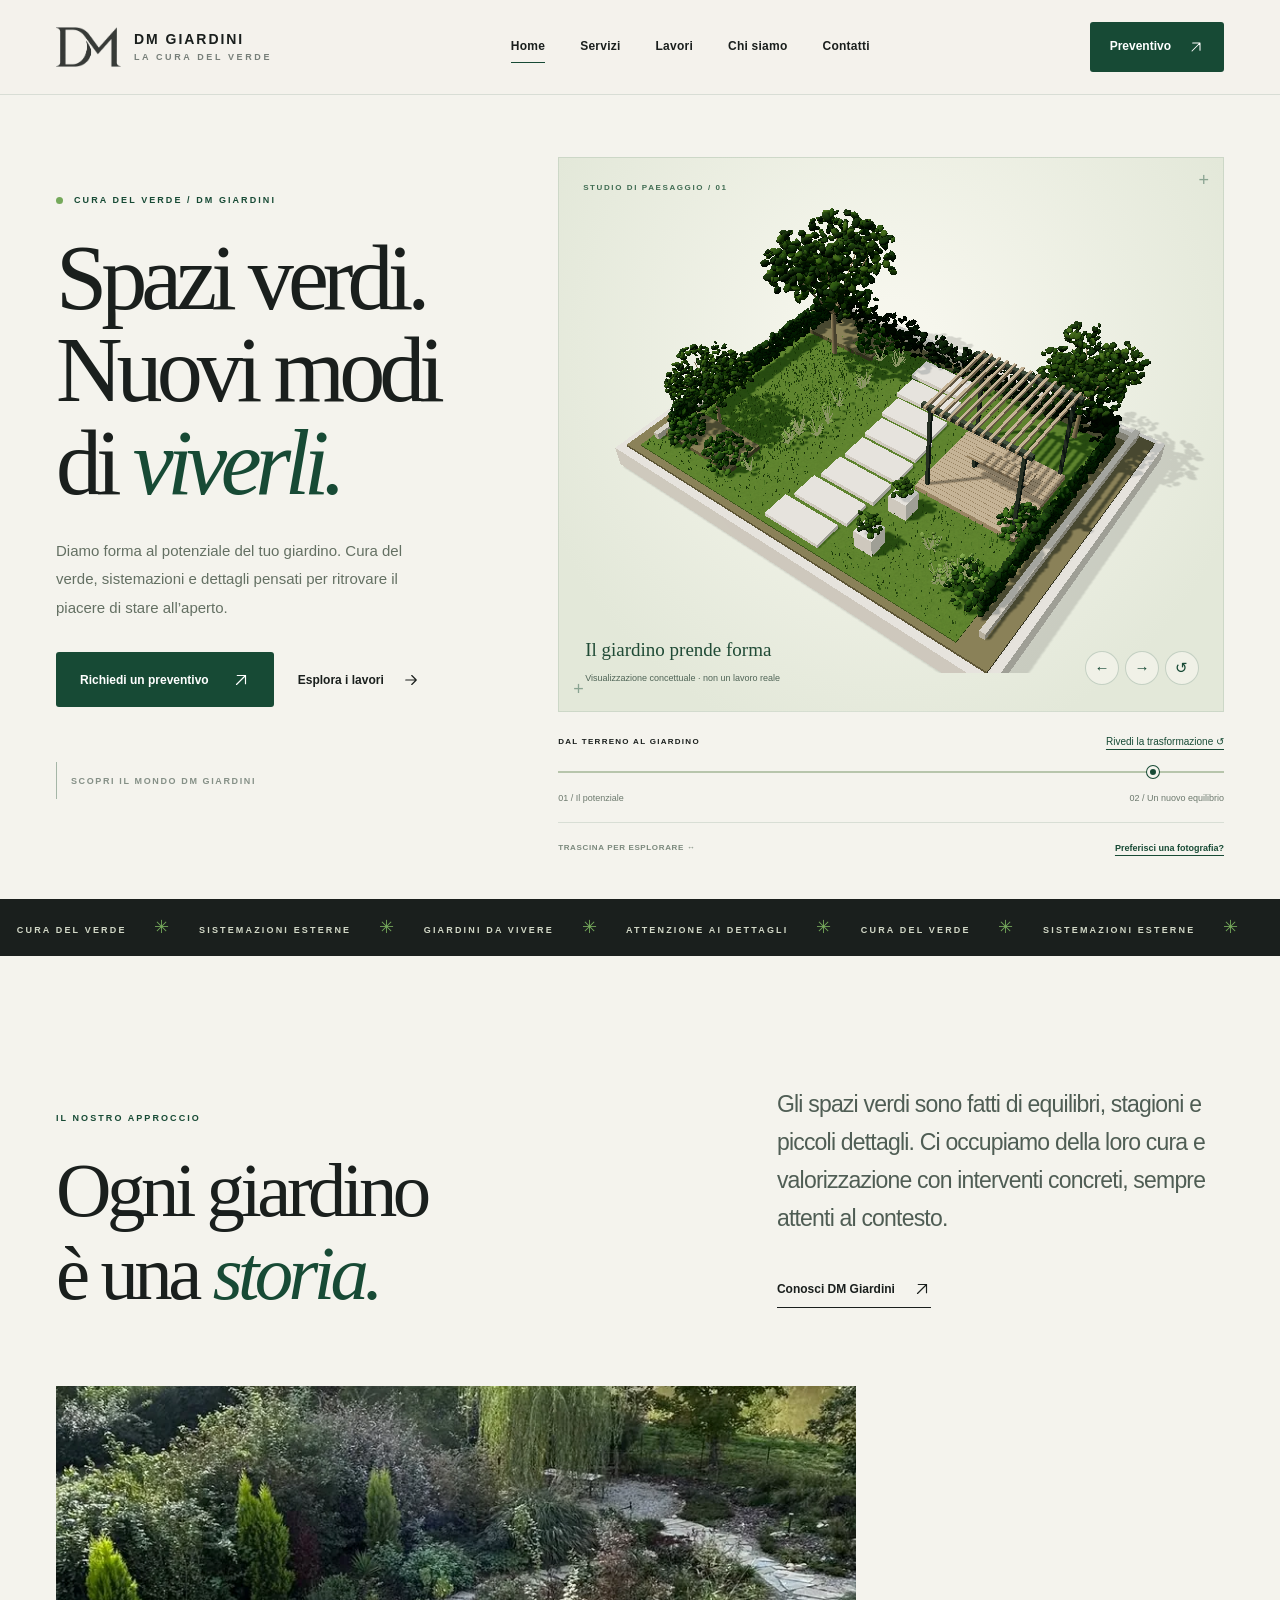
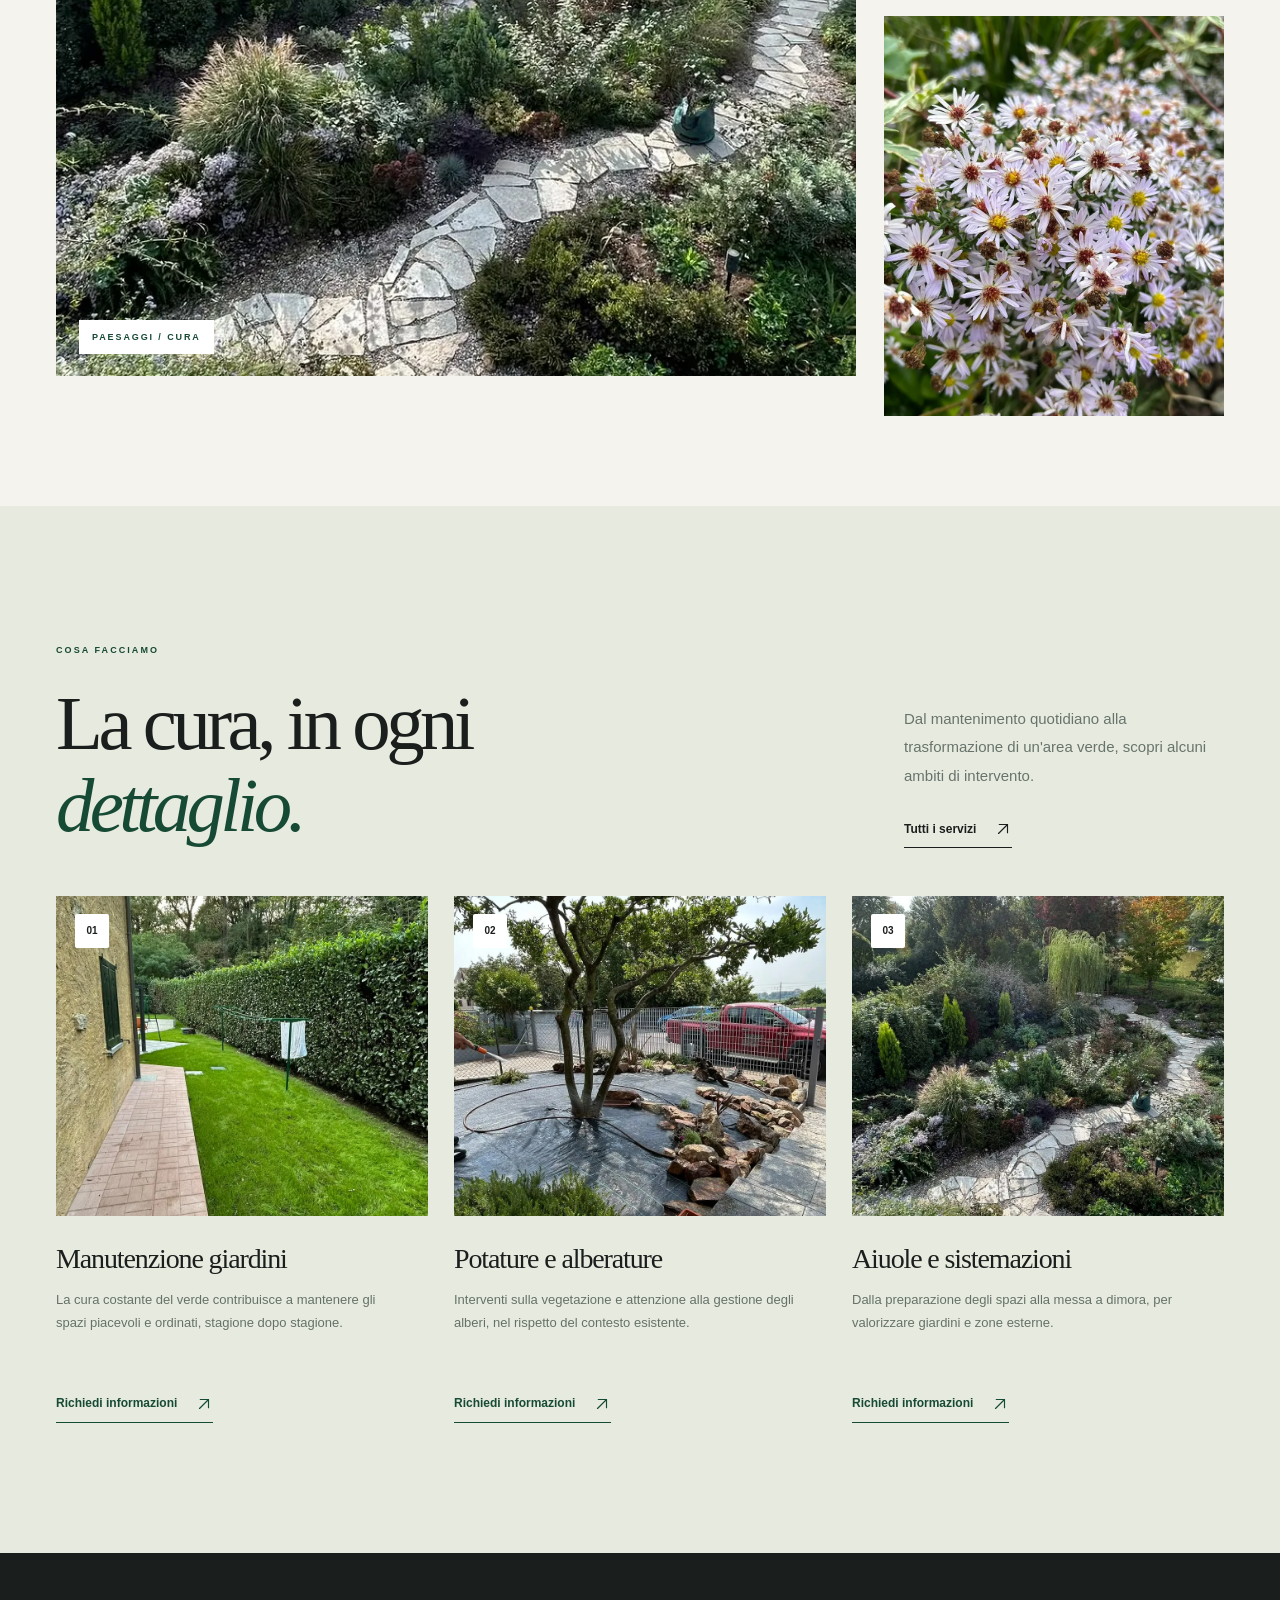
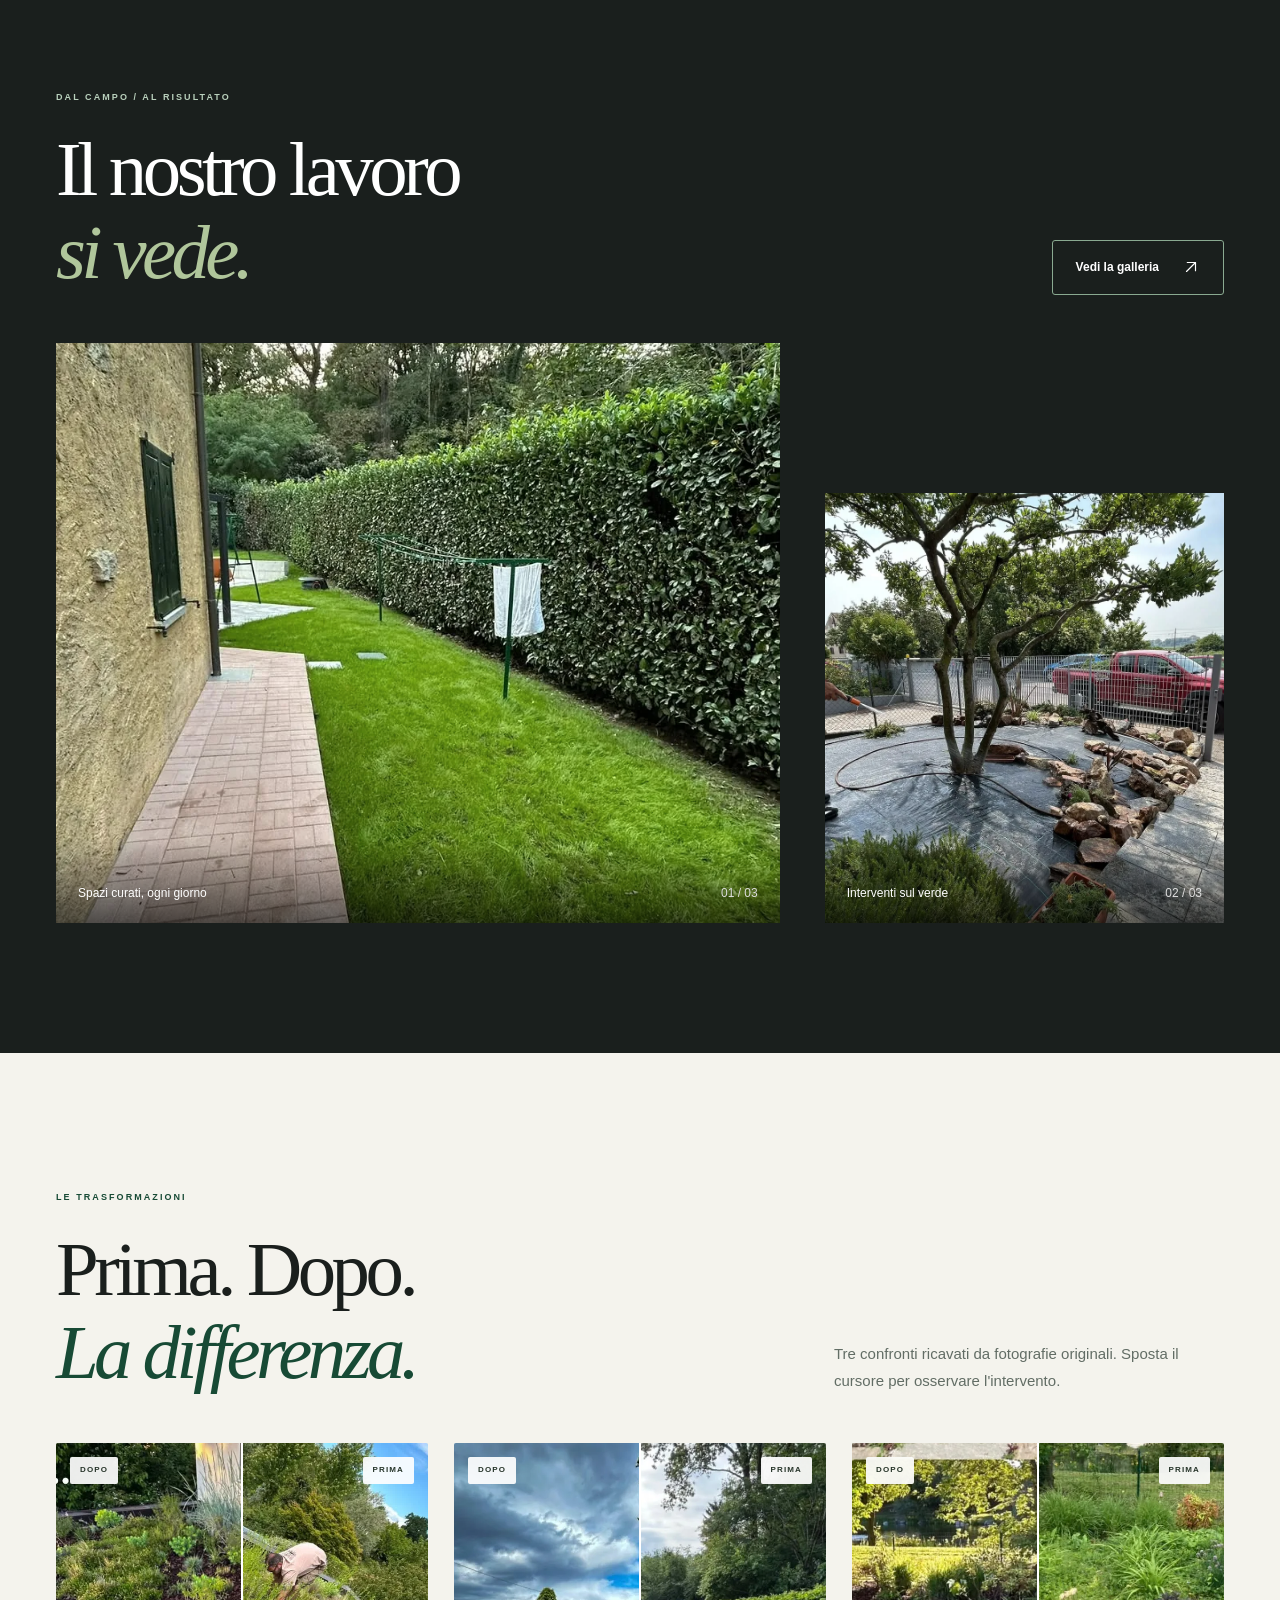
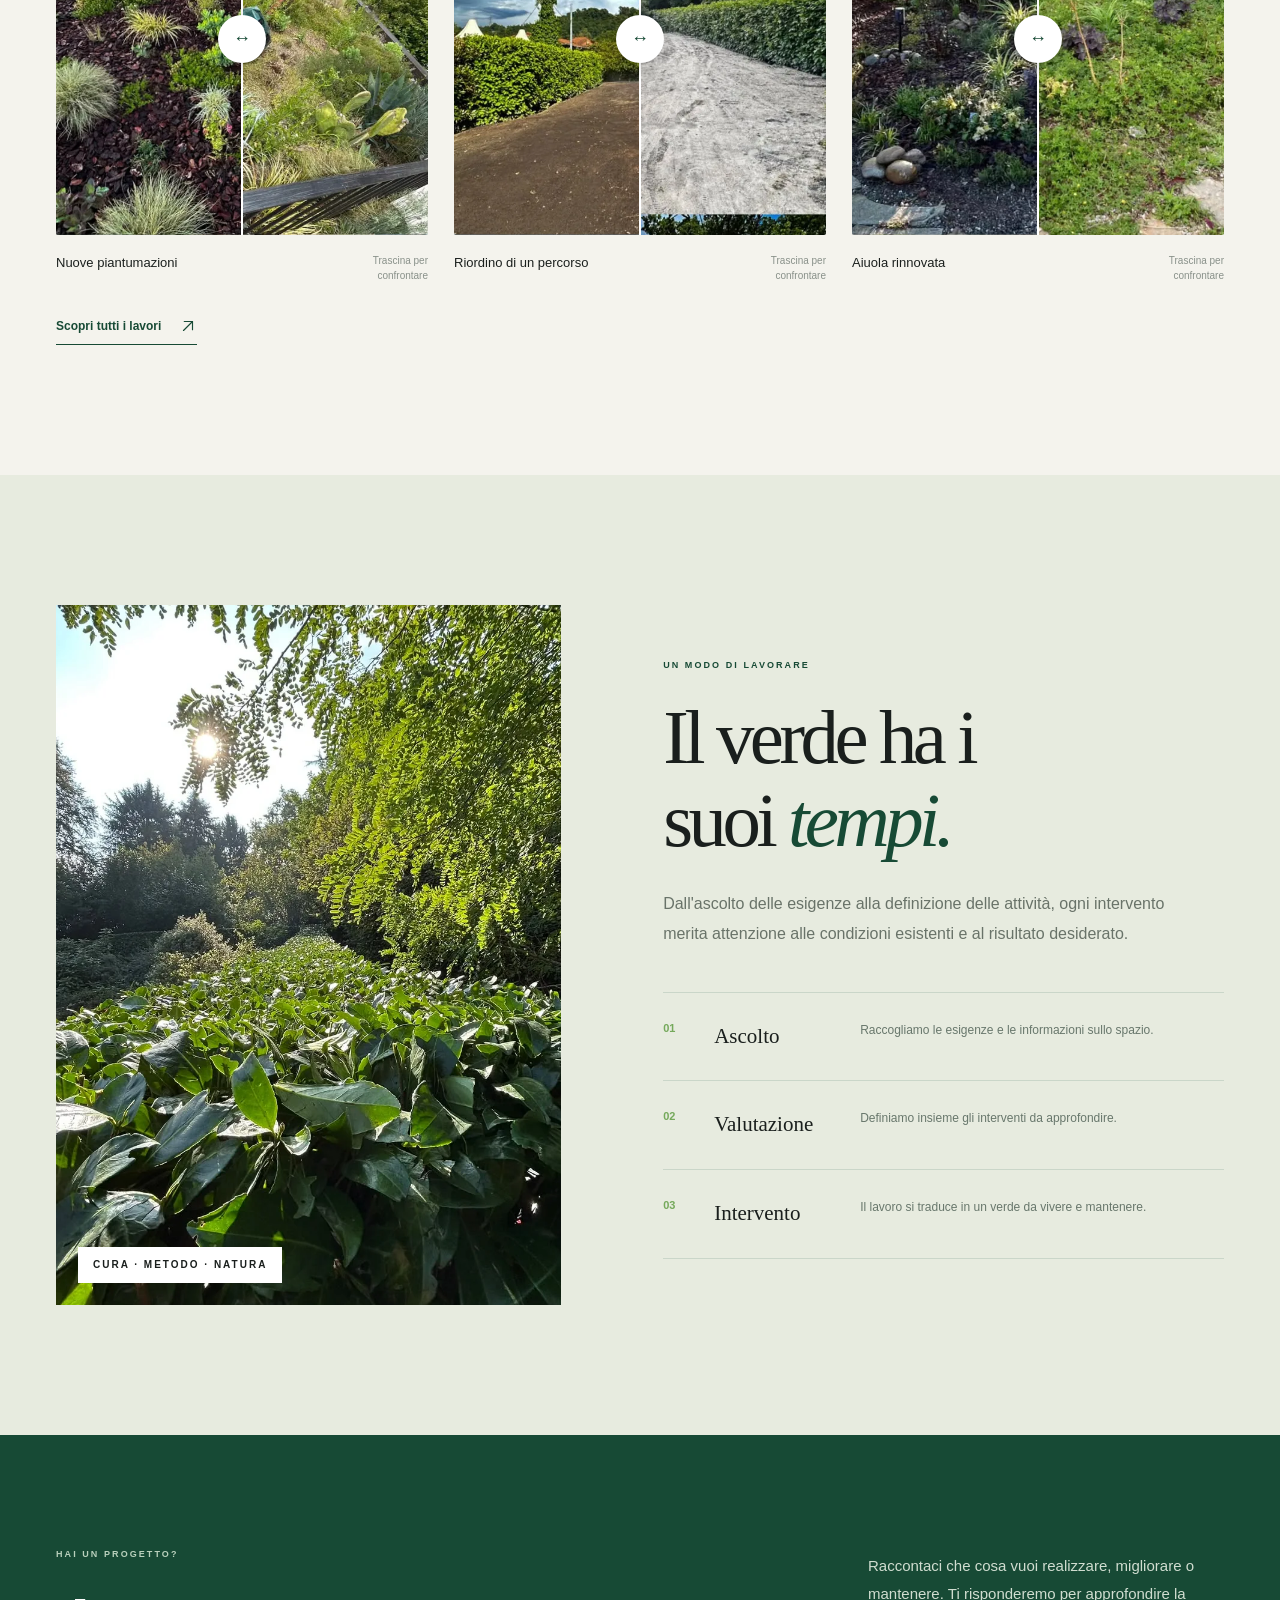
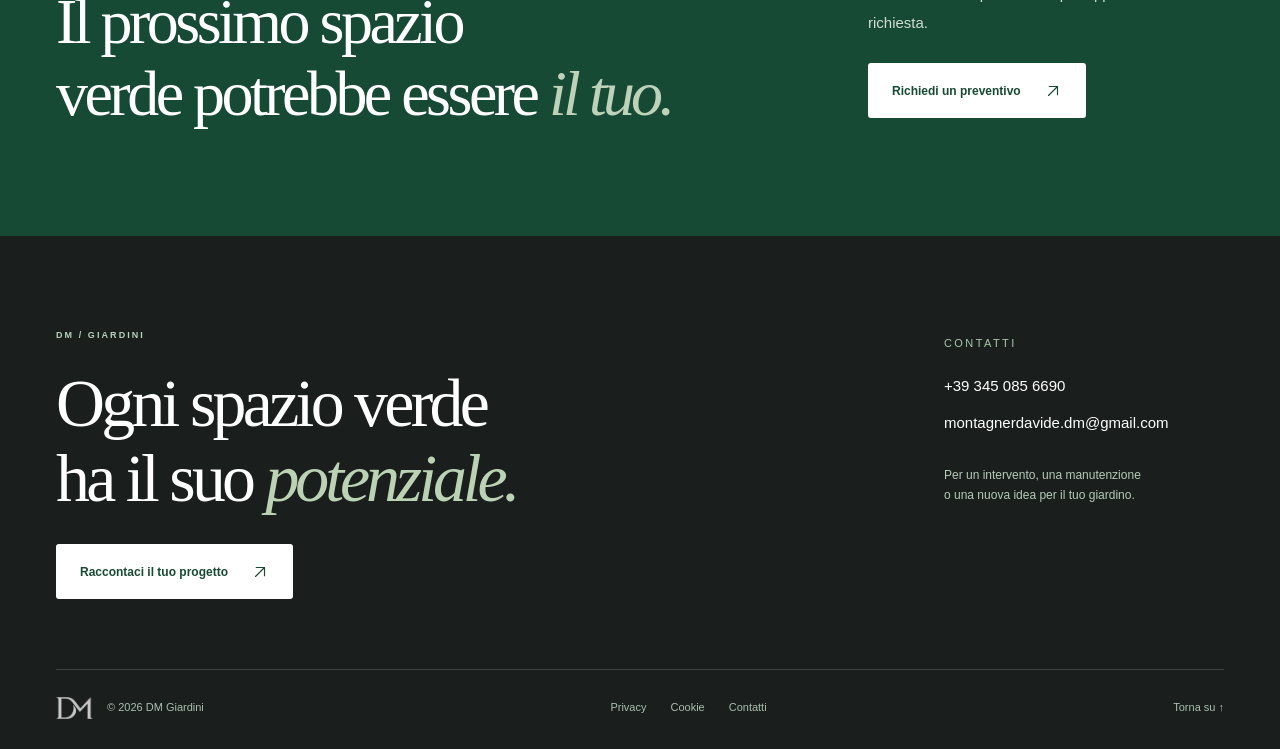
<file: index.html>
<!doctype html>
<html lang="it"><head><meta charset="utf-8"><meta name="robots" content="noindex, nofollow"><meta name="viewport" content="width=device-width, initial-scale=1"><meta name="theme-color" content="#174A35"><meta name="color-scheme" content="light"><meta name="description" content="DM Giardini. Cura, manutenzione e sistemazione di giardini e spazi verdi. Scopri i lavori e richiedi un preventivo personalizzato."><meta property="og:title" content="DM Giardini — Cura e valorizzazione degli spazi verdi"><meta property="og:description" content="DM Giardini. Cura, manutenzione e sistemazione di giardini e spazi verdi. Scopri i lavori e richiedi un preventivo personalizzato."><meta property="og:type" content="website"><meta property="og:image" content="./foto-05.webp"><meta property="og:locale" content="it_IT"><title>DM Giardini — Cura e valorizzazione degli spazi verdi</title><link rel="icon" type="image/png" href="./favicon.png"><style>
:root{--ink:#1A1F1D;--forest:#174A35;--green:#75A95B;--ivory:#FAFAF7;--pale:#F2F6F0;--gray:#7D8580;--line:#DAE2D9;--radius:18px;--container:1312px;--ease:cubic-bezier(.22,.72,.19,1)}*{box-sizing:border-box}html{scroll-behavior:smooth}body{margin:0;background:#fff;color:var(--ink);font-family:Arial,Helvetica,sans-serif;-webkit-font-smoothing:antialiased;font-size:15px;line-height:1.6}a{color:inherit;text-decoration:none}button,input,textarea,select{font:inherit}button{cursor:pointer}img{display:block;max-width:100%}svg{vertical-align:middle}p{margin:0 0 1.2em}h1,h2,h3{margin:0;font-weight:500;line-height:1.1}em{font-family:Georgia,'Times New Roman',serif;font-weight:400;letter-spacing:-.06em}::selection{background:#b3d8a3;color:#142e21}:focus-visible{outline:3px solid var(--green);outline-offset:4px}.skip-link{position:absolute;left:12px;top:-80px;background:#fff;padding:12px 20px;z-index:1000}.skip-link:focus{top:8px}.container{width:min(calc(100% - 112px),var(--container));margin:auto}.site-header{position:relative;z-index:30;background:#fff;border-bottom:1px solid #e8ede7}.header-inner{height:88px;display:flex;align-items:center;justify-content:space-between;gap:25px}.brand{display:flex;align-items:center;gap:13px;min-width:235px}.brand img{width:59px;height:42px;object-fit:contain}.brand-copy{display:flex;flex-direction:column;line-height:1}.brand-copy strong{font-weight:750;letter-spacing:.14em;font-size:14px}.brand-copy small{font-size:9px;font-weight:700;letter-spacing:.29em;margin-top:7px;color:#777f79}.site-nav{display:flex;align-items:center;gap:35px}.site-nav>a:not(.nav-mobile-cta){font-size:12px;font-weight:650;letter-spacing:.02em;position:relative;padding-block:8px}.site-nav>a:not(.nav-mobile-cta):after{content:'';position:absolute;left:0;right:100%;height:1px;background:var(--forest);bottom:2px;transition:right .25s}.site-nav>a:hover:after,.site-nav>a[aria-current=page]:after{right:0}.header-actions{display:flex;align-items:center;gap:15px}.header-cta{background:var(--forest);color:white;display:flex;align-items:center;gap:17px;border-radius:100px;font-size:12px;font-weight:750;padding:13px 17px 13px 21px;white-space:nowrap;transition:transform .2s,background .2s}.header-cta:hover{background:#113526;transform:translateY(-2px)}.menu-toggle,.nav-mobile-cta{display:none}.eyebrow{display:inline-flex;align-items:center;gap:11px;text-transform:uppercase;letter-spacing:.24em;font-size:10px;font-weight:750;color:var(--forest);margin-bottom:25px}.eyebrow-dot:before{content:'';background:var(--green);width:7px;height:7px;border-radius:50%}.eyebrow-light{color:#B9D0BC}.pill{display:inline-flex;align-items:center;justify-content:center;gap:28px;border-radius:100px;min-height:54px;padding:14px 23px;font-size:12px;font-weight:700;line-height:1;transition:transform .22s,background .22s,border .22s;border:1px solid transparent;white-space:nowrap}.pill:hover{transform:translateY(-3px)}.pill-dark{background:var(--forest);color:white}.pill-dark:hover{background:#0e3526}.pill-light{color:var(--forest);background:#fff}.pill-outline-light{color:white;border-color:#8aaa91;background:transparent}.pill-outline-light:hover{background:#fff;color:var(--forest)}.text-link,.arrow-link{display:inline-flex;align-items:center;gap:18px;font-size:12px;font-weight:750;line-height:1.35}.text-link svg,.arrow-link svg{transition:transform .2s}.text-link:hover svg,.arrow-link:hover svg{transform:translate(3px,-2px)}.arrow-link{border-bottom:1px solid currentColor;padding-bottom:9px}.section-pad{padding-block:126px}.display-title{font-size:clamp(46px,6vw,88px);letter-spacing:-.075em;line-height:1.045}.display-title em{color:var(--forest)}.section-heading{display:flex;justify-content:space-between;align-items:end;gap:45px;margin-bottom:48px}.section-heading>div:last-child{max-width:320px}.section-heading>p{max-width:390px;color:#626d65;margin-bottom:0;line-height:1.85}.section-heading>div:last-child p{color:#68736c;line-height:1.9}.section-heading .arrow-link{margin-top:12px}
/* HERO */
.home-hero{background:var(--ivory);overflow:hidden}.hero-grid{display:grid;grid-template-columns:1fr 1.04fr;gap:min(5vw,74px);align-items:center;min-height:695px;padding-block:68px 62px}.hero-copy{padding-top:20px}.hero-copy h1{font-size:clamp(72px,7.4vw,115px);letter-spacing:-.087em;line-height:.98;margin:0 0 30px}.hero-copy h1 em{color:var(--forest)}.hero-copy>p{max-width:480px;font-size:16px;line-height:1.9;color:#657168}.hero-actions{display:flex;align-items:center;gap:29px;margin-top:30px}.hero-down{display:flex;align-items:center;gap:14px;font-size:10px;text-transform:uppercase;letter-spacing:.17em;font-weight:700;color:#859087;margin-top:88px}.line-down{width:1px;height:37px;background:#a5b6a7;display:inline-block}.hero-visual{min-width:0}.hero-model-shell{background:#E4EEE0;border-radius:160px 160px 18px 18px;position:relative;height:555px;overflow:hidden;box-shadow:inset 0 0 0 1px rgba(28,67,42,.04)}.model-topline,.model-bottomline{position:absolute;z-index:4;left:26px;right:26px;display:flex;align-items:center;justify-content:space-between}.model-topline{top:25px}.model-label{font-size:9px;letter-spacing:.19em;font-weight:750;color:#416d53}.model-dot{width:10px;height:10px;border-radius:50%;border:2px solid #5a8364;box-shadow:0 0 0 4px #d2e3d2}.garden-scene{position:absolute;inset:0}.garden-scene canvas{width:100%;height:100%;display:block;touch-action:pan-y;cursor:grab}.garden-scene canvas:active{cursor:grabbing}.garden-fallback{position:absolute;inset:0;z-index:1}.garden-fallback img{width:100%;height:100%;object-fit:cover;opacity:.5}.garden-fallback span{position:absolute;left:28px;bottom:125px;font-family:Georgia,serif;font-style:italic;font-size:30px;color:var(--forest)}.garden-scene.webgl-active .garden-fallback{display:none}.model-bottomline{bottom:25px;align-items:end}.model-bottomline strong{font-size:13px;display:block;line-height:1.3;color:#204b36}.model-subtitle{font-size:10px;color:#577662;display:block;margin-top:5px}.scene-controls{display:flex;gap:4px;position:relative;z-index:5}.scene-controls button{border:1px solid #a5bea8;background:rgba(242,249,237,.6);width:34px;height:34px;border-radius:100px;color:var(--forest);font-size:15px}.scene-controls button:hover{background:white}.hero-caption{display:flex;justify-content:space-between;align-items:center;margin-top:20px;color:#7b897d;font-size:10px;font-weight:700;letter-spacing:.18em;text-transform:uppercase}.ticker{background:var(--forest);color:#C9DFC6;overflow:hidden;white-space:nowrap;height:72px;display:flex;align-items:center}.ticker-track{width:100%;text-align:center;white-space:nowrap}.ticker-track span{font-size:11px;font-weight:700;letter-spacing:.26em}.ticker-track b{color:var(--green);margin:0 23px;font-size:18px;font-weight:400}
/* EDITORIAL */
.intro-section{background:#fff}.intro-grid{display:grid;grid-template-columns:1fr .7fr;gap:90px;align-items:end;margin-bottom:68px}.intro-right{padding-bottom:8px}.large-paragraph{font-size:clamp(18px,2.1vw,26px);line-height:1.6;letter-spacing:-.03em;color:#4f5d54}.intro-right .arrow-link{margin-top:15px}.intro-photo-grid{display:grid;grid-template-columns:1.65fr .8fr;gap:22px;align-items:end}.intro-photo-main{height:530px;position:relative;overflow:hidden}.intro-photo-side{height:360px;overflow:hidden}.intro-photo-grid img,.featured-works img,.approach-image img{width:100%;height:100%;object-fit:cover;transition:transform .7s var(--ease)}.intro-photo-grid>div:hover img,.featured-works figure:hover img{transform:scale(1.04)}.intro-photo-main img{object-position:center 59%}.photo-corner{position:absolute;bottom:22px;left:23px;background:#fff;font-size:9px;font-weight:800;letter-spacing:.21em;padding:10px 13px;color:var(--forest)}.services-section{background:var(--pale)}.services-grid{display:grid;grid-template-columns:repeat(3,minmax(0,1fr));gap:22px}.service-card{background:white;overflow:hidden;border:1px solid #e6ece5}.service-card-image{height:275px;position:relative;overflow:hidden}.service-card-image img{width:100%;height:100%;object-fit:cover;transition:transform .6s}.service-card:hover .service-card-image img{transform:scale(1.045)}.service-number{position:absolute;top:18px;left:19px;width:38px;height:38px;border-radius:50%;background:white;display:grid;place-items:center;font-size:11px;font-weight:750}.service-card-copy{padding:29px 27px 32px}.service-card h3{font-size:25px;letter-spacing:-.04em;line-height:1.2;margin-bottom:12px}.service-card p{color:#657168;line-height:1.8;min-height:82px;font-size:13px}.service-card .arrow-link{margin-top:9px;color:var(--forest)}.featured-works{background:var(--forest);color:#fff}.featured-works .display-title em{color:#b7d4ae}.light-head{align-items:end}.feature-grid{display:grid;grid-template-columns:1.45fr .8fr;gap:24px}.feature-grid figure{margin:0;overflow:hidden;position:relative}.featured-main{height:525px}.featured-side{height:405px;margin-top:120px!important}.feature-grid img{filter:saturate(.88)}.feature-grid figcaption{position:absolute;left:22px;right:22px;bottom:22px;display:flex;justify-content:space-between;align-items:center;padding:12px 14px;background:rgba(255,255,255,.96);font-size:12px;color:#253c2c;font-weight:700}.feature-grid figcaption span{font-weight:500;color:#6d8170}.beforeafter-section{background:#fff}.comparison-grid{display:grid;grid-template-columns:repeat(3,minmax(0,1fr));gap:20px}.comparison-card{min-width:0}.comparison{position:relative;aspect-ratio:1.05;background:#e7ece3;overflow:hidden;--position:50%}.comparison>img{position:absolute;inset:0;width:100%;height:100%;object-fit:cover;object-position:center}.comparison-after{clip-path:inset(0 calc(100% - var(--position)) 0 0)}.comparison-label{position:absolute;top:14px;z-index:2;background:rgba(255,255,255,.92);color:#27352a;font-size:10px;text-transform:uppercase;letter-spacing:.14em;padding:7px 10px;font-weight:800}.before-label{left:14px}.after-label{right:14px}.comparison-line{position:absolute;z-index:3;pointer-events:none;top:0;bottom:0;width:2px;background:white;left:var(--position);transform:translateX(-50%);display:flex;align-items:center;justify-content:center}.comparison-line span{width:38px;height:38px;flex:none;display:grid;place-items:center;border-radius:50%;background:white;color:var(--forest);font-size:18px;box-shadow:0 4px 12px #0002}.comparison input{position:absolute;inset:0;z-index:4;opacity:0;width:100%;height:100%;margin:0;cursor:ew-resize}.comparison input:focus-visible{opacity:.14;background:var(--green)}.comparison-meta{display:flex;justify-content:space-between;align-items:center;gap:8px;margin-top:18px}.comparison-meta strong{font-size:15px}.comparison-meta span{font-size:10px;color:#89918a}.after-link{margin-top:34px;color:var(--forest)}.approach-section{background:var(--pale)}.approach-grid{display:grid;grid-template-columns:.9fr 1fr;gap:clamp(50px,8vw,140px);align-items:center}.approach-image{height:640px;position:relative;overflow:hidden}.approach-image img{object-position:center}.vertical-label{position:absolute;left:22px;bottom:22px;background:white;padding:10px 15px;font-size:10px;letter-spacing:.2em;font-weight:750}.approach-copy>p{max-width:550px;font-size:16px;line-height:1.9;color:#697369;margin-top:26px}.steps{border-top:1px solid #cad6c9;margin-top:42px}.steps>div{display:grid;grid-template-columns:40px 135px 1fr;gap:11px;align-items:start;padding:22px 0;border-bottom:1px solid #cad6c9}.steps span{font-size:11px;font-weight:800;color:var(--green)}.steps strong{font-size:16px}.steps p{font-size:12px;color:#68776c;margin:0;line-height:1.7}.cta-block{background:#173E2F;color:white;padding-block:94px}.cta-grid{display:grid;grid-template-columns:1.3fr .65fr;gap:100px;align-items:center}.cta-grid h2{font-size:clamp(40px,5vw,72px);letter-spacing:-.06em;line-height:1.13}.cta-grid em{color:#bdd2b9}.cta-grid p{color:#d0ddd0;line-height:1.9;margin-bottom:26px}
/* OTHER PAGES */
.page-head{background:var(--ivory);padding:84px 0 86px;overflow:hidden}.page-head-grid{display:grid;grid-template-columns:1.4fr .7fr;gap:70px;align-items:center}.page-head h1{font-size:clamp(63px,7vw,104px);letter-spacing:-.079em;line-height:1.03;margin-bottom:29px}.page-head h1 em{color:var(--forest)}.lead{font-size:17px;line-height:1.9;color:#6a776d;max-width:640px}.page-head-media{width:100%;height:295px;border-radius:200px 200px 6px 6px;overflow:hidden}.page-head-media img{width:100%;height:100%;object-fit:cover}.page-head-mark{height:265px;border-radius:50%;background:#e7eee5;display:grid;place-items:center;font-family:Georgia,serif;font-size:125px;color:#d0ded0}.services-page-grid{margin-bottom:28px}.service-detail-grid{display:grid;grid-template-columns:1fr 1fr;gap:22px}.detail-card{background:var(--pale);padding:31px 31px 0;overflow:hidden}.detail-card>span{color:var(--forest);letter-spacing:.19em;font-size:10px;font-weight:750}.detail-card h2{font-size:30px;letter-spacing:-.04em;margin:20px 0 12px}.detail-card p{color:#607064;max-width:450px}.detail-card img{width:100%;height:260px;object-fit:cover;margin-top:25px}.note-box{display:flex;align-items:center;gap:22px;border-top:1px solid var(--line);margin-top:58px;padding-top:25px}.note-box strong{font-size:19px;white-space:nowrap}.note-box p{margin:0;max-width:530px;color:#667369;font-size:13px}.note-box a{white-space:nowrap;margin-left:auto}.gallery-header{display:flex;justify-content:space-between;align-items:center;gap:30px;margin-bottom:30px}.section-subtitle{font-size:32px;letter-spacing:-.04em}.filters{display:flex;gap:7px;flex-wrap:wrap}.filter{border:1px solid #d9e4d6;background:white;border-radius:100px;padding:10px 18px;font-size:11px;color:#4a5d4e;font-weight:750}.filter:hover,.filter.active{background:var(--forest);color:white;border-color:var(--forest)}.portfolio-grid{display:grid;grid-template-columns:repeat(4,minmax(0,1fr));gap:28px 17px}.portfolio-card[hidden]{display:none}.portfolio-open{width:100%;height:310px;position:relative;display:block;padding:0;border:0;overflow:hidden;background:var(--pale)}.portfolio-open img{width:100%;height:100%;object-fit:cover;transition:transform .55s var(--ease)}.portfolio-open:hover img{transform:scale(1.05)}.portfolio-zoom{position:absolute;right:14px;bottom:14px;width:42px;height:42px;border-radius:50%;display:grid;place-items:center;background:#fff;color:var(--forest)}.portfolio-caption{padding-top:14px}.portfolio-caption h3{font-size:15px;font-weight:700}.portfolio-caption span{font-size:11px;color:#819082}.lightbox{position:fixed;margin:auto;border:0;padding:18px;background:var(--ink);color:white;max-width:min(95vw,1100px);max-height:95vh}.lightbox::backdrop{background:#0c170de6}.lightbox img{max-height:75vh;max-width:85vw;object-fit:contain;margin:auto}.lightbox-toolbar{display:flex;justify-content:space-between;align-items:center;margin-bottom:12px;font-size:10px;letter-spacing:.15em}.lightbox-close{background:transparent;border:1px solid #6c796b;color:white;width:38px;height:38px;border-radius:50%;font-size:25px}.lightbox p{font-size:11px;color:#b9c8ba;margin-top:12px;margin-bottom:0}.media-section{background:var(--pale)}.media-grid{display:grid;grid-template-columns:1fr 1fr;gap:90px;align-items:center}.media-grid p{color:#647166;max-width:390px;margin-top:25px;line-height:1.8}.video-shell{background:#d8e4d5;padding:13px}.video-shell video{width:100%;max-height:500px;display:block;background:#111;object-fit:cover}.video-shell>span{font-size:11px;color:#536553;display:block;padding:10px 0 3px}.about-grid{display:grid;grid-template-columns:1fr 1fr;gap:120px;margin-bottom:75px}.about-grid>div:last-child p:not(.large-paragraph){color:#607064;max-width:500px;line-height:1.9}.about-grid a{margin-top:20px}.two-photo-grid{display:grid;grid-template-columns:1fr 1.4fr;gap:22px}.two-photo-grid img{width:100%;height:500px;object-fit:cover}.contact-grid{display:grid;grid-template-columns:1fr 1fr;gap:22px}.contact-panel{display:block;background:var(--pale);padding:40px 36px;position:relative;min-height:255px;transition:background .25s}.contact-panel:hover{background:#e5eee2}.contact-panel>span{font-size:10px;color:var(--forest);font-weight:750;letter-spacing:.2em}.contact-panel h2{font-size:clamp(24px,2.8vw,41px);letter-spacing:-.055em;margin-top:55px;overflow-wrap:anywhere}.contact-panel h2.mail-heading{font-size:clamp(19px,2.2vw,33px)}.contact-panel p{color:#607064;font-size:13px;margin-top:8px}.contact-panel>svg{position:absolute;right:36px;top:37px}.contact-bottom{display:grid;grid-template-columns:1fr 1fr;gap:80px;align-items:end;padding-top:115px}.contact-bottom p{color:#6b786d;line-height:1.8;max-width:450px}.legal-copy{max-width:900px;margin:auto;font-size:15px;color:#4b584f}.legal-copy h2{font-size:25px;letter-spacing:-.04em;margin:40px 0 14px}.legal-copy p{line-height:1.9}.legal-copy a{text-decoration:underline}.legal-alert{background:#eff4ec;border-left:4px solid var(--forest);padding:25px 29px}.legal-alert strong{color:var(--forest);font-size:16px}.legal-alert p{margin:8px 0 0}.legal-date{border-top:1px solid var(--line);padding-top:18px;margin-top:50px;font-size:12px}
/* QUOTE WIZARD */
.quote-section{background:#fff}.quote-layout{display:grid;grid-template-columns:.65fr 1.1fr;gap:90px;align-items:start}.quote-side-photo{height:380px;margin-bottom:37px;overflow:hidden}.quote-side-photo img{width:100%;height:100%;object-fit:cover}.quote-aside h2{font-size:40px;letter-spacing:-.06em;margin-bottom:17px}.quote-aside p{color:#6c786e;line-height:1.8}.quote-aside .arrow-link{margin-top:17px;color:var(--forest)}.quote-wizard{border:1px solid var(--line);padding:35px 38px 33px;background:#FAFBF8}.wizard-head{display:flex;justify-content:space-between;gap:15px;color:#6d806f;font-size:10px;font-weight:800;letter-spacing:.16em}.progress-track{height:3px;background:#dbe6d9;margin:17px 0 38px}.progress-track span{display:block;height:100%;width:25%;background:var(--forest);transition:width .3s}.wizard-step{border:0;padding:0;margin:0;min-width:0}.wizard-step[hidden]{display:none}.wizard-step legend{padding:0;font-size:32px;letter-spacing:-.05em;line-height:1.2;font-weight:600;margin-bottom:9px}.field-hint{color:#748176;font-size:13px;margin-bottom:28px;line-height:1.75}.choice-grid{display:grid;grid-template-columns:1fr 1fr;gap:13px;margin-bottom:26px}.choice-card{position:relative;background:#fff;border:1px solid #d7e1d5;min-height:155px;padding:20px;display:flex;flex-direction:column;align-items:start;cursor:pointer;transition:all .2s}.choice-card:hover{border-color:#80a884;transform:translateY(-2px)}.choice-card:has(input:checked){border-color:var(--forest);background:#edf5eb;box-shadow:inset 0 0 0 1px var(--forest)}.choice-card input{position:absolute;right:15px;top:15px;accent-color:var(--forest);width:17px;height:17px}.choice-card .choice-icon{font-size:26px;color:var(--forest);line-height:1;margin-bottom:20px}.choice-card strong{font-size:14px;line-height:1.25}.choice-card small{font-size:11px;color:#7d897f;margin-top:6px}.field,.conditional-fields{display:block}.field{margin-bottom:20px}.field>span{font-size:12px;font-weight:700;color:#344637;display:block;margin-bottom:9px}.field input:not([type=checkbox]),.field select,.field textarea{display:block;border:1px solid #d5e0d3;background:white;color:var(--ink);border-radius:0;padding:13px 16px;width:100%;outline:none;min-height:50px}.field textarea{resize:vertical;min-height:155px;line-height:1.6}.field input:focus,.field textarea:focus,.field select:focus{border-color:var(--forest);box-shadow:0 0 0 2px #a9caa57a}.field input::placeholder,.field textarea::placeholder{color:#9aa49b}.form-cols{display:grid;grid-template-columns:1fr 1fr;gap:14px}.conditional-fields[hidden]{display:none}.check-line{display:flex;align-items:flex-start;gap:11px;font-size:12px;color:#4f5e53;line-height:1.75;margin-top:12px}.check-line input{width:17px;height:17px;margin-top:4px;flex:none;accent-color:var(--forest)}.check-line a{text-decoration:underline}.form-footer{border-top:1px solid var(--line);margin-top:26px;padding-top:26px;display:flex;justify-content:space-between;align-items:center;gap:20px}.wizard-back{background:transparent;border:0;padding:10px;color:#516b58;font-size:13px;font-weight:750}.wizard-back[hidden],.form-footer button[hidden]{display:none}.form-footer .pill{margin-left:auto}.summary-note{display:flex;gap:14px;background:#edf5ed;padding:15px 17px;color:#46624c}.summary-note span{width:22px;height:22px;border:1px solid #89aa87;border-radius:50%;display:grid;place-items:center;flex:none;font-size:12px;font-weight:700}.summary-note p{font-size:12px;line-height:1.6;margin:0}.send-feedback{font-size:13px;line-height:1.6;margin-top:14px}.send-feedback:not(:empty){padding:15px;background:#e9f1e6;border-left:3px solid var(--forest)}.send-feedback[data-error=true]{background:#fff0e8;border-color:#8e4c32}.mailto-fallback{font-size:11px;color:#4d6754;margin-top:18px;text-decoration:underline}.honeypot{position:absolute;left:-10000px;opacity:0}.not-found{min-height:100vh;display:flex;flex-direction:column;align-items:center;justify-content:center;text-align:center;gap:20px;background:var(--ivory);padding:24px}.not-found img{width:110px}.not-found h1{font-size:60px;letter-spacing:-.06em}.not-found p{color:#7d8a80}
/* FOOTER */
.site-footer{background:#10291e;color:white;padding:85px 0 26px}.footer-top{display:flex;justify-content:space-between;gap:70px;padding-bottom:90px}.footer-top h2{font-size:clamp(44px,5.3vw,75px);letter-spacing:-.06em;margin-bottom:28px}.footer-top h2 em{color:#bcd2b4}.footer-info{padding-top:16px;min-width:280px}.footer-info h3{font-size:11px;text-transform:uppercase;letter-spacing:.22em;color:#a9c9aa;margin-bottom:25px}.footer-info>a{display:block;font-size:15px;font-weight:700;margin-bottom:13px}.footer-info p{font-size:12px;color:#b6cbb8;margin-top:30px;line-height:1.7}.footer-bottom{border-top:1px solid #456352;display:flex;justify-content:space-between;align-items:center;gap:20px;padding-top:22px;color:#a9bfad;font-size:11px}.footer-brand{display:flex;align-items:center;gap:14px}.footer-brand img{width:37px;height:31px;object-fit:contain;filter:invert(1)}.footer-bottom>div:nth-child(2){display:flex;gap:24px}.footer-bottom a:hover{text-decoration:underline}
/* REVEAL */
.reveal{transition:opacity .8s var(--ease),transform .8s var(--ease)}.js-ready .reveal:not(.is-visible){opacity:0;transform:translateY(23px)}
@media (max-width:1150px){.container{width:min(calc(100% - 72px),var(--container))}.site-nav{gap:21px}.brand{min-width:195px}.header-cta{padding:12px 14px}.hero-copy h1{font-size:clamp(65px,7vw,92px)}.hero-model-shell{height:505px}.hero-grid{gap:36px}.steps>div{grid-template-columns:30px 110px 1fr}.portfolio-grid{grid-template-columns:repeat(3,1fr)}.quote-layout{gap:45px}.quote-wizard{padding:28px}.section-pad{padding-block:105px}}
@media (max-width:850px){.container{width:min(calc(100% - 42px),var(--container))}.site-header{position:sticky;top:0}.header-inner{height:75px}.site-nav{display:none;position:absolute;left:0;right:0;top:75px;background:#fff;padding:24px;box-shadow:0 18px 22px #10291e17;flex-direction:column;align-items:stretch;gap:12px}.site-nav.is-open{display:flex}.site-nav>a{font-size:16px!important;padding:10px!important}.header-cta{display:none}.menu-toggle{display:grid;place-items:center;border:1px solid #d2ded3;background:#fff;border-radius:50%;width:43px;height:43px}.nav-mobile-cta{display:flex;justify-content:space-between;margin-top:6px;background:var(--forest);color:#fff;border-radius:100px;font-weight:700;padding:15px 20px!important}.hero-grid{grid-template-columns:1fr;padding-top:65px;gap:35px}.hero-copy h1{font-size:clamp(70px,11vw,105px)}.hero-copy>p{max-width:600px}.hero-down{margin-top:34px}.hero-model-shell{height:510px;border-radius:160px 160px 18px 18px}.intro-grid,.approach-grid,.about-grid,.contact-bottom,.media-grid{grid-template-columns:1fr;gap:35px}.intro-photo-main{height:430px}.intro-photo-side{height:290px}.services-grid{grid-template-columns:repeat(2,1fr)}.services-grid>.service-card:last-child{grid-column:span 2;display:grid;grid-template-columns:1fr 1fr}.services-grid>.service-card:last-child .service-card-image{height:100%;min-height:310px}.services-grid>.service-card:last-child .service-card-copy{align-self:center}.feature-grid{grid-template-columns:1fr 1fr}.featured-main{height:430px}.featured-side{height:340px;margin-top:90px!important}.comparison-grid{grid-template-columns:1fr 1fr}.comparison-card:last-child{grid-column:span 2;max-width:480px}.cta-grid{gap:50px}.approach-image{height:470px}.quote-layout{grid-template-columns:1fr}.quote-aside{display:grid;grid-template-columns:190px 1fr;column-gap:30px;align-items:center}.quote-side-photo{grid-row:span 4;height:240px;margin:0}.quote-aside h2{font-size:30px}.quote-aside .eyebrow{margin-bottom:0}.page-head-grid{grid-template-columns:1.3fr .7fr;gap:30px}.page-head h1{font-size:clamp(60px,8vw,85px)}.portfolio-grid{grid-template-columns:repeat(2,1fr)}.section-pad{padding-block:88px}.footer-top{gap:45px}}
@media (max-width:590px){.container{width:min(calc(100% - 34px),var(--container))}.brand{gap:8px;min-width:0}.brand img{width:47px;height:35px}.brand-copy strong{font-size:12px}.brand-copy small{font-size:8px;letter-spacing:.17em}.hero-grid{padding-block:48px 35px;gap:45px}.hero-copy .eyebrow{font-size:9px}.hero-copy h1{font-size:clamp(60px,15vw,83px);margin-bottom:22px}.hero-copy>p{font-size:14px;line-height:1.75}.hero-actions{gap:17px;flex-wrap:wrap}.pill{min-height:50px;padding:13px 18px;gap:13px}.hero-down{margin-top:36px}.hero-model-shell{height:420px;border-radius:110px 110px 16px 16px}.model-topline,.model-bottomline{left:17px;right:17px}.model-topline{top:16px}.model-bottomline{bottom:15px}.model-bottomline strong{font-size:11px}.model-subtitle{font-size:9px}.model-label{font-size:8px}.hero-caption{font-size:9px}.ticker{height:59px}.ticker-track{text-align:left;transform:translateX(-6%)}.ticker-track span{font-size:9px;letter-spacing:.17em}.ticker-track b{margin:0 13px}.section-pad{padding-block:74px}.eyebrow{margin-bottom:16px}.display-title{font-size:clamp(49px,10.5vw,65px)}.intro-grid{gap:20px;margin-bottom:34px}.large-paragraph{font-size:19px}.intro-photo-grid{grid-template-columns:1fr .58fr;gap:9px;align-items:end}.intro-photo-main{height:325px}.intro-photo-side{height:230px}.photo-corner{font-size:7px;left:11px;bottom:11px;padding:8px}.section-heading{align-items:start;gap:22px;flex-direction:column;margin-bottom:30px}.section-heading>div:last-child{max-width:none}.services-grid{grid-template-columns:1fr;gap:16px}.services-grid>.service-card:last-child{grid-column:auto;display:block}.services-grid>.service-card:last-child .service-card-image,.service-card-image{height:245px;min-height:0}.service-card-copy{padding:22px}.service-card p{min-height:0}.feature-grid{grid-template-columns:1fr;gap:20px}.featured-main{height:400px}.featured-side{height:260px;margin:0!important}.comparison-grid{grid-template-columns:1fr;gap:28px}.comparison-card:last-child{grid-column:auto;max-width:none}.comparison{aspect-ratio:1.18}.comparison-meta span{font-size:9px}.approach-image{height:365px}.steps>div{grid-template-columns:27px 95px 1fr;gap:8px}.steps p{font-size:11px}.cta-block{padding-block:72px}.cta-grid{grid-template-columns:1fr;gap:27px}.cta-grid h2{font-size:47px}.page-head{padding:57px 0}.page-head-grid{grid-template-columns:1fr;gap:30px}.page-head h1{font-size:clamp(59px,13vw,76px)}.page-head-media{height:190px;border-radius:120px 120px 6px 6px}.page-head-mark{display:none}.lead{font-size:14px}.service-detail-grid,.two-photo-grid,.contact-grid{grid-template-columns:1fr}.two-photo-grid img{height:330px}.note-box{display:block}.note-box p{margin:11px 0}.note-box a{margin:14px 0 0}.gallery-header{align-items:start;flex-direction:column}.portfolio-grid{grid-template-columns:1fr 1fr;gap:23px 13px}.portfolio-open{height:235px}.portfolio-caption h3{font-size:13px}.portfolio-caption span{font-size:10px}.filters{gap:6px}.filter{padding:8px 11px;font-size:10px}.media-grid{gap:32px}.contact-panel{min-height:215px;padding:27px}.contact-panel h2{margin-top:58px;font-size:31px}.contact-panel .mail-heading{font-size:21px}.contact-bottom{padding-top:68px}.quote-layout{gap:40px}.quote-aside{display:block}.quote-side-photo{height:220px;margin-bottom:20px}.quote-aside h2{font-size:31px}.quote-wizard{padding:20px 17px}.wizard-head{font-size:9px}.wizard-step legend{font-size:28px}.choice-grid{gap:9px}.choice-card{min-height:145px;padding:15px 13px}.choice-card strong{font-size:12px}.choice-card small{font-size:10px}.choice-card .choice-icon{font-size:23px}.form-cols{grid-template-columns:1fr;gap:0}.check-line{font-size:11px}.footer-top{display:block;padding-bottom:58px}.footer-info{padding-top:55px}.footer-bottom{flex-wrap:wrap}.footer-bottom>div:nth-child(2){width:100%;order:3;gap:20px}.legal-copy{font-size:14px}.not-found h1{font-size:42px}}
@media (max-width:390px){.hero-copy h1{font-size:59px}.hero-model-shell{height:365px}.model-bottomline{display:block}.scene-controls{position:absolute;right:0;bottom:0}.portfolio-grid{grid-template-columns:1fr}.portfolio-open{height:300px}.choice-grid{grid-template-columns:1fr}.choice-card{min-height:105px;padding-left:60px}.choice-icon{position:absolute;left:16px;top:27px}.choice-card strong{margin-top:20px}.choice-card input{top:20px}.footer-top h2{font-size:42px}}
@media (prefers-reduced-motion:reduce){*,*::before,*::after{animation-duration:.01ms!important;scroll-behavior:auto!important;transition-duration:.01ms!important}.js-ready .reveal{opacity:1!important;transform:none!important}}

/* Preview: copy text fallback when no configured mail client is available. */
.quote-copy { border: 1px solid #b5c7b6; background: transparent; color: #174a35; border-radius: 999px; font: inherit; padding: .65rem 1.1rem; margin: .55rem 0 0; cursor: pointer; }
.quote-copy:hover, .quote-copy:focus-visible { background: #eaf4e8; outline-offset: 3px; }

</style><style>
/* DM Giardini / Edizione architettonica */
:root{--ivory:#f4f3ed;--pale:#eef0e8;--container:1440px;--ease:cubic-bezier(.2,.75,.2,1)}
body{background:var(--ivory)}
.container{width:min(calc(100% - 112px),var(--container))}
.site-header{background:#f4f3edf5;border-bottom:1px solid #174a3520}
.header-inner{height:94px}.brand img{width:65px;height:47px}.header-cta{border-radius:3px;padding:15px 20px}
.home-hero{position:relative;background:var(--ivory)}
.hero-grid{grid-template-columns:.84fr 1.16fr;gap:20px;min-height:760px;padding:62px 0 40px;align-items:center}
.hero-copy{position:relative;z-index:2;padding:0 0 30px}
.hero-copy h1{font-family:Georgia,'Times New Roman',serif;font-size:clamp(70px,7.2vw,118px);font-weight:400;letter-spacing:-.065em;line-height:1.0;margin-bottom:28px}
.hero-copy h1 em{color:var(--forest);letter-spacing:-.07em}
.hero-copy>p{font-size:15px;line-height:1.9;max-width:385px;color:#647063}
.hero-actions{gap:24px;flex-wrap:wrap}.pill{border-radius:3px;min-height:55px;font-weight:600;gap:23px}.pill svg{transition:transform .3s}.pill:hover svg{transform:translate(3px,-3px)}
.hero-down{margin-top:55px;font-size:9px;letter-spacing:.18em}
.hero-visual{position:relative}.hero-model-shell{height:555px;overflow:hidden;border-radius:0;background:radial-gradient(ellipse at 50% 35%,#f6f6ed 10%,#e3e8d9 80%);box-shadow:none;border:1px solid #174a351c}
.hero-model-shell:before,.hero-model-shell:after{content:'+';position:absolute;z-index:4;color:#174a3570;pointer-events:none;font-size:18px;line-height:1;right:14px;top:13px}
.hero-model-shell:after{top:auto;right:auto;left:14px;bottom:13px}
.model-topline{top:24px;left:24px;right:28px}.model-label{font-size:8px;letter-spacing:.2em}.model-dot{display:none}
.model-bottomline{left:26px;right:24px;bottom:26px}.model-bottomline strong{font-family:Georgia,serif;font-size:19px;font-weight:400}.model-subtitle{font-size:9px;color:#4f6456;margin-top:8px}
.scene-controls{gap:6px}.scene-controls button{border-color:#174a3533;background:#f5f5ecba;width:34px;height:34px}
.garden-scene{inset:20px 0 38px}.garden-fallback img{opacity:1}.garden-fallback span{display:none}.garden-scene:not(.webgl-active){inset:60px 20px 100px}
.garden-timeline{padding:19px 0 0}.garden-timeline>div{display:flex;align-items:center;justify-content:space-between;gap:10px}.garden-timeline label{font-size:8px;letter-spacing:.16em;font-weight:700}
.garden-timeline button,.hero-caption button{border:0;padding:3px 0;background:transparent;color:var(--forest);font-size:10px;text-decoration:underline;text-underline-offset:4px}
.garden-timeline input{display:block;appearance:none;-webkit-appearance:none;width:100%;height:2px;background:#b7c5ac;accent-color:var(--forest);margin:18px 0;cursor:ew-resize}
.garden-timeline input::-webkit-slider-thumb{appearance:none;width:12px;height:12px;background:var(--forest);border:3px solid var(--ivory);box-shadow:0 0 0 1px var(--forest);border-radius:50%}
.garden-timeline input::-moz-range-thumb{width:10px;height:10px;background:var(--forest);border:2px solid white;border-radius:50%}
.timeline-labels{font-size:9px;color:#6c796d}.hero-caption{margin-top:17px;padding-top:15px;border-top:1px solid #174a3520;font-size:8px;letter-spacing:.08em}.hero-caption button{font-size:9px;letter-spacing:0}
button:disabled,input:disabled{opacity:.4;cursor:default}
.ticker{height:57px;background:#1a1f1d;color:#d2d8c7}.ticker-track span{font-size:9px;letter-spacing:.24em}
.section-pad{padding-block:130px}.eyebrow{font-size:9px;letter-spacing:.23em;font-weight:600}
.display-title{font-family:Georgia,'Times New Roman',serif;font-size:clamp(51px,6vw,90px);font-weight:400;letter-spacing:-.058em;line-height:1.08}
.intro-section,.beforeafter-section{background:var(--ivory)}.intro-grid{grid-template-columns:1fr .72fr;gap:100px;margin-bottom:70px}.large-paragraph{font-size:23px;line-height:1.65;letter-spacing:-.035em}
.intro-photo-main{height:590px}.intro-photo-side{height:400px}.intro-photo-grid{gap:28px;grid-template-columns:1.65fr .7fr}.intro-photo-side{transform:translateY(40px)}
.services-section{background:#e7ebdf}.services-grid{gap:26px}.service-card{border:0;background:transparent;transition:transform .6s var(--ease),box-shadow .6s var(--ease)}.service-card-image{height:320px}.service-number{border-radius:2px;font-size:10px;width:34px;height:34px}.service-card-copy{padding:26px 0 0}.service-card h3{font-family:Georgia,serif;font-size:28px;font-weight:400}.service-card p{max-width:345px;font-size:13px}.service-card:hover{transform:translateY(-7px)}
.featured-works{background:#1a1f1d}.featured-works .display-title em{color:#b0c69b}.feature-grid{gap:45px}.featured-main{height:580px}.featured-side{height:430px;margin-top:150px!important}.feature-grid figcaption{background:transparent;color:white;left:0;right:0;bottom:0;padding:45px 22px 20px;background:linear-gradient(transparent,#0009);font-weight:400}.feature-grid figcaption span{color:#ddd}
.comparison{aspect-ratio:.95;border-radius:2px}.comparison-line span{width:48px;height:48px;box-shadow:0 2px 20px #0003}.comparison-label{font-size:8px;border-radius:2px;backdrop-filter:blur(8px)}.before-label{left:auto;right:14px}.after-label{right:auto;left:14px}.comparison:focus-within{outline:3px solid var(--forest);outline-offset:5px}.comparison-meta{align-items:start}.comparison-meta strong{font-size:13px;font-weight:500}.comparison-meta span{max-width:80px;text-align:right;line-height:1.5}.comparison-grid{gap:26px}
.approach-section{background:#e7ebdf}.approach-image{height:700px}.steps>div{padding-block:27px}.steps strong{font-family:Georgia,serif;font-weight:400;font-size:21px}
.cta-block{background:#174a35;padding-block:105px}.cta-grid h2,.footer-top h2{font-family:Georgia,serif;letter-spacing:-.055em;font-weight:400}.site-footer{background:#1a1f1d}.footer-top{padding-bottom:70px}.footer-info>a{font-weight:400}.footer-bottom{border-color:#ffffff26}
.page-head{background:var(--ivory);border-bottom:1px solid #174a351c;padding-block:100px}.page-head h1{font-family:Georgia,serif;font-weight:400;letter-spacing:-.06em}.page-head-media{height:350px;border-radius:0}.page-head-mark{border-radius:0;color:#bec8b4;background:#e7ebdf;font-style:italic}.lead{font-size:16px;max-width:540px}
.detail-card{background:#e7ebdf}.detail-card h2{font-family:Georgia,serif;font-size:37px;font-weight:400}.contact-panel{background:#e7ebdf}.quote-section{background:var(--ivory)}.quote-wizard{background:#fff;border-color:#174a3530;box-shadow:0 25px 70px #174a3507}.wizard-step legend{font-family:Georgia,serif;font-weight:400;font-size:37px}.progress-track{height:2px}.choice-card{border-radius:2px}.quote-copy,.filter{border-radius:2px}.field input,.field select,.field textarea{border-radius:2px!important}
.portfolio-grid{grid-template-columns:repeat(3,minmax(0,1fr));gap:45px 25px}.portfolio-open{height:350px}.portfolio-card:nth-child(6n+1){grid-column:span 2}.portfolio-card:nth-child(6n+1) .portfolio-open{height:450px}.portfolio-card:nth-child(6n+2) .portfolio-open{height:450px}.portfolio-zoom{transition:transform .3s,background .3s}.portfolio-open:hover .portfolio-zoom{transform:rotate(45deg);background:#d7e7cc}.portfolio-caption h3{font-family:Georgia,serif;font-size:22px;font-weight:400}.portfolio-caption span{letter-spacing:.03em}
.lightbox{width:min(1200px,95vw);max-height:96vh;padding:20px 25px;border-radius:3px;overflow:auto}.lightbox img{max-height:73vh;min-height:100px;transition:opacity .22s}.lightbox-nav{display:flex;align-items:center;justify-content:space-between;gap:20px;padding-top:17px}.lightbox-nav button{border:1px solid #ffffff40;color:white;background:transparent;padding:9px 19px;border-radius:2px}.lightbox-nav span{font-size:10px;color:#c8d3c4}.lightbox-toolbar{letter-spacing:.15em}.lightbox::backdrop{backdrop-filter:blur(9px);background:#101b13ed}
.page-head .eyebrow,.hero-copy .eyebrow{animation:soft-in .8s both}.hero-copy h1{animation:soft-in 1.2s .1s both}.hero-copy>p,.hero-actions{animation:soft-in 1.2s .25s both}
@keyframes soft-in{from{opacity:0;transform:translateY(18px)}to{opacity:1;transform:none}}
.reveal{transition:opacity 1s var(--ease),transform 1s var(--ease)}.js-ready .reveal:not(.is-visible){transform:translateY(35px)}
@media(min-width:851px){.service-card:nth-child(2){transition-delay:.08s}.service-card:nth-child(3){transition-delay:.16s}.page-head h1{max-width:1000px}}
@media(max-width:1150px){.container{width:calc(100% - 64px)}.hero-grid{grid-template-columns:.9fr 1.1fr;gap:15px}.hero-copy h1{font-size:78px}.hero-model-shell{height:500px}.hero-actions{gap:18px}.section-pad{padding-block:100px}.service-card-image{height:260px}.intro-photo-main{height:500px}.intro-photo-side{height:330px}.brand{min-width:200px}.site-nav{gap:20px}}
@media(max-width:850px){.container{width:calc(100% - 42px)}.header-inner{height:75px}.hero-grid{grid-template-columns:1fr;padding-top:50px;gap:10px}.hero-copy{padding-bottom:25px}.hero-copy h1{font-size:clamp(75px,11vw,105px)}.hero-copy>p{max-width:500px}.hero-down{display:none}.hero-model-shell{height:520px}.hero-visual{margin-top:15px}.intro-grid{grid-template-columns:1fr;gap:25px}.intro-photo-main{height:430px}.intro-photo-side{height:280px}.service-card h3{font-size:26px}.featured-main{height:460px}.featured-side{height:350px;margin-top:110px!important}.feature-grid{gap:25px}.portfolio-grid{grid-template-columns:repeat(2,minmax(0,1fr))}.portfolio-card:nth-child(6n+1){grid-column:auto}.portfolio-open,.portfolio-card:nth-child(6n+1) .portfolio-open,.portfolio-card:nth-child(6n+2) .portfolio-open{height:350px}.page-head{padding-block:70px}.page-head-media{height:300px}.approach-image{height:500px}.comparison{aspect-ratio:1.1}}
@media(max-width:590px){.container{width:calc(100% - 36px)}.hero-grid{padding-top:40px;padding-bottom:30px}.hero-copy h1{font-size:clamp(63px,15vw,86px);line-height:1.02}.hero-copy .eyebrow{font-size:8px;margin-bottom:23px}.hero-copy>p{font-size:14px}.hero-actions{margin-top:25px;gap:20px}.hero-model-shell{height:420px}.garden-scene{inset:12px 0 65px}.model-topline{left:18px;top:19px}.model-bottomline{left:18px;right:18px;bottom:22px;display:flex}.model-bottomline strong{font-size:16px}.model-subtitle{font-size:8px;max-width:190px}.scene-controls{position:static;gap:4px}.scene-controls button{width:29px;height:29px}.hero-caption{font-size:8px}.garden-timeline label{font-size:7px}.garden-timeline button{font-size:9px}.section-pad{padding-block:75px}.display-title{font-size:54px}.large-paragraph{font-size:20px}.intro-photo-grid{gap:12px}.intro-photo-main{height:330px}.intro-photo-side{height:230px;transform:translateY(15px)}.intro-grid{margin-bottom:35px}.service-card-copy{padding:22px 3px 12px}.service-card-image{height:280px}.services-grid{gap:27px}.featured-main{height:420px}.featured-side{height:290px;margin:0!important}.comparison{aspect-ratio:1.1}.comparison-meta span{max-width:none}.approach-image{height:420px}.steps strong{font-size:18px}.cta-block{padding-block:75px}.cta-grid h2{font-size:48px}.page-head{padding-block:55px}.page-head h1{font-size:62px}.page-head-media{height:240px}.portfolio-grid{gap:28px 12px}.portfolio-open,.portfolio-card:nth-child(6n+1) .portfolio-open,.portfolio-card:nth-child(6n+2) .portfolio-open{height:235px}.portfolio-caption h3{font-size:19px}.portfolio-caption span{font-size:9px}.portfolio-zoom{width:32px;height:32px;bottom:10px;right:10px}.lightbox{padding:14px}.lightbox-nav button{padding:9px 12px}.wizard-step legend{font-size:30px}.quote-wizard{padding:24px 18px}.footer-info{min-width:0}.footer-info>a{overflow-wrap:anywhere}.footer-top h2{font-size:45px}.comparison-grid{gap:30px}}
@media(prefers-reduced-motion:reduce){html{scroll-behavior:auto}.reveal,.hero-copy h1,.hero-copy>p,.hero-actions{animation:none!important;transform:none!important;transition:none!important}.intro-photo-grid img{transform:none!important}}

</style></head>
<body class="home-page"><a class="skip-link" href="#main">Vai al contenuto</a><header class="site-header" id="top"><div class="container header-inner"><a class="brand" href="./index.html" aria-label="DM Giardini, homepage"><img src="[data-uri]" alt="" width="58" height="39"><span class="brand-copy"><strong>DM GIARDINI</strong><small>LA CURA DEL VERDE</small></span></a><nav class="site-nav" id="main-nav" aria-label="Navigazione principale"><a href="./index.html" aria-current="page">Home</a><a href="./servizi.html" >Servizi</a><a href="./lavori.html" >Lavori</a><a href="./chi-siamo.html" >Chi siamo</a><a href="./contatti.html" >Contatti</a><a class="nav-mobile-cta" href="./preventivo.html">Richiedi un preventivo <svg aria-hidden="true" width="15" height="15" viewBox="0 0 24 24" fill="none" stroke="currentColor" stroke-width="1.55" stroke-linecap="round" stroke-linejoin="round"><path d="M6 18 18 6M7 6h11v11"/></svg></a></nav><div class="header-actions"><a class="header-cta" href="./preventivo.html">Preventivo <svg aria-hidden="true" width="16" height="16" viewBox="0 0 24 24" fill="none" stroke="currentColor" stroke-width="1.55" stroke-linecap="round" stroke-linejoin="round"><path d="M6 18 18 6M7 6h11v11"/></svg></a><button type="button" class="menu-toggle" aria-controls="main-nav" aria-expanded="false" aria-label="Apri menu"><svg aria-hidden="true" width="24" height="24" viewBox="0 0 24 24" fill="none" stroke="currentColor" stroke-width="1.55" stroke-linecap="round" stroke-linejoin="round"><path d="M4 7h16M4 13h16M4 19h16"/></svg></button></div></div></header>
<main id="main">
<section class="home-hero"><div class="container hero-grid"><div class="hero-copy"><span class="eyebrow eyebrow-dot">CURA DEL VERDE / DM GIARDINI</span><h1>Spazi verdi.<br>Nuovi modi<br>di <em>viverli.</em></h1><p>Diamo forma al potenziale del tuo giardino. Cura del verde, sistemazioni e dettagli pensati per ritrovare il piacere di stare all’aperto.</p><div class="hero-actions"><a href="./preventivo.html" class="pill pill-dark">Richiedi un preventivo <svg aria-hidden="true" width="18" height="18" viewBox="0 0 24 24" fill="none" stroke="currentColor" stroke-width="1.55" stroke-linecap="round" stroke-linejoin="round"><path d="M6 18 18 6M7 6h11v11"/></svg></a><a href="./lavori.html" class="text-link">Esplora i lavori <svg aria-hidden="true" width="18" height="18" viewBox="0 0 24 24" fill="none" stroke="currentColor" stroke-width="1.55" stroke-linecap="round" stroke-linejoin="round"><path d="M5 12h14M13 6l6 6-6 6"/></svg></a></div><div class="hero-down"><span class="line-down" aria-hidden="true"></span><span>Scopri il mondo DM Giardini</span></div></div><div class="hero-visual"><div class="hero-model-shell"><div class="model-topline"><span class="model-label">STUDIO DI PAESAGGIO / 01</span><span class="model-dot" aria-hidden="true"></span></div><div id="garden-scene" class="garden-scene" aria-label="Modello tridimensionale interattivo di giardino con alberi, piante e camminamenti"><div class="garden-fallback"><img src="./foto-05.webp" alt="Giardino e percorso in pietra tra le piante"><span>Uno spazio da vivere.</span></div></div><div class="model-bottomline"><div><strong><span data-garden-status>Il giardino prende forma</span></strong><span class="model-subtitle">Visualizzazione concettuale · non un lavoro reale</span></div><div class="scene-controls" aria-label="Controlli modello tridimensionale"><button type="button" data-garden-rotate="-1" aria-label="Ruota il giardino a sinistra">←</button><button type="button" data-garden-rotate="1" aria-label="Ruota il giardino a destra">→</button><button type="button" data-garden-reset aria-label="Ripristina vista giardino">↺</button></div></div></div><div class="garden-timeline"><div><label for="garden-progress">DAL TERRENO AL GIARDINO</label><button type="button" data-garden-replay>Rivedi la trasformazione ↺</button></div><input id="garden-progress" data-garden-progress type="range" min="0" max="100" value="100" aria-label="Trasformazione concettuale del giardino"><div class="timeline-labels"><span>01 / Il potenziale</span><span>02 / Un nuovo equilibrio</span></div></div><div class="hero-caption"><span>Trascina per esplorare ↔</span><button type="button" data-garden-disable>Preferisci una fotografia?</button></div></div></div></section>
<div class="ticker" aria-label="Attività DM Giardini"><div class="ticker-track"><span>CURA DEL VERDE <b>✳</b> SISTEMAZIONI ESTERNE <b>✳</b> GIARDINI DA VIVERE <b>✳</b> ATTENZIONE AI DETTAGLI <b>✳</b> CURA DEL VERDE <b>✳</b> SISTEMAZIONI ESTERNE <b>✳</b></span></div></div>
<section class="intro-section section-pad"><div class="container intro-grid"><div><span class="eyebrow">IL NOSTRO APPROCCIO</span><h2 class="display-title">Ogni giardino<br>è una <em>storia.</em></h2></div><div class="intro-right"><p class="large-paragraph">Gli spazi verdi sono fatti di equilibri, stagioni e piccoli dettagli. Ci occupiamo della loro cura e valorizzazione con interventi concreti, sempre attenti al contesto.</p><a href="./chi-siamo.html" class="arrow-link">Conosci DM Giardini <svg aria-hidden="true" width="18" height="18" viewBox="0 0 24 24" fill="none" stroke="currentColor" stroke-width="1.55" stroke-linecap="round" stroke-linejoin="round"><path d="M6 18 18 6M7 6h11v11"/></svg></a></div></div><div class="container intro-photo-grid"><div class="intro-photo-main reveal"><img src="./foto-05.webp" alt="Giardino con percorso curvo in pietra" loading="lazy"><span class="photo-corner">PAESAGGI / CURA</span></div><div class="intro-photo-side reveal"><img src="./foto-07.webp" alt="Fiori chiari immersi nel verde" loading="lazy"></div></div></section>
<section class="services-section section-pad"><div class="container"><div class="section-heading"><div><span class="eyebrow">COSA FACCIAMO</span><h2 class="display-title">La cura, in ogni<br><em>dettaglio.</em></h2></div><div><p>Dal mantenimento quotidiano alla trasformazione di un'area verde, scopri alcuni ambiti di intervento.</p><a href="./servizi.html" class="arrow-link">Tutti i servizi <svg aria-hidden="true" width="18" height="18" viewBox="0 0 24 24" fill="none" stroke="currentColor" stroke-width="1.55" stroke-linecap="round" stroke-linejoin="round"><path d="M6 18 18 6M7 6h11v11"/></svg></a></div></div><div class="services-grid"><article class="service-card reveal"><div class="service-card-image"><img src="./foto-11.webp" alt="Prato ben tenuto e siepe laterale" loading="lazy"><span class="service-number">01</span></div><div class="service-card-copy"><h3>Manutenzione giardini</h3><p>La cura costante del verde contribuisce a mantenere gli spazi piacevoli e ordinati, stagione dopo stagione.</p><a class="arrow-link" href="./preventivo.html">Richiedi informazioni <svg aria-hidden="true" width="18" height="18" viewBox="0 0 24 24" fill="none" stroke="currentColor" stroke-width="1.55" stroke-linecap="round" stroke-linejoin="round"><path d="M6 18 18 6M7 6h11v11"/></svg></a></div></article><article class="service-card reveal"><div class="service-card-image"><img src="./foto-15.webp" alt="Intervento di cura di un albero" loading="lazy"><span class="service-number">02</span></div><div class="service-card-copy"><h3>Potature e alberature</h3><p>Interventi sulla vegetazione e attenzione alla gestione degli alberi, nel rispetto del contesto esistente.</p><a class="arrow-link" href="./preventivo.html">Richiedi informazioni <svg aria-hidden="true" width="18" height="18" viewBox="0 0 24 24" fill="none" stroke="currentColor" stroke-width="1.55" stroke-linecap="round" stroke-linejoin="round"><path d="M6 18 18 6M7 6h11v11"/></svg></a></div></article><article class="service-card reveal"><div class="service-card-image"><img src="./foto-05.webp" alt="Percorso in pietra tra aiuole e vegetazione" loading="lazy"><span class="service-number">03</span></div><div class="service-card-copy"><h3>Aiuole e sistemazioni</h3><p>Dalla preparazione degli spazi alla messa a dimora, per valorizzare giardini e zone esterne.</p><a class="arrow-link" href="./preventivo.html">Richiedi informazioni <svg aria-hidden="true" width="18" height="18" viewBox="0 0 24 24" fill="none" stroke="currentColor" stroke-width="1.55" stroke-linecap="round" stroke-linejoin="round"><path d="M6 18 18 6M7 6h11v11"/></svg></a></div></article></div></div></section>
<section class="featured-works section-pad"><div class="container"><div class="section-heading light-head"><div><span class="eyebrow eyebrow-light">DAL CAMPO / AL RISULTATO</span><h2 class="display-title">Il nostro lavoro<br><em>si vede.</em></h2></div><a class="pill pill-outline-light" href="./lavori.html">Vedi la galleria <svg aria-hidden="true" width="18" height="18" viewBox="0 0 24 24" fill="none" stroke="currentColor" stroke-width="1.55" stroke-linecap="round" stroke-linejoin="round"><path d="M6 18 18 6M7 6h11v11"/></svg></a></div><div class="feature-grid"><figure class="featured-main reveal"><img src="./foto-11.webp" alt="Prato verde ordinato accanto a percorso pedonale" loading="lazy"><figcaption>Spazi curati, ogni giorno <span>01 / 03</span></figcaption></figure><figure class="featured-side reveal"><img src="./foto-15.webp" alt="Intervento su albero in uno spazio esterno" loading="lazy"><figcaption>Interventi sul verde <span>02 / 03</span></figcaption></figure></div></div></section>
<section class="beforeafter-section section-pad"><div class="container"><div class="section-heading"><div><span class="eyebrow">LE TRASFORMAZIONI</span><h2 class="display-title">Prima. Dopo.<br><em>La differenza.</em></h2></div><p>Tre confronti ricavati da fotografie originali. Sposta il cursore per osservare l'intervento.</p></div><div class="comparison-grid"><article class="comparison-card reveal"><div class="comparison" data-comparison style="--position:50%"><img class="comparison-before" src="./confronto-1-prima.webp" alt="Area verde prima di una sistemazione con nuove piante" loading="lazy"><img class="comparison-after" src="./confronto-1-dopo.webp" alt="Aiuola piantumata e ordinata dopo l’intervento" loading="lazy"><span class="comparison-label before-label">Prima</span><span class="comparison-label after-label">Dopo</span><span class="comparison-line" aria-hidden="true"><span>↔</span></span><input type="range" min="0" max="100" value="50" aria-label="Confronta prima e dopo: Nuove piantumazioni"></div><div class="comparison-meta"><strong>Nuove piantumazioni</strong><span>Trascina per confrontare</span></div></article><article class="comparison-card reveal"><div class="comparison" data-comparison style="--position:50%"><img class="comparison-before" src="./confronto-2-prima.webp" alt="Percorso sterrato e siepi nella situazione iniziale" loading="lazy"><img class="comparison-after" src="./confronto-2-dopo.webp" alt="Percorso esterno sistemato e pulito" loading="lazy"><span class="comparison-label before-label">Prima</span><span class="comparison-label after-label">Dopo</span><span class="comparison-line" aria-hidden="true"><span>↔</span></span><input type="range" min="0" max="100" value="50" aria-label="Confronta prima e dopo: Riordino di un percorso"></div><div class="comparison-meta"><strong>Riordino di un percorso</strong><span>Trascina per confrontare</span></div></article><article class="comparison-card reveal"><div class="comparison" data-comparison style="--position:50%"><img class="comparison-before" src="./confronto-3-prima.webp" alt="Aiuola prima di un intervento di sistemazione" loading="lazy"><img class="comparison-after" src="./confronto-3-dopo.webp" alt="Aiuola dopo l’intervento con piante e terreno sistemato" loading="lazy"><span class="comparison-label before-label">Prima</span><span class="comparison-label after-label">Dopo</span><span class="comparison-line" aria-hidden="true"><span>↔</span></span><input type="range" min="0" max="100" value="50" aria-label="Confronta prima e dopo: Aiuola rinnovata"></div><div class="comparison-meta"><strong>Aiuola rinnovata</strong><span>Trascina per confrontare</span></div></article></div><a class="arrow-link after-link" href="./lavori.html">Scopri tutti i lavori <svg aria-hidden="true" width="18" height="18" viewBox="0 0 24 24" fill="none" stroke="currentColor" stroke-width="1.55" stroke-linecap="round" stroke-linejoin="round"><path d="M6 18 18 6M7 6h11v11"/></svg></a></div></section>
<section class="approach-section section-pad"><div class="container approach-grid"><div class="approach-image reveal"><img src="./foto-03.webp" alt="Vegetazione rigogliosa e fogliame ornamentale" loading="lazy"><span class="vertical-label">CURA · METODO · NATURA</span></div><div class="approach-copy"><span class="eyebrow">UN MODO DI LAVORARE</span><h2 class="display-title">Il verde ha i<br>suoi <em>tempi.</em></h2><p>Dall'ascolto delle esigenze alla definizione delle attività, ogni intervento merita attenzione alle condizioni esistenti e al risultato desiderato.</p><div class="steps"><div><span>01</span><strong>Ascolto</strong><p>Raccogliamo le esigenze e le informazioni sullo spazio.</p></div><div><span>02</span><strong>Valutazione</strong><p>Definiamo insieme gli interventi da approfondire.</p></div><div><span>03</span><strong>Intervento</strong><p>Il lavoro si traduce in un verde da vivere e mantenere.</p></div></div></div></div></section>
<section class="cta-block"><div class="container cta-grid"><div><span class="eyebrow eyebrow-light">HAI UN PROGETTO?</span><h2>Il prossimo spazio<br>verde potrebbe essere <em>il tuo.</em></h2></div><div><p>Raccontaci che cosa vuoi realizzare, migliorare o mantenere. Ti risponderemo per approfondire la richiesta.</p><a href="./preventivo.html" class="pill pill-light">Richiedi un preventivo <svg aria-hidden="true" width="18" height="18" viewBox="0 0 24 24" fill="none" stroke="currentColor" stroke-width="1.55" stroke-linecap="round" stroke-linejoin="round"><path d="M6 18 18 6M7 6h11v11"/></svg></a></div></div></section></main><footer class="site-footer"><div class="container"><div class="footer-top"><div><span class="eyebrow eyebrow-light">DM / GIARDINI</span><h2>Ogni spazio verde<br>ha il suo <em>potenziale.</em></h2><a href="./preventivo.html" class="pill pill-light">Raccontaci il tuo progetto <svg aria-hidden="true" width="18" height="18" viewBox="0 0 24 24" fill="none" stroke="currentColor" stroke-width="1.55" stroke-linecap="round" stroke-linejoin="round"><path d="M6 18 18 6M7 6h11v11"/></svg></a></div><div class="footer-info"><h3>Contatti</h3><a href="tel:+393450856690">+39 345 085 6690</a><a href="mailto:montagnerdavide.dm@gmail.com">montagnerdavide.dm@gmail.com</a><p>Per un intervento, una manutenzione<br>o una nuova idea per il tuo giardino.</p></div></div><div class="footer-bottom"><div class="footer-brand"><img src="[data-uri]" alt="" width="42"><span>© <span data-year>2026</span> DM Giardini</span></div><div><a href="./privacy.html">Privacy</a><a href="./cookie.html">Cookie</a><a href="./contatti.html">Contatti</a></div><a href="#top">Torna su ↑</a></div></div></footer><script defer src="./main.js?v=dm-flat-1"></script><script defer src="./garden-standalone.js?v=dm-flat-1"></script></body></html>
</file>
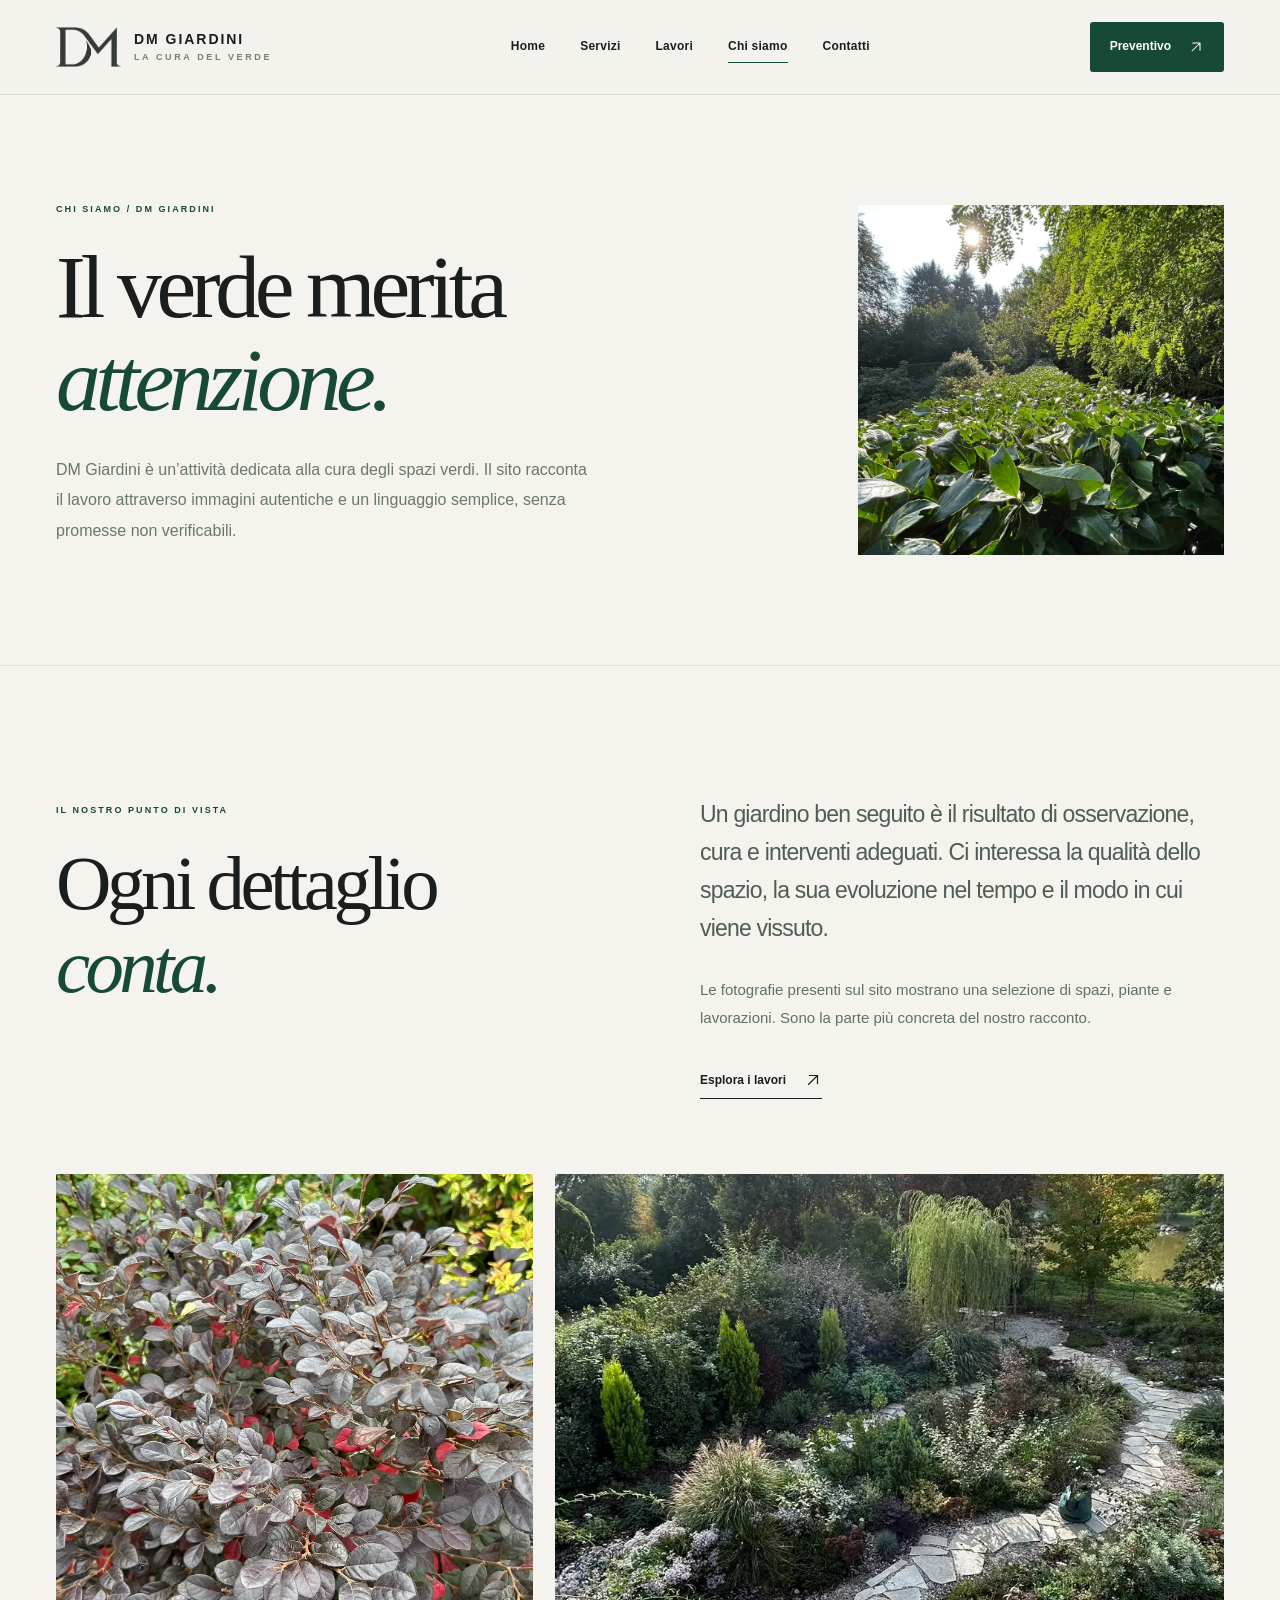
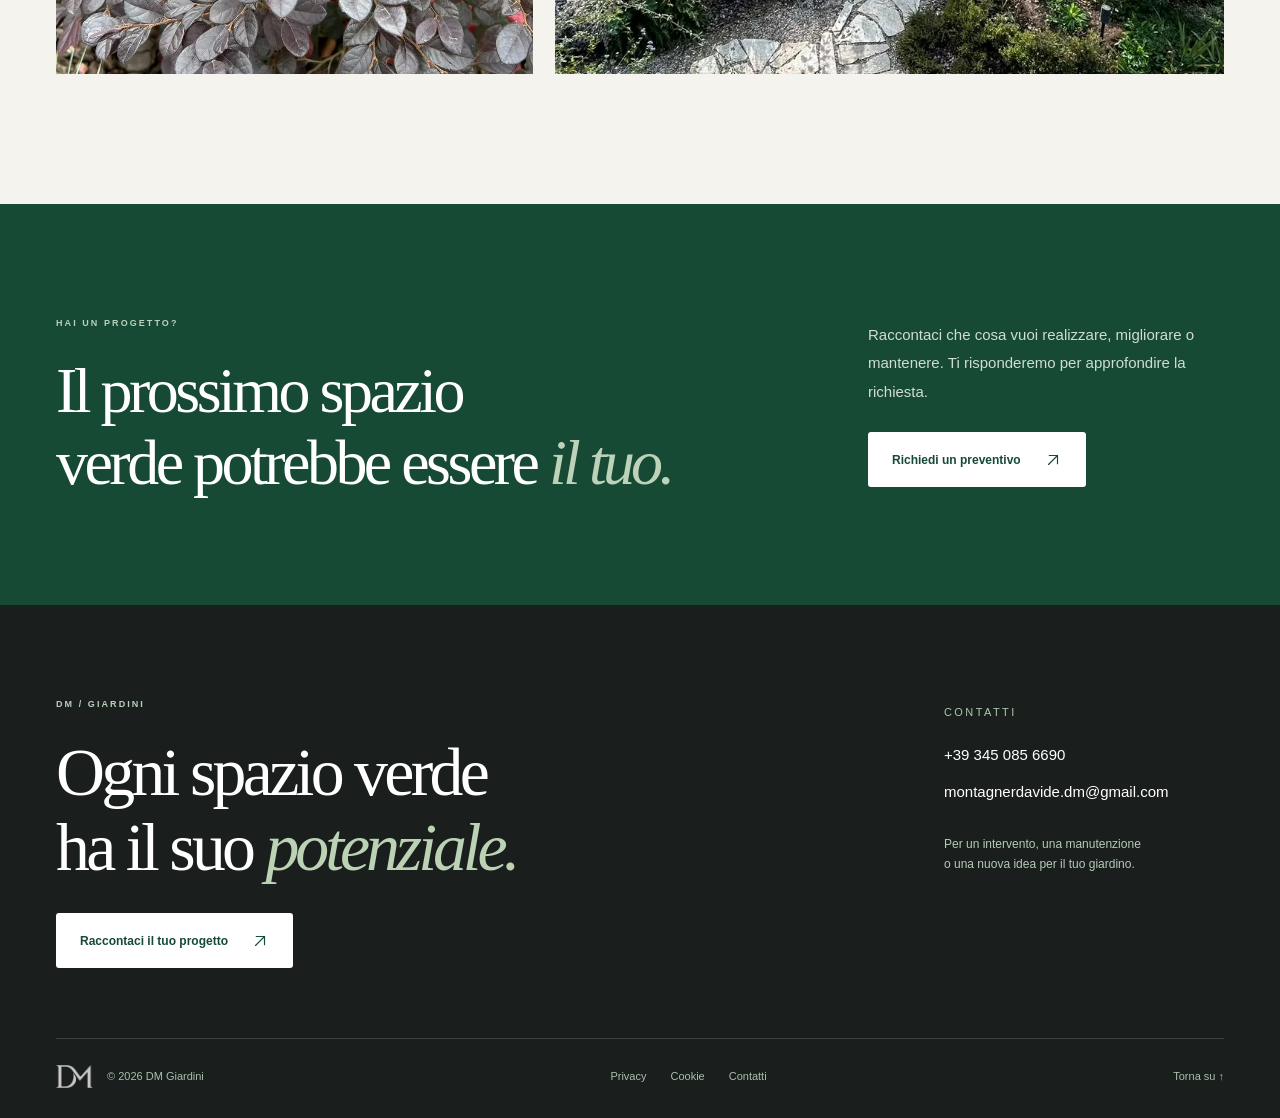
<file: chi-siamo.html>
<!doctype html>
<html lang="it"><head><meta charset="utf-8"><meta name="robots" content="noindex, nofollow"><meta name="viewport" content="width=device-width, initial-scale=1"><meta name="theme-color" content="#174A35"><meta name="color-scheme" content="light"><meta name="description" content="DM Giardini: cura e manutenzione di spazi verdi, attenzione ai dettagli e interventi documentati nel portfolio."><meta property="og:title" content="Chi siamo | DM Giardini"><meta property="og:description" content="DM Giardini: cura e manutenzione di spazi verdi, attenzione ai dettagli e interventi documentati nel portfolio."><meta property="og:type" content="website"><meta property="og:image" content="./foto-05.webp"><meta property="og:locale" content="it_IT"><title>Chi siamo | DM Giardini</title><link rel="icon" type="image/png" href="./favicon.png"><style>
:root{--ink:#1A1F1D;--forest:#174A35;--green:#75A95B;--ivory:#FAFAF7;--pale:#F2F6F0;--gray:#7D8580;--line:#DAE2D9;--radius:18px;--container:1312px;--ease:cubic-bezier(.22,.72,.19,1)}*{box-sizing:border-box}html{scroll-behavior:smooth}body{margin:0;background:#fff;color:var(--ink);font-family:Arial,Helvetica,sans-serif;-webkit-font-smoothing:antialiased;font-size:15px;line-height:1.6}a{color:inherit;text-decoration:none}button,input,textarea,select{font:inherit}button{cursor:pointer}img{display:block;max-width:100%}svg{vertical-align:middle}p{margin:0 0 1.2em}h1,h2,h3{margin:0;font-weight:500;line-height:1.1}em{font-family:Georgia,'Times New Roman',serif;font-weight:400;letter-spacing:-.06em}::selection{background:#b3d8a3;color:#142e21}:focus-visible{outline:3px solid var(--green);outline-offset:4px}.skip-link{position:absolute;left:12px;top:-80px;background:#fff;padding:12px 20px;z-index:1000}.skip-link:focus{top:8px}.container{width:min(calc(100% - 112px),var(--container));margin:auto}.site-header{position:relative;z-index:30;background:#fff;border-bottom:1px solid #e8ede7}.header-inner{height:88px;display:flex;align-items:center;justify-content:space-between;gap:25px}.brand{display:flex;align-items:center;gap:13px;min-width:235px}.brand img{width:59px;height:42px;object-fit:contain}.brand-copy{display:flex;flex-direction:column;line-height:1}.brand-copy strong{font-weight:750;letter-spacing:.14em;font-size:14px}.brand-copy small{font-size:9px;font-weight:700;letter-spacing:.29em;margin-top:7px;color:#777f79}.site-nav{display:flex;align-items:center;gap:35px}.site-nav>a:not(.nav-mobile-cta){font-size:12px;font-weight:650;letter-spacing:.02em;position:relative;padding-block:8px}.site-nav>a:not(.nav-mobile-cta):after{content:'';position:absolute;left:0;right:100%;height:1px;background:var(--forest);bottom:2px;transition:right .25s}.site-nav>a:hover:after,.site-nav>a[aria-current=page]:after{right:0}.header-actions{display:flex;align-items:center;gap:15px}.header-cta{background:var(--forest);color:white;display:flex;align-items:center;gap:17px;border-radius:100px;font-size:12px;font-weight:750;padding:13px 17px 13px 21px;white-space:nowrap;transition:transform .2s,background .2s}.header-cta:hover{background:#113526;transform:translateY(-2px)}.menu-toggle,.nav-mobile-cta{display:none}.eyebrow{display:inline-flex;align-items:center;gap:11px;text-transform:uppercase;letter-spacing:.24em;font-size:10px;font-weight:750;color:var(--forest);margin-bottom:25px}.eyebrow-dot:before{content:'';background:var(--green);width:7px;height:7px;border-radius:50%}.eyebrow-light{color:#B9D0BC}.pill{display:inline-flex;align-items:center;justify-content:center;gap:28px;border-radius:100px;min-height:54px;padding:14px 23px;font-size:12px;font-weight:700;line-height:1;transition:transform .22s,background .22s,border .22s;border:1px solid transparent;white-space:nowrap}.pill:hover{transform:translateY(-3px)}.pill-dark{background:var(--forest);color:white}.pill-dark:hover{background:#0e3526}.pill-light{color:var(--forest);background:#fff}.pill-outline-light{color:white;border-color:#8aaa91;background:transparent}.pill-outline-light:hover{background:#fff;color:var(--forest)}.text-link,.arrow-link{display:inline-flex;align-items:center;gap:18px;font-size:12px;font-weight:750;line-height:1.35}.text-link svg,.arrow-link svg{transition:transform .2s}.text-link:hover svg,.arrow-link:hover svg{transform:translate(3px,-2px)}.arrow-link{border-bottom:1px solid currentColor;padding-bottom:9px}.section-pad{padding-block:126px}.display-title{font-size:clamp(46px,6vw,88px);letter-spacing:-.075em;line-height:1.045}.display-title em{color:var(--forest)}.section-heading{display:flex;justify-content:space-between;align-items:end;gap:45px;margin-bottom:48px}.section-heading>div:last-child{max-width:320px}.section-heading>p{max-width:390px;color:#626d65;margin-bottom:0;line-height:1.85}.section-heading>div:last-child p{color:#68736c;line-height:1.9}.section-heading .arrow-link{margin-top:12px}
/* HERO */
.home-hero{background:var(--ivory);overflow:hidden}.hero-grid{display:grid;grid-template-columns:1fr 1.04fr;gap:min(5vw,74px);align-items:center;min-height:695px;padding-block:68px 62px}.hero-copy{padding-top:20px}.hero-copy h1{font-size:clamp(72px,7.4vw,115px);letter-spacing:-.087em;line-height:.98;margin:0 0 30px}.hero-copy h1 em{color:var(--forest)}.hero-copy>p{max-width:480px;font-size:16px;line-height:1.9;color:#657168}.hero-actions{display:flex;align-items:center;gap:29px;margin-top:30px}.hero-down{display:flex;align-items:center;gap:14px;font-size:10px;text-transform:uppercase;letter-spacing:.17em;font-weight:700;color:#859087;margin-top:88px}.line-down{width:1px;height:37px;background:#a5b6a7;display:inline-block}.hero-visual{min-width:0}.hero-model-shell{background:#E4EEE0;border-radius:160px 160px 18px 18px;position:relative;height:555px;overflow:hidden;box-shadow:inset 0 0 0 1px rgba(28,67,42,.04)}.model-topline,.model-bottomline{position:absolute;z-index:4;left:26px;right:26px;display:flex;align-items:center;justify-content:space-between}.model-topline{top:25px}.model-label{font-size:9px;letter-spacing:.19em;font-weight:750;color:#416d53}.model-dot{width:10px;height:10px;border-radius:50%;border:2px solid #5a8364;box-shadow:0 0 0 4px #d2e3d2}.garden-scene{position:absolute;inset:0}.garden-scene canvas{width:100%;height:100%;display:block;touch-action:pan-y;cursor:grab}.garden-scene canvas:active{cursor:grabbing}.garden-fallback{position:absolute;inset:0;z-index:1}.garden-fallback img{width:100%;height:100%;object-fit:cover;opacity:.5}.garden-fallback span{position:absolute;left:28px;bottom:125px;font-family:Georgia,serif;font-style:italic;font-size:30px;color:var(--forest)}.garden-scene.webgl-active .garden-fallback{display:none}.model-bottomline{bottom:25px;align-items:end}.model-bottomline strong{font-size:13px;display:block;line-height:1.3;color:#204b36}.model-subtitle{font-size:10px;color:#577662;display:block;margin-top:5px}.scene-controls{display:flex;gap:4px;position:relative;z-index:5}.scene-controls button{border:1px solid #a5bea8;background:rgba(242,249,237,.6);width:34px;height:34px;border-radius:100px;color:var(--forest);font-size:15px}.scene-controls button:hover{background:white}.hero-caption{display:flex;justify-content:space-between;align-items:center;margin-top:20px;color:#7b897d;font-size:10px;font-weight:700;letter-spacing:.18em;text-transform:uppercase}.ticker{background:var(--forest);color:#C9DFC6;overflow:hidden;white-space:nowrap;height:72px;display:flex;align-items:center}.ticker-track{width:100%;text-align:center;white-space:nowrap}.ticker-track span{font-size:11px;font-weight:700;letter-spacing:.26em}.ticker-track b{color:var(--green);margin:0 23px;font-size:18px;font-weight:400}
/* EDITORIAL */
.intro-section{background:#fff}.intro-grid{display:grid;grid-template-columns:1fr .7fr;gap:90px;align-items:end;margin-bottom:68px}.intro-right{padding-bottom:8px}.large-paragraph{font-size:clamp(18px,2.1vw,26px);line-height:1.6;letter-spacing:-.03em;color:#4f5d54}.intro-right .arrow-link{margin-top:15px}.intro-photo-grid{display:grid;grid-template-columns:1.65fr .8fr;gap:22px;align-items:end}.intro-photo-main{height:530px;position:relative;overflow:hidden}.intro-photo-side{height:360px;overflow:hidden}.intro-photo-grid img,.featured-works img,.approach-image img{width:100%;height:100%;object-fit:cover;transition:transform .7s var(--ease)}.intro-photo-grid>div:hover img,.featured-works figure:hover img{transform:scale(1.04)}.intro-photo-main img{object-position:center 59%}.photo-corner{position:absolute;bottom:22px;left:23px;background:#fff;font-size:9px;font-weight:800;letter-spacing:.21em;padding:10px 13px;color:var(--forest)}.services-section{background:var(--pale)}.services-grid{display:grid;grid-template-columns:repeat(3,minmax(0,1fr));gap:22px}.service-card{background:white;overflow:hidden;border:1px solid #e6ece5}.service-card-image{height:275px;position:relative;overflow:hidden}.service-card-image img{width:100%;height:100%;object-fit:cover;transition:transform .6s}.service-card:hover .service-card-image img{transform:scale(1.045)}.service-number{position:absolute;top:18px;left:19px;width:38px;height:38px;border-radius:50%;background:white;display:grid;place-items:center;font-size:11px;font-weight:750}.service-card-copy{padding:29px 27px 32px}.service-card h3{font-size:25px;letter-spacing:-.04em;line-height:1.2;margin-bottom:12px}.service-card p{color:#657168;line-height:1.8;min-height:82px;font-size:13px}.service-card .arrow-link{margin-top:9px;color:var(--forest)}.featured-works{background:var(--forest);color:#fff}.featured-works .display-title em{color:#b7d4ae}.light-head{align-items:end}.feature-grid{display:grid;grid-template-columns:1.45fr .8fr;gap:24px}.feature-grid figure{margin:0;overflow:hidden;position:relative}.featured-main{height:525px}.featured-side{height:405px;margin-top:120px!important}.feature-grid img{filter:saturate(.88)}.feature-grid figcaption{position:absolute;left:22px;right:22px;bottom:22px;display:flex;justify-content:space-between;align-items:center;padding:12px 14px;background:rgba(255,255,255,.96);font-size:12px;color:#253c2c;font-weight:700}.feature-grid figcaption span{font-weight:500;color:#6d8170}.beforeafter-section{background:#fff}.comparison-grid{display:grid;grid-template-columns:repeat(3,minmax(0,1fr));gap:20px}.comparison-card{min-width:0}.comparison{position:relative;aspect-ratio:1.05;background:#e7ece3;overflow:hidden;--position:50%}.comparison>img{position:absolute;inset:0;width:100%;height:100%;object-fit:cover;object-position:center}.comparison-after{clip-path:inset(0 calc(100% - var(--position)) 0 0)}.comparison-label{position:absolute;top:14px;z-index:2;background:rgba(255,255,255,.92);color:#27352a;font-size:10px;text-transform:uppercase;letter-spacing:.14em;padding:7px 10px;font-weight:800}.before-label{left:14px}.after-label{right:14px}.comparison-line{position:absolute;z-index:3;pointer-events:none;top:0;bottom:0;width:2px;background:white;left:var(--position);transform:translateX(-50%);display:flex;align-items:center;justify-content:center}.comparison-line span{width:38px;height:38px;flex:none;display:grid;place-items:center;border-radius:50%;background:white;color:var(--forest);font-size:18px;box-shadow:0 4px 12px #0002}.comparison input{position:absolute;inset:0;z-index:4;opacity:0;width:100%;height:100%;margin:0;cursor:ew-resize}.comparison input:focus-visible{opacity:.14;background:var(--green)}.comparison-meta{display:flex;justify-content:space-between;align-items:center;gap:8px;margin-top:18px}.comparison-meta strong{font-size:15px}.comparison-meta span{font-size:10px;color:#89918a}.after-link{margin-top:34px;color:var(--forest)}.approach-section{background:var(--pale)}.approach-grid{display:grid;grid-template-columns:.9fr 1fr;gap:clamp(50px,8vw,140px);align-items:center}.approach-image{height:640px;position:relative;overflow:hidden}.approach-image img{object-position:center}.vertical-label{position:absolute;left:22px;bottom:22px;background:white;padding:10px 15px;font-size:10px;letter-spacing:.2em;font-weight:750}.approach-copy>p{max-width:550px;font-size:16px;line-height:1.9;color:#697369;margin-top:26px}.steps{border-top:1px solid #cad6c9;margin-top:42px}.steps>div{display:grid;grid-template-columns:40px 135px 1fr;gap:11px;align-items:start;padding:22px 0;border-bottom:1px solid #cad6c9}.steps span{font-size:11px;font-weight:800;color:var(--green)}.steps strong{font-size:16px}.steps p{font-size:12px;color:#68776c;margin:0;line-height:1.7}.cta-block{background:#173E2F;color:white;padding-block:94px}.cta-grid{display:grid;grid-template-columns:1.3fr .65fr;gap:100px;align-items:center}.cta-grid h2{font-size:clamp(40px,5vw,72px);letter-spacing:-.06em;line-height:1.13}.cta-grid em{color:#bdd2b9}.cta-grid p{color:#d0ddd0;line-height:1.9;margin-bottom:26px}
/* OTHER PAGES */
.page-head{background:var(--ivory);padding:84px 0 86px;overflow:hidden}.page-head-grid{display:grid;grid-template-columns:1.4fr .7fr;gap:70px;align-items:center}.page-head h1{font-size:clamp(63px,7vw,104px);letter-spacing:-.079em;line-height:1.03;margin-bottom:29px}.page-head h1 em{color:var(--forest)}.lead{font-size:17px;line-height:1.9;color:#6a776d;max-width:640px}.page-head-media{width:100%;height:295px;border-radius:200px 200px 6px 6px;overflow:hidden}.page-head-media img{width:100%;height:100%;object-fit:cover}.page-head-mark{height:265px;border-radius:50%;background:#e7eee5;display:grid;place-items:center;font-family:Georgia,serif;font-size:125px;color:#d0ded0}.services-page-grid{margin-bottom:28px}.service-detail-grid{display:grid;grid-template-columns:1fr 1fr;gap:22px}.detail-card{background:var(--pale);padding:31px 31px 0;overflow:hidden}.detail-card>span{color:var(--forest);letter-spacing:.19em;font-size:10px;font-weight:750}.detail-card h2{font-size:30px;letter-spacing:-.04em;margin:20px 0 12px}.detail-card p{color:#607064;max-width:450px}.detail-card img{width:100%;height:260px;object-fit:cover;margin-top:25px}.note-box{display:flex;align-items:center;gap:22px;border-top:1px solid var(--line);margin-top:58px;padding-top:25px}.note-box strong{font-size:19px;white-space:nowrap}.note-box p{margin:0;max-width:530px;color:#667369;font-size:13px}.note-box a{white-space:nowrap;margin-left:auto}.gallery-header{display:flex;justify-content:space-between;align-items:center;gap:30px;margin-bottom:30px}.section-subtitle{font-size:32px;letter-spacing:-.04em}.filters{display:flex;gap:7px;flex-wrap:wrap}.filter{border:1px solid #d9e4d6;background:white;border-radius:100px;padding:10px 18px;font-size:11px;color:#4a5d4e;font-weight:750}.filter:hover,.filter.active{background:var(--forest);color:white;border-color:var(--forest)}.portfolio-grid{display:grid;grid-template-columns:repeat(4,minmax(0,1fr));gap:28px 17px}.portfolio-card[hidden]{display:none}.portfolio-open{width:100%;height:310px;position:relative;display:block;padding:0;border:0;overflow:hidden;background:var(--pale)}.portfolio-open img{width:100%;height:100%;object-fit:cover;transition:transform .55s var(--ease)}.portfolio-open:hover img{transform:scale(1.05)}.portfolio-zoom{position:absolute;right:14px;bottom:14px;width:42px;height:42px;border-radius:50%;display:grid;place-items:center;background:#fff;color:var(--forest)}.portfolio-caption{padding-top:14px}.portfolio-caption h3{font-size:15px;font-weight:700}.portfolio-caption span{font-size:11px;color:#819082}.lightbox{position:fixed;margin:auto;border:0;padding:18px;background:var(--ink);color:white;max-width:min(95vw,1100px);max-height:95vh}.lightbox::backdrop{background:#0c170de6}.lightbox img{max-height:75vh;max-width:85vw;object-fit:contain;margin:auto}.lightbox-toolbar{display:flex;justify-content:space-between;align-items:center;margin-bottom:12px;font-size:10px;letter-spacing:.15em}.lightbox-close{background:transparent;border:1px solid #6c796b;color:white;width:38px;height:38px;border-radius:50%;font-size:25px}.lightbox p{font-size:11px;color:#b9c8ba;margin-top:12px;margin-bottom:0}.media-section{background:var(--pale)}.media-grid{display:grid;grid-template-columns:1fr 1fr;gap:90px;align-items:center}.media-grid p{color:#647166;max-width:390px;margin-top:25px;line-height:1.8}.video-shell{background:#d8e4d5;padding:13px}.video-shell video{width:100%;max-height:500px;display:block;background:#111;object-fit:cover}.video-shell>span{font-size:11px;color:#536553;display:block;padding:10px 0 3px}.about-grid{display:grid;grid-template-columns:1fr 1fr;gap:120px;margin-bottom:75px}.about-grid>div:last-child p:not(.large-paragraph){color:#607064;max-width:500px;line-height:1.9}.about-grid a{margin-top:20px}.two-photo-grid{display:grid;grid-template-columns:1fr 1.4fr;gap:22px}.two-photo-grid img{width:100%;height:500px;object-fit:cover}.contact-grid{display:grid;grid-template-columns:1fr 1fr;gap:22px}.contact-panel{display:block;background:var(--pale);padding:40px 36px;position:relative;min-height:255px;transition:background .25s}.contact-panel:hover{background:#e5eee2}.contact-panel>span{font-size:10px;color:var(--forest);font-weight:750;letter-spacing:.2em}.contact-panel h2{font-size:clamp(24px,2.8vw,41px);letter-spacing:-.055em;margin-top:55px;overflow-wrap:anywhere}.contact-panel h2.mail-heading{font-size:clamp(19px,2.2vw,33px)}.contact-panel p{color:#607064;font-size:13px;margin-top:8px}.contact-panel>svg{position:absolute;right:36px;top:37px}.contact-bottom{display:grid;grid-template-columns:1fr 1fr;gap:80px;align-items:end;padding-top:115px}.contact-bottom p{color:#6b786d;line-height:1.8;max-width:450px}.legal-copy{max-width:900px;margin:auto;font-size:15px;color:#4b584f}.legal-copy h2{font-size:25px;letter-spacing:-.04em;margin:40px 0 14px}.legal-copy p{line-height:1.9}.legal-copy a{text-decoration:underline}.legal-alert{background:#eff4ec;border-left:4px solid var(--forest);padding:25px 29px}.legal-alert strong{color:var(--forest);font-size:16px}.legal-alert p{margin:8px 0 0}.legal-date{border-top:1px solid var(--line);padding-top:18px;margin-top:50px;font-size:12px}
/* QUOTE WIZARD */
.quote-section{background:#fff}.quote-layout{display:grid;grid-template-columns:.65fr 1.1fr;gap:90px;align-items:start}.quote-side-photo{height:380px;margin-bottom:37px;overflow:hidden}.quote-side-photo img{width:100%;height:100%;object-fit:cover}.quote-aside h2{font-size:40px;letter-spacing:-.06em;margin-bottom:17px}.quote-aside p{color:#6c786e;line-height:1.8}.quote-aside .arrow-link{margin-top:17px;color:var(--forest)}.quote-wizard{border:1px solid var(--line);padding:35px 38px 33px;background:#FAFBF8}.wizard-head{display:flex;justify-content:space-between;gap:15px;color:#6d806f;font-size:10px;font-weight:800;letter-spacing:.16em}.progress-track{height:3px;background:#dbe6d9;margin:17px 0 38px}.progress-track span{display:block;height:100%;width:25%;background:var(--forest);transition:width .3s}.wizard-step{border:0;padding:0;margin:0;min-width:0}.wizard-step[hidden]{display:none}.wizard-step legend{padding:0;font-size:32px;letter-spacing:-.05em;line-height:1.2;font-weight:600;margin-bottom:9px}.field-hint{color:#748176;font-size:13px;margin-bottom:28px;line-height:1.75}.choice-grid{display:grid;grid-template-columns:1fr 1fr;gap:13px;margin-bottom:26px}.choice-card{position:relative;background:#fff;border:1px solid #d7e1d5;min-height:155px;padding:20px;display:flex;flex-direction:column;align-items:start;cursor:pointer;transition:all .2s}.choice-card:hover{border-color:#80a884;transform:translateY(-2px)}.choice-card:has(input:checked){border-color:var(--forest);background:#edf5eb;box-shadow:inset 0 0 0 1px var(--forest)}.choice-card input{position:absolute;right:15px;top:15px;accent-color:var(--forest);width:17px;height:17px}.choice-card .choice-icon{font-size:26px;color:var(--forest);line-height:1;margin-bottom:20px}.choice-card strong{font-size:14px;line-height:1.25}.choice-card small{font-size:11px;color:#7d897f;margin-top:6px}.field,.conditional-fields{display:block}.field{margin-bottom:20px}.field>span{font-size:12px;font-weight:700;color:#344637;display:block;margin-bottom:9px}.field input:not([type=checkbox]),.field select,.field textarea{display:block;border:1px solid #d5e0d3;background:white;color:var(--ink);border-radius:0;padding:13px 16px;width:100%;outline:none;min-height:50px}.field textarea{resize:vertical;min-height:155px;line-height:1.6}.field input:focus,.field textarea:focus,.field select:focus{border-color:var(--forest);box-shadow:0 0 0 2px #a9caa57a}.field input::placeholder,.field textarea::placeholder{color:#9aa49b}.form-cols{display:grid;grid-template-columns:1fr 1fr;gap:14px}.conditional-fields[hidden]{display:none}.check-line{display:flex;align-items:flex-start;gap:11px;font-size:12px;color:#4f5e53;line-height:1.75;margin-top:12px}.check-line input{width:17px;height:17px;margin-top:4px;flex:none;accent-color:var(--forest)}.check-line a{text-decoration:underline}.form-footer{border-top:1px solid var(--line);margin-top:26px;padding-top:26px;display:flex;justify-content:space-between;align-items:center;gap:20px}.wizard-back{background:transparent;border:0;padding:10px;color:#516b58;font-size:13px;font-weight:750}.wizard-back[hidden],.form-footer button[hidden]{display:none}.form-footer .pill{margin-left:auto}.summary-note{display:flex;gap:14px;background:#edf5ed;padding:15px 17px;color:#46624c}.summary-note span{width:22px;height:22px;border:1px solid #89aa87;border-radius:50%;display:grid;place-items:center;flex:none;font-size:12px;font-weight:700}.summary-note p{font-size:12px;line-height:1.6;margin:0}.send-feedback{font-size:13px;line-height:1.6;margin-top:14px}.send-feedback:not(:empty){padding:15px;background:#e9f1e6;border-left:3px solid var(--forest)}.send-feedback[data-error=true]{background:#fff0e8;border-color:#8e4c32}.mailto-fallback{font-size:11px;color:#4d6754;margin-top:18px;text-decoration:underline}.honeypot{position:absolute;left:-10000px;opacity:0}.not-found{min-height:100vh;display:flex;flex-direction:column;align-items:center;justify-content:center;text-align:center;gap:20px;background:var(--ivory);padding:24px}.not-found img{width:110px}.not-found h1{font-size:60px;letter-spacing:-.06em}.not-found p{color:#7d8a80}
/* FOOTER */
.site-footer{background:#10291e;color:white;padding:85px 0 26px}.footer-top{display:flex;justify-content:space-between;gap:70px;padding-bottom:90px}.footer-top h2{font-size:clamp(44px,5.3vw,75px);letter-spacing:-.06em;margin-bottom:28px}.footer-top h2 em{color:#bcd2b4}.footer-info{padding-top:16px;min-width:280px}.footer-info h3{font-size:11px;text-transform:uppercase;letter-spacing:.22em;color:#a9c9aa;margin-bottom:25px}.footer-info>a{display:block;font-size:15px;font-weight:700;margin-bottom:13px}.footer-info p{font-size:12px;color:#b6cbb8;margin-top:30px;line-height:1.7}.footer-bottom{border-top:1px solid #456352;display:flex;justify-content:space-between;align-items:center;gap:20px;padding-top:22px;color:#a9bfad;font-size:11px}.footer-brand{display:flex;align-items:center;gap:14px}.footer-brand img{width:37px;height:31px;object-fit:contain;filter:invert(1)}.footer-bottom>div:nth-child(2){display:flex;gap:24px}.footer-bottom a:hover{text-decoration:underline}
/* REVEAL */
.reveal{transition:opacity .8s var(--ease),transform .8s var(--ease)}.js-ready .reveal:not(.is-visible){opacity:0;transform:translateY(23px)}
@media (max-width:1150px){.container{width:min(calc(100% - 72px),var(--container))}.site-nav{gap:21px}.brand{min-width:195px}.header-cta{padding:12px 14px}.hero-copy h1{font-size:clamp(65px,7vw,92px)}.hero-model-shell{height:505px}.hero-grid{gap:36px}.steps>div{grid-template-columns:30px 110px 1fr}.portfolio-grid{grid-template-columns:repeat(3,1fr)}.quote-layout{gap:45px}.quote-wizard{padding:28px}.section-pad{padding-block:105px}}
@media (max-width:850px){.container{width:min(calc(100% - 42px),var(--container))}.site-header{position:sticky;top:0}.header-inner{height:75px}.site-nav{display:none;position:absolute;left:0;right:0;top:75px;background:#fff;padding:24px;box-shadow:0 18px 22px #10291e17;flex-direction:column;align-items:stretch;gap:12px}.site-nav.is-open{display:flex}.site-nav>a{font-size:16px!important;padding:10px!important}.header-cta{display:none}.menu-toggle{display:grid;place-items:center;border:1px solid #d2ded3;background:#fff;border-radius:50%;width:43px;height:43px}.nav-mobile-cta{display:flex;justify-content:space-between;margin-top:6px;background:var(--forest);color:#fff;border-radius:100px;font-weight:700;padding:15px 20px!important}.hero-grid{grid-template-columns:1fr;padding-top:65px;gap:35px}.hero-copy h1{font-size:clamp(70px,11vw,105px)}.hero-copy>p{max-width:600px}.hero-down{margin-top:34px}.hero-model-shell{height:510px;border-radius:160px 160px 18px 18px}.intro-grid,.approach-grid,.about-grid,.contact-bottom,.media-grid{grid-template-columns:1fr;gap:35px}.intro-photo-main{height:430px}.intro-photo-side{height:290px}.services-grid{grid-template-columns:repeat(2,1fr)}.services-grid>.service-card:last-child{grid-column:span 2;display:grid;grid-template-columns:1fr 1fr}.services-grid>.service-card:last-child .service-card-image{height:100%;min-height:310px}.services-grid>.service-card:last-child .service-card-copy{align-self:center}.feature-grid{grid-template-columns:1fr 1fr}.featured-main{height:430px}.featured-side{height:340px;margin-top:90px!important}.comparison-grid{grid-template-columns:1fr 1fr}.comparison-card:last-child{grid-column:span 2;max-width:480px}.cta-grid{gap:50px}.approach-image{height:470px}.quote-layout{grid-template-columns:1fr}.quote-aside{display:grid;grid-template-columns:190px 1fr;column-gap:30px;align-items:center}.quote-side-photo{grid-row:span 4;height:240px;margin:0}.quote-aside h2{font-size:30px}.quote-aside .eyebrow{margin-bottom:0}.page-head-grid{grid-template-columns:1.3fr .7fr;gap:30px}.page-head h1{font-size:clamp(60px,8vw,85px)}.portfolio-grid{grid-template-columns:repeat(2,1fr)}.section-pad{padding-block:88px}.footer-top{gap:45px}}
@media (max-width:590px){.container{width:min(calc(100% - 34px),var(--container))}.brand{gap:8px;min-width:0}.brand img{width:47px;height:35px}.brand-copy strong{font-size:12px}.brand-copy small{font-size:8px;letter-spacing:.17em}.hero-grid{padding-block:48px 35px;gap:45px}.hero-copy .eyebrow{font-size:9px}.hero-copy h1{font-size:clamp(60px,15vw,83px);margin-bottom:22px}.hero-copy>p{font-size:14px;line-height:1.75}.hero-actions{gap:17px;flex-wrap:wrap}.pill{min-height:50px;padding:13px 18px;gap:13px}.hero-down{margin-top:36px}.hero-model-shell{height:420px;border-radius:110px 110px 16px 16px}.model-topline,.model-bottomline{left:17px;right:17px}.model-topline{top:16px}.model-bottomline{bottom:15px}.model-bottomline strong{font-size:11px}.model-subtitle{font-size:9px}.model-label{font-size:8px}.hero-caption{font-size:9px}.ticker{height:59px}.ticker-track{text-align:left;transform:translateX(-6%)}.ticker-track span{font-size:9px;letter-spacing:.17em}.ticker-track b{margin:0 13px}.section-pad{padding-block:74px}.eyebrow{margin-bottom:16px}.display-title{font-size:clamp(49px,10.5vw,65px)}.intro-grid{gap:20px;margin-bottom:34px}.large-paragraph{font-size:19px}.intro-photo-grid{grid-template-columns:1fr .58fr;gap:9px;align-items:end}.intro-photo-main{height:325px}.intro-photo-side{height:230px}.photo-corner{font-size:7px;left:11px;bottom:11px;padding:8px}.section-heading{align-items:start;gap:22px;flex-direction:column;margin-bottom:30px}.section-heading>div:last-child{max-width:none}.services-grid{grid-template-columns:1fr;gap:16px}.services-grid>.service-card:last-child{grid-column:auto;display:block}.services-grid>.service-card:last-child .service-card-image,.service-card-image{height:245px;min-height:0}.service-card-copy{padding:22px}.service-card p{min-height:0}.feature-grid{grid-template-columns:1fr;gap:20px}.featured-main{height:400px}.featured-side{height:260px;margin:0!important}.comparison-grid{grid-template-columns:1fr;gap:28px}.comparison-card:last-child{grid-column:auto;max-width:none}.comparison{aspect-ratio:1.18}.comparison-meta span{font-size:9px}.approach-image{height:365px}.steps>div{grid-template-columns:27px 95px 1fr;gap:8px}.steps p{font-size:11px}.cta-block{padding-block:72px}.cta-grid{grid-template-columns:1fr;gap:27px}.cta-grid h2{font-size:47px}.page-head{padding:57px 0}.page-head-grid{grid-template-columns:1fr;gap:30px}.page-head h1{font-size:clamp(59px,13vw,76px)}.page-head-media{height:190px;border-radius:120px 120px 6px 6px}.page-head-mark{display:none}.lead{font-size:14px}.service-detail-grid,.two-photo-grid,.contact-grid{grid-template-columns:1fr}.two-photo-grid img{height:330px}.note-box{display:block}.note-box p{margin:11px 0}.note-box a{margin:14px 0 0}.gallery-header{align-items:start;flex-direction:column}.portfolio-grid{grid-template-columns:1fr 1fr;gap:23px 13px}.portfolio-open{height:235px}.portfolio-caption h3{font-size:13px}.portfolio-caption span{font-size:10px}.filters{gap:6px}.filter{padding:8px 11px;font-size:10px}.media-grid{gap:32px}.contact-panel{min-height:215px;padding:27px}.contact-panel h2{margin-top:58px;font-size:31px}.contact-panel .mail-heading{font-size:21px}.contact-bottom{padding-top:68px}.quote-layout{gap:40px}.quote-aside{display:block}.quote-side-photo{height:220px;margin-bottom:20px}.quote-aside h2{font-size:31px}.quote-wizard{padding:20px 17px}.wizard-head{font-size:9px}.wizard-step legend{font-size:28px}.choice-grid{gap:9px}.choice-card{min-height:145px;padding:15px 13px}.choice-card strong{font-size:12px}.choice-card small{font-size:10px}.choice-card .choice-icon{font-size:23px}.form-cols{grid-template-columns:1fr;gap:0}.check-line{font-size:11px}.footer-top{display:block;padding-bottom:58px}.footer-info{padding-top:55px}.footer-bottom{flex-wrap:wrap}.footer-bottom>div:nth-child(2){width:100%;order:3;gap:20px}.legal-copy{font-size:14px}.not-found h1{font-size:42px}}
@media (max-width:390px){.hero-copy h1{font-size:59px}.hero-model-shell{height:365px}.model-bottomline{display:block}.scene-controls{position:absolute;right:0;bottom:0}.portfolio-grid{grid-template-columns:1fr}.portfolio-open{height:300px}.choice-grid{grid-template-columns:1fr}.choice-card{min-height:105px;padding-left:60px}.choice-icon{position:absolute;left:16px;top:27px}.choice-card strong{margin-top:20px}.choice-card input{top:20px}.footer-top h2{font-size:42px}}
@media (prefers-reduced-motion:reduce){*,*::before,*::after{animation-duration:.01ms!important;scroll-behavior:auto!important;transition-duration:.01ms!important}.js-ready .reveal{opacity:1!important;transform:none!important}}

/* Preview: copy text fallback when no configured mail client is available. */
.quote-copy { border: 1px solid #b5c7b6; background: transparent; color: #174a35; border-radius: 999px; font: inherit; padding: .65rem 1.1rem; margin: .55rem 0 0; cursor: pointer; }
.quote-copy:hover, .quote-copy:focus-visible { background: #eaf4e8; outline-offset: 3px; }

</style><style>
/* DM Giardini / Edizione architettonica */
:root{--ivory:#f4f3ed;--pale:#eef0e8;--container:1440px;--ease:cubic-bezier(.2,.75,.2,1)}
body{background:var(--ivory)}
.container{width:min(calc(100% - 112px),var(--container))}
.site-header{background:#f4f3edf5;border-bottom:1px solid #174a3520}
.header-inner{height:94px}.brand img{width:65px;height:47px}.header-cta{border-radius:3px;padding:15px 20px}
.home-hero{position:relative;background:var(--ivory)}
.hero-grid{grid-template-columns:.84fr 1.16fr;gap:20px;min-height:760px;padding:62px 0 40px;align-items:center}
.hero-copy{position:relative;z-index:2;padding:0 0 30px}
.hero-copy h1{font-family:Georgia,'Times New Roman',serif;font-size:clamp(70px,7.2vw,118px);font-weight:400;letter-spacing:-.065em;line-height:1.0;margin-bottom:28px}
.hero-copy h1 em{color:var(--forest);letter-spacing:-.07em}
.hero-copy>p{font-size:15px;line-height:1.9;max-width:385px;color:#647063}
.hero-actions{gap:24px;flex-wrap:wrap}.pill{border-radius:3px;min-height:55px;font-weight:600;gap:23px}.pill svg{transition:transform .3s}.pill:hover svg{transform:translate(3px,-3px)}
.hero-down{margin-top:55px;font-size:9px;letter-spacing:.18em}
.hero-visual{position:relative}.hero-model-shell{height:555px;overflow:hidden;border-radius:0;background:radial-gradient(ellipse at 50% 35%,#f6f6ed 10%,#e3e8d9 80%);box-shadow:none;border:1px solid #174a351c}
.hero-model-shell:before,.hero-model-shell:after{content:'+';position:absolute;z-index:4;color:#174a3570;pointer-events:none;font-size:18px;line-height:1;right:14px;top:13px}
.hero-model-shell:after{top:auto;right:auto;left:14px;bottom:13px}
.model-topline{top:24px;left:24px;right:28px}.model-label{font-size:8px;letter-spacing:.2em}.model-dot{display:none}
.model-bottomline{left:26px;right:24px;bottom:26px}.model-bottomline strong{font-family:Georgia,serif;font-size:19px;font-weight:400}.model-subtitle{font-size:9px;color:#4f6456;margin-top:8px}
.scene-controls{gap:6px}.scene-controls button{border-color:#174a3533;background:#f5f5ecba;width:34px;height:34px}
.garden-scene{inset:20px 0 38px}.garden-fallback img{opacity:1}.garden-fallback span{display:none}.garden-scene:not(.webgl-active){inset:60px 20px 100px}
.garden-timeline{padding:19px 0 0}.garden-timeline>div{display:flex;align-items:center;justify-content:space-between;gap:10px}.garden-timeline label{font-size:8px;letter-spacing:.16em;font-weight:700}
.garden-timeline button,.hero-caption button{border:0;padding:3px 0;background:transparent;color:var(--forest);font-size:10px;text-decoration:underline;text-underline-offset:4px}
.garden-timeline input{display:block;appearance:none;-webkit-appearance:none;width:100%;height:2px;background:#b7c5ac;accent-color:var(--forest);margin:18px 0;cursor:ew-resize}
.garden-timeline input::-webkit-slider-thumb{appearance:none;width:12px;height:12px;background:var(--forest);border:3px solid var(--ivory);box-shadow:0 0 0 1px var(--forest);border-radius:50%}
.garden-timeline input::-moz-range-thumb{width:10px;height:10px;background:var(--forest);border:2px solid white;border-radius:50%}
.timeline-labels{font-size:9px;color:#6c796d}.hero-caption{margin-top:17px;padding-top:15px;border-top:1px solid #174a3520;font-size:8px;letter-spacing:.08em}.hero-caption button{font-size:9px;letter-spacing:0}
button:disabled,input:disabled{opacity:.4;cursor:default}
.ticker{height:57px;background:#1a1f1d;color:#d2d8c7}.ticker-track span{font-size:9px;letter-spacing:.24em}
.section-pad{padding-block:130px}.eyebrow{font-size:9px;letter-spacing:.23em;font-weight:600}
.display-title{font-family:Georgia,'Times New Roman',serif;font-size:clamp(51px,6vw,90px);font-weight:400;letter-spacing:-.058em;line-height:1.08}
.intro-section,.beforeafter-section{background:var(--ivory)}.intro-grid{grid-template-columns:1fr .72fr;gap:100px;margin-bottom:70px}.large-paragraph{font-size:23px;line-height:1.65;letter-spacing:-.035em}
.intro-photo-main{height:590px}.intro-photo-side{height:400px}.intro-photo-grid{gap:28px;grid-template-columns:1.65fr .7fr}.intro-photo-side{transform:translateY(40px)}
.services-section{background:#e7ebdf}.services-grid{gap:26px}.service-card{border:0;background:transparent;transition:transform .6s var(--ease),box-shadow .6s var(--ease)}.service-card-image{height:320px}.service-number{border-radius:2px;font-size:10px;width:34px;height:34px}.service-card-copy{padding:26px 0 0}.service-card h3{font-family:Georgia,serif;font-size:28px;font-weight:400}.service-card p{max-width:345px;font-size:13px}.service-card:hover{transform:translateY(-7px)}
.featured-works{background:#1a1f1d}.featured-works .display-title em{color:#b0c69b}.feature-grid{gap:45px}.featured-main{height:580px}.featured-side{height:430px;margin-top:150px!important}.feature-grid figcaption{background:transparent;color:white;left:0;right:0;bottom:0;padding:45px 22px 20px;background:linear-gradient(transparent,#0009);font-weight:400}.feature-grid figcaption span{color:#ddd}
.comparison{aspect-ratio:.95;border-radius:2px}.comparison-line span{width:48px;height:48px;box-shadow:0 2px 20px #0003}.comparison-label{font-size:8px;border-radius:2px;backdrop-filter:blur(8px)}.before-label{left:auto;right:14px}.after-label{right:auto;left:14px}.comparison:focus-within{outline:3px solid var(--forest);outline-offset:5px}.comparison-meta{align-items:start}.comparison-meta strong{font-size:13px;font-weight:500}.comparison-meta span{max-width:80px;text-align:right;line-height:1.5}.comparison-grid{gap:26px}
.approach-section{background:#e7ebdf}.approach-image{height:700px}.steps>div{padding-block:27px}.steps strong{font-family:Georgia,serif;font-weight:400;font-size:21px}
.cta-block{background:#174a35;padding-block:105px}.cta-grid h2,.footer-top h2{font-family:Georgia,serif;letter-spacing:-.055em;font-weight:400}.site-footer{background:#1a1f1d}.footer-top{padding-bottom:70px}.footer-info>a{font-weight:400}.footer-bottom{border-color:#ffffff26}
.page-head{background:var(--ivory);border-bottom:1px solid #174a351c;padding-block:100px}.page-head h1{font-family:Georgia,serif;font-weight:400;letter-spacing:-.06em}.page-head-media{height:350px;border-radius:0}.page-head-mark{border-radius:0;color:#bec8b4;background:#e7ebdf;font-style:italic}.lead{font-size:16px;max-width:540px}
.detail-card{background:#e7ebdf}.detail-card h2{font-family:Georgia,serif;font-size:37px;font-weight:400}.contact-panel{background:#e7ebdf}.quote-section{background:var(--ivory)}.quote-wizard{background:#fff;border-color:#174a3530;box-shadow:0 25px 70px #174a3507}.wizard-step legend{font-family:Georgia,serif;font-weight:400;font-size:37px}.progress-track{height:2px}.choice-card{border-radius:2px}.quote-copy,.filter{border-radius:2px}.field input,.field select,.field textarea{border-radius:2px!important}
.portfolio-grid{grid-template-columns:repeat(3,minmax(0,1fr));gap:45px 25px}.portfolio-open{height:350px}.portfolio-card:nth-child(6n+1){grid-column:span 2}.portfolio-card:nth-child(6n+1) .portfolio-open{height:450px}.portfolio-card:nth-child(6n+2) .portfolio-open{height:450px}.portfolio-zoom{transition:transform .3s,background .3s}.portfolio-open:hover .portfolio-zoom{transform:rotate(45deg);background:#d7e7cc}.portfolio-caption h3{font-family:Georgia,serif;font-size:22px;font-weight:400}.portfolio-caption span{letter-spacing:.03em}
.lightbox{width:min(1200px,95vw);max-height:96vh;padding:20px 25px;border-radius:3px;overflow:auto}.lightbox img{max-height:73vh;min-height:100px;transition:opacity .22s}.lightbox-nav{display:flex;align-items:center;justify-content:space-between;gap:20px;padding-top:17px}.lightbox-nav button{border:1px solid #ffffff40;color:white;background:transparent;padding:9px 19px;border-radius:2px}.lightbox-nav span{font-size:10px;color:#c8d3c4}.lightbox-toolbar{letter-spacing:.15em}.lightbox::backdrop{backdrop-filter:blur(9px);background:#101b13ed}
.page-head .eyebrow,.hero-copy .eyebrow{animation:soft-in .8s both}.hero-copy h1{animation:soft-in 1.2s .1s both}.hero-copy>p,.hero-actions{animation:soft-in 1.2s .25s both}
@keyframes soft-in{from{opacity:0;transform:translateY(18px)}to{opacity:1;transform:none}}
.reveal{transition:opacity 1s var(--ease),transform 1s var(--ease)}.js-ready .reveal:not(.is-visible){transform:translateY(35px)}
@media(min-width:851px){.service-card:nth-child(2){transition-delay:.08s}.service-card:nth-child(3){transition-delay:.16s}.page-head h1{max-width:1000px}}
@media(max-width:1150px){.container{width:calc(100% - 64px)}.hero-grid{grid-template-columns:.9fr 1.1fr;gap:15px}.hero-copy h1{font-size:78px}.hero-model-shell{height:500px}.hero-actions{gap:18px}.section-pad{padding-block:100px}.service-card-image{height:260px}.intro-photo-main{height:500px}.intro-photo-side{height:330px}.brand{min-width:200px}.site-nav{gap:20px}}
@media(max-width:850px){.container{width:calc(100% - 42px)}.header-inner{height:75px}.hero-grid{grid-template-columns:1fr;padding-top:50px;gap:10px}.hero-copy{padding-bottom:25px}.hero-copy h1{font-size:clamp(75px,11vw,105px)}.hero-copy>p{max-width:500px}.hero-down{display:none}.hero-model-shell{height:520px}.hero-visual{margin-top:15px}.intro-grid{grid-template-columns:1fr;gap:25px}.intro-photo-main{height:430px}.intro-photo-side{height:280px}.service-card h3{font-size:26px}.featured-main{height:460px}.featured-side{height:350px;margin-top:110px!important}.feature-grid{gap:25px}.portfolio-grid{grid-template-columns:repeat(2,minmax(0,1fr))}.portfolio-card:nth-child(6n+1){grid-column:auto}.portfolio-open,.portfolio-card:nth-child(6n+1) .portfolio-open,.portfolio-card:nth-child(6n+2) .portfolio-open{height:350px}.page-head{padding-block:70px}.page-head-media{height:300px}.approach-image{height:500px}.comparison{aspect-ratio:1.1}}
@media(max-width:590px){.container{width:calc(100% - 36px)}.hero-grid{padding-top:40px;padding-bottom:30px}.hero-copy h1{font-size:clamp(63px,15vw,86px);line-height:1.02}.hero-copy .eyebrow{font-size:8px;margin-bottom:23px}.hero-copy>p{font-size:14px}.hero-actions{margin-top:25px;gap:20px}.hero-model-shell{height:420px}.garden-scene{inset:12px 0 65px}.model-topline{left:18px;top:19px}.model-bottomline{left:18px;right:18px;bottom:22px;display:flex}.model-bottomline strong{font-size:16px}.model-subtitle{font-size:8px;max-width:190px}.scene-controls{position:static;gap:4px}.scene-controls button{width:29px;height:29px}.hero-caption{font-size:8px}.garden-timeline label{font-size:7px}.garden-timeline button{font-size:9px}.section-pad{padding-block:75px}.display-title{font-size:54px}.large-paragraph{font-size:20px}.intro-photo-grid{gap:12px}.intro-photo-main{height:330px}.intro-photo-side{height:230px;transform:translateY(15px)}.intro-grid{margin-bottom:35px}.service-card-copy{padding:22px 3px 12px}.service-card-image{height:280px}.services-grid{gap:27px}.featured-main{height:420px}.featured-side{height:290px;margin:0!important}.comparison{aspect-ratio:1.1}.comparison-meta span{max-width:none}.approach-image{height:420px}.steps strong{font-size:18px}.cta-block{padding-block:75px}.cta-grid h2{font-size:48px}.page-head{padding-block:55px}.page-head h1{font-size:62px}.page-head-media{height:240px}.portfolio-grid{gap:28px 12px}.portfolio-open,.portfolio-card:nth-child(6n+1) .portfolio-open,.portfolio-card:nth-child(6n+2) .portfolio-open{height:235px}.portfolio-caption h3{font-size:19px}.portfolio-caption span{font-size:9px}.portfolio-zoom{width:32px;height:32px;bottom:10px;right:10px}.lightbox{padding:14px}.lightbox-nav button{padding:9px 12px}.wizard-step legend{font-size:30px}.quote-wizard{padding:24px 18px}.footer-info{min-width:0}.footer-info>a{overflow-wrap:anywhere}.footer-top h2{font-size:45px}.comparison-grid{gap:30px}}
@media(prefers-reduced-motion:reduce){html{scroll-behavior:auto}.reveal,.hero-copy h1,.hero-copy>p,.hero-actions{animation:none!important;transform:none!important;transition:none!important}.intro-photo-grid img{transform:none!important}}

</style></head>
<body class=""><a class="skip-link" href="#main">Vai al contenuto</a><header class="site-header" id="top"><div class="container header-inner"><a class="brand" href="./index.html" aria-label="DM Giardini, homepage"><img src="[data-uri]" alt="" width="58" height="39"><span class="brand-copy"><strong>DM GIARDINI</strong><small>LA CURA DEL VERDE</small></span></a><nav class="site-nav" id="main-nav" aria-label="Navigazione principale"><a href="./index.html" >Home</a><a href="./servizi.html" >Servizi</a><a href="./lavori.html" >Lavori</a><a href="./chi-siamo.html" aria-current="page">Chi siamo</a><a href="./contatti.html" >Contatti</a><a class="nav-mobile-cta" href="./preventivo.html">Richiedi un preventivo <svg aria-hidden="true" width="15" height="15" viewBox="0 0 24 24" fill="none" stroke="currentColor" stroke-width="1.55" stroke-linecap="round" stroke-linejoin="round"><path d="M6 18 18 6M7 6h11v11"/></svg></a></nav><div class="header-actions"><a class="header-cta" href="./preventivo.html">Preventivo <svg aria-hidden="true" width="16" height="16" viewBox="0 0 24 24" fill="none" stroke="currentColor" stroke-width="1.55" stroke-linecap="round" stroke-linejoin="round"><path d="M6 18 18 6M7 6h11v11"/></svg></a><button type="button" class="menu-toggle" aria-controls="main-nav" aria-expanded="false" aria-label="Apri menu"><svg aria-hidden="true" width="24" height="24" viewBox="0 0 24 24" fill="none" stroke="currentColor" stroke-width="1.55" stroke-linecap="round" stroke-linejoin="round"><path d="M4 7h16M4 13h16M4 19h16"/></svg></button></div></div></header>
<main id="main"><section class="page-head"><div class="container page-head-grid"><div><span class="eyebrow">CHI SIAMO / DM GIARDINI</span><h1>Il verde merita<br><em>attenzione.</em></h1><p class="lead">DM Giardini è un’attività dedicata alla cura degli spazi verdi. Il sito racconta il lavoro attraverso immagini autentiche e un linguaggio semplice, senza promesse non verificabili.</p></div><div class="page-head-media"><img src="./foto-03.webp" alt="Fotografia di giardino" loading="eager"></div></div></section><section class="section-pad"><div class="container about-grid"><div><span class="eyebrow">IL NOSTRO PUNTO DI VISTA</span><h2 class="display-title">Ogni dettaglio<br><em>conta.</em></h2></div><div><p class="large-paragraph">Un giardino ben seguito è il risultato di osservazione, cura e interventi adeguati. Ci interessa la qualità dello spazio, la sua evoluzione nel tempo e il modo in cui viene vissuto.</p><p>Le fotografie presenti sul sito mostrano una selezione di spazi, piante e lavorazioni. Sono la parte più concreta del nostro racconto.</p><a class="arrow-link" href="./lavori.html">Esplora i lavori <svg aria-hidden="true" width="18" height="18" viewBox="0 0 24 24" fill="none" stroke="currentColor" stroke-width="1.55" stroke-linecap="round" stroke-linejoin="round"><path d="M6 18 18 6M7 6h11v11"/></svg></a></div></div><div class="container two-photo-grid"><img class="reveal" src="./foto-06.webp" alt="Particolare di fogliame ornamentale" loading="lazy"><img class="reveal" src="./foto-05.webp" alt="Giardino con sentiero tra le aiuole" loading="lazy"></div></section><section class="cta-block"><div class="container cta-grid"><div><span class="eyebrow eyebrow-light">HAI UN PROGETTO?</span><h2>Il prossimo spazio<br>verde potrebbe essere <em>il tuo.</em></h2></div><div><p>Raccontaci che cosa vuoi realizzare, migliorare o mantenere. Ti risponderemo per approfondire la richiesta.</p><a href="./preventivo.html" class="pill pill-light">Richiedi un preventivo <svg aria-hidden="true" width="18" height="18" viewBox="0 0 24 24" fill="none" stroke="currentColor" stroke-width="1.55" stroke-linecap="round" stroke-linejoin="round"><path d="M6 18 18 6M7 6h11v11"/></svg></a></div></div></section></main><footer class="site-footer"><div class="container"><div class="footer-top"><div><span class="eyebrow eyebrow-light">DM / GIARDINI</span><h2>Ogni spazio verde<br>ha il suo <em>potenziale.</em></h2><a href="./preventivo.html" class="pill pill-light">Raccontaci il tuo progetto <svg aria-hidden="true" width="18" height="18" viewBox="0 0 24 24" fill="none" stroke="currentColor" stroke-width="1.55" stroke-linecap="round" stroke-linejoin="round"><path d="M6 18 18 6M7 6h11v11"/></svg></a></div><div class="footer-info"><h3>Contatti</h3><a href="tel:+393450856690">+39 345 085 6690</a><a href="mailto:montagnerdavide.dm@gmail.com">montagnerdavide.dm@gmail.com</a><p>Per un intervento, una manutenzione<br>o una nuova idea per il tuo giardino.</p></div></div><div class="footer-bottom"><div class="footer-brand"><img src="[data-uri]" alt="" width="42"><span>© <span data-year>2026</span> DM Giardini</span></div><div><a href="./privacy.html">Privacy</a><a href="./cookie.html">Cookie</a><a href="./contatti.html">Contatti</a></div><a href="#top">Torna su ↑</a></div></div></footer><script defer src="./main.js?v=dm-flat-1"></script></body></html>
</file>
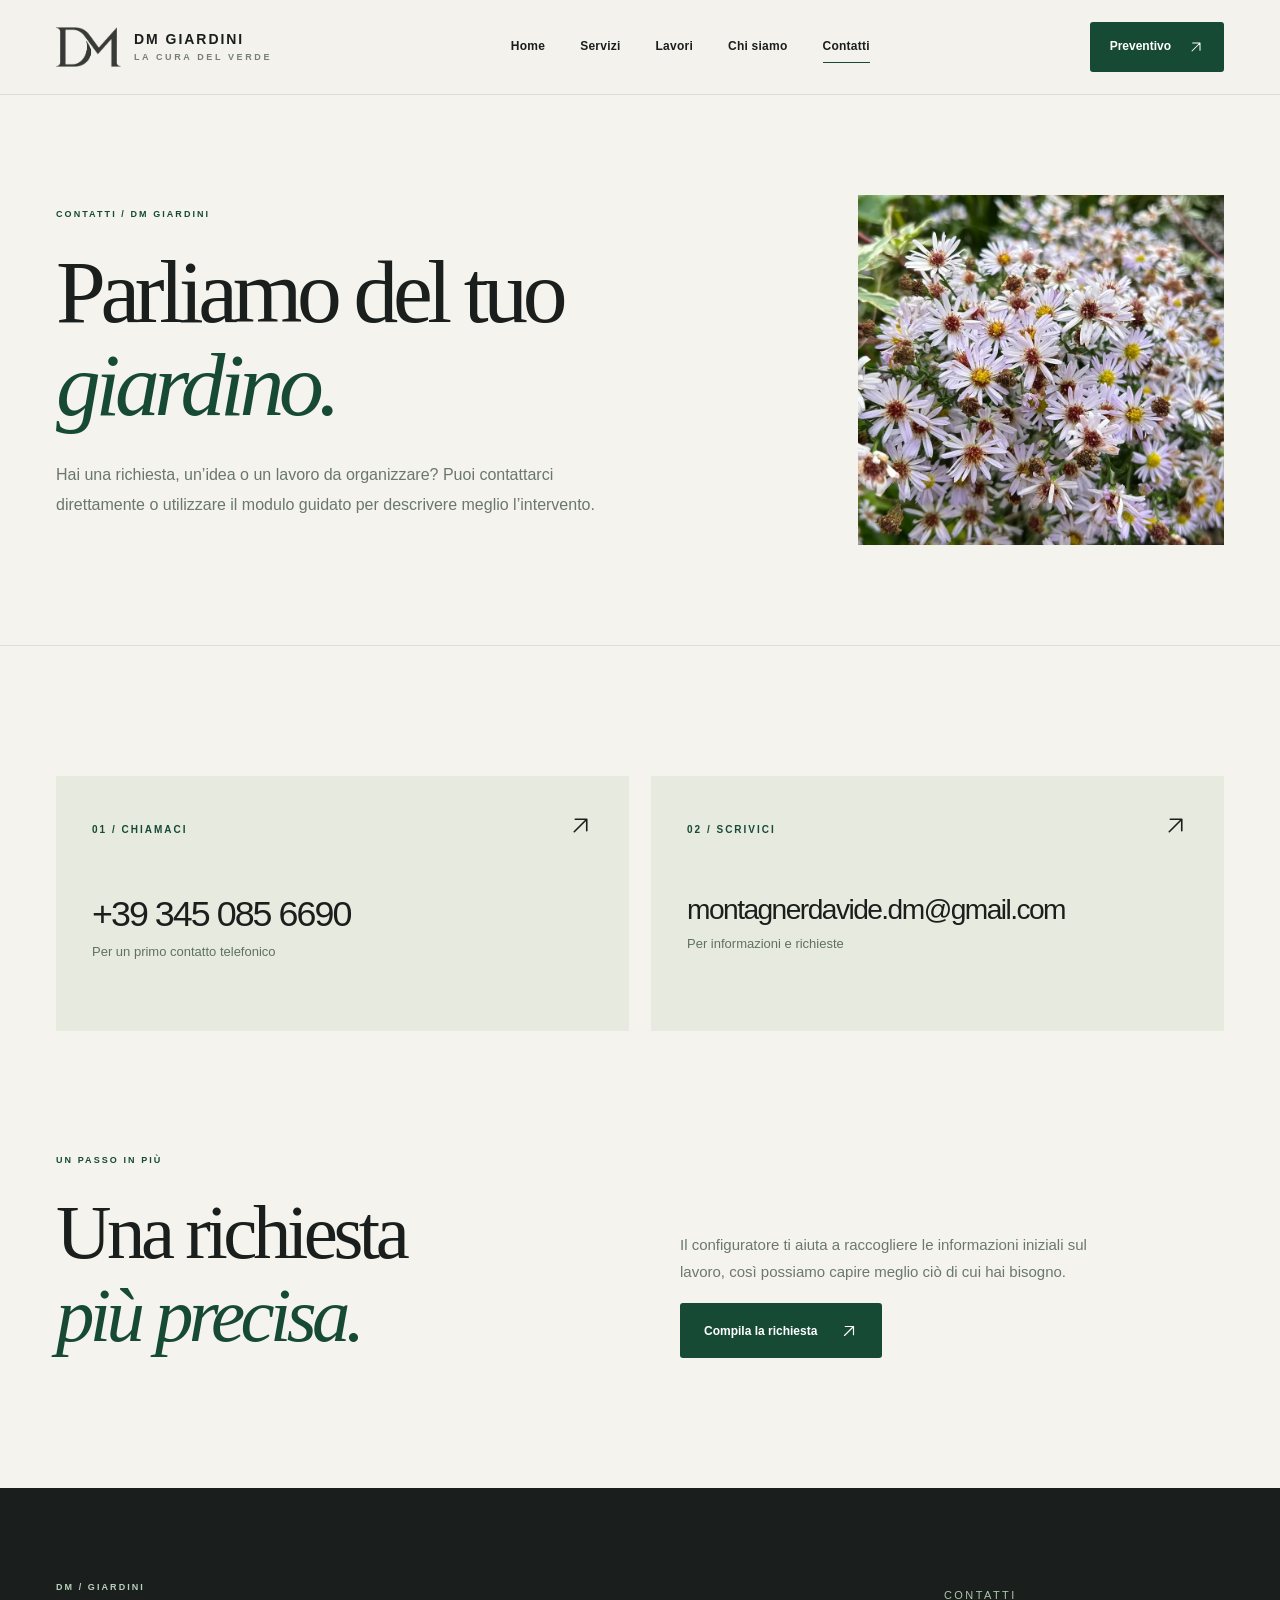
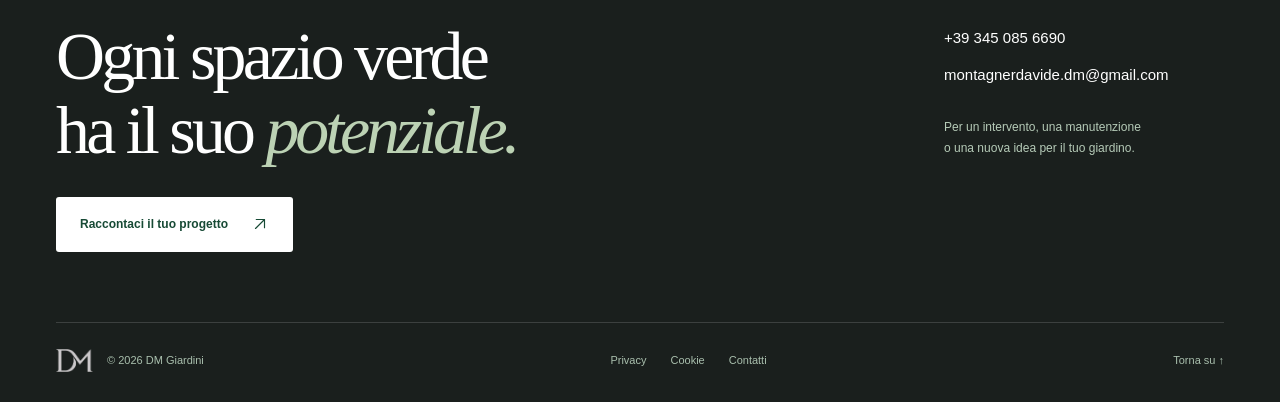
<file: contatti.html>
<!doctype html>
<html lang="it"><head><meta charset="utf-8"><meta name="robots" content="noindex, nofollow"><meta name="viewport" content="width=device-width, initial-scale=1"><meta name="theme-color" content="#174A35"><meta name="color-scheme" content="light"><meta name="description" content="Contatta DM Giardini: telefono +39 345 085 6690, email montagnerdavide.dm@gmail.com. Richiedi un preventivo personalizzato."><meta property="og:title" content="Contatti | DM Giardini"><meta property="og:description" content="Contatta DM Giardini: telefono +39 345 085 6690, email montagnerdavide.dm@gmail.com. Richiedi un preventivo personalizzato."><meta property="og:type" content="website"><meta property="og:image" content="./foto-05.webp"><meta property="og:locale" content="it_IT"><title>Contatti | DM Giardini</title><link rel="icon" type="image/png" href="./favicon.png"><style>
:root{--ink:#1A1F1D;--forest:#174A35;--green:#75A95B;--ivory:#FAFAF7;--pale:#F2F6F0;--gray:#7D8580;--line:#DAE2D9;--radius:18px;--container:1312px;--ease:cubic-bezier(.22,.72,.19,1)}*{box-sizing:border-box}html{scroll-behavior:smooth}body{margin:0;background:#fff;color:var(--ink);font-family:Arial,Helvetica,sans-serif;-webkit-font-smoothing:antialiased;font-size:15px;line-height:1.6}a{color:inherit;text-decoration:none}button,input,textarea,select{font:inherit}button{cursor:pointer}img{display:block;max-width:100%}svg{vertical-align:middle}p{margin:0 0 1.2em}h1,h2,h3{margin:0;font-weight:500;line-height:1.1}em{font-family:Georgia,'Times New Roman',serif;font-weight:400;letter-spacing:-.06em}::selection{background:#b3d8a3;color:#142e21}:focus-visible{outline:3px solid var(--green);outline-offset:4px}.skip-link{position:absolute;left:12px;top:-80px;background:#fff;padding:12px 20px;z-index:1000}.skip-link:focus{top:8px}.container{width:min(calc(100% - 112px),var(--container));margin:auto}.site-header{position:relative;z-index:30;background:#fff;border-bottom:1px solid #e8ede7}.header-inner{height:88px;display:flex;align-items:center;justify-content:space-between;gap:25px}.brand{display:flex;align-items:center;gap:13px;min-width:235px}.brand img{width:59px;height:42px;object-fit:contain}.brand-copy{display:flex;flex-direction:column;line-height:1}.brand-copy strong{font-weight:750;letter-spacing:.14em;font-size:14px}.brand-copy small{font-size:9px;font-weight:700;letter-spacing:.29em;margin-top:7px;color:#777f79}.site-nav{display:flex;align-items:center;gap:35px}.site-nav>a:not(.nav-mobile-cta){font-size:12px;font-weight:650;letter-spacing:.02em;position:relative;padding-block:8px}.site-nav>a:not(.nav-mobile-cta):after{content:'';position:absolute;left:0;right:100%;height:1px;background:var(--forest);bottom:2px;transition:right .25s}.site-nav>a:hover:after,.site-nav>a[aria-current=page]:after{right:0}.header-actions{display:flex;align-items:center;gap:15px}.header-cta{background:var(--forest);color:white;display:flex;align-items:center;gap:17px;border-radius:100px;font-size:12px;font-weight:750;padding:13px 17px 13px 21px;white-space:nowrap;transition:transform .2s,background .2s}.header-cta:hover{background:#113526;transform:translateY(-2px)}.menu-toggle,.nav-mobile-cta{display:none}.eyebrow{display:inline-flex;align-items:center;gap:11px;text-transform:uppercase;letter-spacing:.24em;font-size:10px;font-weight:750;color:var(--forest);margin-bottom:25px}.eyebrow-dot:before{content:'';background:var(--green);width:7px;height:7px;border-radius:50%}.eyebrow-light{color:#B9D0BC}.pill{display:inline-flex;align-items:center;justify-content:center;gap:28px;border-radius:100px;min-height:54px;padding:14px 23px;font-size:12px;font-weight:700;line-height:1;transition:transform .22s,background .22s,border .22s;border:1px solid transparent;white-space:nowrap}.pill:hover{transform:translateY(-3px)}.pill-dark{background:var(--forest);color:white}.pill-dark:hover{background:#0e3526}.pill-light{color:var(--forest);background:#fff}.pill-outline-light{color:white;border-color:#8aaa91;background:transparent}.pill-outline-light:hover{background:#fff;color:var(--forest)}.text-link,.arrow-link{display:inline-flex;align-items:center;gap:18px;font-size:12px;font-weight:750;line-height:1.35}.text-link svg,.arrow-link svg{transition:transform .2s}.text-link:hover svg,.arrow-link:hover svg{transform:translate(3px,-2px)}.arrow-link{border-bottom:1px solid currentColor;padding-bottom:9px}.section-pad{padding-block:126px}.display-title{font-size:clamp(46px,6vw,88px);letter-spacing:-.075em;line-height:1.045}.display-title em{color:var(--forest)}.section-heading{display:flex;justify-content:space-between;align-items:end;gap:45px;margin-bottom:48px}.section-heading>div:last-child{max-width:320px}.section-heading>p{max-width:390px;color:#626d65;margin-bottom:0;line-height:1.85}.section-heading>div:last-child p{color:#68736c;line-height:1.9}.section-heading .arrow-link{margin-top:12px}
/* HERO */
.home-hero{background:var(--ivory);overflow:hidden}.hero-grid{display:grid;grid-template-columns:1fr 1.04fr;gap:min(5vw,74px);align-items:center;min-height:695px;padding-block:68px 62px}.hero-copy{padding-top:20px}.hero-copy h1{font-size:clamp(72px,7.4vw,115px);letter-spacing:-.087em;line-height:.98;margin:0 0 30px}.hero-copy h1 em{color:var(--forest)}.hero-copy>p{max-width:480px;font-size:16px;line-height:1.9;color:#657168}.hero-actions{display:flex;align-items:center;gap:29px;margin-top:30px}.hero-down{display:flex;align-items:center;gap:14px;font-size:10px;text-transform:uppercase;letter-spacing:.17em;font-weight:700;color:#859087;margin-top:88px}.line-down{width:1px;height:37px;background:#a5b6a7;display:inline-block}.hero-visual{min-width:0}.hero-model-shell{background:#E4EEE0;border-radius:160px 160px 18px 18px;position:relative;height:555px;overflow:hidden;box-shadow:inset 0 0 0 1px rgba(28,67,42,.04)}.model-topline,.model-bottomline{position:absolute;z-index:4;left:26px;right:26px;display:flex;align-items:center;justify-content:space-between}.model-topline{top:25px}.model-label{font-size:9px;letter-spacing:.19em;font-weight:750;color:#416d53}.model-dot{width:10px;height:10px;border-radius:50%;border:2px solid #5a8364;box-shadow:0 0 0 4px #d2e3d2}.garden-scene{position:absolute;inset:0}.garden-scene canvas{width:100%;height:100%;display:block;touch-action:pan-y;cursor:grab}.garden-scene canvas:active{cursor:grabbing}.garden-fallback{position:absolute;inset:0;z-index:1}.garden-fallback img{width:100%;height:100%;object-fit:cover;opacity:.5}.garden-fallback span{position:absolute;left:28px;bottom:125px;font-family:Georgia,serif;font-style:italic;font-size:30px;color:var(--forest)}.garden-scene.webgl-active .garden-fallback{display:none}.model-bottomline{bottom:25px;align-items:end}.model-bottomline strong{font-size:13px;display:block;line-height:1.3;color:#204b36}.model-subtitle{font-size:10px;color:#577662;display:block;margin-top:5px}.scene-controls{display:flex;gap:4px;position:relative;z-index:5}.scene-controls button{border:1px solid #a5bea8;background:rgba(242,249,237,.6);width:34px;height:34px;border-radius:100px;color:var(--forest);font-size:15px}.scene-controls button:hover{background:white}.hero-caption{display:flex;justify-content:space-between;align-items:center;margin-top:20px;color:#7b897d;font-size:10px;font-weight:700;letter-spacing:.18em;text-transform:uppercase}.ticker{background:var(--forest);color:#C9DFC6;overflow:hidden;white-space:nowrap;height:72px;display:flex;align-items:center}.ticker-track{width:100%;text-align:center;white-space:nowrap}.ticker-track span{font-size:11px;font-weight:700;letter-spacing:.26em}.ticker-track b{color:var(--green);margin:0 23px;font-size:18px;font-weight:400}
/* EDITORIAL */
.intro-section{background:#fff}.intro-grid{display:grid;grid-template-columns:1fr .7fr;gap:90px;align-items:end;margin-bottom:68px}.intro-right{padding-bottom:8px}.large-paragraph{font-size:clamp(18px,2.1vw,26px);line-height:1.6;letter-spacing:-.03em;color:#4f5d54}.intro-right .arrow-link{margin-top:15px}.intro-photo-grid{display:grid;grid-template-columns:1.65fr .8fr;gap:22px;align-items:end}.intro-photo-main{height:530px;position:relative;overflow:hidden}.intro-photo-side{height:360px;overflow:hidden}.intro-photo-grid img,.featured-works img,.approach-image img{width:100%;height:100%;object-fit:cover;transition:transform .7s var(--ease)}.intro-photo-grid>div:hover img,.featured-works figure:hover img{transform:scale(1.04)}.intro-photo-main img{object-position:center 59%}.photo-corner{position:absolute;bottom:22px;left:23px;background:#fff;font-size:9px;font-weight:800;letter-spacing:.21em;padding:10px 13px;color:var(--forest)}.services-section{background:var(--pale)}.services-grid{display:grid;grid-template-columns:repeat(3,minmax(0,1fr));gap:22px}.service-card{background:white;overflow:hidden;border:1px solid #e6ece5}.service-card-image{height:275px;position:relative;overflow:hidden}.service-card-image img{width:100%;height:100%;object-fit:cover;transition:transform .6s}.service-card:hover .service-card-image img{transform:scale(1.045)}.service-number{position:absolute;top:18px;left:19px;width:38px;height:38px;border-radius:50%;background:white;display:grid;place-items:center;font-size:11px;font-weight:750}.service-card-copy{padding:29px 27px 32px}.service-card h3{font-size:25px;letter-spacing:-.04em;line-height:1.2;margin-bottom:12px}.service-card p{color:#657168;line-height:1.8;min-height:82px;font-size:13px}.service-card .arrow-link{margin-top:9px;color:var(--forest)}.featured-works{background:var(--forest);color:#fff}.featured-works .display-title em{color:#b7d4ae}.light-head{align-items:end}.feature-grid{display:grid;grid-template-columns:1.45fr .8fr;gap:24px}.feature-grid figure{margin:0;overflow:hidden;position:relative}.featured-main{height:525px}.featured-side{height:405px;margin-top:120px!important}.feature-grid img{filter:saturate(.88)}.feature-grid figcaption{position:absolute;left:22px;right:22px;bottom:22px;display:flex;justify-content:space-between;align-items:center;padding:12px 14px;background:rgba(255,255,255,.96);font-size:12px;color:#253c2c;font-weight:700}.feature-grid figcaption span{font-weight:500;color:#6d8170}.beforeafter-section{background:#fff}.comparison-grid{display:grid;grid-template-columns:repeat(3,minmax(0,1fr));gap:20px}.comparison-card{min-width:0}.comparison{position:relative;aspect-ratio:1.05;background:#e7ece3;overflow:hidden;--position:50%}.comparison>img{position:absolute;inset:0;width:100%;height:100%;object-fit:cover;object-position:center}.comparison-after{clip-path:inset(0 calc(100% - var(--position)) 0 0)}.comparison-label{position:absolute;top:14px;z-index:2;background:rgba(255,255,255,.92);color:#27352a;font-size:10px;text-transform:uppercase;letter-spacing:.14em;padding:7px 10px;font-weight:800}.before-label{left:14px}.after-label{right:14px}.comparison-line{position:absolute;z-index:3;pointer-events:none;top:0;bottom:0;width:2px;background:white;left:var(--position);transform:translateX(-50%);display:flex;align-items:center;justify-content:center}.comparison-line span{width:38px;height:38px;flex:none;display:grid;place-items:center;border-radius:50%;background:white;color:var(--forest);font-size:18px;box-shadow:0 4px 12px #0002}.comparison input{position:absolute;inset:0;z-index:4;opacity:0;width:100%;height:100%;margin:0;cursor:ew-resize}.comparison input:focus-visible{opacity:.14;background:var(--green)}.comparison-meta{display:flex;justify-content:space-between;align-items:center;gap:8px;margin-top:18px}.comparison-meta strong{font-size:15px}.comparison-meta span{font-size:10px;color:#89918a}.after-link{margin-top:34px;color:var(--forest)}.approach-section{background:var(--pale)}.approach-grid{display:grid;grid-template-columns:.9fr 1fr;gap:clamp(50px,8vw,140px);align-items:center}.approach-image{height:640px;position:relative;overflow:hidden}.approach-image img{object-position:center}.vertical-label{position:absolute;left:22px;bottom:22px;background:white;padding:10px 15px;font-size:10px;letter-spacing:.2em;font-weight:750}.approach-copy>p{max-width:550px;font-size:16px;line-height:1.9;color:#697369;margin-top:26px}.steps{border-top:1px solid #cad6c9;margin-top:42px}.steps>div{display:grid;grid-template-columns:40px 135px 1fr;gap:11px;align-items:start;padding:22px 0;border-bottom:1px solid #cad6c9}.steps span{font-size:11px;font-weight:800;color:var(--green)}.steps strong{font-size:16px}.steps p{font-size:12px;color:#68776c;margin:0;line-height:1.7}.cta-block{background:#173E2F;color:white;padding-block:94px}.cta-grid{display:grid;grid-template-columns:1.3fr .65fr;gap:100px;align-items:center}.cta-grid h2{font-size:clamp(40px,5vw,72px);letter-spacing:-.06em;line-height:1.13}.cta-grid em{color:#bdd2b9}.cta-grid p{color:#d0ddd0;line-height:1.9;margin-bottom:26px}
/* OTHER PAGES */
.page-head{background:var(--ivory);padding:84px 0 86px;overflow:hidden}.page-head-grid{display:grid;grid-template-columns:1.4fr .7fr;gap:70px;align-items:center}.page-head h1{font-size:clamp(63px,7vw,104px);letter-spacing:-.079em;line-height:1.03;margin-bottom:29px}.page-head h1 em{color:var(--forest)}.lead{font-size:17px;line-height:1.9;color:#6a776d;max-width:640px}.page-head-media{width:100%;height:295px;border-radius:200px 200px 6px 6px;overflow:hidden}.page-head-media img{width:100%;height:100%;object-fit:cover}.page-head-mark{height:265px;border-radius:50%;background:#e7eee5;display:grid;place-items:center;font-family:Georgia,serif;font-size:125px;color:#d0ded0}.services-page-grid{margin-bottom:28px}.service-detail-grid{display:grid;grid-template-columns:1fr 1fr;gap:22px}.detail-card{background:var(--pale);padding:31px 31px 0;overflow:hidden}.detail-card>span{color:var(--forest);letter-spacing:.19em;font-size:10px;font-weight:750}.detail-card h2{font-size:30px;letter-spacing:-.04em;margin:20px 0 12px}.detail-card p{color:#607064;max-width:450px}.detail-card img{width:100%;height:260px;object-fit:cover;margin-top:25px}.note-box{display:flex;align-items:center;gap:22px;border-top:1px solid var(--line);margin-top:58px;padding-top:25px}.note-box strong{font-size:19px;white-space:nowrap}.note-box p{margin:0;max-width:530px;color:#667369;font-size:13px}.note-box a{white-space:nowrap;margin-left:auto}.gallery-header{display:flex;justify-content:space-between;align-items:center;gap:30px;margin-bottom:30px}.section-subtitle{font-size:32px;letter-spacing:-.04em}.filters{display:flex;gap:7px;flex-wrap:wrap}.filter{border:1px solid #d9e4d6;background:white;border-radius:100px;padding:10px 18px;font-size:11px;color:#4a5d4e;font-weight:750}.filter:hover,.filter.active{background:var(--forest);color:white;border-color:var(--forest)}.portfolio-grid{display:grid;grid-template-columns:repeat(4,minmax(0,1fr));gap:28px 17px}.portfolio-card[hidden]{display:none}.portfolio-open{width:100%;height:310px;position:relative;display:block;padding:0;border:0;overflow:hidden;background:var(--pale)}.portfolio-open img{width:100%;height:100%;object-fit:cover;transition:transform .55s var(--ease)}.portfolio-open:hover img{transform:scale(1.05)}.portfolio-zoom{position:absolute;right:14px;bottom:14px;width:42px;height:42px;border-radius:50%;display:grid;place-items:center;background:#fff;color:var(--forest)}.portfolio-caption{padding-top:14px}.portfolio-caption h3{font-size:15px;font-weight:700}.portfolio-caption span{font-size:11px;color:#819082}.lightbox{position:fixed;margin:auto;border:0;padding:18px;background:var(--ink);color:white;max-width:min(95vw,1100px);max-height:95vh}.lightbox::backdrop{background:#0c170de6}.lightbox img{max-height:75vh;max-width:85vw;object-fit:contain;margin:auto}.lightbox-toolbar{display:flex;justify-content:space-between;align-items:center;margin-bottom:12px;font-size:10px;letter-spacing:.15em}.lightbox-close{background:transparent;border:1px solid #6c796b;color:white;width:38px;height:38px;border-radius:50%;font-size:25px}.lightbox p{font-size:11px;color:#b9c8ba;margin-top:12px;margin-bottom:0}.media-section{background:var(--pale)}.media-grid{display:grid;grid-template-columns:1fr 1fr;gap:90px;align-items:center}.media-grid p{color:#647166;max-width:390px;margin-top:25px;line-height:1.8}.video-shell{background:#d8e4d5;padding:13px}.video-shell video{width:100%;max-height:500px;display:block;background:#111;object-fit:cover}.video-shell>span{font-size:11px;color:#536553;display:block;padding:10px 0 3px}.about-grid{display:grid;grid-template-columns:1fr 1fr;gap:120px;margin-bottom:75px}.about-grid>div:last-child p:not(.large-paragraph){color:#607064;max-width:500px;line-height:1.9}.about-grid a{margin-top:20px}.two-photo-grid{display:grid;grid-template-columns:1fr 1.4fr;gap:22px}.two-photo-grid img{width:100%;height:500px;object-fit:cover}.contact-grid{display:grid;grid-template-columns:1fr 1fr;gap:22px}.contact-panel{display:block;background:var(--pale);padding:40px 36px;position:relative;min-height:255px;transition:background .25s}.contact-panel:hover{background:#e5eee2}.contact-panel>span{font-size:10px;color:var(--forest);font-weight:750;letter-spacing:.2em}.contact-panel h2{font-size:clamp(24px,2.8vw,41px);letter-spacing:-.055em;margin-top:55px;overflow-wrap:anywhere}.contact-panel h2.mail-heading{font-size:clamp(19px,2.2vw,33px)}.contact-panel p{color:#607064;font-size:13px;margin-top:8px}.contact-panel>svg{position:absolute;right:36px;top:37px}.contact-bottom{display:grid;grid-template-columns:1fr 1fr;gap:80px;align-items:end;padding-top:115px}.contact-bottom p{color:#6b786d;line-height:1.8;max-width:450px}.legal-copy{max-width:900px;margin:auto;font-size:15px;color:#4b584f}.legal-copy h2{font-size:25px;letter-spacing:-.04em;margin:40px 0 14px}.legal-copy p{line-height:1.9}.legal-copy a{text-decoration:underline}.legal-alert{background:#eff4ec;border-left:4px solid var(--forest);padding:25px 29px}.legal-alert strong{color:var(--forest);font-size:16px}.legal-alert p{margin:8px 0 0}.legal-date{border-top:1px solid var(--line);padding-top:18px;margin-top:50px;font-size:12px}
/* QUOTE WIZARD */
.quote-section{background:#fff}.quote-layout{display:grid;grid-template-columns:.65fr 1.1fr;gap:90px;align-items:start}.quote-side-photo{height:380px;margin-bottom:37px;overflow:hidden}.quote-side-photo img{width:100%;height:100%;object-fit:cover}.quote-aside h2{font-size:40px;letter-spacing:-.06em;margin-bottom:17px}.quote-aside p{color:#6c786e;line-height:1.8}.quote-aside .arrow-link{margin-top:17px;color:var(--forest)}.quote-wizard{border:1px solid var(--line);padding:35px 38px 33px;background:#FAFBF8}.wizard-head{display:flex;justify-content:space-between;gap:15px;color:#6d806f;font-size:10px;font-weight:800;letter-spacing:.16em}.progress-track{height:3px;background:#dbe6d9;margin:17px 0 38px}.progress-track span{display:block;height:100%;width:25%;background:var(--forest);transition:width .3s}.wizard-step{border:0;padding:0;margin:0;min-width:0}.wizard-step[hidden]{display:none}.wizard-step legend{padding:0;font-size:32px;letter-spacing:-.05em;line-height:1.2;font-weight:600;margin-bottom:9px}.field-hint{color:#748176;font-size:13px;margin-bottom:28px;line-height:1.75}.choice-grid{display:grid;grid-template-columns:1fr 1fr;gap:13px;margin-bottom:26px}.choice-card{position:relative;background:#fff;border:1px solid #d7e1d5;min-height:155px;padding:20px;display:flex;flex-direction:column;align-items:start;cursor:pointer;transition:all .2s}.choice-card:hover{border-color:#80a884;transform:translateY(-2px)}.choice-card:has(input:checked){border-color:var(--forest);background:#edf5eb;box-shadow:inset 0 0 0 1px var(--forest)}.choice-card input{position:absolute;right:15px;top:15px;accent-color:var(--forest);width:17px;height:17px}.choice-card .choice-icon{font-size:26px;color:var(--forest);line-height:1;margin-bottom:20px}.choice-card strong{font-size:14px;line-height:1.25}.choice-card small{font-size:11px;color:#7d897f;margin-top:6px}.field,.conditional-fields{display:block}.field{margin-bottom:20px}.field>span{font-size:12px;font-weight:700;color:#344637;display:block;margin-bottom:9px}.field input:not([type=checkbox]),.field select,.field textarea{display:block;border:1px solid #d5e0d3;background:white;color:var(--ink);border-radius:0;padding:13px 16px;width:100%;outline:none;min-height:50px}.field textarea{resize:vertical;min-height:155px;line-height:1.6}.field input:focus,.field textarea:focus,.field select:focus{border-color:var(--forest);box-shadow:0 0 0 2px #a9caa57a}.field input::placeholder,.field textarea::placeholder{color:#9aa49b}.form-cols{display:grid;grid-template-columns:1fr 1fr;gap:14px}.conditional-fields[hidden]{display:none}.check-line{display:flex;align-items:flex-start;gap:11px;font-size:12px;color:#4f5e53;line-height:1.75;margin-top:12px}.check-line input{width:17px;height:17px;margin-top:4px;flex:none;accent-color:var(--forest)}.check-line a{text-decoration:underline}.form-footer{border-top:1px solid var(--line);margin-top:26px;padding-top:26px;display:flex;justify-content:space-between;align-items:center;gap:20px}.wizard-back{background:transparent;border:0;padding:10px;color:#516b58;font-size:13px;font-weight:750}.wizard-back[hidden],.form-footer button[hidden]{display:none}.form-footer .pill{margin-left:auto}.summary-note{display:flex;gap:14px;background:#edf5ed;padding:15px 17px;color:#46624c}.summary-note span{width:22px;height:22px;border:1px solid #89aa87;border-radius:50%;display:grid;place-items:center;flex:none;font-size:12px;font-weight:700}.summary-note p{font-size:12px;line-height:1.6;margin:0}.send-feedback{font-size:13px;line-height:1.6;margin-top:14px}.send-feedback:not(:empty){padding:15px;background:#e9f1e6;border-left:3px solid var(--forest)}.send-feedback[data-error=true]{background:#fff0e8;border-color:#8e4c32}.mailto-fallback{font-size:11px;color:#4d6754;margin-top:18px;text-decoration:underline}.honeypot{position:absolute;left:-10000px;opacity:0}.not-found{min-height:100vh;display:flex;flex-direction:column;align-items:center;justify-content:center;text-align:center;gap:20px;background:var(--ivory);padding:24px}.not-found img{width:110px}.not-found h1{font-size:60px;letter-spacing:-.06em}.not-found p{color:#7d8a80}
/* FOOTER */
.site-footer{background:#10291e;color:white;padding:85px 0 26px}.footer-top{display:flex;justify-content:space-between;gap:70px;padding-bottom:90px}.footer-top h2{font-size:clamp(44px,5.3vw,75px);letter-spacing:-.06em;margin-bottom:28px}.footer-top h2 em{color:#bcd2b4}.footer-info{padding-top:16px;min-width:280px}.footer-info h3{font-size:11px;text-transform:uppercase;letter-spacing:.22em;color:#a9c9aa;margin-bottom:25px}.footer-info>a{display:block;font-size:15px;font-weight:700;margin-bottom:13px}.footer-info p{font-size:12px;color:#b6cbb8;margin-top:30px;line-height:1.7}.footer-bottom{border-top:1px solid #456352;display:flex;justify-content:space-between;align-items:center;gap:20px;padding-top:22px;color:#a9bfad;font-size:11px}.footer-brand{display:flex;align-items:center;gap:14px}.footer-brand img{width:37px;height:31px;object-fit:contain;filter:invert(1)}.footer-bottom>div:nth-child(2){display:flex;gap:24px}.footer-bottom a:hover{text-decoration:underline}
/* REVEAL */
.reveal{transition:opacity .8s var(--ease),transform .8s var(--ease)}.js-ready .reveal:not(.is-visible){opacity:0;transform:translateY(23px)}
@media (max-width:1150px){.container{width:min(calc(100% - 72px),var(--container))}.site-nav{gap:21px}.brand{min-width:195px}.header-cta{padding:12px 14px}.hero-copy h1{font-size:clamp(65px,7vw,92px)}.hero-model-shell{height:505px}.hero-grid{gap:36px}.steps>div{grid-template-columns:30px 110px 1fr}.portfolio-grid{grid-template-columns:repeat(3,1fr)}.quote-layout{gap:45px}.quote-wizard{padding:28px}.section-pad{padding-block:105px}}
@media (max-width:850px){.container{width:min(calc(100% - 42px),var(--container))}.site-header{position:sticky;top:0}.header-inner{height:75px}.site-nav{display:none;position:absolute;left:0;right:0;top:75px;background:#fff;padding:24px;box-shadow:0 18px 22px #10291e17;flex-direction:column;align-items:stretch;gap:12px}.site-nav.is-open{display:flex}.site-nav>a{font-size:16px!important;padding:10px!important}.header-cta{display:none}.menu-toggle{display:grid;place-items:center;border:1px solid #d2ded3;background:#fff;border-radius:50%;width:43px;height:43px}.nav-mobile-cta{display:flex;justify-content:space-between;margin-top:6px;background:var(--forest);color:#fff;border-radius:100px;font-weight:700;padding:15px 20px!important}.hero-grid{grid-template-columns:1fr;padding-top:65px;gap:35px}.hero-copy h1{font-size:clamp(70px,11vw,105px)}.hero-copy>p{max-width:600px}.hero-down{margin-top:34px}.hero-model-shell{height:510px;border-radius:160px 160px 18px 18px}.intro-grid,.approach-grid,.about-grid,.contact-bottom,.media-grid{grid-template-columns:1fr;gap:35px}.intro-photo-main{height:430px}.intro-photo-side{height:290px}.services-grid{grid-template-columns:repeat(2,1fr)}.services-grid>.service-card:last-child{grid-column:span 2;display:grid;grid-template-columns:1fr 1fr}.services-grid>.service-card:last-child .service-card-image{height:100%;min-height:310px}.services-grid>.service-card:last-child .service-card-copy{align-self:center}.feature-grid{grid-template-columns:1fr 1fr}.featured-main{height:430px}.featured-side{height:340px;margin-top:90px!important}.comparison-grid{grid-template-columns:1fr 1fr}.comparison-card:last-child{grid-column:span 2;max-width:480px}.cta-grid{gap:50px}.approach-image{height:470px}.quote-layout{grid-template-columns:1fr}.quote-aside{display:grid;grid-template-columns:190px 1fr;column-gap:30px;align-items:center}.quote-side-photo{grid-row:span 4;height:240px;margin:0}.quote-aside h2{font-size:30px}.quote-aside .eyebrow{margin-bottom:0}.page-head-grid{grid-template-columns:1.3fr .7fr;gap:30px}.page-head h1{font-size:clamp(60px,8vw,85px)}.portfolio-grid{grid-template-columns:repeat(2,1fr)}.section-pad{padding-block:88px}.footer-top{gap:45px}}
@media (max-width:590px){.container{width:min(calc(100% - 34px),var(--container))}.brand{gap:8px;min-width:0}.brand img{width:47px;height:35px}.brand-copy strong{font-size:12px}.brand-copy small{font-size:8px;letter-spacing:.17em}.hero-grid{padding-block:48px 35px;gap:45px}.hero-copy .eyebrow{font-size:9px}.hero-copy h1{font-size:clamp(60px,15vw,83px);margin-bottom:22px}.hero-copy>p{font-size:14px;line-height:1.75}.hero-actions{gap:17px;flex-wrap:wrap}.pill{min-height:50px;padding:13px 18px;gap:13px}.hero-down{margin-top:36px}.hero-model-shell{height:420px;border-radius:110px 110px 16px 16px}.model-topline,.model-bottomline{left:17px;right:17px}.model-topline{top:16px}.model-bottomline{bottom:15px}.model-bottomline strong{font-size:11px}.model-subtitle{font-size:9px}.model-label{font-size:8px}.hero-caption{font-size:9px}.ticker{height:59px}.ticker-track{text-align:left;transform:translateX(-6%)}.ticker-track span{font-size:9px;letter-spacing:.17em}.ticker-track b{margin:0 13px}.section-pad{padding-block:74px}.eyebrow{margin-bottom:16px}.display-title{font-size:clamp(49px,10.5vw,65px)}.intro-grid{gap:20px;margin-bottom:34px}.large-paragraph{font-size:19px}.intro-photo-grid{grid-template-columns:1fr .58fr;gap:9px;align-items:end}.intro-photo-main{height:325px}.intro-photo-side{height:230px}.photo-corner{font-size:7px;left:11px;bottom:11px;padding:8px}.section-heading{align-items:start;gap:22px;flex-direction:column;margin-bottom:30px}.section-heading>div:last-child{max-width:none}.services-grid{grid-template-columns:1fr;gap:16px}.services-grid>.service-card:last-child{grid-column:auto;display:block}.services-grid>.service-card:last-child .service-card-image,.service-card-image{height:245px;min-height:0}.service-card-copy{padding:22px}.service-card p{min-height:0}.feature-grid{grid-template-columns:1fr;gap:20px}.featured-main{height:400px}.featured-side{height:260px;margin:0!important}.comparison-grid{grid-template-columns:1fr;gap:28px}.comparison-card:last-child{grid-column:auto;max-width:none}.comparison{aspect-ratio:1.18}.comparison-meta span{font-size:9px}.approach-image{height:365px}.steps>div{grid-template-columns:27px 95px 1fr;gap:8px}.steps p{font-size:11px}.cta-block{padding-block:72px}.cta-grid{grid-template-columns:1fr;gap:27px}.cta-grid h2{font-size:47px}.page-head{padding:57px 0}.page-head-grid{grid-template-columns:1fr;gap:30px}.page-head h1{font-size:clamp(59px,13vw,76px)}.page-head-media{height:190px;border-radius:120px 120px 6px 6px}.page-head-mark{display:none}.lead{font-size:14px}.service-detail-grid,.two-photo-grid,.contact-grid{grid-template-columns:1fr}.two-photo-grid img{height:330px}.note-box{display:block}.note-box p{margin:11px 0}.note-box a{margin:14px 0 0}.gallery-header{align-items:start;flex-direction:column}.portfolio-grid{grid-template-columns:1fr 1fr;gap:23px 13px}.portfolio-open{height:235px}.portfolio-caption h3{font-size:13px}.portfolio-caption span{font-size:10px}.filters{gap:6px}.filter{padding:8px 11px;font-size:10px}.media-grid{gap:32px}.contact-panel{min-height:215px;padding:27px}.contact-panel h2{margin-top:58px;font-size:31px}.contact-panel .mail-heading{font-size:21px}.contact-bottom{padding-top:68px}.quote-layout{gap:40px}.quote-aside{display:block}.quote-side-photo{height:220px;margin-bottom:20px}.quote-aside h2{font-size:31px}.quote-wizard{padding:20px 17px}.wizard-head{font-size:9px}.wizard-step legend{font-size:28px}.choice-grid{gap:9px}.choice-card{min-height:145px;padding:15px 13px}.choice-card strong{font-size:12px}.choice-card small{font-size:10px}.choice-card .choice-icon{font-size:23px}.form-cols{grid-template-columns:1fr;gap:0}.check-line{font-size:11px}.footer-top{display:block;padding-bottom:58px}.footer-info{padding-top:55px}.footer-bottom{flex-wrap:wrap}.footer-bottom>div:nth-child(2){width:100%;order:3;gap:20px}.legal-copy{font-size:14px}.not-found h1{font-size:42px}}
@media (max-width:390px){.hero-copy h1{font-size:59px}.hero-model-shell{height:365px}.model-bottomline{display:block}.scene-controls{position:absolute;right:0;bottom:0}.portfolio-grid{grid-template-columns:1fr}.portfolio-open{height:300px}.choice-grid{grid-template-columns:1fr}.choice-card{min-height:105px;padding-left:60px}.choice-icon{position:absolute;left:16px;top:27px}.choice-card strong{margin-top:20px}.choice-card input{top:20px}.footer-top h2{font-size:42px}}
@media (prefers-reduced-motion:reduce){*,*::before,*::after{animation-duration:.01ms!important;scroll-behavior:auto!important;transition-duration:.01ms!important}.js-ready .reveal{opacity:1!important;transform:none!important}}

/* Preview: copy text fallback when no configured mail client is available. */
.quote-copy { border: 1px solid #b5c7b6; background: transparent; color: #174a35; border-radius: 999px; font: inherit; padding: .65rem 1.1rem; margin: .55rem 0 0; cursor: pointer; }
.quote-copy:hover, .quote-copy:focus-visible { background: #eaf4e8; outline-offset: 3px; }

</style><style>
/* DM Giardini / Edizione architettonica */
:root{--ivory:#f4f3ed;--pale:#eef0e8;--container:1440px;--ease:cubic-bezier(.2,.75,.2,1)}
body{background:var(--ivory)}
.container{width:min(calc(100% - 112px),var(--container))}
.site-header{background:#f4f3edf5;border-bottom:1px solid #174a3520}
.header-inner{height:94px}.brand img{width:65px;height:47px}.header-cta{border-radius:3px;padding:15px 20px}
.home-hero{position:relative;background:var(--ivory)}
.hero-grid{grid-template-columns:.84fr 1.16fr;gap:20px;min-height:760px;padding:62px 0 40px;align-items:center}
.hero-copy{position:relative;z-index:2;padding:0 0 30px}
.hero-copy h1{font-family:Georgia,'Times New Roman',serif;font-size:clamp(70px,7.2vw,118px);font-weight:400;letter-spacing:-.065em;line-height:1.0;margin-bottom:28px}
.hero-copy h1 em{color:var(--forest);letter-spacing:-.07em}
.hero-copy>p{font-size:15px;line-height:1.9;max-width:385px;color:#647063}
.hero-actions{gap:24px;flex-wrap:wrap}.pill{border-radius:3px;min-height:55px;font-weight:600;gap:23px}.pill svg{transition:transform .3s}.pill:hover svg{transform:translate(3px,-3px)}
.hero-down{margin-top:55px;font-size:9px;letter-spacing:.18em}
.hero-visual{position:relative}.hero-model-shell{height:555px;overflow:hidden;border-radius:0;background:radial-gradient(ellipse at 50% 35%,#f6f6ed 10%,#e3e8d9 80%);box-shadow:none;border:1px solid #174a351c}
.hero-model-shell:before,.hero-model-shell:after{content:'+';position:absolute;z-index:4;color:#174a3570;pointer-events:none;font-size:18px;line-height:1;right:14px;top:13px}
.hero-model-shell:after{top:auto;right:auto;left:14px;bottom:13px}
.model-topline{top:24px;left:24px;right:28px}.model-label{font-size:8px;letter-spacing:.2em}.model-dot{display:none}
.model-bottomline{left:26px;right:24px;bottom:26px}.model-bottomline strong{font-family:Georgia,serif;font-size:19px;font-weight:400}.model-subtitle{font-size:9px;color:#4f6456;margin-top:8px}
.scene-controls{gap:6px}.scene-controls button{border-color:#174a3533;background:#f5f5ecba;width:34px;height:34px}
.garden-scene{inset:20px 0 38px}.garden-fallback img{opacity:1}.garden-fallback span{display:none}.garden-scene:not(.webgl-active){inset:60px 20px 100px}
.garden-timeline{padding:19px 0 0}.garden-timeline>div{display:flex;align-items:center;justify-content:space-between;gap:10px}.garden-timeline label{font-size:8px;letter-spacing:.16em;font-weight:700}
.garden-timeline button,.hero-caption button{border:0;padding:3px 0;background:transparent;color:var(--forest);font-size:10px;text-decoration:underline;text-underline-offset:4px}
.garden-timeline input{display:block;appearance:none;-webkit-appearance:none;width:100%;height:2px;background:#b7c5ac;accent-color:var(--forest);margin:18px 0;cursor:ew-resize}
.garden-timeline input::-webkit-slider-thumb{appearance:none;width:12px;height:12px;background:var(--forest);border:3px solid var(--ivory);box-shadow:0 0 0 1px var(--forest);border-radius:50%}
.garden-timeline input::-moz-range-thumb{width:10px;height:10px;background:var(--forest);border:2px solid white;border-radius:50%}
.timeline-labels{font-size:9px;color:#6c796d}.hero-caption{margin-top:17px;padding-top:15px;border-top:1px solid #174a3520;font-size:8px;letter-spacing:.08em}.hero-caption button{font-size:9px;letter-spacing:0}
button:disabled,input:disabled{opacity:.4;cursor:default}
.ticker{height:57px;background:#1a1f1d;color:#d2d8c7}.ticker-track span{font-size:9px;letter-spacing:.24em}
.section-pad{padding-block:130px}.eyebrow{font-size:9px;letter-spacing:.23em;font-weight:600}
.display-title{font-family:Georgia,'Times New Roman',serif;font-size:clamp(51px,6vw,90px);font-weight:400;letter-spacing:-.058em;line-height:1.08}
.intro-section,.beforeafter-section{background:var(--ivory)}.intro-grid{grid-template-columns:1fr .72fr;gap:100px;margin-bottom:70px}.large-paragraph{font-size:23px;line-height:1.65;letter-spacing:-.035em}
.intro-photo-main{height:590px}.intro-photo-side{height:400px}.intro-photo-grid{gap:28px;grid-template-columns:1.65fr .7fr}.intro-photo-side{transform:translateY(40px)}
.services-section{background:#e7ebdf}.services-grid{gap:26px}.service-card{border:0;background:transparent;transition:transform .6s var(--ease),box-shadow .6s var(--ease)}.service-card-image{height:320px}.service-number{border-radius:2px;font-size:10px;width:34px;height:34px}.service-card-copy{padding:26px 0 0}.service-card h3{font-family:Georgia,serif;font-size:28px;font-weight:400}.service-card p{max-width:345px;font-size:13px}.service-card:hover{transform:translateY(-7px)}
.featured-works{background:#1a1f1d}.featured-works .display-title em{color:#b0c69b}.feature-grid{gap:45px}.featured-main{height:580px}.featured-side{height:430px;margin-top:150px!important}.feature-grid figcaption{background:transparent;color:white;left:0;right:0;bottom:0;padding:45px 22px 20px;background:linear-gradient(transparent,#0009);font-weight:400}.feature-grid figcaption span{color:#ddd}
.comparison{aspect-ratio:.95;border-radius:2px}.comparison-line span{width:48px;height:48px;box-shadow:0 2px 20px #0003}.comparison-label{font-size:8px;border-radius:2px;backdrop-filter:blur(8px)}.before-label{left:auto;right:14px}.after-label{right:auto;left:14px}.comparison:focus-within{outline:3px solid var(--forest);outline-offset:5px}.comparison-meta{align-items:start}.comparison-meta strong{font-size:13px;font-weight:500}.comparison-meta span{max-width:80px;text-align:right;line-height:1.5}.comparison-grid{gap:26px}
.approach-section{background:#e7ebdf}.approach-image{height:700px}.steps>div{padding-block:27px}.steps strong{font-family:Georgia,serif;font-weight:400;font-size:21px}
.cta-block{background:#174a35;padding-block:105px}.cta-grid h2,.footer-top h2{font-family:Georgia,serif;letter-spacing:-.055em;font-weight:400}.site-footer{background:#1a1f1d}.footer-top{padding-bottom:70px}.footer-info>a{font-weight:400}.footer-bottom{border-color:#ffffff26}
.page-head{background:var(--ivory);border-bottom:1px solid #174a351c;padding-block:100px}.page-head h1{font-family:Georgia,serif;font-weight:400;letter-spacing:-.06em}.page-head-media{height:350px;border-radius:0}.page-head-mark{border-radius:0;color:#bec8b4;background:#e7ebdf;font-style:italic}.lead{font-size:16px;max-width:540px}
.detail-card{background:#e7ebdf}.detail-card h2{font-family:Georgia,serif;font-size:37px;font-weight:400}.contact-panel{background:#e7ebdf}.quote-section{background:var(--ivory)}.quote-wizard{background:#fff;border-color:#174a3530;box-shadow:0 25px 70px #174a3507}.wizard-step legend{font-family:Georgia,serif;font-weight:400;font-size:37px}.progress-track{height:2px}.choice-card{border-radius:2px}.quote-copy,.filter{border-radius:2px}.field input,.field select,.field textarea{border-radius:2px!important}
.portfolio-grid{grid-template-columns:repeat(3,minmax(0,1fr));gap:45px 25px}.portfolio-open{height:350px}.portfolio-card:nth-child(6n+1){grid-column:span 2}.portfolio-card:nth-child(6n+1) .portfolio-open{height:450px}.portfolio-card:nth-child(6n+2) .portfolio-open{height:450px}.portfolio-zoom{transition:transform .3s,background .3s}.portfolio-open:hover .portfolio-zoom{transform:rotate(45deg);background:#d7e7cc}.portfolio-caption h3{font-family:Georgia,serif;font-size:22px;font-weight:400}.portfolio-caption span{letter-spacing:.03em}
.lightbox{width:min(1200px,95vw);max-height:96vh;padding:20px 25px;border-radius:3px;overflow:auto}.lightbox img{max-height:73vh;min-height:100px;transition:opacity .22s}.lightbox-nav{display:flex;align-items:center;justify-content:space-between;gap:20px;padding-top:17px}.lightbox-nav button{border:1px solid #ffffff40;color:white;background:transparent;padding:9px 19px;border-radius:2px}.lightbox-nav span{font-size:10px;color:#c8d3c4}.lightbox-toolbar{letter-spacing:.15em}.lightbox::backdrop{backdrop-filter:blur(9px);background:#101b13ed}
.page-head .eyebrow,.hero-copy .eyebrow{animation:soft-in .8s both}.hero-copy h1{animation:soft-in 1.2s .1s both}.hero-copy>p,.hero-actions{animation:soft-in 1.2s .25s both}
@keyframes soft-in{from{opacity:0;transform:translateY(18px)}to{opacity:1;transform:none}}
.reveal{transition:opacity 1s var(--ease),transform 1s var(--ease)}.js-ready .reveal:not(.is-visible){transform:translateY(35px)}
@media(min-width:851px){.service-card:nth-child(2){transition-delay:.08s}.service-card:nth-child(3){transition-delay:.16s}.page-head h1{max-width:1000px}}
@media(max-width:1150px){.container{width:calc(100% - 64px)}.hero-grid{grid-template-columns:.9fr 1.1fr;gap:15px}.hero-copy h1{font-size:78px}.hero-model-shell{height:500px}.hero-actions{gap:18px}.section-pad{padding-block:100px}.service-card-image{height:260px}.intro-photo-main{height:500px}.intro-photo-side{height:330px}.brand{min-width:200px}.site-nav{gap:20px}}
@media(max-width:850px){.container{width:calc(100% - 42px)}.header-inner{height:75px}.hero-grid{grid-template-columns:1fr;padding-top:50px;gap:10px}.hero-copy{padding-bottom:25px}.hero-copy h1{font-size:clamp(75px,11vw,105px)}.hero-copy>p{max-width:500px}.hero-down{display:none}.hero-model-shell{height:520px}.hero-visual{margin-top:15px}.intro-grid{grid-template-columns:1fr;gap:25px}.intro-photo-main{height:430px}.intro-photo-side{height:280px}.service-card h3{font-size:26px}.featured-main{height:460px}.featured-side{height:350px;margin-top:110px!important}.feature-grid{gap:25px}.portfolio-grid{grid-template-columns:repeat(2,minmax(0,1fr))}.portfolio-card:nth-child(6n+1){grid-column:auto}.portfolio-open,.portfolio-card:nth-child(6n+1) .portfolio-open,.portfolio-card:nth-child(6n+2) .portfolio-open{height:350px}.page-head{padding-block:70px}.page-head-media{height:300px}.approach-image{height:500px}.comparison{aspect-ratio:1.1}}
@media(max-width:590px){.container{width:calc(100% - 36px)}.hero-grid{padding-top:40px;padding-bottom:30px}.hero-copy h1{font-size:clamp(63px,15vw,86px);line-height:1.02}.hero-copy .eyebrow{font-size:8px;margin-bottom:23px}.hero-copy>p{font-size:14px}.hero-actions{margin-top:25px;gap:20px}.hero-model-shell{height:420px}.garden-scene{inset:12px 0 65px}.model-topline{left:18px;top:19px}.model-bottomline{left:18px;right:18px;bottom:22px;display:flex}.model-bottomline strong{font-size:16px}.model-subtitle{font-size:8px;max-width:190px}.scene-controls{position:static;gap:4px}.scene-controls button{width:29px;height:29px}.hero-caption{font-size:8px}.garden-timeline label{font-size:7px}.garden-timeline button{font-size:9px}.section-pad{padding-block:75px}.display-title{font-size:54px}.large-paragraph{font-size:20px}.intro-photo-grid{gap:12px}.intro-photo-main{height:330px}.intro-photo-side{height:230px;transform:translateY(15px)}.intro-grid{margin-bottom:35px}.service-card-copy{padding:22px 3px 12px}.service-card-image{height:280px}.services-grid{gap:27px}.featured-main{height:420px}.featured-side{height:290px;margin:0!important}.comparison{aspect-ratio:1.1}.comparison-meta span{max-width:none}.approach-image{height:420px}.steps strong{font-size:18px}.cta-block{padding-block:75px}.cta-grid h2{font-size:48px}.page-head{padding-block:55px}.page-head h1{font-size:62px}.page-head-media{height:240px}.portfolio-grid{gap:28px 12px}.portfolio-open,.portfolio-card:nth-child(6n+1) .portfolio-open,.portfolio-card:nth-child(6n+2) .portfolio-open{height:235px}.portfolio-caption h3{font-size:19px}.portfolio-caption span{font-size:9px}.portfolio-zoom{width:32px;height:32px;bottom:10px;right:10px}.lightbox{padding:14px}.lightbox-nav button{padding:9px 12px}.wizard-step legend{font-size:30px}.quote-wizard{padding:24px 18px}.footer-info{min-width:0}.footer-info>a{overflow-wrap:anywhere}.footer-top h2{font-size:45px}.comparison-grid{gap:30px}}
@media(prefers-reduced-motion:reduce){html{scroll-behavior:auto}.reveal,.hero-copy h1,.hero-copy>p,.hero-actions{animation:none!important;transform:none!important;transition:none!important}.intro-photo-grid img{transform:none!important}}

</style></head>
<body class=""><a class="skip-link" href="#main">Vai al contenuto</a><header class="site-header" id="top"><div class="container header-inner"><a class="brand" href="./index.html" aria-label="DM Giardini, homepage"><img src="[data-uri]" alt="" width="58" height="39"><span class="brand-copy"><strong>DM GIARDINI</strong><small>LA CURA DEL VERDE</small></span></a><nav class="site-nav" id="main-nav" aria-label="Navigazione principale"><a href="./index.html" >Home</a><a href="./servizi.html" >Servizi</a><a href="./lavori.html" >Lavori</a><a href="./chi-siamo.html" >Chi siamo</a><a href="./contatti.html" aria-current="page">Contatti</a><a class="nav-mobile-cta" href="./preventivo.html">Richiedi un preventivo <svg aria-hidden="true" width="15" height="15" viewBox="0 0 24 24" fill="none" stroke="currentColor" stroke-width="1.55" stroke-linecap="round" stroke-linejoin="round"><path d="M6 18 18 6M7 6h11v11"/></svg></a></nav><div class="header-actions"><a class="header-cta" href="./preventivo.html">Preventivo <svg aria-hidden="true" width="16" height="16" viewBox="0 0 24 24" fill="none" stroke="currentColor" stroke-width="1.55" stroke-linecap="round" stroke-linejoin="round"><path d="M6 18 18 6M7 6h11v11"/></svg></a><button type="button" class="menu-toggle" aria-controls="main-nav" aria-expanded="false" aria-label="Apri menu"><svg aria-hidden="true" width="24" height="24" viewBox="0 0 24 24" fill="none" stroke="currentColor" stroke-width="1.55" stroke-linecap="round" stroke-linejoin="round"><path d="M4 7h16M4 13h16M4 19h16"/></svg></button></div></div></header>
<main id="main"><section class="page-head"><div class="container page-head-grid"><div><span class="eyebrow">CONTATTI / DM GIARDINI</span><h1>Parliamo del tuo<br><em>giardino.</em></h1><p class="lead">Hai una richiesta, un’idea o un lavoro da organizzare? Puoi contattarci direttamente o utilizzare il modulo guidato per descrivere meglio l’intervento.</p></div><div class="page-head-media"><img src="./foto-07.webp" alt="Fotografia di giardino" loading="eager"></div></div></section><section class="section-pad"><div class="container contact-grid"><a class="contact-panel reveal" href="tel:+393450856690"><span>01 / CHIAMACI</span><h2>+39 345 085 6690</h2><p>Per un primo contatto telefonico</p><svg aria-hidden="true" width="25" height="25" viewBox="0 0 24 24" fill="none" stroke="currentColor" stroke-width="1.55" stroke-linecap="round" stroke-linejoin="round"><path d="M6 18 18 6M7 6h11v11"/></svg></a><a class="contact-panel reveal" href="mailto:montagnerdavide.dm@gmail.com"><span>02 / SCRIVICI</span><h2 class="mail-heading">montagnerdavide.dm@gmail.com</h2><p>Per informazioni e richieste</p><svg aria-hidden="true" width="25" height="25" viewBox="0 0 24 24" fill="none" stroke="currentColor" stroke-width="1.55" stroke-linecap="round" stroke-linejoin="round"><path d="M6 18 18 6M7 6h11v11"/></svg></a></div><div class="container contact-bottom"><div><span class="eyebrow">UN PASSO IN PIÙ</span><h2 class="display-title">Una richiesta<br><em>più precisa.</em></h2></div><div><p>Il configuratore ti aiuta a raccogliere le informazioni iniziali sul lavoro, così possiamo capire meglio ciò di cui hai bisogno.</p><a class="pill pill-dark" href="./preventivo.html">Compila la richiesta <svg aria-hidden="true" width="18" height="18" viewBox="0 0 24 24" fill="none" stroke="currentColor" stroke-width="1.55" stroke-linecap="round" stroke-linejoin="round"><path d="M6 18 18 6M7 6h11v11"/></svg></a></div></div></section></main><footer class="site-footer"><div class="container"><div class="footer-top"><div><span class="eyebrow eyebrow-light">DM / GIARDINI</span><h2>Ogni spazio verde<br>ha il suo <em>potenziale.</em></h2><a href="./preventivo.html" class="pill pill-light">Raccontaci il tuo progetto <svg aria-hidden="true" width="18" height="18" viewBox="0 0 24 24" fill="none" stroke="currentColor" stroke-width="1.55" stroke-linecap="round" stroke-linejoin="round"><path d="M6 18 18 6M7 6h11v11"/></svg></a></div><div class="footer-info"><h3>Contatti</h3><a href="tel:+393450856690">+39 345 085 6690</a><a href="mailto:montagnerdavide.dm@gmail.com">montagnerdavide.dm@gmail.com</a><p>Per un intervento, una manutenzione<br>o una nuova idea per il tuo giardino.</p></div></div><div class="footer-bottom"><div class="footer-brand"><img src="[data-uri]" alt="" width="42"><span>© <span data-year>2026</span> DM Giardini</span></div><div><a href="./privacy.html">Privacy</a><a href="./cookie.html">Cookie</a><a href="./contatti.html">Contatti</a></div><a href="#top">Torna su ↑</a></div></div></footer><script defer src="./main.js?v=dm-flat-1"></script></body></html>
</file>
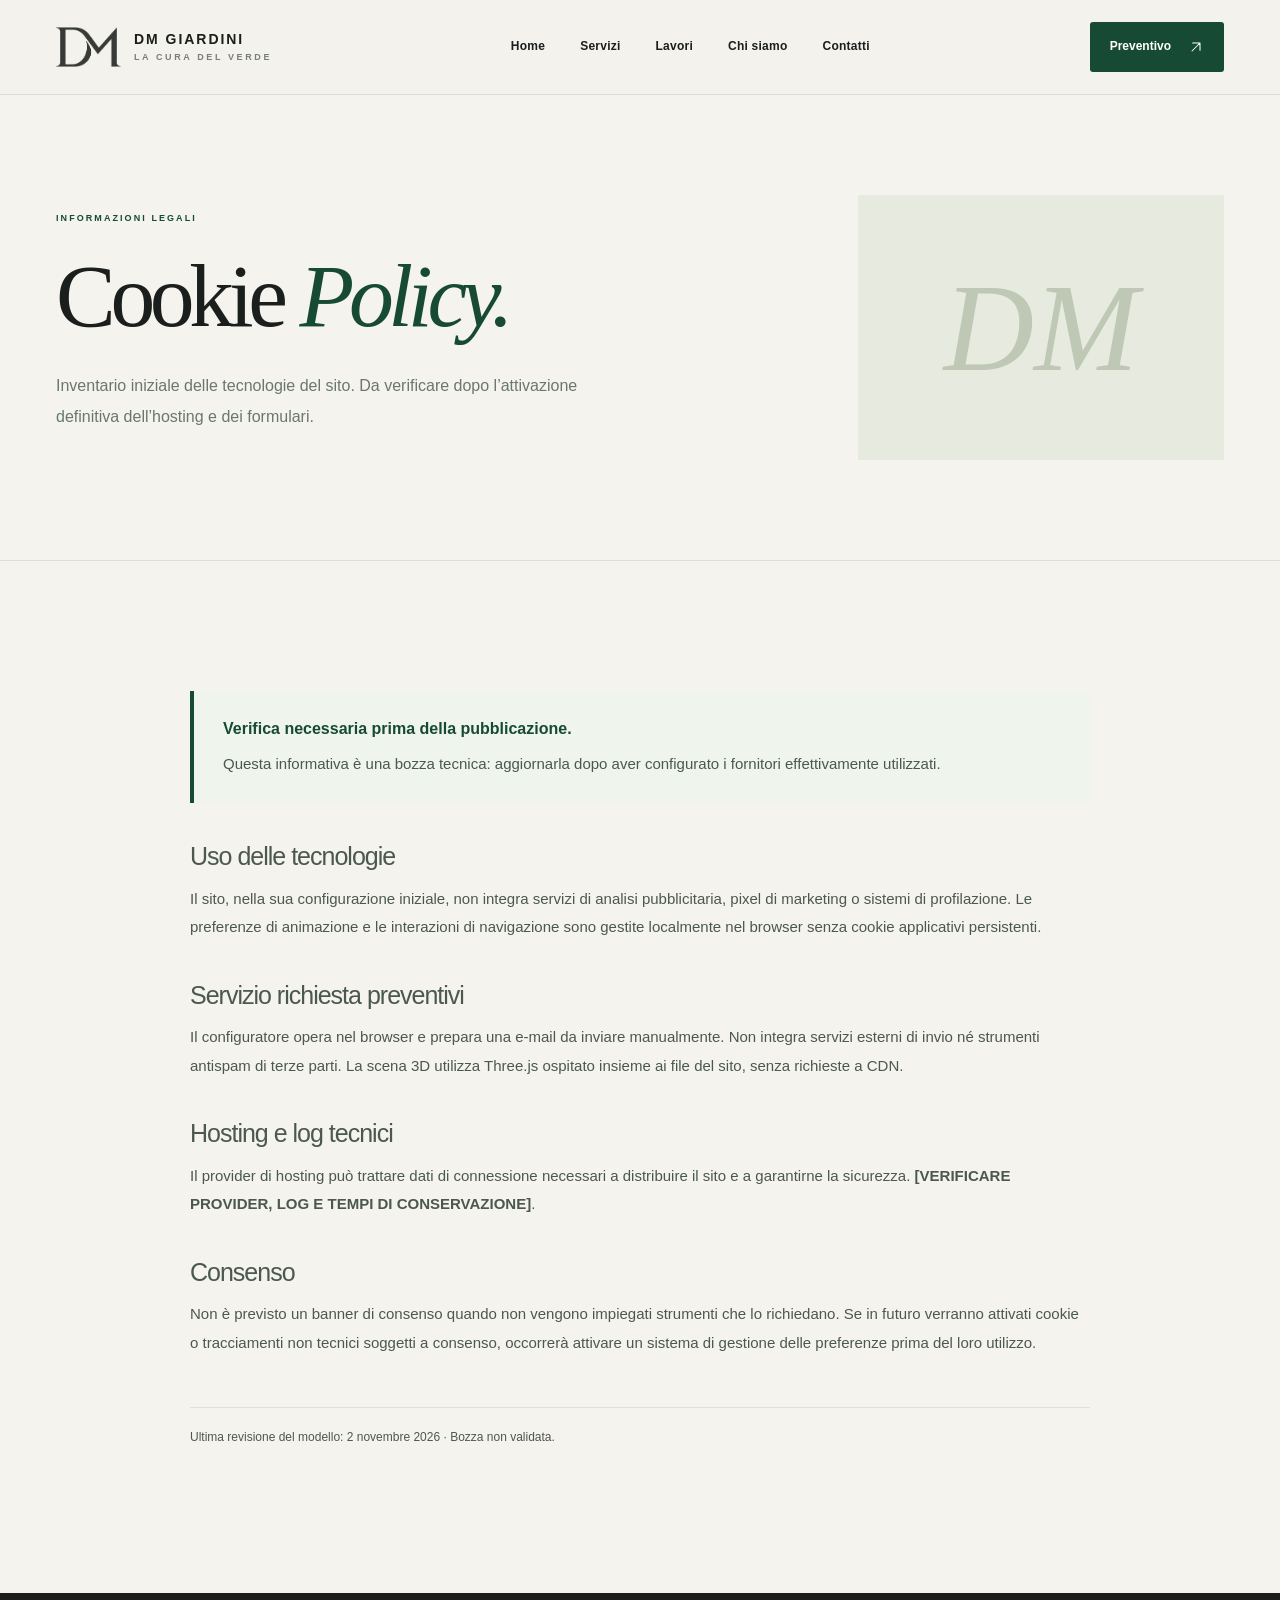
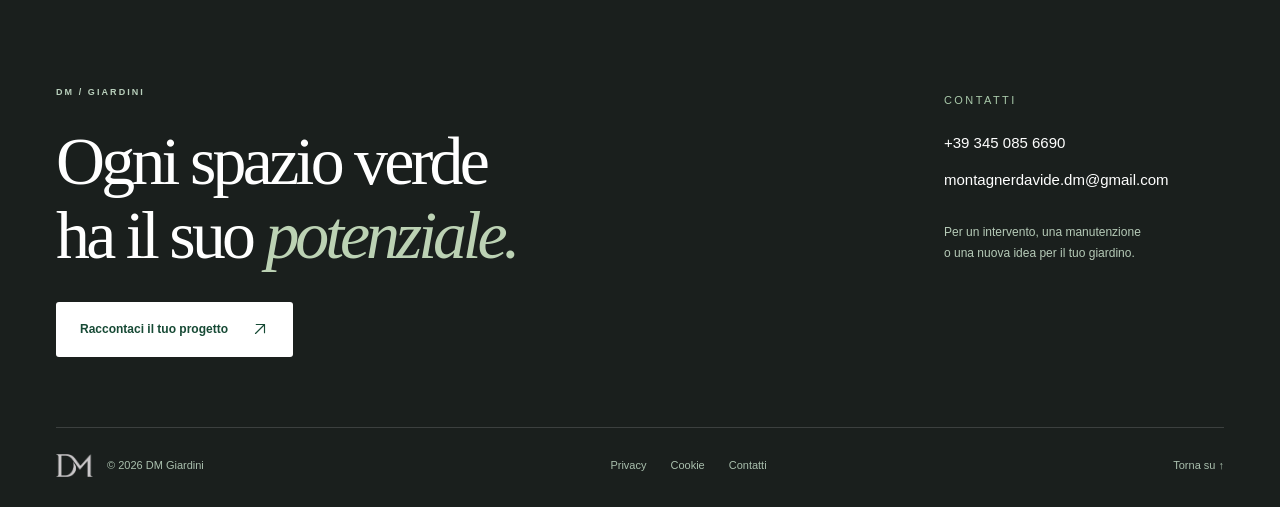
<file: cookie.html>
<!doctype html>
<html lang="it"><head><meta charset="utf-8"><meta name="robots" content="noindex, nofollow"><meta name="viewport" content="width=device-width, initial-scale=1"><meta name="theme-color" content="#174A35"><meta name="color-scheme" content="light"><meta name="description" content="Informazioni in bozza su cookie e tecnologie utilizzate dal sito DM Giardini."><meta property="og:title" content="Cookie Policy | DM Giardini"><meta property="og:description" content="Informazioni in bozza su cookie e tecnologie utilizzate dal sito DM Giardini."><meta property="og:type" content="website"><meta property="og:image" content="./foto-05.webp"><meta property="og:locale" content="it_IT"><title>Cookie Policy | DM Giardini</title><link rel="icon" type="image/png" href="./favicon.png"><style>
:root{--ink:#1A1F1D;--forest:#174A35;--green:#75A95B;--ivory:#FAFAF7;--pale:#F2F6F0;--gray:#7D8580;--line:#DAE2D9;--radius:18px;--container:1312px;--ease:cubic-bezier(.22,.72,.19,1)}*{box-sizing:border-box}html{scroll-behavior:smooth}body{margin:0;background:#fff;color:var(--ink);font-family:Arial,Helvetica,sans-serif;-webkit-font-smoothing:antialiased;font-size:15px;line-height:1.6}a{color:inherit;text-decoration:none}button,input,textarea,select{font:inherit}button{cursor:pointer}img{display:block;max-width:100%}svg{vertical-align:middle}p{margin:0 0 1.2em}h1,h2,h3{margin:0;font-weight:500;line-height:1.1}em{font-family:Georgia,'Times New Roman',serif;font-weight:400;letter-spacing:-.06em}::selection{background:#b3d8a3;color:#142e21}:focus-visible{outline:3px solid var(--green);outline-offset:4px}.skip-link{position:absolute;left:12px;top:-80px;background:#fff;padding:12px 20px;z-index:1000}.skip-link:focus{top:8px}.container{width:min(calc(100% - 112px),var(--container));margin:auto}.site-header{position:relative;z-index:30;background:#fff;border-bottom:1px solid #e8ede7}.header-inner{height:88px;display:flex;align-items:center;justify-content:space-between;gap:25px}.brand{display:flex;align-items:center;gap:13px;min-width:235px}.brand img{width:59px;height:42px;object-fit:contain}.brand-copy{display:flex;flex-direction:column;line-height:1}.brand-copy strong{font-weight:750;letter-spacing:.14em;font-size:14px}.brand-copy small{font-size:9px;font-weight:700;letter-spacing:.29em;margin-top:7px;color:#777f79}.site-nav{display:flex;align-items:center;gap:35px}.site-nav>a:not(.nav-mobile-cta){font-size:12px;font-weight:650;letter-spacing:.02em;position:relative;padding-block:8px}.site-nav>a:not(.nav-mobile-cta):after{content:'';position:absolute;left:0;right:100%;height:1px;background:var(--forest);bottom:2px;transition:right .25s}.site-nav>a:hover:after,.site-nav>a[aria-current=page]:after{right:0}.header-actions{display:flex;align-items:center;gap:15px}.header-cta{background:var(--forest);color:white;display:flex;align-items:center;gap:17px;border-radius:100px;font-size:12px;font-weight:750;padding:13px 17px 13px 21px;white-space:nowrap;transition:transform .2s,background .2s}.header-cta:hover{background:#113526;transform:translateY(-2px)}.menu-toggle,.nav-mobile-cta{display:none}.eyebrow{display:inline-flex;align-items:center;gap:11px;text-transform:uppercase;letter-spacing:.24em;font-size:10px;font-weight:750;color:var(--forest);margin-bottom:25px}.eyebrow-dot:before{content:'';background:var(--green);width:7px;height:7px;border-radius:50%}.eyebrow-light{color:#B9D0BC}.pill{display:inline-flex;align-items:center;justify-content:center;gap:28px;border-radius:100px;min-height:54px;padding:14px 23px;font-size:12px;font-weight:700;line-height:1;transition:transform .22s,background .22s,border .22s;border:1px solid transparent;white-space:nowrap}.pill:hover{transform:translateY(-3px)}.pill-dark{background:var(--forest);color:white}.pill-dark:hover{background:#0e3526}.pill-light{color:var(--forest);background:#fff}.pill-outline-light{color:white;border-color:#8aaa91;background:transparent}.pill-outline-light:hover{background:#fff;color:var(--forest)}.text-link,.arrow-link{display:inline-flex;align-items:center;gap:18px;font-size:12px;font-weight:750;line-height:1.35}.text-link svg,.arrow-link svg{transition:transform .2s}.text-link:hover svg,.arrow-link:hover svg{transform:translate(3px,-2px)}.arrow-link{border-bottom:1px solid currentColor;padding-bottom:9px}.section-pad{padding-block:126px}.display-title{font-size:clamp(46px,6vw,88px);letter-spacing:-.075em;line-height:1.045}.display-title em{color:var(--forest)}.section-heading{display:flex;justify-content:space-between;align-items:end;gap:45px;margin-bottom:48px}.section-heading>div:last-child{max-width:320px}.section-heading>p{max-width:390px;color:#626d65;margin-bottom:0;line-height:1.85}.section-heading>div:last-child p{color:#68736c;line-height:1.9}.section-heading .arrow-link{margin-top:12px}
/* HERO */
.home-hero{background:var(--ivory);overflow:hidden}.hero-grid{display:grid;grid-template-columns:1fr 1.04fr;gap:min(5vw,74px);align-items:center;min-height:695px;padding-block:68px 62px}.hero-copy{padding-top:20px}.hero-copy h1{font-size:clamp(72px,7.4vw,115px);letter-spacing:-.087em;line-height:.98;margin:0 0 30px}.hero-copy h1 em{color:var(--forest)}.hero-copy>p{max-width:480px;font-size:16px;line-height:1.9;color:#657168}.hero-actions{display:flex;align-items:center;gap:29px;margin-top:30px}.hero-down{display:flex;align-items:center;gap:14px;font-size:10px;text-transform:uppercase;letter-spacing:.17em;font-weight:700;color:#859087;margin-top:88px}.line-down{width:1px;height:37px;background:#a5b6a7;display:inline-block}.hero-visual{min-width:0}.hero-model-shell{background:#E4EEE0;border-radius:160px 160px 18px 18px;position:relative;height:555px;overflow:hidden;box-shadow:inset 0 0 0 1px rgba(28,67,42,.04)}.model-topline,.model-bottomline{position:absolute;z-index:4;left:26px;right:26px;display:flex;align-items:center;justify-content:space-between}.model-topline{top:25px}.model-label{font-size:9px;letter-spacing:.19em;font-weight:750;color:#416d53}.model-dot{width:10px;height:10px;border-radius:50%;border:2px solid #5a8364;box-shadow:0 0 0 4px #d2e3d2}.garden-scene{position:absolute;inset:0}.garden-scene canvas{width:100%;height:100%;display:block;touch-action:pan-y;cursor:grab}.garden-scene canvas:active{cursor:grabbing}.garden-fallback{position:absolute;inset:0;z-index:1}.garden-fallback img{width:100%;height:100%;object-fit:cover;opacity:.5}.garden-fallback span{position:absolute;left:28px;bottom:125px;font-family:Georgia,serif;font-style:italic;font-size:30px;color:var(--forest)}.garden-scene.webgl-active .garden-fallback{display:none}.model-bottomline{bottom:25px;align-items:end}.model-bottomline strong{font-size:13px;display:block;line-height:1.3;color:#204b36}.model-subtitle{font-size:10px;color:#577662;display:block;margin-top:5px}.scene-controls{display:flex;gap:4px;position:relative;z-index:5}.scene-controls button{border:1px solid #a5bea8;background:rgba(242,249,237,.6);width:34px;height:34px;border-radius:100px;color:var(--forest);font-size:15px}.scene-controls button:hover{background:white}.hero-caption{display:flex;justify-content:space-between;align-items:center;margin-top:20px;color:#7b897d;font-size:10px;font-weight:700;letter-spacing:.18em;text-transform:uppercase}.ticker{background:var(--forest);color:#C9DFC6;overflow:hidden;white-space:nowrap;height:72px;display:flex;align-items:center}.ticker-track{width:100%;text-align:center;white-space:nowrap}.ticker-track span{font-size:11px;font-weight:700;letter-spacing:.26em}.ticker-track b{color:var(--green);margin:0 23px;font-size:18px;font-weight:400}
/* EDITORIAL */
.intro-section{background:#fff}.intro-grid{display:grid;grid-template-columns:1fr .7fr;gap:90px;align-items:end;margin-bottom:68px}.intro-right{padding-bottom:8px}.large-paragraph{font-size:clamp(18px,2.1vw,26px);line-height:1.6;letter-spacing:-.03em;color:#4f5d54}.intro-right .arrow-link{margin-top:15px}.intro-photo-grid{display:grid;grid-template-columns:1.65fr .8fr;gap:22px;align-items:end}.intro-photo-main{height:530px;position:relative;overflow:hidden}.intro-photo-side{height:360px;overflow:hidden}.intro-photo-grid img,.featured-works img,.approach-image img{width:100%;height:100%;object-fit:cover;transition:transform .7s var(--ease)}.intro-photo-grid>div:hover img,.featured-works figure:hover img{transform:scale(1.04)}.intro-photo-main img{object-position:center 59%}.photo-corner{position:absolute;bottom:22px;left:23px;background:#fff;font-size:9px;font-weight:800;letter-spacing:.21em;padding:10px 13px;color:var(--forest)}.services-section{background:var(--pale)}.services-grid{display:grid;grid-template-columns:repeat(3,minmax(0,1fr));gap:22px}.service-card{background:white;overflow:hidden;border:1px solid #e6ece5}.service-card-image{height:275px;position:relative;overflow:hidden}.service-card-image img{width:100%;height:100%;object-fit:cover;transition:transform .6s}.service-card:hover .service-card-image img{transform:scale(1.045)}.service-number{position:absolute;top:18px;left:19px;width:38px;height:38px;border-radius:50%;background:white;display:grid;place-items:center;font-size:11px;font-weight:750}.service-card-copy{padding:29px 27px 32px}.service-card h3{font-size:25px;letter-spacing:-.04em;line-height:1.2;margin-bottom:12px}.service-card p{color:#657168;line-height:1.8;min-height:82px;font-size:13px}.service-card .arrow-link{margin-top:9px;color:var(--forest)}.featured-works{background:var(--forest);color:#fff}.featured-works .display-title em{color:#b7d4ae}.light-head{align-items:end}.feature-grid{display:grid;grid-template-columns:1.45fr .8fr;gap:24px}.feature-grid figure{margin:0;overflow:hidden;position:relative}.featured-main{height:525px}.featured-side{height:405px;margin-top:120px!important}.feature-grid img{filter:saturate(.88)}.feature-grid figcaption{position:absolute;left:22px;right:22px;bottom:22px;display:flex;justify-content:space-between;align-items:center;padding:12px 14px;background:rgba(255,255,255,.96);font-size:12px;color:#253c2c;font-weight:700}.feature-grid figcaption span{font-weight:500;color:#6d8170}.beforeafter-section{background:#fff}.comparison-grid{display:grid;grid-template-columns:repeat(3,minmax(0,1fr));gap:20px}.comparison-card{min-width:0}.comparison{position:relative;aspect-ratio:1.05;background:#e7ece3;overflow:hidden;--position:50%}.comparison>img{position:absolute;inset:0;width:100%;height:100%;object-fit:cover;object-position:center}.comparison-after{clip-path:inset(0 calc(100% - var(--position)) 0 0)}.comparison-label{position:absolute;top:14px;z-index:2;background:rgba(255,255,255,.92);color:#27352a;font-size:10px;text-transform:uppercase;letter-spacing:.14em;padding:7px 10px;font-weight:800}.before-label{left:14px}.after-label{right:14px}.comparison-line{position:absolute;z-index:3;pointer-events:none;top:0;bottom:0;width:2px;background:white;left:var(--position);transform:translateX(-50%);display:flex;align-items:center;justify-content:center}.comparison-line span{width:38px;height:38px;flex:none;display:grid;place-items:center;border-radius:50%;background:white;color:var(--forest);font-size:18px;box-shadow:0 4px 12px #0002}.comparison input{position:absolute;inset:0;z-index:4;opacity:0;width:100%;height:100%;margin:0;cursor:ew-resize}.comparison input:focus-visible{opacity:.14;background:var(--green)}.comparison-meta{display:flex;justify-content:space-between;align-items:center;gap:8px;margin-top:18px}.comparison-meta strong{font-size:15px}.comparison-meta span{font-size:10px;color:#89918a}.after-link{margin-top:34px;color:var(--forest)}.approach-section{background:var(--pale)}.approach-grid{display:grid;grid-template-columns:.9fr 1fr;gap:clamp(50px,8vw,140px);align-items:center}.approach-image{height:640px;position:relative;overflow:hidden}.approach-image img{object-position:center}.vertical-label{position:absolute;left:22px;bottom:22px;background:white;padding:10px 15px;font-size:10px;letter-spacing:.2em;font-weight:750}.approach-copy>p{max-width:550px;font-size:16px;line-height:1.9;color:#697369;margin-top:26px}.steps{border-top:1px solid #cad6c9;margin-top:42px}.steps>div{display:grid;grid-template-columns:40px 135px 1fr;gap:11px;align-items:start;padding:22px 0;border-bottom:1px solid #cad6c9}.steps span{font-size:11px;font-weight:800;color:var(--green)}.steps strong{font-size:16px}.steps p{font-size:12px;color:#68776c;margin:0;line-height:1.7}.cta-block{background:#173E2F;color:white;padding-block:94px}.cta-grid{display:grid;grid-template-columns:1.3fr .65fr;gap:100px;align-items:center}.cta-grid h2{font-size:clamp(40px,5vw,72px);letter-spacing:-.06em;line-height:1.13}.cta-grid em{color:#bdd2b9}.cta-grid p{color:#d0ddd0;line-height:1.9;margin-bottom:26px}
/* OTHER PAGES */
.page-head{background:var(--ivory);padding:84px 0 86px;overflow:hidden}.page-head-grid{display:grid;grid-template-columns:1.4fr .7fr;gap:70px;align-items:center}.page-head h1{font-size:clamp(63px,7vw,104px);letter-spacing:-.079em;line-height:1.03;margin-bottom:29px}.page-head h1 em{color:var(--forest)}.lead{font-size:17px;line-height:1.9;color:#6a776d;max-width:640px}.page-head-media{width:100%;height:295px;border-radius:200px 200px 6px 6px;overflow:hidden}.page-head-media img{width:100%;height:100%;object-fit:cover}.page-head-mark{height:265px;border-radius:50%;background:#e7eee5;display:grid;place-items:center;font-family:Georgia,serif;font-size:125px;color:#d0ded0}.services-page-grid{margin-bottom:28px}.service-detail-grid{display:grid;grid-template-columns:1fr 1fr;gap:22px}.detail-card{background:var(--pale);padding:31px 31px 0;overflow:hidden}.detail-card>span{color:var(--forest);letter-spacing:.19em;font-size:10px;font-weight:750}.detail-card h2{font-size:30px;letter-spacing:-.04em;margin:20px 0 12px}.detail-card p{color:#607064;max-width:450px}.detail-card img{width:100%;height:260px;object-fit:cover;margin-top:25px}.note-box{display:flex;align-items:center;gap:22px;border-top:1px solid var(--line);margin-top:58px;padding-top:25px}.note-box strong{font-size:19px;white-space:nowrap}.note-box p{margin:0;max-width:530px;color:#667369;font-size:13px}.note-box a{white-space:nowrap;margin-left:auto}.gallery-header{display:flex;justify-content:space-between;align-items:center;gap:30px;margin-bottom:30px}.section-subtitle{font-size:32px;letter-spacing:-.04em}.filters{display:flex;gap:7px;flex-wrap:wrap}.filter{border:1px solid #d9e4d6;background:white;border-radius:100px;padding:10px 18px;font-size:11px;color:#4a5d4e;font-weight:750}.filter:hover,.filter.active{background:var(--forest);color:white;border-color:var(--forest)}.portfolio-grid{display:grid;grid-template-columns:repeat(4,minmax(0,1fr));gap:28px 17px}.portfolio-card[hidden]{display:none}.portfolio-open{width:100%;height:310px;position:relative;display:block;padding:0;border:0;overflow:hidden;background:var(--pale)}.portfolio-open img{width:100%;height:100%;object-fit:cover;transition:transform .55s var(--ease)}.portfolio-open:hover img{transform:scale(1.05)}.portfolio-zoom{position:absolute;right:14px;bottom:14px;width:42px;height:42px;border-radius:50%;display:grid;place-items:center;background:#fff;color:var(--forest)}.portfolio-caption{padding-top:14px}.portfolio-caption h3{font-size:15px;font-weight:700}.portfolio-caption span{font-size:11px;color:#819082}.lightbox{position:fixed;margin:auto;border:0;padding:18px;background:var(--ink);color:white;max-width:min(95vw,1100px);max-height:95vh}.lightbox::backdrop{background:#0c170de6}.lightbox img{max-height:75vh;max-width:85vw;object-fit:contain;margin:auto}.lightbox-toolbar{display:flex;justify-content:space-between;align-items:center;margin-bottom:12px;font-size:10px;letter-spacing:.15em}.lightbox-close{background:transparent;border:1px solid #6c796b;color:white;width:38px;height:38px;border-radius:50%;font-size:25px}.lightbox p{font-size:11px;color:#b9c8ba;margin-top:12px;margin-bottom:0}.media-section{background:var(--pale)}.media-grid{display:grid;grid-template-columns:1fr 1fr;gap:90px;align-items:center}.media-grid p{color:#647166;max-width:390px;margin-top:25px;line-height:1.8}.video-shell{background:#d8e4d5;padding:13px}.video-shell video{width:100%;max-height:500px;display:block;background:#111;object-fit:cover}.video-shell>span{font-size:11px;color:#536553;display:block;padding:10px 0 3px}.about-grid{display:grid;grid-template-columns:1fr 1fr;gap:120px;margin-bottom:75px}.about-grid>div:last-child p:not(.large-paragraph){color:#607064;max-width:500px;line-height:1.9}.about-grid a{margin-top:20px}.two-photo-grid{display:grid;grid-template-columns:1fr 1.4fr;gap:22px}.two-photo-grid img{width:100%;height:500px;object-fit:cover}.contact-grid{display:grid;grid-template-columns:1fr 1fr;gap:22px}.contact-panel{display:block;background:var(--pale);padding:40px 36px;position:relative;min-height:255px;transition:background .25s}.contact-panel:hover{background:#e5eee2}.contact-panel>span{font-size:10px;color:var(--forest);font-weight:750;letter-spacing:.2em}.contact-panel h2{font-size:clamp(24px,2.8vw,41px);letter-spacing:-.055em;margin-top:55px;overflow-wrap:anywhere}.contact-panel h2.mail-heading{font-size:clamp(19px,2.2vw,33px)}.contact-panel p{color:#607064;font-size:13px;margin-top:8px}.contact-panel>svg{position:absolute;right:36px;top:37px}.contact-bottom{display:grid;grid-template-columns:1fr 1fr;gap:80px;align-items:end;padding-top:115px}.contact-bottom p{color:#6b786d;line-height:1.8;max-width:450px}.legal-copy{max-width:900px;margin:auto;font-size:15px;color:#4b584f}.legal-copy h2{font-size:25px;letter-spacing:-.04em;margin:40px 0 14px}.legal-copy p{line-height:1.9}.legal-copy a{text-decoration:underline}.legal-alert{background:#eff4ec;border-left:4px solid var(--forest);padding:25px 29px}.legal-alert strong{color:var(--forest);font-size:16px}.legal-alert p{margin:8px 0 0}.legal-date{border-top:1px solid var(--line);padding-top:18px;margin-top:50px;font-size:12px}
/* QUOTE WIZARD */
.quote-section{background:#fff}.quote-layout{display:grid;grid-template-columns:.65fr 1.1fr;gap:90px;align-items:start}.quote-side-photo{height:380px;margin-bottom:37px;overflow:hidden}.quote-side-photo img{width:100%;height:100%;object-fit:cover}.quote-aside h2{font-size:40px;letter-spacing:-.06em;margin-bottom:17px}.quote-aside p{color:#6c786e;line-height:1.8}.quote-aside .arrow-link{margin-top:17px;color:var(--forest)}.quote-wizard{border:1px solid var(--line);padding:35px 38px 33px;background:#FAFBF8}.wizard-head{display:flex;justify-content:space-between;gap:15px;color:#6d806f;font-size:10px;font-weight:800;letter-spacing:.16em}.progress-track{height:3px;background:#dbe6d9;margin:17px 0 38px}.progress-track span{display:block;height:100%;width:25%;background:var(--forest);transition:width .3s}.wizard-step{border:0;padding:0;margin:0;min-width:0}.wizard-step[hidden]{display:none}.wizard-step legend{padding:0;font-size:32px;letter-spacing:-.05em;line-height:1.2;font-weight:600;margin-bottom:9px}.field-hint{color:#748176;font-size:13px;margin-bottom:28px;line-height:1.75}.choice-grid{display:grid;grid-template-columns:1fr 1fr;gap:13px;margin-bottom:26px}.choice-card{position:relative;background:#fff;border:1px solid #d7e1d5;min-height:155px;padding:20px;display:flex;flex-direction:column;align-items:start;cursor:pointer;transition:all .2s}.choice-card:hover{border-color:#80a884;transform:translateY(-2px)}.choice-card:has(input:checked){border-color:var(--forest);background:#edf5eb;box-shadow:inset 0 0 0 1px var(--forest)}.choice-card input{position:absolute;right:15px;top:15px;accent-color:var(--forest);width:17px;height:17px}.choice-card .choice-icon{font-size:26px;color:var(--forest);line-height:1;margin-bottom:20px}.choice-card strong{font-size:14px;line-height:1.25}.choice-card small{font-size:11px;color:#7d897f;margin-top:6px}.field,.conditional-fields{display:block}.field{margin-bottom:20px}.field>span{font-size:12px;font-weight:700;color:#344637;display:block;margin-bottom:9px}.field input:not([type=checkbox]),.field select,.field textarea{display:block;border:1px solid #d5e0d3;background:white;color:var(--ink);border-radius:0;padding:13px 16px;width:100%;outline:none;min-height:50px}.field textarea{resize:vertical;min-height:155px;line-height:1.6}.field input:focus,.field textarea:focus,.field select:focus{border-color:var(--forest);box-shadow:0 0 0 2px #a9caa57a}.field input::placeholder,.field textarea::placeholder{color:#9aa49b}.form-cols{display:grid;grid-template-columns:1fr 1fr;gap:14px}.conditional-fields[hidden]{display:none}.check-line{display:flex;align-items:flex-start;gap:11px;font-size:12px;color:#4f5e53;line-height:1.75;margin-top:12px}.check-line input{width:17px;height:17px;margin-top:4px;flex:none;accent-color:var(--forest)}.check-line a{text-decoration:underline}.form-footer{border-top:1px solid var(--line);margin-top:26px;padding-top:26px;display:flex;justify-content:space-between;align-items:center;gap:20px}.wizard-back{background:transparent;border:0;padding:10px;color:#516b58;font-size:13px;font-weight:750}.wizard-back[hidden],.form-footer button[hidden]{display:none}.form-footer .pill{margin-left:auto}.summary-note{display:flex;gap:14px;background:#edf5ed;padding:15px 17px;color:#46624c}.summary-note span{width:22px;height:22px;border:1px solid #89aa87;border-radius:50%;display:grid;place-items:center;flex:none;font-size:12px;font-weight:700}.summary-note p{font-size:12px;line-height:1.6;margin:0}.send-feedback{font-size:13px;line-height:1.6;margin-top:14px}.send-feedback:not(:empty){padding:15px;background:#e9f1e6;border-left:3px solid var(--forest)}.send-feedback[data-error=true]{background:#fff0e8;border-color:#8e4c32}.mailto-fallback{font-size:11px;color:#4d6754;margin-top:18px;text-decoration:underline}.honeypot{position:absolute;left:-10000px;opacity:0}.not-found{min-height:100vh;display:flex;flex-direction:column;align-items:center;justify-content:center;text-align:center;gap:20px;background:var(--ivory);padding:24px}.not-found img{width:110px}.not-found h1{font-size:60px;letter-spacing:-.06em}.not-found p{color:#7d8a80}
/* FOOTER */
.site-footer{background:#10291e;color:white;padding:85px 0 26px}.footer-top{display:flex;justify-content:space-between;gap:70px;padding-bottom:90px}.footer-top h2{font-size:clamp(44px,5.3vw,75px);letter-spacing:-.06em;margin-bottom:28px}.footer-top h2 em{color:#bcd2b4}.footer-info{padding-top:16px;min-width:280px}.footer-info h3{font-size:11px;text-transform:uppercase;letter-spacing:.22em;color:#a9c9aa;margin-bottom:25px}.footer-info>a{display:block;font-size:15px;font-weight:700;margin-bottom:13px}.footer-info p{font-size:12px;color:#b6cbb8;margin-top:30px;line-height:1.7}.footer-bottom{border-top:1px solid #456352;display:flex;justify-content:space-between;align-items:center;gap:20px;padding-top:22px;color:#a9bfad;font-size:11px}.footer-brand{display:flex;align-items:center;gap:14px}.footer-brand img{width:37px;height:31px;object-fit:contain;filter:invert(1)}.footer-bottom>div:nth-child(2){display:flex;gap:24px}.footer-bottom a:hover{text-decoration:underline}
/* REVEAL */
.reveal{transition:opacity .8s var(--ease),transform .8s var(--ease)}.js-ready .reveal:not(.is-visible){opacity:0;transform:translateY(23px)}
@media (max-width:1150px){.container{width:min(calc(100% - 72px),var(--container))}.site-nav{gap:21px}.brand{min-width:195px}.header-cta{padding:12px 14px}.hero-copy h1{font-size:clamp(65px,7vw,92px)}.hero-model-shell{height:505px}.hero-grid{gap:36px}.steps>div{grid-template-columns:30px 110px 1fr}.portfolio-grid{grid-template-columns:repeat(3,1fr)}.quote-layout{gap:45px}.quote-wizard{padding:28px}.section-pad{padding-block:105px}}
@media (max-width:850px){.container{width:min(calc(100% - 42px),var(--container))}.site-header{position:sticky;top:0}.header-inner{height:75px}.site-nav{display:none;position:absolute;left:0;right:0;top:75px;background:#fff;padding:24px;box-shadow:0 18px 22px #10291e17;flex-direction:column;align-items:stretch;gap:12px}.site-nav.is-open{display:flex}.site-nav>a{font-size:16px!important;padding:10px!important}.header-cta{display:none}.menu-toggle{display:grid;place-items:center;border:1px solid #d2ded3;background:#fff;border-radius:50%;width:43px;height:43px}.nav-mobile-cta{display:flex;justify-content:space-between;margin-top:6px;background:var(--forest);color:#fff;border-radius:100px;font-weight:700;padding:15px 20px!important}.hero-grid{grid-template-columns:1fr;padding-top:65px;gap:35px}.hero-copy h1{font-size:clamp(70px,11vw,105px)}.hero-copy>p{max-width:600px}.hero-down{margin-top:34px}.hero-model-shell{height:510px;border-radius:160px 160px 18px 18px}.intro-grid,.approach-grid,.about-grid,.contact-bottom,.media-grid{grid-template-columns:1fr;gap:35px}.intro-photo-main{height:430px}.intro-photo-side{height:290px}.services-grid{grid-template-columns:repeat(2,1fr)}.services-grid>.service-card:last-child{grid-column:span 2;display:grid;grid-template-columns:1fr 1fr}.services-grid>.service-card:last-child .service-card-image{height:100%;min-height:310px}.services-grid>.service-card:last-child .service-card-copy{align-self:center}.feature-grid{grid-template-columns:1fr 1fr}.featured-main{height:430px}.featured-side{height:340px;margin-top:90px!important}.comparison-grid{grid-template-columns:1fr 1fr}.comparison-card:last-child{grid-column:span 2;max-width:480px}.cta-grid{gap:50px}.approach-image{height:470px}.quote-layout{grid-template-columns:1fr}.quote-aside{display:grid;grid-template-columns:190px 1fr;column-gap:30px;align-items:center}.quote-side-photo{grid-row:span 4;height:240px;margin:0}.quote-aside h2{font-size:30px}.quote-aside .eyebrow{margin-bottom:0}.page-head-grid{grid-template-columns:1.3fr .7fr;gap:30px}.page-head h1{font-size:clamp(60px,8vw,85px)}.portfolio-grid{grid-template-columns:repeat(2,1fr)}.section-pad{padding-block:88px}.footer-top{gap:45px}}
@media (max-width:590px){.container{width:min(calc(100% - 34px),var(--container))}.brand{gap:8px;min-width:0}.brand img{width:47px;height:35px}.brand-copy strong{font-size:12px}.brand-copy small{font-size:8px;letter-spacing:.17em}.hero-grid{padding-block:48px 35px;gap:45px}.hero-copy .eyebrow{font-size:9px}.hero-copy h1{font-size:clamp(60px,15vw,83px);margin-bottom:22px}.hero-copy>p{font-size:14px;line-height:1.75}.hero-actions{gap:17px;flex-wrap:wrap}.pill{min-height:50px;padding:13px 18px;gap:13px}.hero-down{margin-top:36px}.hero-model-shell{height:420px;border-radius:110px 110px 16px 16px}.model-topline,.model-bottomline{left:17px;right:17px}.model-topline{top:16px}.model-bottomline{bottom:15px}.model-bottomline strong{font-size:11px}.model-subtitle{font-size:9px}.model-label{font-size:8px}.hero-caption{font-size:9px}.ticker{height:59px}.ticker-track{text-align:left;transform:translateX(-6%)}.ticker-track span{font-size:9px;letter-spacing:.17em}.ticker-track b{margin:0 13px}.section-pad{padding-block:74px}.eyebrow{margin-bottom:16px}.display-title{font-size:clamp(49px,10.5vw,65px)}.intro-grid{gap:20px;margin-bottom:34px}.large-paragraph{font-size:19px}.intro-photo-grid{grid-template-columns:1fr .58fr;gap:9px;align-items:end}.intro-photo-main{height:325px}.intro-photo-side{height:230px}.photo-corner{font-size:7px;left:11px;bottom:11px;padding:8px}.section-heading{align-items:start;gap:22px;flex-direction:column;margin-bottom:30px}.section-heading>div:last-child{max-width:none}.services-grid{grid-template-columns:1fr;gap:16px}.services-grid>.service-card:last-child{grid-column:auto;display:block}.services-grid>.service-card:last-child .service-card-image,.service-card-image{height:245px;min-height:0}.service-card-copy{padding:22px}.service-card p{min-height:0}.feature-grid{grid-template-columns:1fr;gap:20px}.featured-main{height:400px}.featured-side{height:260px;margin:0!important}.comparison-grid{grid-template-columns:1fr;gap:28px}.comparison-card:last-child{grid-column:auto;max-width:none}.comparison{aspect-ratio:1.18}.comparison-meta span{font-size:9px}.approach-image{height:365px}.steps>div{grid-template-columns:27px 95px 1fr;gap:8px}.steps p{font-size:11px}.cta-block{padding-block:72px}.cta-grid{grid-template-columns:1fr;gap:27px}.cta-grid h2{font-size:47px}.page-head{padding:57px 0}.page-head-grid{grid-template-columns:1fr;gap:30px}.page-head h1{font-size:clamp(59px,13vw,76px)}.page-head-media{height:190px;border-radius:120px 120px 6px 6px}.page-head-mark{display:none}.lead{font-size:14px}.service-detail-grid,.two-photo-grid,.contact-grid{grid-template-columns:1fr}.two-photo-grid img{height:330px}.note-box{display:block}.note-box p{margin:11px 0}.note-box a{margin:14px 0 0}.gallery-header{align-items:start;flex-direction:column}.portfolio-grid{grid-template-columns:1fr 1fr;gap:23px 13px}.portfolio-open{height:235px}.portfolio-caption h3{font-size:13px}.portfolio-caption span{font-size:10px}.filters{gap:6px}.filter{padding:8px 11px;font-size:10px}.media-grid{gap:32px}.contact-panel{min-height:215px;padding:27px}.contact-panel h2{margin-top:58px;font-size:31px}.contact-panel .mail-heading{font-size:21px}.contact-bottom{padding-top:68px}.quote-layout{gap:40px}.quote-aside{display:block}.quote-side-photo{height:220px;margin-bottom:20px}.quote-aside h2{font-size:31px}.quote-wizard{padding:20px 17px}.wizard-head{font-size:9px}.wizard-step legend{font-size:28px}.choice-grid{gap:9px}.choice-card{min-height:145px;padding:15px 13px}.choice-card strong{font-size:12px}.choice-card small{font-size:10px}.choice-card .choice-icon{font-size:23px}.form-cols{grid-template-columns:1fr;gap:0}.check-line{font-size:11px}.footer-top{display:block;padding-bottom:58px}.footer-info{padding-top:55px}.footer-bottom{flex-wrap:wrap}.footer-bottom>div:nth-child(2){width:100%;order:3;gap:20px}.legal-copy{font-size:14px}.not-found h1{font-size:42px}}
@media (max-width:390px){.hero-copy h1{font-size:59px}.hero-model-shell{height:365px}.model-bottomline{display:block}.scene-controls{position:absolute;right:0;bottom:0}.portfolio-grid{grid-template-columns:1fr}.portfolio-open{height:300px}.choice-grid{grid-template-columns:1fr}.choice-card{min-height:105px;padding-left:60px}.choice-icon{position:absolute;left:16px;top:27px}.choice-card strong{margin-top:20px}.choice-card input{top:20px}.footer-top h2{font-size:42px}}
@media (prefers-reduced-motion:reduce){*,*::before,*::after{animation-duration:.01ms!important;scroll-behavior:auto!important;transition-duration:.01ms!important}.js-ready .reveal{opacity:1!important;transform:none!important}}

/* Preview: copy text fallback when no configured mail client is available. */
.quote-copy { border: 1px solid #b5c7b6; background: transparent; color: #174a35; border-radius: 999px; font: inherit; padding: .65rem 1.1rem; margin: .55rem 0 0; cursor: pointer; }
.quote-copy:hover, .quote-copy:focus-visible { background: #eaf4e8; outline-offset: 3px; }

</style><style>
/* DM Giardini / Edizione architettonica */
:root{--ivory:#f4f3ed;--pale:#eef0e8;--container:1440px;--ease:cubic-bezier(.2,.75,.2,1)}
body{background:var(--ivory)}
.container{width:min(calc(100% - 112px),var(--container))}
.site-header{background:#f4f3edf5;border-bottom:1px solid #174a3520}
.header-inner{height:94px}.brand img{width:65px;height:47px}.header-cta{border-radius:3px;padding:15px 20px}
.home-hero{position:relative;background:var(--ivory)}
.hero-grid{grid-template-columns:.84fr 1.16fr;gap:20px;min-height:760px;padding:62px 0 40px;align-items:center}
.hero-copy{position:relative;z-index:2;padding:0 0 30px}
.hero-copy h1{font-family:Georgia,'Times New Roman',serif;font-size:clamp(70px,7.2vw,118px);font-weight:400;letter-spacing:-.065em;line-height:1.0;margin-bottom:28px}
.hero-copy h1 em{color:var(--forest);letter-spacing:-.07em}
.hero-copy>p{font-size:15px;line-height:1.9;max-width:385px;color:#647063}
.hero-actions{gap:24px;flex-wrap:wrap}.pill{border-radius:3px;min-height:55px;font-weight:600;gap:23px}.pill svg{transition:transform .3s}.pill:hover svg{transform:translate(3px,-3px)}
.hero-down{margin-top:55px;font-size:9px;letter-spacing:.18em}
.hero-visual{position:relative}.hero-model-shell{height:555px;overflow:hidden;border-radius:0;background:radial-gradient(ellipse at 50% 35%,#f6f6ed 10%,#e3e8d9 80%);box-shadow:none;border:1px solid #174a351c}
.hero-model-shell:before,.hero-model-shell:after{content:'+';position:absolute;z-index:4;color:#174a3570;pointer-events:none;font-size:18px;line-height:1;right:14px;top:13px}
.hero-model-shell:after{top:auto;right:auto;left:14px;bottom:13px}
.model-topline{top:24px;left:24px;right:28px}.model-label{font-size:8px;letter-spacing:.2em}.model-dot{display:none}
.model-bottomline{left:26px;right:24px;bottom:26px}.model-bottomline strong{font-family:Georgia,serif;font-size:19px;font-weight:400}.model-subtitle{font-size:9px;color:#4f6456;margin-top:8px}
.scene-controls{gap:6px}.scene-controls button{border-color:#174a3533;background:#f5f5ecba;width:34px;height:34px}
.garden-scene{inset:20px 0 38px}.garden-fallback img{opacity:1}.garden-fallback span{display:none}.garden-scene:not(.webgl-active){inset:60px 20px 100px}
.garden-timeline{padding:19px 0 0}.garden-timeline>div{display:flex;align-items:center;justify-content:space-between;gap:10px}.garden-timeline label{font-size:8px;letter-spacing:.16em;font-weight:700}
.garden-timeline button,.hero-caption button{border:0;padding:3px 0;background:transparent;color:var(--forest);font-size:10px;text-decoration:underline;text-underline-offset:4px}
.garden-timeline input{display:block;appearance:none;-webkit-appearance:none;width:100%;height:2px;background:#b7c5ac;accent-color:var(--forest);margin:18px 0;cursor:ew-resize}
.garden-timeline input::-webkit-slider-thumb{appearance:none;width:12px;height:12px;background:var(--forest);border:3px solid var(--ivory);box-shadow:0 0 0 1px var(--forest);border-radius:50%}
.garden-timeline input::-moz-range-thumb{width:10px;height:10px;background:var(--forest);border:2px solid white;border-radius:50%}
.timeline-labels{font-size:9px;color:#6c796d}.hero-caption{margin-top:17px;padding-top:15px;border-top:1px solid #174a3520;font-size:8px;letter-spacing:.08em}.hero-caption button{font-size:9px;letter-spacing:0}
button:disabled,input:disabled{opacity:.4;cursor:default}
.ticker{height:57px;background:#1a1f1d;color:#d2d8c7}.ticker-track span{font-size:9px;letter-spacing:.24em}
.section-pad{padding-block:130px}.eyebrow{font-size:9px;letter-spacing:.23em;font-weight:600}
.display-title{font-family:Georgia,'Times New Roman',serif;font-size:clamp(51px,6vw,90px);font-weight:400;letter-spacing:-.058em;line-height:1.08}
.intro-section,.beforeafter-section{background:var(--ivory)}.intro-grid{grid-template-columns:1fr .72fr;gap:100px;margin-bottom:70px}.large-paragraph{font-size:23px;line-height:1.65;letter-spacing:-.035em}
.intro-photo-main{height:590px}.intro-photo-side{height:400px}.intro-photo-grid{gap:28px;grid-template-columns:1.65fr .7fr}.intro-photo-side{transform:translateY(40px)}
.services-section{background:#e7ebdf}.services-grid{gap:26px}.service-card{border:0;background:transparent;transition:transform .6s var(--ease),box-shadow .6s var(--ease)}.service-card-image{height:320px}.service-number{border-radius:2px;font-size:10px;width:34px;height:34px}.service-card-copy{padding:26px 0 0}.service-card h3{font-family:Georgia,serif;font-size:28px;font-weight:400}.service-card p{max-width:345px;font-size:13px}.service-card:hover{transform:translateY(-7px)}
.featured-works{background:#1a1f1d}.featured-works .display-title em{color:#b0c69b}.feature-grid{gap:45px}.featured-main{height:580px}.featured-side{height:430px;margin-top:150px!important}.feature-grid figcaption{background:transparent;color:white;left:0;right:0;bottom:0;padding:45px 22px 20px;background:linear-gradient(transparent,#0009);font-weight:400}.feature-grid figcaption span{color:#ddd}
.comparison{aspect-ratio:.95;border-radius:2px}.comparison-line span{width:48px;height:48px;box-shadow:0 2px 20px #0003}.comparison-label{font-size:8px;border-radius:2px;backdrop-filter:blur(8px)}.before-label{left:auto;right:14px}.after-label{right:auto;left:14px}.comparison:focus-within{outline:3px solid var(--forest);outline-offset:5px}.comparison-meta{align-items:start}.comparison-meta strong{font-size:13px;font-weight:500}.comparison-meta span{max-width:80px;text-align:right;line-height:1.5}.comparison-grid{gap:26px}
.approach-section{background:#e7ebdf}.approach-image{height:700px}.steps>div{padding-block:27px}.steps strong{font-family:Georgia,serif;font-weight:400;font-size:21px}
.cta-block{background:#174a35;padding-block:105px}.cta-grid h2,.footer-top h2{font-family:Georgia,serif;letter-spacing:-.055em;font-weight:400}.site-footer{background:#1a1f1d}.footer-top{padding-bottom:70px}.footer-info>a{font-weight:400}.footer-bottom{border-color:#ffffff26}
.page-head{background:var(--ivory);border-bottom:1px solid #174a351c;padding-block:100px}.page-head h1{font-family:Georgia,serif;font-weight:400;letter-spacing:-.06em}.page-head-media{height:350px;border-radius:0}.page-head-mark{border-radius:0;color:#bec8b4;background:#e7ebdf;font-style:italic}.lead{font-size:16px;max-width:540px}
.detail-card{background:#e7ebdf}.detail-card h2{font-family:Georgia,serif;font-size:37px;font-weight:400}.contact-panel{background:#e7ebdf}.quote-section{background:var(--ivory)}.quote-wizard{background:#fff;border-color:#174a3530;box-shadow:0 25px 70px #174a3507}.wizard-step legend{font-family:Georgia,serif;font-weight:400;font-size:37px}.progress-track{height:2px}.choice-card{border-radius:2px}.quote-copy,.filter{border-radius:2px}.field input,.field select,.field textarea{border-radius:2px!important}
.portfolio-grid{grid-template-columns:repeat(3,minmax(0,1fr));gap:45px 25px}.portfolio-open{height:350px}.portfolio-card:nth-child(6n+1){grid-column:span 2}.portfolio-card:nth-child(6n+1) .portfolio-open{height:450px}.portfolio-card:nth-child(6n+2) .portfolio-open{height:450px}.portfolio-zoom{transition:transform .3s,background .3s}.portfolio-open:hover .portfolio-zoom{transform:rotate(45deg);background:#d7e7cc}.portfolio-caption h3{font-family:Georgia,serif;font-size:22px;font-weight:400}.portfolio-caption span{letter-spacing:.03em}
.lightbox{width:min(1200px,95vw);max-height:96vh;padding:20px 25px;border-radius:3px;overflow:auto}.lightbox img{max-height:73vh;min-height:100px;transition:opacity .22s}.lightbox-nav{display:flex;align-items:center;justify-content:space-between;gap:20px;padding-top:17px}.lightbox-nav button{border:1px solid #ffffff40;color:white;background:transparent;padding:9px 19px;border-radius:2px}.lightbox-nav span{font-size:10px;color:#c8d3c4}.lightbox-toolbar{letter-spacing:.15em}.lightbox::backdrop{backdrop-filter:blur(9px);background:#101b13ed}
.page-head .eyebrow,.hero-copy .eyebrow{animation:soft-in .8s both}.hero-copy h1{animation:soft-in 1.2s .1s both}.hero-copy>p,.hero-actions{animation:soft-in 1.2s .25s both}
@keyframes soft-in{from{opacity:0;transform:translateY(18px)}to{opacity:1;transform:none}}
.reveal{transition:opacity 1s var(--ease),transform 1s var(--ease)}.js-ready .reveal:not(.is-visible){transform:translateY(35px)}
@media(min-width:851px){.service-card:nth-child(2){transition-delay:.08s}.service-card:nth-child(3){transition-delay:.16s}.page-head h1{max-width:1000px}}
@media(max-width:1150px){.container{width:calc(100% - 64px)}.hero-grid{grid-template-columns:.9fr 1.1fr;gap:15px}.hero-copy h1{font-size:78px}.hero-model-shell{height:500px}.hero-actions{gap:18px}.section-pad{padding-block:100px}.service-card-image{height:260px}.intro-photo-main{height:500px}.intro-photo-side{height:330px}.brand{min-width:200px}.site-nav{gap:20px}}
@media(max-width:850px){.container{width:calc(100% - 42px)}.header-inner{height:75px}.hero-grid{grid-template-columns:1fr;padding-top:50px;gap:10px}.hero-copy{padding-bottom:25px}.hero-copy h1{font-size:clamp(75px,11vw,105px)}.hero-copy>p{max-width:500px}.hero-down{display:none}.hero-model-shell{height:520px}.hero-visual{margin-top:15px}.intro-grid{grid-template-columns:1fr;gap:25px}.intro-photo-main{height:430px}.intro-photo-side{height:280px}.service-card h3{font-size:26px}.featured-main{height:460px}.featured-side{height:350px;margin-top:110px!important}.feature-grid{gap:25px}.portfolio-grid{grid-template-columns:repeat(2,minmax(0,1fr))}.portfolio-card:nth-child(6n+1){grid-column:auto}.portfolio-open,.portfolio-card:nth-child(6n+1) .portfolio-open,.portfolio-card:nth-child(6n+2) .portfolio-open{height:350px}.page-head{padding-block:70px}.page-head-media{height:300px}.approach-image{height:500px}.comparison{aspect-ratio:1.1}}
@media(max-width:590px){.container{width:calc(100% - 36px)}.hero-grid{padding-top:40px;padding-bottom:30px}.hero-copy h1{font-size:clamp(63px,15vw,86px);line-height:1.02}.hero-copy .eyebrow{font-size:8px;margin-bottom:23px}.hero-copy>p{font-size:14px}.hero-actions{margin-top:25px;gap:20px}.hero-model-shell{height:420px}.garden-scene{inset:12px 0 65px}.model-topline{left:18px;top:19px}.model-bottomline{left:18px;right:18px;bottom:22px;display:flex}.model-bottomline strong{font-size:16px}.model-subtitle{font-size:8px;max-width:190px}.scene-controls{position:static;gap:4px}.scene-controls button{width:29px;height:29px}.hero-caption{font-size:8px}.garden-timeline label{font-size:7px}.garden-timeline button{font-size:9px}.section-pad{padding-block:75px}.display-title{font-size:54px}.large-paragraph{font-size:20px}.intro-photo-grid{gap:12px}.intro-photo-main{height:330px}.intro-photo-side{height:230px;transform:translateY(15px)}.intro-grid{margin-bottom:35px}.service-card-copy{padding:22px 3px 12px}.service-card-image{height:280px}.services-grid{gap:27px}.featured-main{height:420px}.featured-side{height:290px;margin:0!important}.comparison{aspect-ratio:1.1}.comparison-meta span{max-width:none}.approach-image{height:420px}.steps strong{font-size:18px}.cta-block{padding-block:75px}.cta-grid h2{font-size:48px}.page-head{padding-block:55px}.page-head h1{font-size:62px}.page-head-media{height:240px}.portfolio-grid{gap:28px 12px}.portfolio-open,.portfolio-card:nth-child(6n+1) .portfolio-open,.portfolio-card:nth-child(6n+2) .portfolio-open{height:235px}.portfolio-caption h3{font-size:19px}.portfolio-caption span{font-size:9px}.portfolio-zoom{width:32px;height:32px;bottom:10px;right:10px}.lightbox{padding:14px}.lightbox-nav button{padding:9px 12px}.wizard-step legend{font-size:30px}.quote-wizard{padding:24px 18px}.footer-info{min-width:0}.footer-info>a{overflow-wrap:anywhere}.footer-top h2{font-size:45px}.comparison-grid{gap:30px}}
@media(prefers-reduced-motion:reduce){html{scroll-behavior:auto}.reveal,.hero-copy h1,.hero-copy>p,.hero-actions{animation:none!important;transform:none!important;transition:none!important}.intro-photo-grid img{transform:none!important}}

</style></head>
<body class=""><a class="skip-link" href="#main">Vai al contenuto</a><header class="site-header" id="top"><div class="container header-inner"><a class="brand" href="./index.html" aria-label="DM Giardini, homepage"><img src="[data-uri]" alt="" width="58" height="39"><span class="brand-copy"><strong>DM GIARDINI</strong><small>LA CURA DEL VERDE</small></span></a><nav class="site-nav" id="main-nav" aria-label="Navigazione principale"><a href="./index.html" >Home</a><a href="./servizi.html" >Servizi</a><a href="./lavori.html" >Lavori</a><a href="./chi-siamo.html" >Chi siamo</a><a href="./contatti.html" >Contatti</a><a class="nav-mobile-cta" href="./preventivo.html">Richiedi un preventivo <svg aria-hidden="true" width="15" height="15" viewBox="0 0 24 24" fill="none" stroke="currentColor" stroke-width="1.55" stroke-linecap="round" stroke-linejoin="round"><path d="M6 18 18 6M7 6h11v11"/></svg></a></nav><div class="header-actions"><a class="header-cta" href="./preventivo.html">Preventivo <svg aria-hidden="true" width="16" height="16" viewBox="0 0 24 24" fill="none" stroke="currentColor" stroke-width="1.55" stroke-linecap="round" stroke-linejoin="round"><path d="M6 18 18 6M7 6h11v11"/></svg></a><button type="button" class="menu-toggle" aria-controls="main-nav" aria-expanded="false" aria-label="Apri menu"><svg aria-hidden="true" width="24" height="24" viewBox="0 0 24 24" fill="none" stroke="currentColor" stroke-width="1.55" stroke-linecap="round" stroke-linejoin="round"><path d="M4 7h16M4 13h16M4 19h16"/></svg></button></div></div></header>
<main id="main"><section class="page-head"><div class="container page-head-grid"><div><span class="eyebrow">INFORMAZIONI LEGALI</span><h1>Cookie <em>Policy.</em></h1><p class="lead">Inventario iniziale delle tecnologie del sito. Da verificare dopo l’attivazione definitiva dell’hosting e dei formulari.</p></div><div class="page-head-mark" aria-hidden="true"><span>DM</span></div></div></section><section class="section-pad"><div class="container legal-copy"><div class="legal-alert"><strong>Verifica necessaria prima della pubblicazione.</strong><p>Questa informativa è una bozza tecnica: aggiornarla dopo aver configurato i fornitori effettivamente utilizzati.</p></div><h2>Uso delle tecnologie</h2><p>Il sito, nella sua configurazione iniziale, non integra servizi di analisi pubblicitaria, pixel di marketing o sistemi di profilazione. Le preferenze di animazione e le interazioni di navigazione sono gestite localmente nel browser senza cookie applicativi persistenti.</p><h2>Servizio richiesta preventivi</h2><p>Il configuratore opera nel browser e prepara una e-mail da inviare manualmente. Non integra servizi esterni di invio né strumenti antispam di terze parti. La scena 3D utilizza Three.js ospitato insieme ai file del sito, senza richieste a CDN.</p><h2>Hosting e log tecnici</h2><p>Il provider di hosting può trattare dati di connessione necessari a distribuire il sito e a garantirne la sicurezza. <strong>[VERIFICARE PROVIDER, LOG E TEMPI DI CONSERVAZIONE]</strong>.</p><h2>Consenso</h2><p>Non è previsto un banner di consenso quando non vengono impiegati strumenti che lo richiedano. Se in futuro verranno attivati cookie o tracciamenti non tecnici soggetti a consenso, occorrerà attivare un sistema di gestione delle preferenze prima del loro utilizzo.</p><p class="legal-date">Ultima revisione del modello: 2 novembre 2026 · Bozza non validata.</p></div></section></main><footer class="site-footer"><div class="container"><div class="footer-top"><div><span class="eyebrow eyebrow-light">DM / GIARDINI</span><h2>Ogni spazio verde<br>ha il suo <em>potenziale.</em></h2><a href="./preventivo.html" class="pill pill-light">Raccontaci il tuo progetto <svg aria-hidden="true" width="18" height="18" viewBox="0 0 24 24" fill="none" stroke="currentColor" stroke-width="1.55" stroke-linecap="round" stroke-linejoin="round"><path d="M6 18 18 6M7 6h11v11"/></svg></a></div><div class="footer-info"><h3>Contatti</h3><a href="tel:+393450856690">+39 345 085 6690</a><a href="mailto:montagnerdavide.dm@gmail.com">montagnerdavide.dm@gmail.com</a><p>Per un intervento, una manutenzione<br>o una nuova idea per il tuo giardino.</p></div></div><div class="footer-bottom"><div class="footer-brand"><img src="[data-uri]" alt="" width="42"><span>© <span data-year>2026</span> DM Giardini</span></div><div><a href="./privacy.html">Privacy</a><a href="./cookie.html">Cookie</a><a href="./contatti.html">Contatti</a></div><a href="#top">Torna su ↑</a></div></div></footer><script defer src="./main.js?v=dm-flat-1"></script></body></html>
</file>
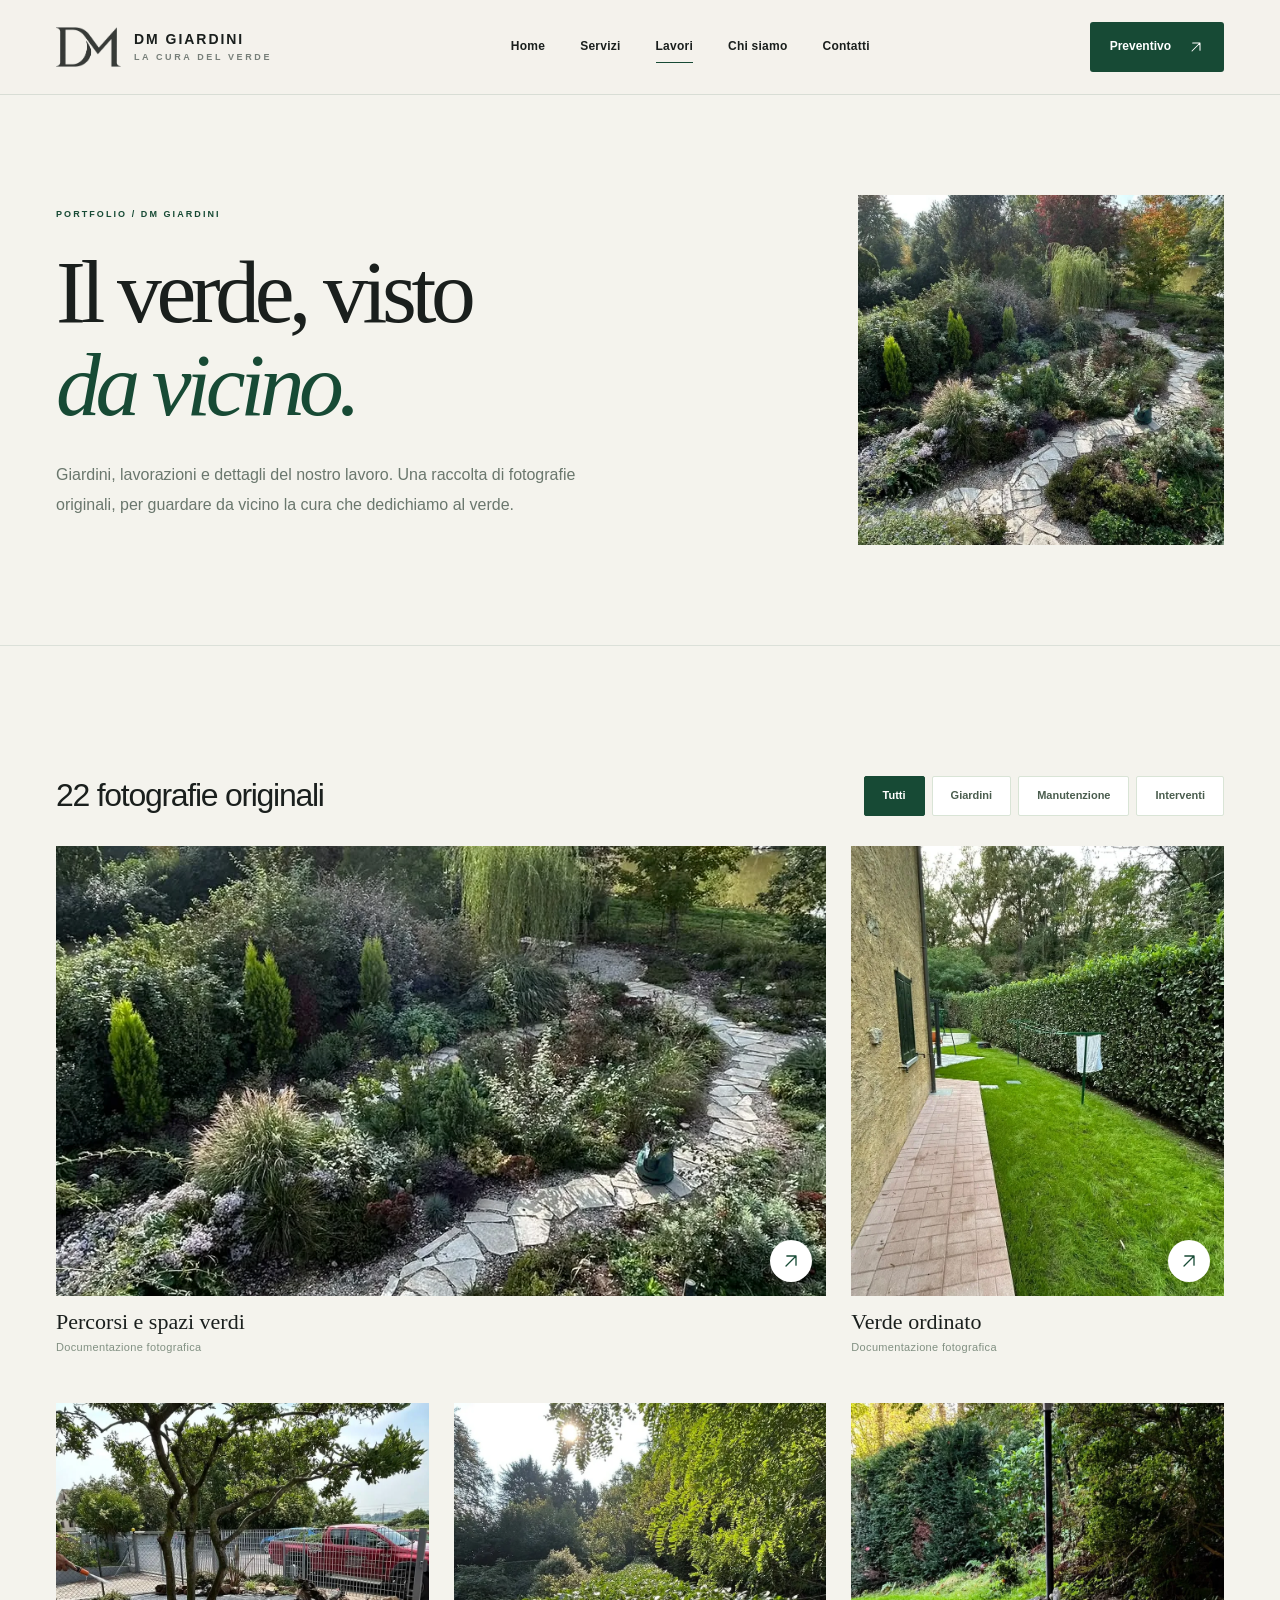
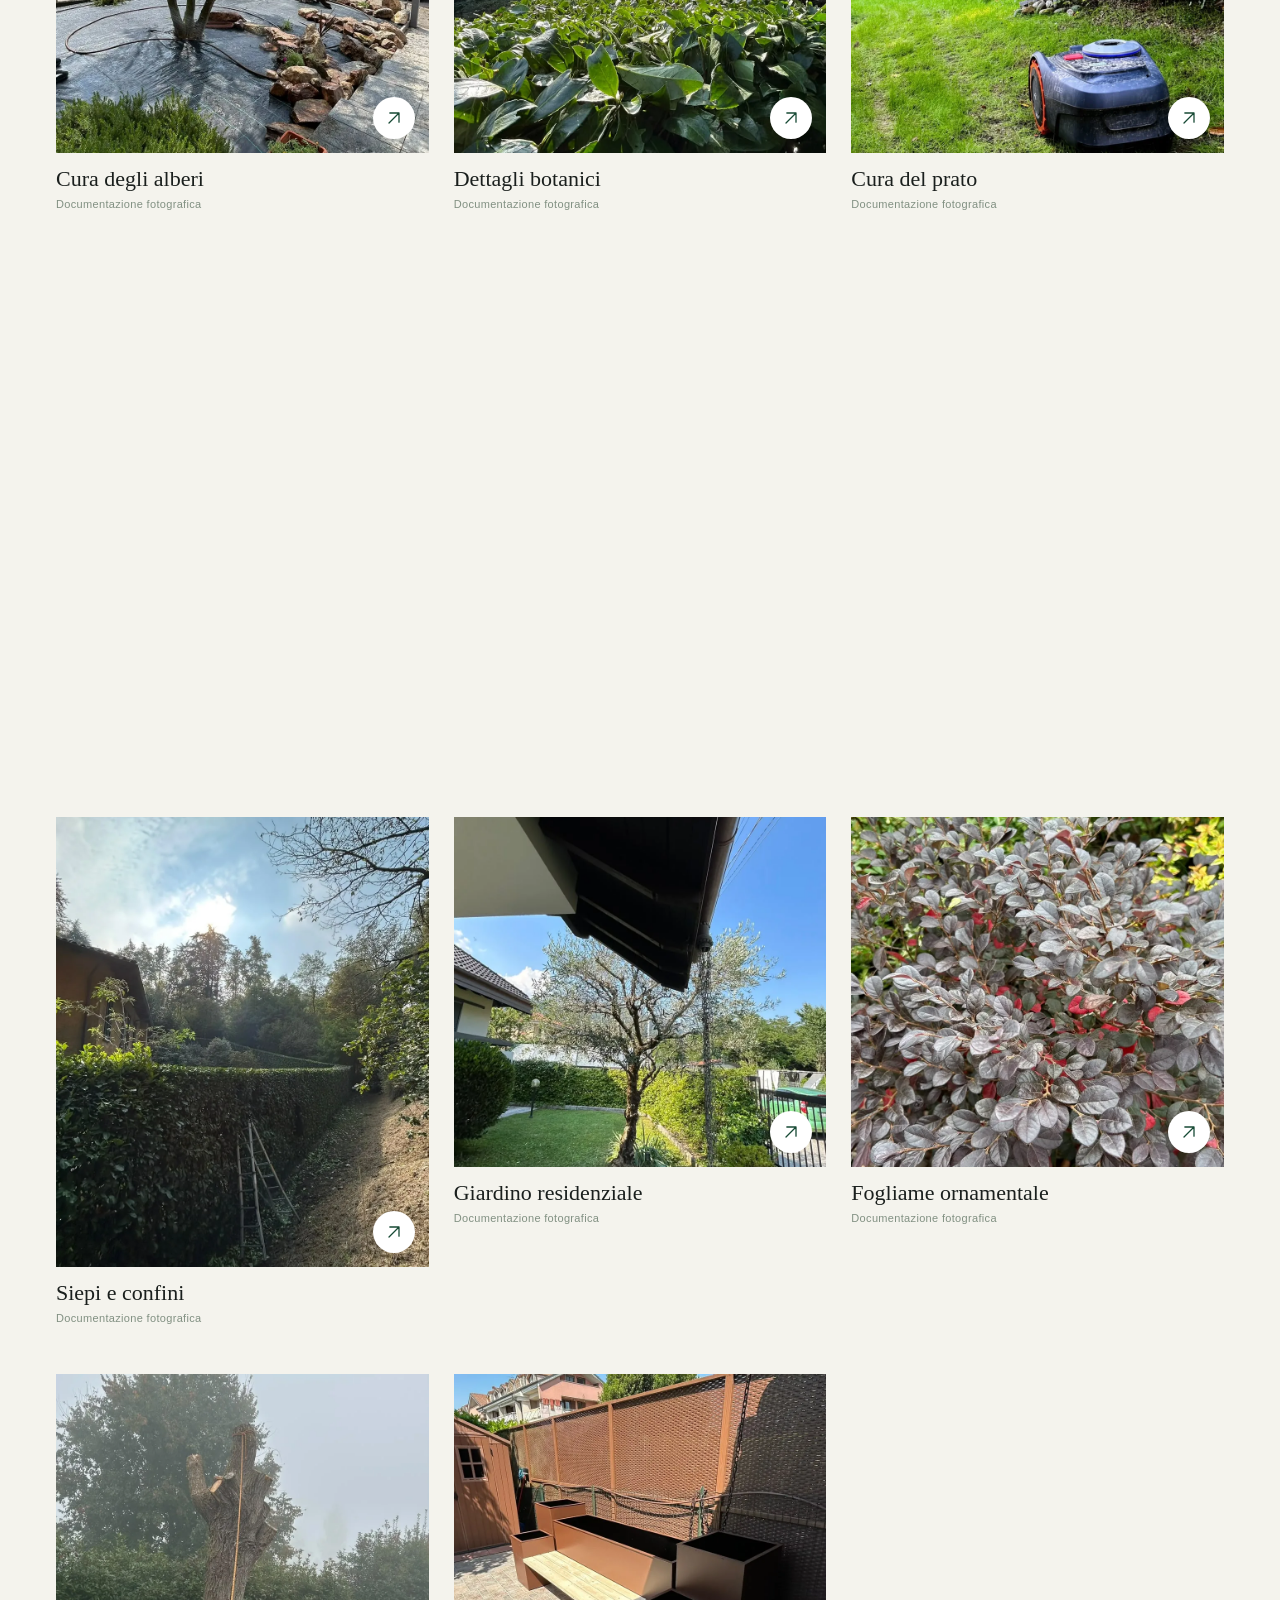
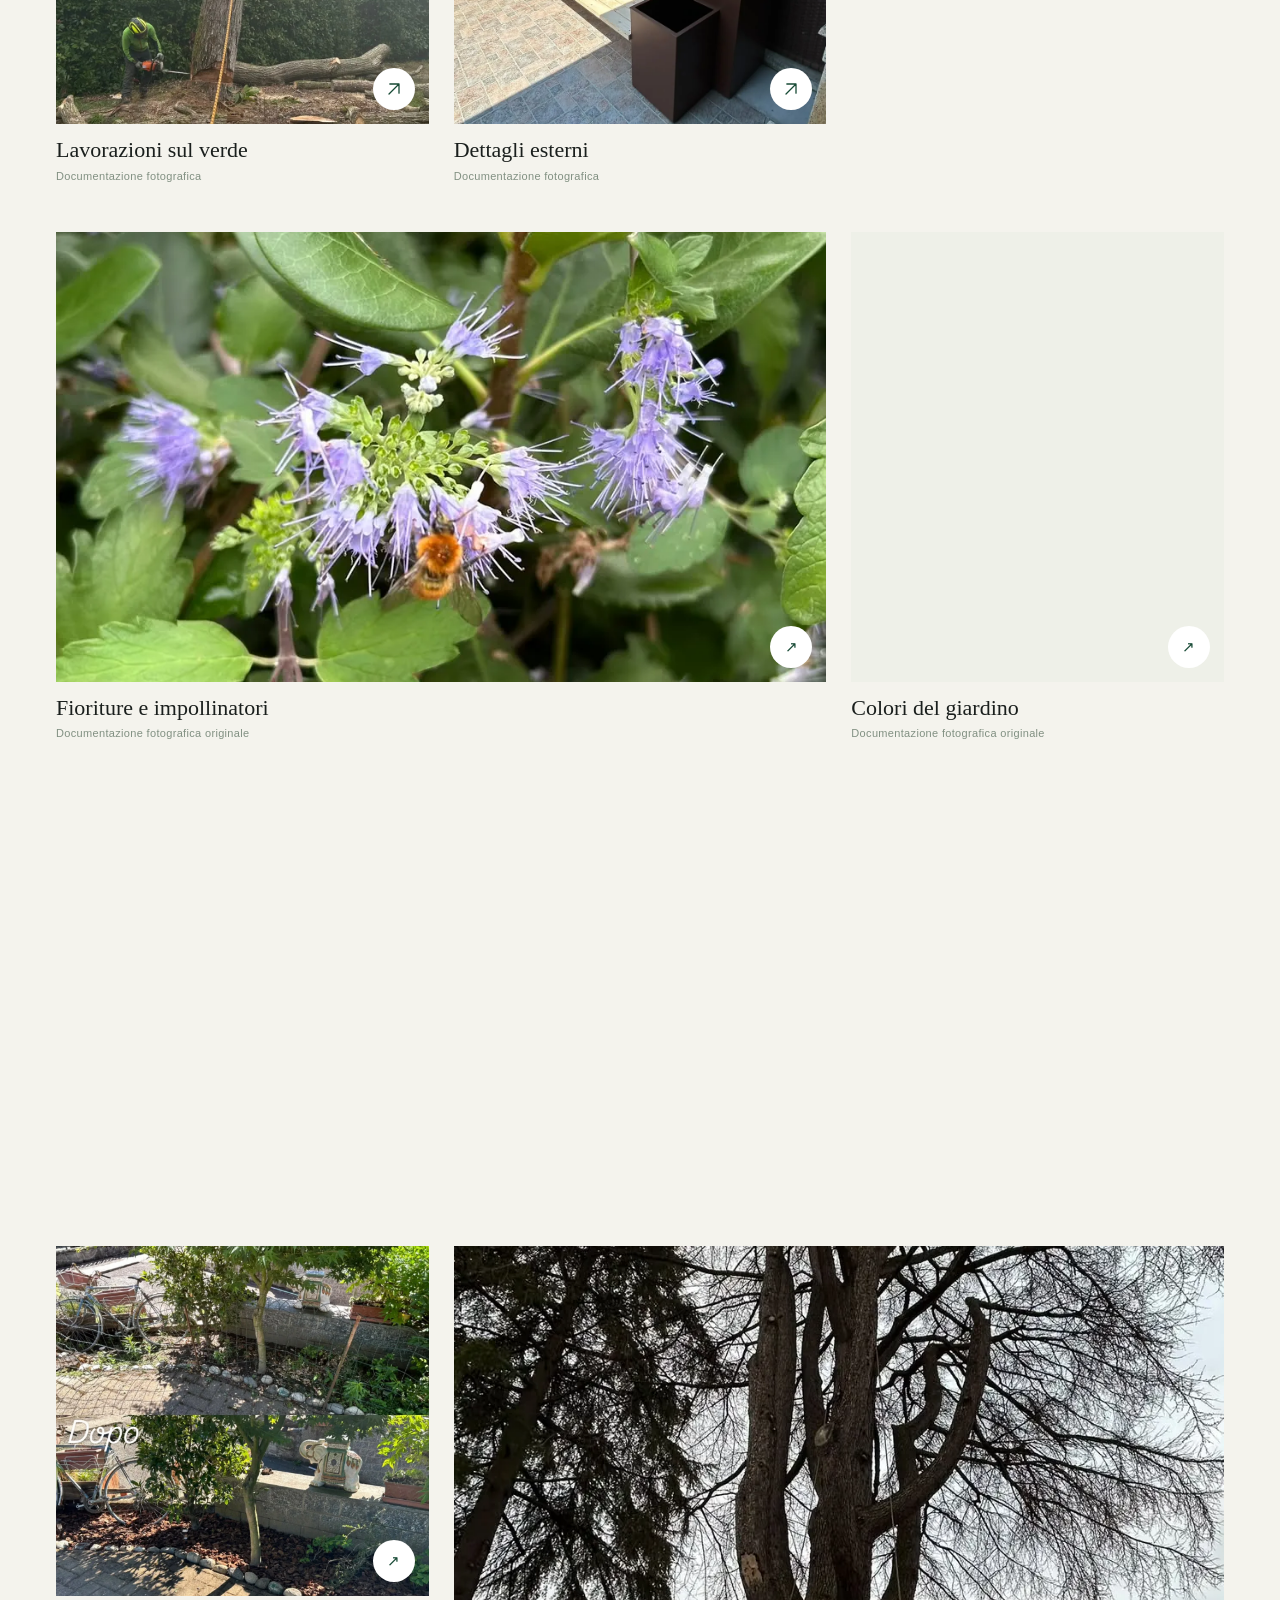
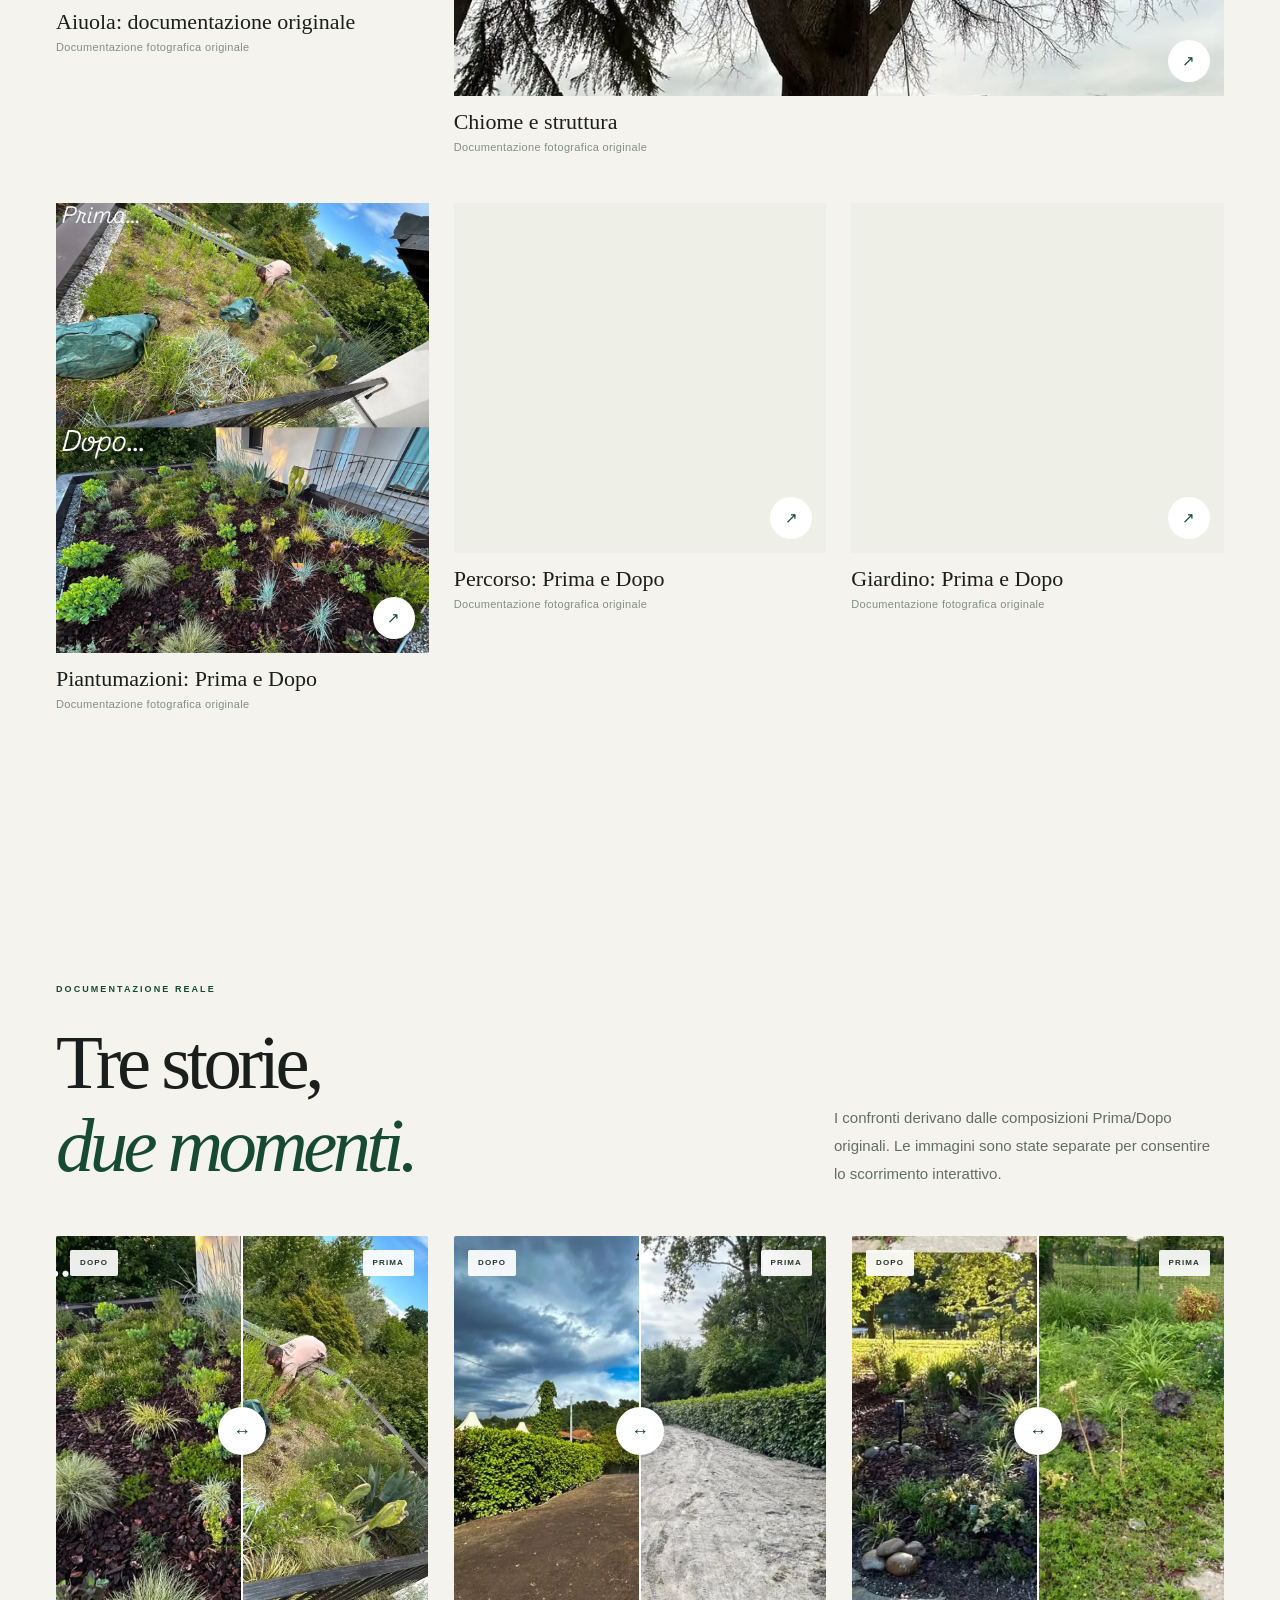
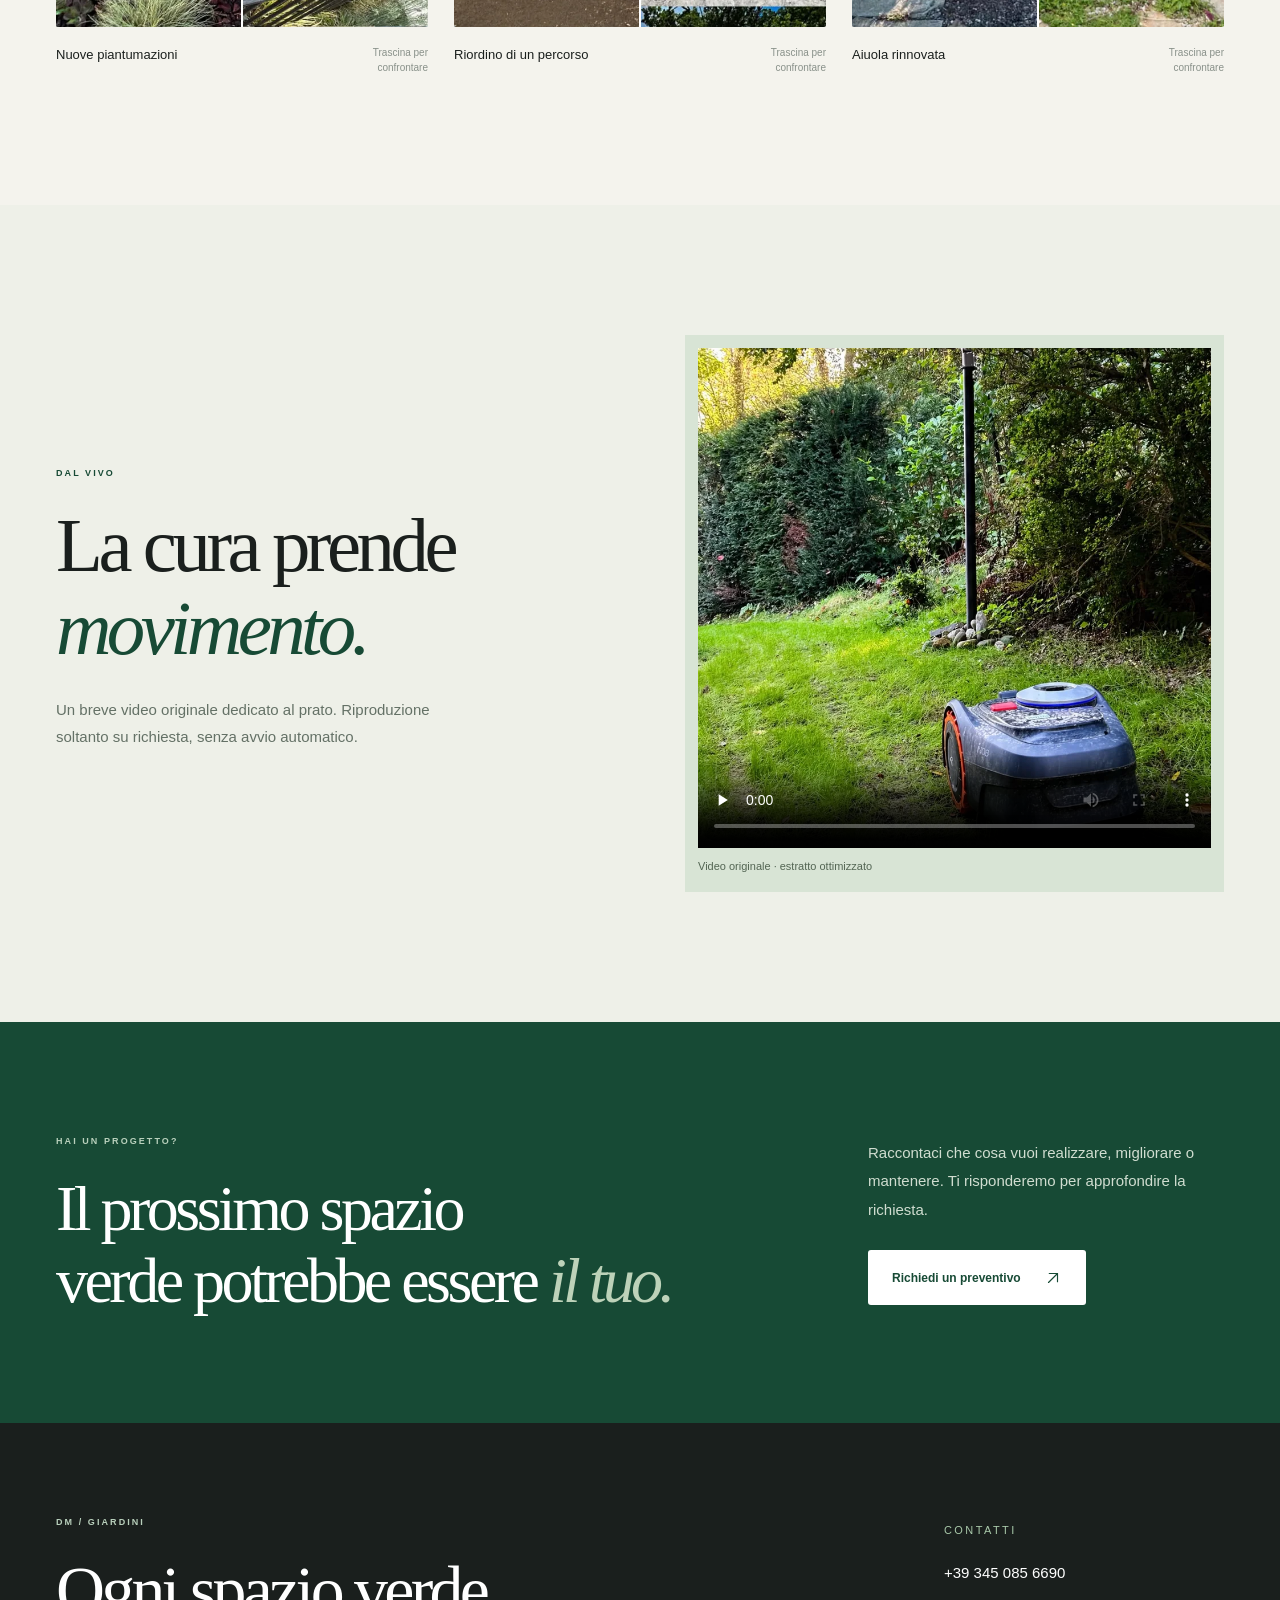
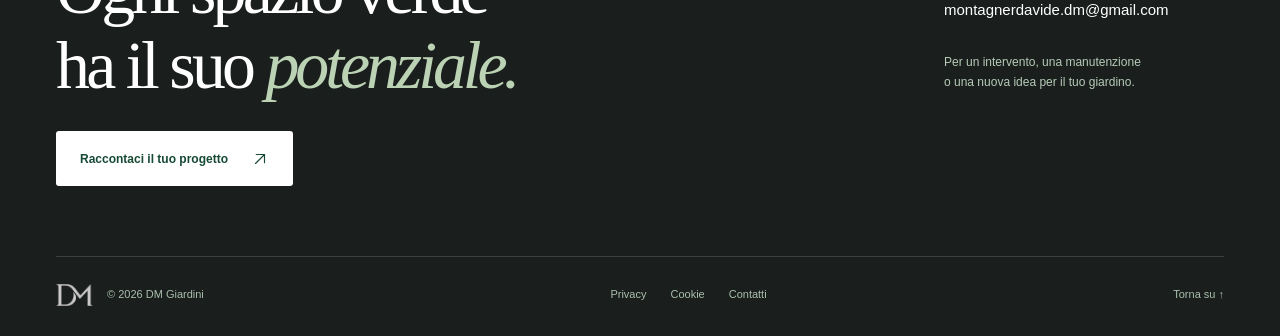
<file: lavori.html>
<!doctype html>
<html lang="it"><head><meta charset="utf-8"><meta name="robots" content="noindex, nofollow"><meta name="viewport" content="width=device-width, initial-scale=1"><meta name="theme-color" content="#174A35"><meta name="color-scheme" content="light"><meta name="description" content="Fotografie originali dei lavori DM Giardini: manutenzione, spazi verdi e interventi. Confronti Prima/Dopo e galleria."><meta property="og:title" content="I nostri lavori | DM Giardini"><meta property="og:description" content="Fotografie originali dei lavori DM Giardini: manutenzione, spazi verdi e interventi. Confronti Prima/Dopo e galleria."><meta property="og:type" content="website"><meta property="og:image" content="./foto-05.webp"><meta property="og:locale" content="it_IT"><title>I nostri lavori | DM Giardini</title><link rel="icon" type="image/png" href="./favicon.png"><style>
:root{--ink:#1A1F1D;--forest:#174A35;--green:#75A95B;--ivory:#FAFAF7;--pale:#F2F6F0;--gray:#7D8580;--line:#DAE2D9;--radius:18px;--container:1312px;--ease:cubic-bezier(.22,.72,.19,1)}*{box-sizing:border-box}html{scroll-behavior:smooth}body{margin:0;background:#fff;color:var(--ink);font-family:Arial,Helvetica,sans-serif;-webkit-font-smoothing:antialiased;font-size:15px;line-height:1.6}a{color:inherit;text-decoration:none}button,input,textarea,select{font:inherit}button{cursor:pointer}img{display:block;max-width:100%}svg{vertical-align:middle}p{margin:0 0 1.2em}h1,h2,h3{margin:0;font-weight:500;line-height:1.1}em{font-family:Georgia,'Times New Roman',serif;font-weight:400;letter-spacing:-.06em}::selection{background:#b3d8a3;color:#142e21}:focus-visible{outline:3px solid var(--green);outline-offset:4px}.skip-link{position:absolute;left:12px;top:-80px;background:#fff;padding:12px 20px;z-index:1000}.skip-link:focus{top:8px}.container{width:min(calc(100% - 112px),var(--container));margin:auto}.site-header{position:relative;z-index:30;background:#fff;border-bottom:1px solid #e8ede7}.header-inner{height:88px;display:flex;align-items:center;justify-content:space-between;gap:25px}.brand{display:flex;align-items:center;gap:13px;min-width:235px}.brand img{width:59px;height:42px;object-fit:contain}.brand-copy{display:flex;flex-direction:column;line-height:1}.brand-copy strong{font-weight:750;letter-spacing:.14em;font-size:14px}.brand-copy small{font-size:9px;font-weight:700;letter-spacing:.29em;margin-top:7px;color:#777f79}.site-nav{display:flex;align-items:center;gap:35px}.site-nav>a:not(.nav-mobile-cta){font-size:12px;font-weight:650;letter-spacing:.02em;position:relative;padding-block:8px}.site-nav>a:not(.nav-mobile-cta):after{content:'';position:absolute;left:0;right:100%;height:1px;background:var(--forest);bottom:2px;transition:right .25s}.site-nav>a:hover:after,.site-nav>a[aria-current=page]:after{right:0}.header-actions{display:flex;align-items:center;gap:15px}.header-cta{background:var(--forest);color:white;display:flex;align-items:center;gap:17px;border-radius:100px;font-size:12px;font-weight:750;padding:13px 17px 13px 21px;white-space:nowrap;transition:transform .2s,background .2s}.header-cta:hover{background:#113526;transform:translateY(-2px)}.menu-toggle,.nav-mobile-cta{display:none}.eyebrow{display:inline-flex;align-items:center;gap:11px;text-transform:uppercase;letter-spacing:.24em;font-size:10px;font-weight:750;color:var(--forest);margin-bottom:25px}.eyebrow-dot:before{content:'';background:var(--green);width:7px;height:7px;border-radius:50%}.eyebrow-light{color:#B9D0BC}.pill{display:inline-flex;align-items:center;justify-content:center;gap:28px;border-radius:100px;min-height:54px;padding:14px 23px;font-size:12px;font-weight:700;line-height:1;transition:transform .22s,background .22s,border .22s;border:1px solid transparent;white-space:nowrap}.pill:hover{transform:translateY(-3px)}.pill-dark{background:var(--forest);color:white}.pill-dark:hover{background:#0e3526}.pill-light{color:var(--forest);background:#fff}.pill-outline-light{color:white;border-color:#8aaa91;background:transparent}.pill-outline-light:hover{background:#fff;color:var(--forest)}.text-link,.arrow-link{display:inline-flex;align-items:center;gap:18px;font-size:12px;font-weight:750;line-height:1.35}.text-link svg,.arrow-link svg{transition:transform .2s}.text-link:hover svg,.arrow-link:hover svg{transform:translate(3px,-2px)}.arrow-link{border-bottom:1px solid currentColor;padding-bottom:9px}.section-pad{padding-block:126px}.display-title{font-size:clamp(46px,6vw,88px);letter-spacing:-.075em;line-height:1.045}.display-title em{color:var(--forest)}.section-heading{display:flex;justify-content:space-between;align-items:end;gap:45px;margin-bottom:48px}.section-heading>div:last-child{max-width:320px}.section-heading>p{max-width:390px;color:#626d65;margin-bottom:0;line-height:1.85}.section-heading>div:last-child p{color:#68736c;line-height:1.9}.section-heading .arrow-link{margin-top:12px}
/* HERO */
.home-hero{background:var(--ivory);overflow:hidden}.hero-grid{display:grid;grid-template-columns:1fr 1.04fr;gap:min(5vw,74px);align-items:center;min-height:695px;padding-block:68px 62px}.hero-copy{padding-top:20px}.hero-copy h1{font-size:clamp(72px,7.4vw,115px);letter-spacing:-.087em;line-height:.98;margin:0 0 30px}.hero-copy h1 em{color:var(--forest)}.hero-copy>p{max-width:480px;font-size:16px;line-height:1.9;color:#657168}.hero-actions{display:flex;align-items:center;gap:29px;margin-top:30px}.hero-down{display:flex;align-items:center;gap:14px;font-size:10px;text-transform:uppercase;letter-spacing:.17em;font-weight:700;color:#859087;margin-top:88px}.line-down{width:1px;height:37px;background:#a5b6a7;display:inline-block}.hero-visual{min-width:0}.hero-model-shell{background:#E4EEE0;border-radius:160px 160px 18px 18px;position:relative;height:555px;overflow:hidden;box-shadow:inset 0 0 0 1px rgba(28,67,42,.04)}.model-topline,.model-bottomline{position:absolute;z-index:4;left:26px;right:26px;display:flex;align-items:center;justify-content:space-between}.model-topline{top:25px}.model-label{font-size:9px;letter-spacing:.19em;font-weight:750;color:#416d53}.model-dot{width:10px;height:10px;border-radius:50%;border:2px solid #5a8364;box-shadow:0 0 0 4px #d2e3d2}.garden-scene{position:absolute;inset:0}.garden-scene canvas{width:100%;height:100%;display:block;touch-action:pan-y;cursor:grab}.garden-scene canvas:active{cursor:grabbing}.garden-fallback{position:absolute;inset:0;z-index:1}.garden-fallback img{width:100%;height:100%;object-fit:cover;opacity:.5}.garden-fallback span{position:absolute;left:28px;bottom:125px;font-family:Georgia,serif;font-style:italic;font-size:30px;color:var(--forest)}.garden-scene.webgl-active .garden-fallback{display:none}.model-bottomline{bottom:25px;align-items:end}.model-bottomline strong{font-size:13px;display:block;line-height:1.3;color:#204b36}.model-subtitle{font-size:10px;color:#577662;display:block;margin-top:5px}.scene-controls{display:flex;gap:4px;position:relative;z-index:5}.scene-controls button{border:1px solid #a5bea8;background:rgba(242,249,237,.6);width:34px;height:34px;border-radius:100px;color:var(--forest);font-size:15px}.scene-controls button:hover{background:white}.hero-caption{display:flex;justify-content:space-between;align-items:center;margin-top:20px;color:#7b897d;font-size:10px;font-weight:700;letter-spacing:.18em;text-transform:uppercase}.ticker{background:var(--forest);color:#C9DFC6;overflow:hidden;white-space:nowrap;height:72px;display:flex;align-items:center}.ticker-track{width:100%;text-align:center;white-space:nowrap}.ticker-track span{font-size:11px;font-weight:700;letter-spacing:.26em}.ticker-track b{color:var(--green);margin:0 23px;font-size:18px;font-weight:400}
/* EDITORIAL */
.intro-section{background:#fff}.intro-grid{display:grid;grid-template-columns:1fr .7fr;gap:90px;align-items:end;margin-bottom:68px}.intro-right{padding-bottom:8px}.large-paragraph{font-size:clamp(18px,2.1vw,26px);line-height:1.6;letter-spacing:-.03em;color:#4f5d54}.intro-right .arrow-link{margin-top:15px}.intro-photo-grid{display:grid;grid-template-columns:1.65fr .8fr;gap:22px;align-items:end}.intro-photo-main{height:530px;position:relative;overflow:hidden}.intro-photo-side{height:360px;overflow:hidden}.intro-photo-grid img,.featured-works img,.approach-image img{width:100%;height:100%;object-fit:cover;transition:transform .7s var(--ease)}.intro-photo-grid>div:hover img,.featured-works figure:hover img{transform:scale(1.04)}.intro-photo-main img{object-position:center 59%}.photo-corner{position:absolute;bottom:22px;left:23px;background:#fff;font-size:9px;font-weight:800;letter-spacing:.21em;padding:10px 13px;color:var(--forest)}.services-section{background:var(--pale)}.services-grid{display:grid;grid-template-columns:repeat(3,minmax(0,1fr));gap:22px}.service-card{background:white;overflow:hidden;border:1px solid #e6ece5}.service-card-image{height:275px;position:relative;overflow:hidden}.service-card-image img{width:100%;height:100%;object-fit:cover;transition:transform .6s}.service-card:hover .service-card-image img{transform:scale(1.045)}.service-number{position:absolute;top:18px;left:19px;width:38px;height:38px;border-radius:50%;background:white;display:grid;place-items:center;font-size:11px;font-weight:750}.service-card-copy{padding:29px 27px 32px}.service-card h3{font-size:25px;letter-spacing:-.04em;line-height:1.2;margin-bottom:12px}.service-card p{color:#657168;line-height:1.8;min-height:82px;font-size:13px}.service-card .arrow-link{margin-top:9px;color:var(--forest)}.featured-works{background:var(--forest);color:#fff}.featured-works .display-title em{color:#b7d4ae}.light-head{align-items:end}.feature-grid{display:grid;grid-template-columns:1.45fr .8fr;gap:24px}.feature-grid figure{margin:0;overflow:hidden;position:relative}.featured-main{height:525px}.featured-side{height:405px;margin-top:120px!important}.feature-grid img{filter:saturate(.88)}.feature-grid figcaption{position:absolute;left:22px;right:22px;bottom:22px;display:flex;justify-content:space-between;align-items:center;padding:12px 14px;background:rgba(255,255,255,.96);font-size:12px;color:#253c2c;font-weight:700}.feature-grid figcaption span{font-weight:500;color:#6d8170}.beforeafter-section{background:#fff}.comparison-grid{display:grid;grid-template-columns:repeat(3,minmax(0,1fr));gap:20px}.comparison-card{min-width:0}.comparison{position:relative;aspect-ratio:1.05;background:#e7ece3;overflow:hidden;--position:50%}.comparison>img{position:absolute;inset:0;width:100%;height:100%;object-fit:cover;object-position:center}.comparison-after{clip-path:inset(0 calc(100% - var(--position)) 0 0)}.comparison-label{position:absolute;top:14px;z-index:2;background:rgba(255,255,255,.92);color:#27352a;font-size:10px;text-transform:uppercase;letter-spacing:.14em;padding:7px 10px;font-weight:800}.before-label{left:14px}.after-label{right:14px}.comparison-line{position:absolute;z-index:3;pointer-events:none;top:0;bottom:0;width:2px;background:white;left:var(--position);transform:translateX(-50%);display:flex;align-items:center;justify-content:center}.comparison-line span{width:38px;height:38px;flex:none;display:grid;place-items:center;border-radius:50%;background:white;color:var(--forest);font-size:18px;box-shadow:0 4px 12px #0002}.comparison input{position:absolute;inset:0;z-index:4;opacity:0;width:100%;height:100%;margin:0;cursor:ew-resize}.comparison input:focus-visible{opacity:.14;background:var(--green)}.comparison-meta{display:flex;justify-content:space-between;align-items:center;gap:8px;margin-top:18px}.comparison-meta strong{font-size:15px}.comparison-meta span{font-size:10px;color:#89918a}.after-link{margin-top:34px;color:var(--forest)}.approach-section{background:var(--pale)}.approach-grid{display:grid;grid-template-columns:.9fr 1fr;gap:clamp(50px,8vw,140px);align-items:center}.approach-image{height:640px;position:relative;overflow:hidden}.approach-image img{object-position:center}.vertical-label{position:absolute;left:22px;bottom:22px;background:white;padding:10px 15px;font-size:10px;letter-spacing:.2em;font-weight:750}.approach-copy>p{max-width:550px;font-size:16px;line-height:1.9;color:#697369;margin-top:26px}.steps{border-top:1px solid #cad6c9;margin-top:42px}.steps>div{display:grid;grid-template-columns:40px 135px 1fr;gap:11px;align-items:start;padding:22px 0;border-bottom:1px solid #cad6c9}.steps span{font-size:11px;font-weight:800;color:var(--green)}.steps strong{font-size:16px}.steps p{font-size:12px;color:#68776c;margin:0;line-height:1.7}.cta-block{background:#173E2F;color:white;padding-block:94px}.cta-grid{display:grid;grid-template-columns:1.3fr .65fr;gap:100px;align-items:center}.cta-grid h2{font-size:clamp(40px,5vw,72px);letter-spacing:-.06em;line-height:1.13}.cta-grid em{color:#bdd2b9}.cta-grid p{color:#d0ddd0;line-height:1.9;margin-bottom:26px}
/* OTHER PAGES */
.page-head{background:var(--ivory);padding:84px 0 86px;overflow:hidden}.page-head-grid{display:grid;grid-template-columns:1.4fr .7fr;gap:70px;align-items:center}.page-head h1{font-size:clamp(63px,7vw,104px);letter-spacing:-.079em;line-height:1.03;margin-bottom:29px}.page-head h1 em{color:var(--forest)}.lead{font-size:17px;line-height:1.9;color:#6a776d;max-width:640px}.page-head-media{width:100%;height:295px;border-radius:200px 200px 6px 6px;overflow:hidden}.page-head-media img{width:100%;height:100%;object-fit:cover}.page-head-mark{height:265px;border-radius:50%;background:#e7eee5;display:grid;place-items:center;font-family:Georgia,serif;font-size:125px;color:#d0ded0}.services-page-grid{margin-bottom:28px}.service-detail-grid{display:grid;grid-template-columns:1fr 1fr;gap:22px}.detail-card{background:var(--pale);padding:31px 31px 0;overflow:hidden}.detail-card>span{color:var(--forest);letter-spacing:.19em;font-size:10px;font-weight:750}.detail-card h2{font-size:30px;letter-spacing:-.04em;margin:20px 0 12px}.detail-card p{color:#607064;max-width:450px}.detail-card img{width:100%;height:260px;object-fit:cover;margin-top:25px}.note-box{display:flex;align-items:center;gap:22px;border-top:1px solid var(--line);margin-top:58px;padding-top:25px}.note-box strong{font-size:19px;white-space:nowrap}.note-box p{margin:0;max-width:530px;color:#667369;font-size:13px}.note-box a{white-space:nowrap;margin-left:auto}.gallery-header{display:flex;justify-content:space-between;align-items:center;gap:30px;margin-bottom:30px}.section-subtitle{font-size:32px;letter-spacing:-.04em}.filters{display:flex;gap:7px;flex-wrap:wrap}.filter{border:1px solid #d9e4d6;background:white;border-radius:100px;padding:10px 18px;font-size:11px;color:#4a5d4e;font-weight:750}.filter:hover,.filter.active{background:var(--forest);color:white;border-color:var(--forest)}.portfolio-grid{display:grid;grid-template-columns:repeat(4,minmax(0,1fr));gap:28px 17px}.portfolio-card[hidden]{display:none}.portfolio-open{width:100%;height:310px;position:relative;display:block;padding:0;border:0;overflow:hidden;background:var(--pale)}.portfolio-open img{width:100%;height:100%;object-fit:cover;transition:transform .55s var(--ease)}.portfolio-open:hover img{transform:scale(1.05)}.portfolio-zoom{position:absolute;right:14px;bottom:14px;width:42px;height:42px;border-radius:50%;display:grid;place-items:center;background:#fff;color:var(--forest)}.portfolio-caption{padding-top:14px}.portfolio-caption h3{font-size:15px;font-weight:700}.portfolio-caption span{font-size:11px;color:#819082}.lightbox{position:fixed;margin:auto;border:0;padding:18px;background:var(--ink);color:white;max-width:min(95vw,1100px);max-height:95vh}.lightbox::backdrop{background:#0c170de6}.lightbox img{max-height:75vh;max-width:85vw;object-fit:contain;margin:auto}.lightbox-toolbar{display:flex;justify-content:space-between;align-items:center;margin-bottom:12px;font-size:10px;letter-spacing:.15em}.lightbox-close{background:transparent;border:1px solid #6c796b;color:white;width:38px;height:38px;border-radius:50%;font-size:25px}.lightbox p{font-size:11px;color:#b9c8ba;margin-top:12px;margin-bottom:0}.media-section{background:var(--pale)}.media-grid{display:grid;grid-template-columns:1fr 1fr;gap:90px;align-items:center}.media-grid p{color:#647166;max-width:390px;margin-top:25px;line-height:1.8}.video-shell{background:#d8e4d5;padding:13px}.video-shell video{width:100%;max-height:500px;display:block;background:#111;object-fit:cover}.video-shell>span{font-size:11px;color:#536553;display:block;padding:10px 0 3px}.about-grid{display:grid;grid-template-columns:1fr 1fr;gap:120px;margin-bottom:75px}.about-grid>div:last-child p:not(.large-paragraph){color:#607064;max-width:500px;line-height:1.9}.about-grid a{margin-top:20px}.two-photo-grid{display:grid;grid-template-columns:1fr 1.4fr;gap:22px}.two-photo-grid img{width:100%;height:500px;object-fit:cover}.contact-grid{display:grid;grid-template-columns:1fr 1fr;gap:22px}.contact-panel{display:block;background:var(--pale);padding:40px 36px;position:relative;min-height:255px;transition:background .25s}.contact-panel:hover{background:#e5eee2}.contact-panel>span{font-size:10px;color:var(--forest);font-weight:750;letter-spacing:.2em}.contact-panel h2{font-size:clamp(24px,2.8vw,41px);letter-spacing:-.055em;margin-top:55px;overflow-wrap:anywhere}.contact-panel h2.mail-heading{font-size:clamp(19px,2.2vw,33px)}.contact-panel p{color:#607064;font-size:13px;margin-top:8px}.contact-panel>svg{position:absolute;right:36px;top:37px}.contact-bottom{display:grid;grid-template-columns:1fr 1fr;gap:80px;align-items:end;padding-top:115px}.contact-bottom p{color:#6b786d;line-height:1.8;max-width:450px}.legal-copy{max-width:900px;margin:auto;font-size:15px;color:#4b584f}.legal-copy h2{font-size:25px;letter-spacing:-.04em;margin:40px 0 14px}.legal-copy p{line-height:1.9}.legal-copy a{text-decoration:underline}.legal-alert{background:#eff4ec;border-left:4px solid var(--forest);padding:25px 29px}.legal-alert strong{color:var(--forest);font-size:16px}.legal-alert p{margin:8px 0 0}.legal-date{border-top:1px solid var(--line);padding-top:18px;margin-top:50px;font-size:12px}
/* QUOTE WIZARD */
.quote-section{background:#fff}.quote-layout{display:grid;grid-template-columns:.65fr 1.1fr;gap:90px;align-items:start}.quote-side-photo{height:380px;margin-bottom:37px;overflow:hidden}.quote-side-photo img{width:100%;height:100%;object-fit:cover}.quote-aside h2{font-size:40px;letter-spacing:-.06em;margin-bottom:17px}.quote-aside p{color:#6c786e;line-height:1.8}.quote-aside .arrow-link{margin-top:17px;color:var(--forest)}.quote-wizard{border:1px solid var(--line);padding:35px 38px 33px;background:#FAFBF8}.wizard-head{display:flex;justify-content:space-between;gap:15px;color:#6d806f;font-size:10px;font-weight:800;letter-spacing:.16em}.progress-track{height:3px;background:#dbe6d9;margin:17px 0 38px}.progress-track span{display:block;height:100%;width:25%;background:var(--forest);transition:width .3s}.wizard-step{border:0;padding:0;margin:0;min-width:0}.wizard-step[hidden]{display:none}.wizard-step legend{padding:0;font-size:32px;letter-spacing:-.05em;line-height:1.2;font-weight:600;margin-bottom:9px}.field-hint{color:#748176;font-size:13px;margin-bottom:28px;line-height:1.75}.choice-grid{display:grid;grid-template-columns:1fr 1fr;gap:13px;margin-bottom:26px}.choice-card{position:relative;background:#fff;border:1px solid #d7e1d5;min-height:155px;padding:20px;display:flex;flex-direction:column;align-items:start;cursor:pointer;transition:all .2s}.choice-card:hover{border-color:#80a884;transform:translateY(-2px)}.choice-card:has(input:checked){border-color:var(--forest);background:#edf5eb;box-shadow:inset 0 0 0 1px var(--forest)}.choice-card input{position:absolute;right:15px;top:15px;accent-color:var(--forest);width:17px;height:17px}.choice-card .choice-icon{font-size:26px;color:var(--forest);line-height:1;margin-bottom:20px}.choice-card strong{font-size:14px;line-height:1.25}.choice-card small{font-size:11px;color:#7d897f;margin-top:6px}.field,.conditional-fields{display:block}.field{margin-bottom:20px}.field>span{font-size:12px;font-weight:700;color:#344637;display:block;margin-bottom:9px}.field input:not([type=checkbox]),.field select,.field textarea{display:block;border:1px solid #d5e0d3;background:white;color:var(--ink);border-radius:0;padding:13px 16px;width:100%;outline:none;min-height:50px}.field textarea{resize:vertical;min-height:155px;line-height:1.6}.field input:focus,.field textarea:focus,.field select:focus{border-color:var(--forest);box-shadow:0 0 0 2px #a9caa57a}.field input::placeholder,.field textarea::placeholder{color:#9aa49b}.form-cols{display:grid;grid-template-columns:1fr 1fr;gap:14px}.conditional-fields[hidden]{display:none}.check-line{display:flex;align-items:flex-start;gap:11px;font-size:12px;color:#4f5e53;line-height:1.75;margin-top:12px}.check-line input{width:17px;height:17px;margin-top:4px;flex:none;accent-color:var(--forest)}.check-line a{text-decoration:underline}.form-footer{border-top:1px solid var(--line);margin-top:26px;padding-top:26px;display:flex;justify-content:space-between;align-items:center;gap:20px}.wizard-back{background:transparent;border:0;padding:10px;color:#516b58;font-size:13px;font-weight:750}.wizard-back[hidden],.form-footer button[hidden]{display:none}.form-footer .pill{margin-left:auto}.summary-note{display:flex;gap:14px;background:#edf5ed;padding:15px 17px;color:#46624c}.summary-note span{width:22px;height:22px;border:1px solid #89aa87;border-radius:50%;display:grid;place-items:center;flex:none;font-size:12px;font-weight:700}.summary-note p{font-size:12px;line-height:1.6;margin:0}.send-feedback{font-size:13px;line-height:1.6;margin-top:14px}.send-feedback:not(:empty){padding:15px;background:#e9f1e6;border-left:3px solid var(--forest)}.send-feedback[data-error=true]{background:#fff0e8;border-color:#8e4c32}.mailto-fallback{font-size:11px;color:#4d6754;margin-top:18px;text-decoration:underline}.honeypot{position:absolute;left:-10000px;opacity:0}.not-found{min-height:100vh;display:flex;flex-direction:column;align-items:center;justify-content:center;text-align:center;gap:20px;background:var(--ivory);padding:24px}.not-found img{width:110px}.not-found h1{font-size:60px;letter-spacing:-.06em}.not-found p{color:#7d8a80}
/* FOOTER */
.site-footer{background:#10291e;color:white;padding:85px 0 26px}.footer-top{display:flex;justify-content:space-between;gap:70px;padding-bottom:90px}.footer-top h2{font-size:clamp(44px,5.3vw,75px);letter-spacing:-.06em;margin-bottom:28px}.footer-top h2 em{color:#bcd2b4}.footer-info{padding-top:16px;min-width:280px}.footer-info h3{font-size:11px;text-transform:uppercase;letter-spacing:.22em;color:#a9c9aa;margin-bottom:25px}.footer-info>a{display:block;font-size:15px;font-weight:700;margin-bottom:13px}.footer-info p{font-size:12px;color:#b6cbb8;margin-top:30px;line-height:1.7}.footer-bottom{border-top:1px solid #456352;display:flex;justify-content:space-between;align-items:center;gap:20px;padding-top:22px;color:#a9bfad;font-size:11px}.footer-brand{display:flex;align-items:center;gap:14px}.footer-brand img{width:37px;height:31px;object-fit:contain;filter:invert(1)}.footer-bottom>div:nth-child(2){display:flex;gap:24px}.footer-bottom a:hover{text-decoration:underline}
/* REVEAL */
.reveal{transition:opacity .8s var(--ease),transform .8s var(--ease)}.js-ready .reveal:not(.is-visible){opacity:0;transform:translateY(23px)}
@media (max-width:1150px){.container{width:min(calc(100% - 72px),var(--container))}.site-nav{gap:21px}.brand{min-width:195px}.header-cta{padding:12px 14px}.hero-copy h1{font-size:clamp(65px,7vw,92px)}.hero-model-shell{height:505px}.hero-grid{gap:36px}.steps>div{grid-template-columns:30px 110px 1fr}.portfolio-grid{grid-template-columns:repeat(3,1fr)}.quote-layout{gap:45px}.quote-wizard{padding:28px}.section-pad{padding-block:105px}}
@media (max-width:850px){.container{width:min(calc(100% - 42px),var(--container))}.site-header{position:sticky;top:0}.header-inner{height:75px}.site-nav{display:none;position:absolute;left:0;right:0;top:75px;background:#fff;padding:24px;box-shadow:0 18px 22px #10291e17;flex-direction:column;align-items:stretch;gap:12px}.site-nav.is-open{display:flex}.site-nav>a{font-size:16px!important;padding:10px!important}.header-cta{display:none}.menu-toggle{display:grid;place-items:center;border:1px solid #d2ded3;background:#fff;border-radius:50%;width:43px;height:43px}.nav-mobile-cta{display:flex;justify-content:space-between;margin-top:6px;background:var(--forest);color:#fff;border-radius:100px;font-weight:700;padding:15px 20px!important}.hero-grid{grid-template-columns:1fr;padding-top:65px;gap:35px}.hero-copy h1{font-size:clamp(70px,11vw,105px)}.hero-copy>p{max-width:600px}.hero-down{margin-top:34px}.hero-model-shell{height:510px;border-radius:160px 160px 18px 18px}.intro-grid,.approach-grid,.about-grid,.contact-bottom,.media-grid{grid-template-columns:1fr;gap:35px}.intro-photo-main{height:430px}.intro-photo-side{height:290px}.services-grid{grid-template-columns:repeat(2,1fr)}.services-grid>.service-card:last-child{grid-column:span 2;display:grid;grid-template-columns:1fr 1fr}.services-grid>.service-card:last-child .service-card-image{height:100%;min-height:310px}.services-grid>.service-card:last-child .service-card-copy{align-self:center}.feature-grid{grid-template-columns:1fr 1fr}.featured-main{height:430px}.featured-side{height:340px;margin-top:90px!important}.comparison-grid{grid-template-columns:1fr 1fr}.comparison-card:last-child{grid-column:span 2;max-width:480px}.cta-grid{gap:50px}.approach-image{height:470px}.quote-layout{grid-template-columns:1fr}.quote-aside{display:grid;grid-template-columns:190px 1fr;column-gap:30px;align-items:center}.quote-side-photo{grid-row:span 4;height:240px;margin:0}.quote-aside h2{font-size:30px}.quote-aside .eyebrow{margin-bottom:0}.page-head-grid{grid-template-columns:1.3fr .7fr;gap:30px}.page-head h1{font-size:clamp(60px,8vw,85px)}.portfolio-grid{grid-template-columns:repeat(2,1fr)}.section-pad{padding-block:88px}.footer-top{gap:45px}}
@media (max-width:590px){.container{width:min(calc(100% - 34px),var(--container))}.brand{gap:8px;min-width:0}.brand img{width:47px;height:35px}.brand-copy strong{font-size:12px}.brand-copy small{font-size:8px;letter-spacing:.17em}.hero-grid{padding-block:48px 35px;gap:45px}.hero-copy .eyebrow{font-size:9px}.hero-copy h1{font-size:clamp(60px,15vw,83px);margin-bottom:22px}.hero-copy>p{font-size:14px;line-height:1.75}.hero-actions{gap:17px;flex-wrap:wrap}.pill{min-height:50px;padding:13px 18px;gap:13px}.hero-down{margin-top:36px}.hero-model-shell{height:420px;border-radius:110px 110px 16px 16px}.model-topline,.model-bottomline{left:17px;right:17px}.model-topline{top:16px}.model-bottomline{bottom:15px}.model-bottomline strong{font-size:11px}.model-subtitle{font-size:9px}.model-label{font-size:8px}.hero-caption{font-size:9px}.ticker{height:59px}.ticker-track{text-align:left;transform:translateX(-6%)}.ticker-track span{font-size:9px;letter-spacing:.17em}.ticker-track b{margin:0 13px}.section-pad{padding-block:74px}.eyebrow{margin-bottom:16px}.display-title{font-size:clamp(49px,10.5vw,65px)}.intro-grid{gap:20px;margin-bottom:34px}.large-paragraph{font-size:19px}.intro-photo-grid{grid-template-columns:1fr .58fr;gap:9px;align-items:end}.intro-photo-main{height:325px}.intro-photo-side{height:230px}.photo-corner{font-size:7px;left:11px;bottom:11px;padding:8px}.section-heading{align-items:start;gap:22px;flex-direction:column;margin-bottom:30px}.section-heading>div:last-child{max-width:none}.services-grid{grid-template-columns:1fr;gap:16px}.services-grid>.service-card:last-child{grid-column:auto;display:block}.services-grid>.service-card:last-child .service-card-image,.service-card-image{height:245px;min-height:0}.service-card-copy{padding:22px}.service-card p{min-height:0}.feature-grid{grid-template-columns:1fr;gap:20px}.featured-main{height:400px}.featured-side{height:260px;margin:0!important}.comparison-grid{grid-template-columns:1fr;gap:28px}.comparison-card:last-child{grid-column:auto;max-width:none}.comparison{aspect-ratio:1.18}.comparison-meta span{font-size:9px}.approach-image{height:365px}.steps>div{grid-template-columns:27px 95px 1fr;gap:8px}.steps p{font-size:11px}.cta-block{padding-block:72px}.cta-grid{grid-template-columns:1fr;gap:27px}.cta-grid h2{font-size:47px}.page-head{padding:57px 0}.page-head-grid{grid-template-columns:1fr;gap:30px}.page-head h1{font-size:clamp(59px,13vw,76px)}.page-head-media{height:190px;border-radius:120px 120px 6px 6px}.page-head-mark{display:none}.lead{font-size:14px}.service-detail-grid,.two-photo-grid,.contact-grid{grid-template-columns:1fr}.two-photo-grid img{height:330px}.note-box{display:block}.note-box p{margin:11px 0}.note-box a{margin:14px 0 0}.gallery-header{align-items:start;flex-direction:column}.portfolio-grid{grid-template-columns:1fr 1fr;gap:23px 13px}.portfolio-open{height:235px}.portfolio-caption h3{font-size:13px}.portfolio-caption span{font-size:10px}.filters{gap:6px}.filter{padding:8px 11px;font-size:10px}.media-grid{gap:32px}.contact-panel{min-height:215px;padding:27px}.contact-panel h2{margin-top:58px;font-size:31px}.contact-panel .mail-heading{font-size:21px}.contact-bottom{padding-top:68px}.quote-layout{gap:40px}.quote-aside{display:block}.quote-side-photo{height:220px;margin-bottom:20px}.quote-aside h2{font-size:31px}.quote-wizard{padding:20px 17px}.wizard-head{font-size:9px}.wizard-step legend{font-size:28px}.choice-grid{gap:9px}.choice-card{min-height:145px;padding:15px 13px}.choice-card strong{font-size:12px}.choice-card small{font-size:10px}.choice-card .choice-icon{font-size:23px}.form-cols{grid-template-columns:1fr;gap:0}.check-line{font-size:11px}.footer-top{display:block;padding-bottom:58px}.footer-info{padding-top:55px}.footer-bottom{flex-wrap:wrap}.footer-bottom>div:nth-child(2){width:100%;order:3;gap:20px}.legal-copy{font-size:14px}.not-found h1{font-size:42px}}
@media (max-width:390px){.hero-copy h1{font-size:59px}.hero-model-shell{height:365px}.model-bottomline{display:block}.scene-controls{position:absolute;right:0;bottom:0}.portfolio-grid{grid-template-columns:1fr}.portfolio-open{height:300px}.choice-grid{grid-template-columns:1fr}.choice-card{min-height:105px;padding-left:60px}.choice-icon{position:absolute;left:16px;top:27px}.choice-card strong{margin-top:20px}.choice-card input{top:20px}.footer-top h2{font-size:42px}}
@media (prefers-reduced-motion:reduce){*,*::before,*::after{animation-duration:.01ms!important;scroll-behavior:auto!important;transition-duration:.01ms!important}.js-ready .reveal{opacity:1!important;transform:none!important}}

/* Preview: copy text fallback when no configured mail client is available. */
.quote-copy { border: 1px solid #b5c7b6; background: transparent; color: #174a35; border-radius: 999px; font: inherit; padding: .65rem 1.1rem; margin: .55rem 0 0; cursor: pointer; }
.quote-copy:hover, .quote-copy:focus-visible { background: #eaf4e8; outline-offset: 3px; }

</style><style>
/* DM Giardini / Edizione architettonica */
:root{--ivory:#f4f3ed;--pale:#eef0e8;--container:1440px;--ease:cubic-bezier(.2,.75,.2,1)}
body{background:var(--ivory)}
.container{width:min(calc(100% - 112px),var(--container))}
.site-header{background:#f4f3edf5;border-bottom:1px solid #174a3520}
.header-inner{height:94px}.brand img{width:65px;height:47px}.header-cta{border-radius:3px;padding:15px 20px}
.home-hero{position:relative;background:var(--ivory)}
.hero-grid{grid-template-columns:.84fr 1.16fr;gap:20px;min-height:760px;padding:62px 0 40px;align-items:center}
.hero-copy{position:relative;z-index:2;padding:0 0 30px}
.hero-copy h1{font-family:Georgia,'Times New Roman',serif;font-size:clamp(70px,7.2vw,118px);font-weight:400;letter-spacing:-.065em;line-height:1.0;margin-bottom:28px}
.hero-copy h1 em{color:var(--forest);letter-spacing:-.07em}
.hero-copy>p{font-size:15px;line-height:1.9;max-width:385px;color:#647063}
.hero-actions{gap:24px;flex-wrap:wrap}.pill{border-radius:3px;min-height:55px;font-weight:600;gap:23px}.pill svg{transition:transform .3s}.pill:hover svg{transform:translate(3px,-3px)}
.hero-down{margin-top:55px;font-size:9px;letter-spacing:.18em}
.hero-visual{position:relative}.hero-model-shell{height:555px;overflow:hidden;border-radius:0;background:radial-gradient(ellipse at 50% 35%,#f6f6ed 10%,#e3e8d9 80%);box-shadow:none;border:1px solid #174a351c}
.hero-model-shell:before,.hero-model-shell:after{content:'+';position:absolute;z-index:4;color:#174a3570;pointer-events:none;font-size:18px;line-height:1;right:14px;top:13px}
.hero-model-shell:after{top:auto;right:auto;left:14px;bottom:13px}
.model-topline{top:24px;left:24px;right:28px}.model-label{font-size:8px;letter-spacing:.2em}.model-dot{display:none}
.model-bottomline{left:26px;right:24px;bottom:26px}.model-bottomline strong{font-family:Georgia,serif;font-size:19px;font-weight:400}.model-subtitle{font-size:9px;color:#4f6456;margin-top:8px}
.scene-controls{gap:6px}.scene-controls button{border-color:#174a3533;background:#f5f5ecba;width:34px;height:34px}
.garden-scene{inset:20px 0 38px}.garden-fallback img{opacity:1}.garden-fallback span{display:none}.garden-scene:not(.webgl-active){inset:60px 20px 100px}
.garden-timeline{padding:19px 0 0}.garden-timeline>div{display:flex;align-items:center;justify-content:space-between;gap:10px}.garden-timeline label{font-size:8px;letter-spacing:.16em;font-weight:700}
.garden-timeline button,.hero-caption button{border:0;padding:3px 0;background:transparent;color:var(--forest);font-size:10px;text-decoration:underline;text-underline-offset:4px}
.garden-timeline input{display:block;appearance:none;-webkit-appearance:none;width:100%;height:2px;background:#b7c5ac;accent-color:var(--forest);margin:18px 0;cursor:ew-resize}
.garden-timeline input::-webkit-slider-thumb{appearance:none;width:12px;height:12px;background:var(--forest);border:3px solid var(--ivory);box-shadow:0 0 0 1px var(--forest);border-radius:50%}
.garden-timeline input::-moz-range-thumb{width:10px;height:10px;background:var(--forest);border:2px solid white;border-radius:50%}
.timeline-labels{font-size:9px;color:#6c796d}.hero-caption{margin-top:17px;padding-top:15px;border-top:1px solid #174a3520;font-size:8px;letter-spacing:.08em}.hero-caption button{font-size:9px;letter-spacing:0}
button:disabled,input:disabled{opacity:.4;cursor:default}
.ticker{height:57px;background:#1a1f1d;color:#d2d8c7}.ticker-track span{font-size:9px;letter-spacing:.24em}
.section-pad{padding-block:130px}.eyebrow{font-size:9px;letter-spacing:.23em;font-weight:600}
.display-title{font-family:Georgia,'Times New Roman',serif;font-size:clamp(51px,6vw,90px);font-weight:400;letter-spacing:-.058em;line-height:1.08}
.intro-section,.beforeafter-section{background:var(--ivory)}.intro-grid{grid-template-columns:1fr .72fr;gap:100px;margin-bottom:70px}.large-paragraph{font-size:23px;line-height:1.65;letter-spacing:-.035em}
.intro-photo-main{height:590px}.intro-photo-side{height:400px}.intro-photo-grid{gap:28px;grid-template-columns:1.65fr .7fr}.intro-photo-side{transform:translateY(40px)}
.services-section{background:#e7ebdf}.services-grid{gap:26px}.service-card{border:0;background:transparent;transition:transform .6s var(--ease),box-shadow .6s var(--ease)}.service-card-image{height:320px}.service-number{border-radius:2px;font-size:10px;width:34px;height:34px}.service-card-copy{padding:26px 0 0}.service-card h3{font-family:Georgia,serif;font-size:28px;font-weight:400}.service-card p{max-width:345px;font-size:13px}.service-card:hover{transform:translateY(-7px)}
.featured-works{background:#1a1f1d}.featured-works .display-title em{color:#b0c69b}.feature-grid{gap:45px}.featured-main{height:580px}.featured-side{height:430px;margin-top:150px!important}.feature-grid figcaption{background:transparent;color:white;left:0;right:0;bottom:0;padding:45px 22px 20px;background:linear-gradient(transparent,#0009);font-weight:400}.feature-grid figcaption span{color:#ddd}
.comparison{aspect-ratio:.95;border-radius:2px}.comparison-line span{width:48px;height:48px;box-shadow:0 2px 20px #0003}.comparison-label{font-size:8px;border-radius:2px;backdrop-filter:blur(8px)}.before-label{left:auto;right:14px}.after-label{right:auto;left:14px}.comparison:focus-within{outline:3px solid var(--forest);outline-offset:5px}.comparison-meta{align-items:start}.comparison-meta strong{font-size:13px;font-weight:500}.comparison-meta span{max-width:80px;text-align:right;line-height:1.5}.comparison-grid{gap:26px}
.approach-section{background:#e7ebdf}.approach-image{height:700px}.steps>div{padding-block:27px}.steps strong{font-family:Georgia,serif;font-weight:400;font-size:21px}
.cta-block{background:#174a35;padding-block:105px}.cta-grid h2,.footer-top h2{font-family:Georgia,serif;letter-spacing:-.055em;font-weight:400}.site-footer{background:#1a1f1d}.footer-top{padding-bottom:70px}.footer-info>a{font-weight:400}.footer-bottom{border-color:#ffffff26}
.page-head{background:var(--ivory);border-bottom:1px solid #174a351c;padding-block:100px}.page-head h1{font-family:Georgia,serif;font-weight:400;letter-spacing:-.06em}.page-head-media{height:350px;border-radius:0}.page-head-mark{border-radius:0;color:#bec8b4;background:#e7ebdf;font-style:italic}.lead{font-size:16px;max-width:540px}
.detail-card{background:#e7ebdf}.detail-card h2{font-family:Georgia,serif;font-size:37px;font-weight:400}.contact-panel{background:#e7ebdf}.quote-section{background:var(--ivory)}.quote-wizard{background:#fff;border-color:#174a3530;box-shadow:0 25px 70px #174a3507}.wizard-step legend{font-family:Georgia,serif;font-weight:400;font-size:37px}.progress-track{height:2px}.choice-card{border-radius:2px}.quote-copy,.filter{border-radius:2px}.field input,.field select,.field textarea{border-radius:2px!important}
.portfolio-grid{grid-template-columns:repeat(3,minmax(0,1fr));gap:45px 25px}.portfolio-open{height:350px}.portfolio-card:nth-child(6n+1){grid-column:span 2}.portfolio-card:nth-child(6n+1) .portfolio-open{height:450px}.portfolio-card:nth-child(6n+2) .portfolio-open{height:450px}.portfolio-zoom{transition:transform .3s,background .3s}.portfolio-open:hover .portfolio-zoom{transform:rotate(45deg);background:#d7e7cc}.portfolio-caption h3{font-family:Georgia,serif;font-size:22px;font-weight:400}.portfolio-caption span{letter-spacing:.03em}
.lightbox{width:min(1200px,95vw);max-height:96vh;padding:20px 25px;border-radius:3px;overflow:auto}.lightbox img{max-height:73vh;min-height:100px;transition:opacity .22s}.lightbox-nav{display:flex;align-items:center;justify-content:space-between;gap:20px;padding-top:17px}.lightbox-nav button{border:1px solid #ffffff40;color:white;background:transparent;padding:9px 19px;border-radius:2px}.lightbox-nav span{font-size:10px;color:#c8d3c4}.lightbox-toolbar{letter-spacing:.15em}.lightbox::backdrop{backdrop-filter:blur(9px);background:#101b13ed}
.page-head .eyebrow,.hero-copy .eyebrow{animation:soft-in .8s both}.hero-copy h1{animation:soft-in 1.2s .1s both}.hero-copy>p,.hero-actions{animation:soft-in 1.2s .25s both}
@keyframes soft-in{from{opacity:0;transform:translateY(18px)}to{opacity:1;transform:none}}
.reveal{transition:opacity 1s var(--ease),transform 1s var(--ease)}.js-ready .reveal:not(.is-visible){transform:translateY(35px)}
@media(min-width:851px){.service-card:nth-child(2){transition-delay:.08s}.service-card:nth-child(3){transition-delay:.16s}.page-head h1{max-width:1000px}}
@media(max-width:1150px){.container{width:calc(100% - 64px)}.hero-grid{grid-template-columns:.9fr 1.1fr;gap:15px}.hero-copy h1{font-size:78px}.hero-model-shell{height:500px}.hero-actions{gap:18px}.section-pad{padding-block:100px}.service-card-image{height:260px}.intro-photo-main{height:500px}.intro-photo-side{height:330px}.brand{min-width:200px}.site-nav{gap:20px}}
@media(max-width:850px){.container{width:calc(100% - 42px)}.header-inner{height:75px}.hero-grid{grid-template-columns:1fr;padding-top:50px;gap:10px}.hero-copy{padding-bottom:25px}.hero-copy h1{font-size:clamp(75px,11vw,105px)}.hero-copy>p{max-width:500px}.hero-down{display:none}.hero-model-shell{height:520px}.hero-visual{margin-top:15px}.intro-grid{grid-template-columns:1fr;gap:25px}.intro-photo-main{height:430px}.intro-photo-side{height:280px}.service-card h3{font-size:26px}.featured-main{height:460px}.featured-side{height:350px;margin-top:110px!important}.feature-grid{gap:25px}.portfolio-grid{grid-template-columns:repeat(2,minmax(0,1fr))}.portfolio-card:nth-child(6n+1){grid-column:auto}.portfolio-open,.portfolio-card:nth-child(6n+1) .portfolio-open,.portfolio-card:nth-child(6n+2) .portfolio-open{height:350px}.page-head{padding-block:70px}.page-head-media{height:300px}.approach-image{height:500px}.comparison{aspect-ratio:1.1}}
@media(max-width:590px){.container{width:calc(100% - 36px)}.hero-grid{padding-top:40px;padding-bottom:30px}.hero-copy h1{font-size:clamp(63px,15vw,86px);line-height:1.02}.hero-copy .eyebrow{font-size:8px;margin-bottom:23px}.hero-copy>p{font-size:14px}.hero-actions{margin-top:25px;gap:20px}.hero-model-shell{height:420px}.garden-scene{inset:12px 0 65px}.model-topline{left:18px;top:19px}.model-bottomline{left:18px;right:18px;bottom:22px;display:flex}.model-bottomline strong{font-size:16px}.model-subtitle{font-size:8px;max-width:190px}.scene-controls{position:static;gap:4px}.scene-controls button{width:29px;height:29px}.hero-caption{font-size:8px}.garden-timeline label{font-size:7px}.garden-timeline button{font-size:9px}.section-pad{padding-block:75px}.display-title{font-size:54px}.large-paragraph{font-size:20px}.intro-photo-grid{gap:12px}.intro-photo-main{height:330px}.intro-photo-side{height:230px;transform:translateY(15px)}.intro-grid{margin-bottom:35px}.service-card-copy{padding:22px 3px 12px}.service-card-image{height:280px}.services-grid{gap:27px}.featured-main{height:420px}.featured-side{height:290px;margin:0!important}.comparison{aspect-ratio:1.1}.comparison-meta span{max-width:none}.approach-image{height:420px}.steps strong{font-size:18px}.cta-block{padding-block:75px}.cta-grid h2{font-size:48px}.page-head{padding-block:55px}.page-head h1{font-size:62px}.page-head-media{height:240px}.portfolio-grid{gap:28px 12px}.portfolio-open,.portfolio-card:nth-child(6n+1) .portfolio-open,.portfolio-card:nth-child(6n+2) .portfolio-open{height:235px}.portfolio-caption h3{font-size:19px}.portfolio-caption span{font-size:9px}.portfolio-zoom{width:32px;height:32px;bottom:10px;right:10px}.lightbox{padding:14px}.lightbox-nav button{padding:9px 12px}.wizard-step legend{font-size:30px}.quote-wizard{padding:24px 18px}.footer-info{min-width:0}.footer-info>a{overflow-wrap:anywhere}.footer-top h2{font-size:45px}.comparison-grid{gap:30px}}
@media(prefers-reduced-motion:reduce){html{scroll-behavior:auto}.reveal,.hero-copy h1,.hero-copy>p,.hero-actions{animation:none!important;transform:none!important;transition:none!important}.intro-photo-grid img{transform:none!important}}

</style></head>
<body class=""><a class="skip-link" href="#main">Vai al contenuto</a><header class="site-header" id="top"><div class="container header-inner"><a class="brand" href="./index.html" aria-label="DM Giardini, homepage"><img src="[data-uri]" alt="" width="58" height="39"><span class="brand-copy"><strong>DM GIARDINI</strong><small>LA CURA DEL VERDE</small></span></a><nav class="site-nav" id="main-nav" aria-label="Navigazione principale"><a href="./index.html" >Home</a><a href="./servizi.html" >Servizi</a><a href="./lavori.html" aria-current="page">Lavori</a><a href="./chi-siamo.html" >Chi siamo</a><a href="./contatti.html" >Contatti</a><a class="nav-mobile-cta" href="./preventivo.html">Richiedi un preventivo <svg aria-hidden="true" width="15" height="15" viewBox="0 0 24 24" fill="none" stroke="currentColor" stroke-width="1.55" stroke-linecap="round" stroke-linejoin="round"><path d="M6 18 18 6M7 6h11v11"/></svg></a></nav><div class="header-actions"><a class="header-cta" href="./preventivo.html">Preventivo <svg aria-hidden="true" width="16" height="16" viewBox="0 0 24 24" fill="none" stroke="currentColor" stroke-width="1.55" stroke-linecap="round" stroke-linejoin="round"><path d="M6 18 18 6M7 6h11v11"/></svg></a><button type="button" class="menu-toggle" aria-controls="main-nav" aria-expanded="false" aria-label="Apri menu"><svg aria-hidden="true" width="24" height="24" viewBox="0 0 24 24" fill="none" stroke="currentColor" stroke-width="1.55" stroke-linecap="round" stroke-linejoin="round"><path d="M4 7h16M4 13h16M4 19h16"/></svg></button></div></div></header>
<main id="main"><section class="page-head"><div class="container page-head-grid"><div><span class="eyebrow">PORTFOLIO / DM GIARDINI</span><h1>Il verde, visto<br><em>da vicino.</em></h1><p class="lead">Giardini, lavorazioni e dettagli del nostro lavoro. Una raccolta di fotografie originali, per guardare da vicino la cura che dedichiamo al verde.</p></div><div class="page-head-media"><img src="./foto-05.webp" alt="Fotografia di giardino" loading="eager"></div></div></section><section class="section-pad gallery-section"><div class="container"><div class="gallery-header"><h2 class="section-subtitle">22 fotografie originali</h2><div class="filters" role="group" aria-label="Filtra le immagini"><button type="button" class="filter active" data-filter="all" aria-pressed="true">Tutti</button><button type="button" class="filter" data-filter="giardini" aria-pressed="false">Giardini</button><button type="button" class="filter" data-filter="manutenzione" aria-pressed="false">Manutenzione</button><button type="button" class="filter" data-filter="interventi" aria-pressed="false">Interventi</button></div></div><div class="portfolio-grid"><article class="portfolio-card reveal" data-filter-item="giardini"><button class="portfolio-open" type="button" data-lightbox="./foto-05.webp" data-alt="Giardino con percorso in pietra e vegetazione ornamentale" aria-label="Ingrandisci: Percorsi e spazi verdi"><img src="./foto-05.webp" alt="Giardino con percorso in pietra e vegetazione ornamentale" loading="lazy"><span class="portfolio-zoom" aria-hidden="true"><svg aria-hidden="true" width="20" height="20" viewBox="0 0 24 24" fill="none" stroke="currentColor" stroke-width="1.55" stroke-linecap="round" stroke-linejoin="round"><path d="M6 18 18 6M7 6h11v11"/></svg></span></button><div class="portfolio-caption"><h3>Percorsi e spazi verdi</h3><span>Documentazione fotografica</span></div></article><article class="portfolio-card reveal" data-filter-item="manutenzione"><button class="portfolio-open" type="button" data-lightbox="./foto-11.webp" data-alt="Prato curato accanto a un vialetto e a una siepe" aria-label="Ingrandisci: Verde ordinato"><img src="./foto-11.webp" alt="Prato curato accanto a un vialetto e a una siepe" loading="lazy"><span class="portfolio-zoom" aria-hidden="true"><svg aria-hidden="true" width="20" height="20" viewBox="0 0 24 24" fill="none" stroke="currentColor" stroke-width="1.55" stroke-linecap="round" stroke-linejoin="round"><path d="M6 18 18 6M7 6h11v11"/></svg></span></button><div class="portfolio-caption"><h3>Verde ordinato</h3><span>Documentazione fotografica</span></div></article><article class="portfolio-card reveal" data-filter-item="interventi"><button class="portfolio-open" type="button" data-lightbox="./foto-15.webp" data-alt="Intervento su alberatura in area esterna" aria-label="Ingrandisci: Cura degli alberi"><img src="./foto-15.webp" alt="Intervento su alberatura in area esterna" loading="lazy"><span class="portfolio-zoom" aria-hidden="true"><svg aria-hidden="true" width="20" height="20" viewBox="0 0 24 24" fill="none" stroke="currentColor" stroke-width="1.55" stroke-linecap="round" stroke-linejoin="round"><path d="M6 18 18 6M7 6h11v11"/></svg></span></button><div class="portfolio-caption"><h3>Cura degli alberi</h3><span>Documentazione fotografica</span></div></article><article class="portfolio-card reveal" data-filter-item="giardini"><button class="portfolio-open" type="button" data-lightbox="./foto-03.webp" data-alt="Foglie verdi rigogliose in un giardino" aria-label="Ingrandisci: Dettagli botanici"><img src="./foto-03.webp" alt="Foglie verdi rigogliose in un giardino" loading="lazy"><span class="portfolio-zoom" aria-hidden="true"><svg aria-hidden="true" width="20" height="20" viewBox="0 0 24 24" fill="none" stroke="currentColor" stroke-width="1.55" stroke-linecap="round" stroke-linejoin="round"><path d="M6 18 18 6M7 6h11v11"/></svg></span></button><div class="portfolio-caption"><h3>Dettagli botanici</h3><span>Documentazione fotografica</span></div></article><article class="portfolio-card reveal" data-filter-item="manutenzione"><button class="portfolio-open" type="button" data-lightbox="./foto-01.webp" data-alt="Robot tagliaerba su prato verde in giardino" aria-label="Ingrandisci: Cura del prato"><img src="./foto-01.webp" alt="Robot tagliaerba su prato verde in giardino" loading="lazy"><span class="portfolio-zoom" aria-hidden="true"><svg aria-hidden="true" width="20" height="20" viewBox="0 0 24 24" fill="none" stroke="currentColor" stroke-width="1.55" stroke-linecap="round" stroke-linejoin="round"><path d="M6 18 18 6M7 6h11v11"/></svg></span></button><div class="portfolio-caption"><h3>Cura del prato</h3><span>Documentazione fotografica</span></div></article><article class="portfolio-card reveal" data-filter-item="giardini"><button class="portfolio-open" type="button" data-lightbox="./foto-07.webp" data-alt="Fioritura chiara tra le piante ornamentali" aria-label="Ingrandisci: Fioriture"><img src="./foto-07.webp" alt="Fioritura chiara tra le piante ornamentali" loading="lazy"><span class="portfolio-zoom" aria-hidden="true"><svg aria-hidden="true" width="20" height="20" viewBox="0 0 24 24" fill="none" stroke="currentColor" stroke-width="1.55" stroke-linecap="round" stroke-linejoin="round"><path d="M6 18 18 6M7 6h11v11"/></svg></span></button><div class="portfolio-caption"><h3>Fioriture</h3><span>Documentazione fotografica</span></div></article><article class="portfolio-card reveal" data-filter-item="interventi"><button class="portfolio-open" type="button" data-lightbox="./foto-16.webp" data-alt="Albero e pavimentazione in uno spazio esterno" aria-label="Ingrandisci: Spazi esterni"><img src="./foto-16.webp" alt="Albero e pavimentazione in uno spazio esterno" loading="lazy"><span class="portfolio-zoom" aria-hidden="true"><svg aria-hidden="true" width="20" height="20" viewBox="0 0 24 24" fill="none" stroke="currentColor" stroke-width="1.55" stroke-linecap="round" stroke-linejoin="round"><path d="M6 18 18 6M7 6h11v11"/></svg></span></button><div class="portfolio-caption"><h3>Spazi esterni</h3><span>Documentazione fotografica</span></div></article><article class="portfolio-card reveal" data-filter-item="manutenzione"><button class="portfolio-open" type="button" data-lightbox="./foto-02.webp" data-alt="Siepe alta potata lungo un vialetto" aria-label="Ingrandisci: Siepi e confini"><img src="./foto-02.webp" alt="Siepe alta potata lungo un vialetto" loading="lazy"><span class="portfolio-zoom" aria-hidden="true"><svg aria-hidden="true" width="20" height="20" viewBox="0 0 24 24" fill="none" stroke="currentColor" stroke-width="1.55" stroke-linecap="round" stroke-linejoin="round"><path d="M6 18 18 6M7 6h11v11"/></svg></span></button><div class="portfolio-caption"><h3>Siepi e confini</h3><span>Documentazione fotografica</span></div></article><article class="portfolio-card reveal" data-filter-item="giardini"><button class="portfolio-open" type="button" data-lightbox="./foto-17.webp" data-alt="Spazio verde e pavimentazione adiacenti a edificio" aria-label="Ingrandisci: Giardino residenziale"><img src="./foto-17.webp" alt="Spazio verde e pavimentazione adiacenti a edificio" loading="lazy"><span class="portfolio-zoom" aria-hidden="true"><svg aria-hidden="true" width="20" height="20" viewBox="0 0 24 24" fill="none" stroke="currentColor" stroke-width="1.55" stroke-linecap="round" stroke-linejoin="round"><path d="M6 18 18 6M7 6h11v11"/></svg></span></button><div class="portfolio-caption"><h3>Giardino residenziale</h3><span>Documentazione fotografica</span></div></article><article class="portfolio-card reveal" data-filter-item="giardini"><button class="portfolio-open" type="button" data-lightbox="./foto-06.webp" data-alt="Arbusto con foglie variegate" aria-label="Ingrandisci: Fogliame ornamentale"><img src="./foto-06.webp" alt="Arbusto con foglie variegate" loading="lazy"><span class="portfolio-zoom" aria-hidden="true"><svg aria-hidden="true" width="20" height="20" viewBox="0 0 24 24" fill="none" stroke="currentColor" stroke-width="1.55" stroke-linecap="round" stroke-linejoin="round"><path d="M6 18 18 6M7 6h11v11"/></svg></span></button><div class="portfolio-caption"><h3>Fogliame ornamentale</h3><span>Documentazione fotografica</span></div></article><article class="portfolio-card reveal" data-filter-item="interventi"><button class="portfolio-open" type="button" data-lightbox="./foto-04.webp" data-alt="Tronchi e rami tagliati in area esterna" aria-label="Ingrandisci: Lavorazioni sul verde"><img src="./foto-04.webp" alt="Tronchi e rami tagliati in area esterna" loading="lazy"><span class="portfolio-zoom" aria-hidden="true"><svg aria-hidden="true" width="20" height="20" viewBox="0 0 24 24" fill="none" stroke="currentColor" stroke-width="1.55" stroke-linecap="round" stroke-linejoin="round"><path d="M6 18 18 6M7 6h11v11"/></svg></span></button><div class="portfolio-caption"><h3>Lavorazioni sul verde</h3><span>Documentazione fotografica</span></div></article><article class="portfolio-card reveal" data-filter-item="interventi"><button class="portfolio-open" type="button" data-lightbox="./foto-22.webp" data-alt="Elementi di allestimento in spazio esterno pavimentato" aria-label="Ingrandisci: Dettagli esterni"><img src="./foto-22.webp" alt="Elementi di allestimento in spazio esterno pavimentato" loading="lazy"><span class="portfolio-zoom" aria-hidden="true"><svg aria-hidden="true" width="20" height="20" viewBox="0 0 24 24" fill="none" stroke="currentColor" stroke-width="1.55" stroke-linecap="round" stroke-linejoin="round"><path d="M6 18 18 6M7 6h11v11"/></svg></span></button><div class="portfolio-caption"><h3>Dettagli esterni</h3><span>Documentazione fotografica</span></div></article><article class="portfolio-card reveal" data-filter-item="giardini"><button class="portfolio-open" type="button" data-lightbox="./foto-08.webp" data-alt="Fiori viola e insetto impollinatore tra le foglie" aria-label="Ingrandisci: Fioriture e impollinatori"><img src="./foto-08.webp" alt="Fiori viola e insetto impollinatore tra le foglie" loading="lazy" decoding="async"><span class="portfolio-zoom" aria-hidden="true">↗</span></button><div class="portfolio-caption"><h3>Fioriture e impollinatori</h3><span>Documentazione fotografica originale</span></div></article><article class="portfolio-card reveal" data-filter-item="giardini"><button class="portfolio-open" type="button" data-lightbox="./foto-09.webp" data-alt="Fiori rosa su un ramo con sfondo verde" aria-label="Ingrandisci: Colori del giardino"><img src="./foto-09.webp" alt="Fiori rosa su un ramo con sfondo verde" loading="lazy" decoding="async"><span class="portfolio-zoom" aria-hidden="true">↗</span></button><div class="portfolio-caption"><h3>Colori del giardino</h3><span>Documentazione fotografica originale</span></div></article><article class="portfolio-card reveal" data-filter-item="giardini"><button class="portfolio-open" type="button" data-lightbox="./foto-10.webp" data-alt="Insetto impollinatore su fiori viola" aria-label="Ingrandisci: Vita tra i fiori"><img src="./foto-10.webp" alt="Insetto impollinatore su fiori viola" loading="lazy" decoding="async"><span class="portfolio-zoom" aria-hidden="true">↗</span></button><div class="portfolio-caption"><h3>Vita tra i fiori</h3><span>Documentazione fotografica originale</span></div></article><article class="portfolio-card reveal" data-filter-item="interventi"><button class="portfolio-open" type="button" data-lightbox="./foto-12.webp" data-alt="Operatore su un albero durante una lavorazione" aria-label="Ingrandisci: Lavorazioni in altezza"><img src="./foto-12.webp" alt="Operatore su un albero durante una lavorazione" loading="lazy" decoding="async"><span class="portfolio-zoom" aria-hidden="true">↗</span></button><div class="portfolio-caption"><h3>Lavorazioni in altezza</h3><span>Documentazione fotografica originale</span></div></article><article class="portfolio-card reveal" data-filter-item="interventi"><button class="portfolio-open" type="button" data-lightbox="./foto-13.webp" data-alt="Albero e area esterna pavimentata con rami a terra" aria-label="Ingrandisci: Alberature e spazi esterni"><img src="./foto-13.webp" alt="Albero e area esterna pavimentata con rami a terra" loading="lazy" decoding="async"><span class="portfolio-zoom" aria-hidden="true">↗</span></button><div class="portfolio-caption"><h3>Alberature e spazi esterni</h3><span>Documentazione fotografica originale</span></div></article><article class="portfolio-card reveal" data-filter-item="interventi"><button class="portfolio-open" type="button" data-lightbox="./foto-14.webp" data-alt="Composizione fotografica originale Prima e Dopo di una piccola aiuola" aria-label="Ingrandisci: Aiuola: documentazione originale"><img src="./foto-14.webp" alt="Composizione fotografica originale Prima e Dopo di una piccola aiuola" loading="lazy" decoding="async"><span class="portfolio-zoom" aria-hidden="true">↗</span></button><div class="portfolio-caption"><h3>Aiuola: documentazione originale</h3><span>Documentazione fotografica originale</span></div></article><article class="portfolio-card reveal" data-filter-item="interventi"><button class="portfolio-open" type="button" data-lightbox="./foto-18.webp" data-alt="Albero senza foglie in uno spazio esterno" aria-label="Ingrandisci: Chiome e struttura"><img src="./foto-18.webp" alt="Albero senza foglie in uno spazio esterno" loading="lazy" decoding="async"><span class="portfolio-zoom" aria-hidden="true">↗</span></button><div class="portfolio-caption"><h3>Chiome e struttura</h3><span>Documentazione fotografica originale</span></div></article><article class="portfolio-card reveal" data-filter-item="interventi"><button class="portfolio-open" type="button" data-lightbox="./foto-19.webp" data-alt="Composizione fotografica originale Prima e Dopo con nuove piantumazioni" aria-label="Ingrandisci: Piantumazioni: Prima e Dopo"><img src="./foto-19.webp" alt="Composizione fotografica originale Prima e Dopo con nuove piantumazioni" loading="lazy" decoding="async"><span class="portfolio-zoom" aria-hidden="true">↗</span></button><div class="portfolio-caption"><h3>Piantumazioni: Prima e Dopo</h3><span>Documentazione fotografica originale</span></div></article><article class="portfolio-card reveal" data-filter-item="manutenzione"><button class="portfolio-open" type="button" data-lightbox="./foto-20.webp" data-alt="Composizione fotografica originale Prima e Dopo di un percorso tra siepi" aria-label="Ingrandisci: Percorso: Prima e Dopo"><img src="./foto-20.webp" alt="Composizione fotografica originale Prima e Dopo di un percorso tra siepi" loading="lazy" decoding="async"><span class="portfolio-zoom" aria-hidden="true">↗</span></button><div class="portfolio-caption"><h3>Percorso: Prima e Dopo</h3><span>Documentazione fotografica originale</span></div></article><article class="portfolio-card reveal" data-filter-item="manutenzione"><button class="portfolio-open" type="button" data-lightbox="./foto-21.webp" data-alt="Composizione fotografica originale Prima e Dopo di un giardino con aiuola" aria-label="Ingrandisci: Giardino: Prima e Dopo"><img src="./foto-21.webp" alt="Composizione fotografica originale Prima e Dopo di un giardino con aiuola" loading="lazy" decoding="async"><span class="portfolio-zoom" aria-hidden="true">↗</span></button><div class="portfolio-caption"><h3>Giardino: Prima e Dopo</h3><span>Documentazione fotografica originale</span></div></article></div></div></section><section class="section-pad beforeafter-section"><div class="container"><div class="section-heading"><div><span class="eyebrow">DOCUMENTAZIONE REALE</span><h2 class="display-title">Tre storie,<br><em>due momenti.</em></h2></div><p>I confronti derivano dalle composizioni Prima/Dopo originali. Le immagini sono state separate per consentire lo scorrimento interattivo.</p></div><div class="comparison-grid"><article class="comparison-card reveal"><div class="comparison" data-comparison style="--position:50%"><img class="comparison-before" src="./confronto-1-prima.webp" alt="Area verde prima di una sistemazione con nuove piante" loading="lazy"><img class="comparison-after" src="./confronto-1-dopo.webp" alt="Aiuola piantumata e ordinata dopo l’intervento" loading="lazy"><span class="comparison-label before-label">Prima</span><span class="comparison-label after-label">Dopo</span><span class="comparison-line" aria-hidden="true"><span>↔</span></span><input type="range" min="0" max="100" value="50" aria-label="Confronta prima e dopo: Nuove piantumazioni"></div><div class="comparison-meta"><strong>Nuove piantumazioni</strong><span>Trascina per confrontare</span></div></article><article class="comparison-card reveal"><div class="comparison" data-comparison style="--position:50%"><img class="comparison-before" src="./confronto-2-prima.webp" alt="Percorso sterrato e siepi nella situazione iniziale" loading="lazy"><img class="comparison-after" src="./confronto-2-dopo.webp" alt="Percorso esterno sistemato e pulito" loading="lazy"><span class="comparison-label before-label">Prima</span><span class="comparison-label after-label">Dopo</span><span class="comparison-line" aria-hidden="true"><span>↔</span></span><input type="range" min="0" max="100" value="50" aria-label="Confronta prima e dopo: Riordino di un percorso"></div><div class="comparison-meta"><strong>Riordino di un percorso</strong><span>Trascina per confrontare</span></div></article><article class="comparison-card reveal"><div class="comparison" data-comparison style="--position:50%"><img class="comparison-before" src="./confronto-3-prima.webp" alt="Aiuola prima di un intervento di sistemazione" loading="lazy"><img class="comparison-after" src="./confronto-3-dopo.webp" alt="Aiuola dopo l’intervento con piante e terreno sistemato" loading="lazy"><span class="comparison-label before-label">Prima</span><span class="comparison-label after-label">Dopo</span><span class="comparison-line" aria-hidden="true"><span>↔</span></span><input type="range" min="0" max="100" value="50" aria-label="Confronta prima e dopo: Aiuola rinnovata"></div><div class="comparison-meta"><strong>Aiuola rinnovata</strong><span>Trascina per confrontare</span></div></article></div></div></section><section class="section-pad media-section"><div class="container media-grid"><div><span class="eyebrow">DAL VIVO</span><h2 class="display-title">La cura prende<br><em>movimento.</em></h2><p>Un breve video originale dedicato al prato. Riproduzione soltanto su richiesta, senza avvio automatico.</p></div><div class="video-shell"><video controls playsinline preload="none" poster="./foto-01.webp"><source src="./cura-prato.mp4" type="video/mp4">Il browser non supporta il video.</video><span>Video originale · estratto ottimizzato</span></div></div></section><section class="cta-block"><div class="container cta-grid"><div><span class="eyebrow eyebrow-light">HAI UN PROGETTO?</span><h2>Il prossimo spazio<br>verde potrebbe essere <em>il tuo.</em></h2></div><div><p>Raccontaci che cosa vuoi realizzare, migliorare o mantenere. Ti risponderemo per approfondire la richiesta.</p><a href="./preventivo.html" class="pill pill-light">Richiedi un preventivo <svg aria-hidden="true" width="18" height="18" viewBox="0 0 24 24" fill="none" stroke="currentColor" stroke-width="1.55" stroke-linecap="round" stroke-linejoin="round"><path d="M6 18 18 6M7 6h11v11"/></svg></a></div></div></section><dialog class="lightbox" id="gallery-lightbox" aria-label="Fotografia ingrandita"><div class="lightbox-toolbar"><span>DM GIARDINI / GALLERIA</span><button type="button" class="lightbox-close" aria-label="Chiudi immagine">×</button></div><img alt=""><p></p></dialog></main><footer class="site-footer"><div class="container"><div class="footer-top"><div><span class="eyebrow eyebrow-light">DM / GIARDINI</span><h2>Ogni spazio verde<br>ha il suo <em>potenziale.</em></h2><a href="./preventivo.html" class="pill pill-light">Raccontaci il tuo progetto <svg aria-hidden="true" width="18" height="18" viewBox="0 0 24 24" fill="none" stroke="currentColor" stroke-width="1.55" stroke-linecap="round" stroke-linejoin="round"><path d="M6 18 18 6M7 6h11v11"/></svg></a></div><div class="footer-info"><h3>Contatti</h3><a href="tel:+393450856690">+39 345 085 6690</a><a href="mailto:montagnerdavide.dm@gmail.com">montagnerdavide.dm@gmail.com</a><p>Per un intervento, una manutenzione<br>o una nuova idea per il tuo giardino.</p></div></div><div class="footer-bottom"><div class="footer-brand"><img src="[data-uri]" alt="" width="42"><span>© <span data-year>2026</span> DM Giardini</span></div><div><a href="./privacy.html">Privacy</a><a href="./cookie.html">Cookie</a><a href="./contatti.html">Contatti</a></div><a href="#top">Torna su ↑</a></div></div></footer><script defer src="./main.js?v=dm-flat-1"></script></body></html>
</file>
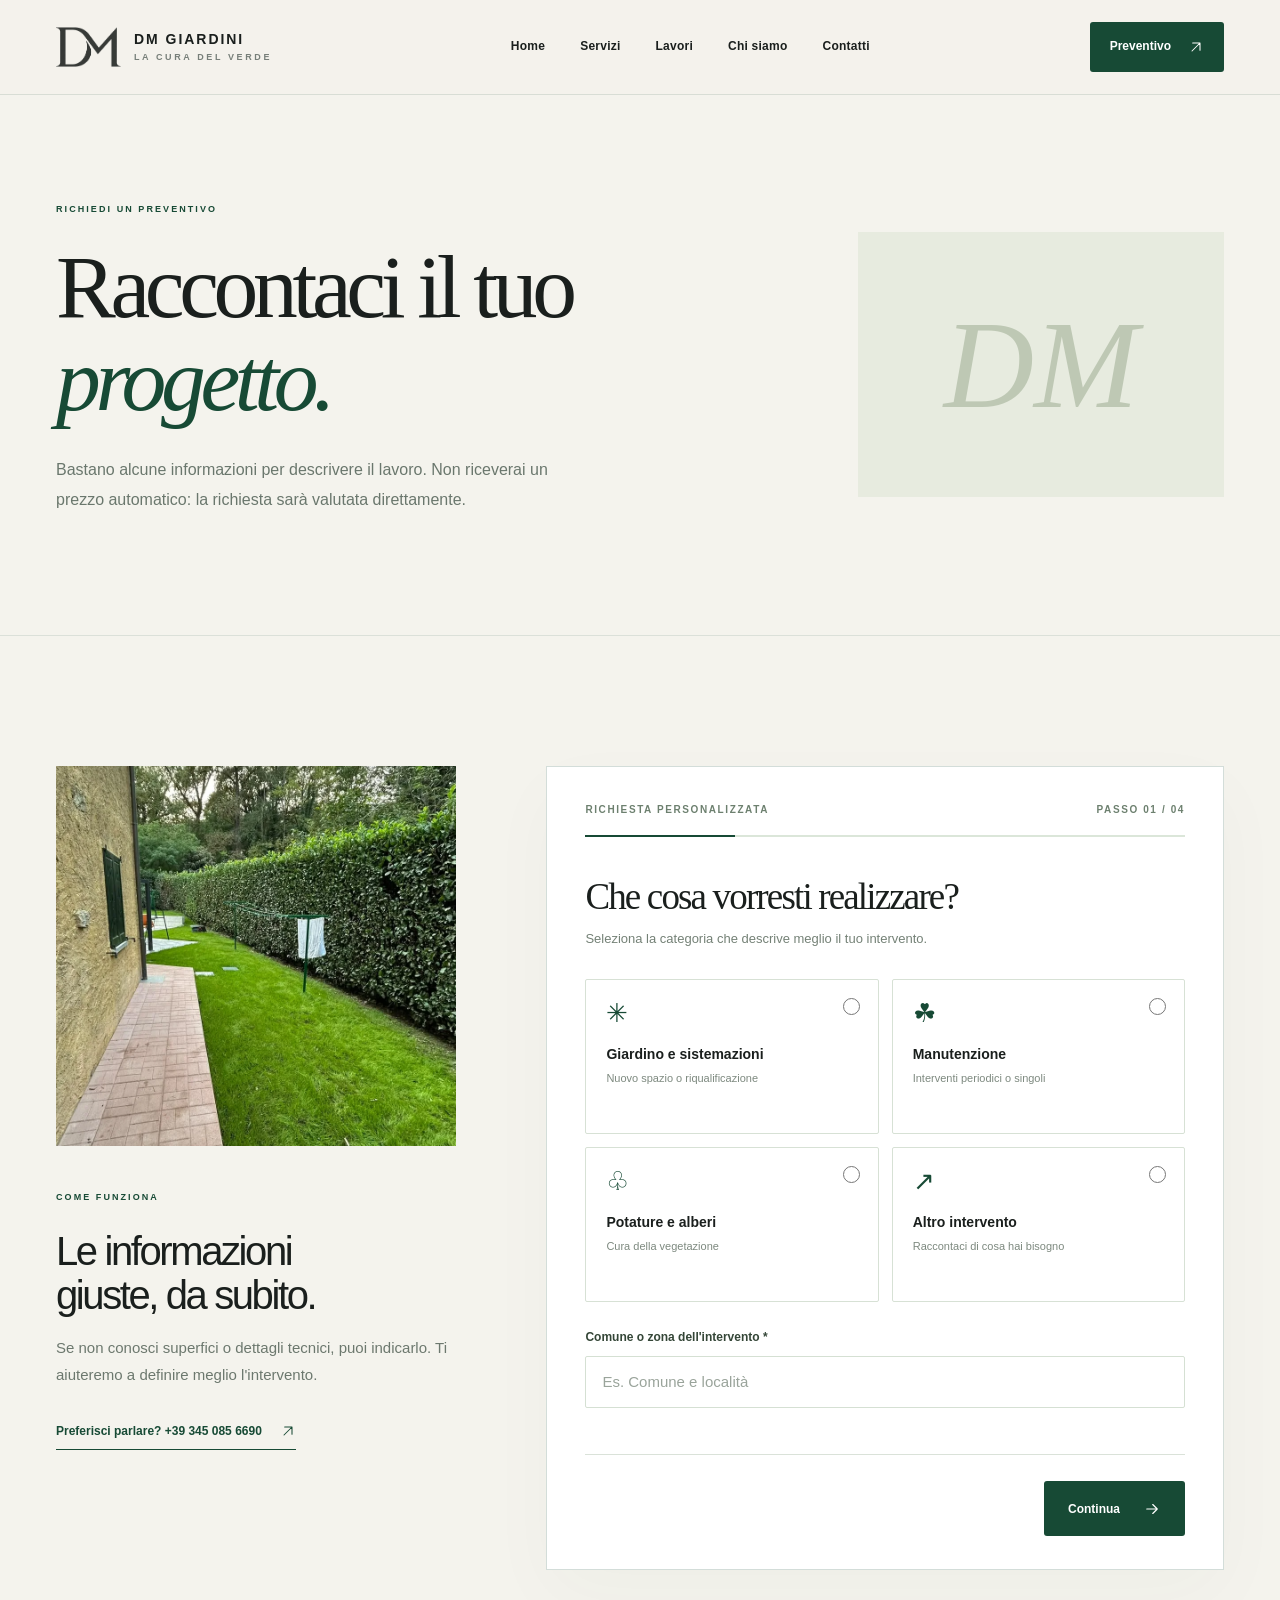
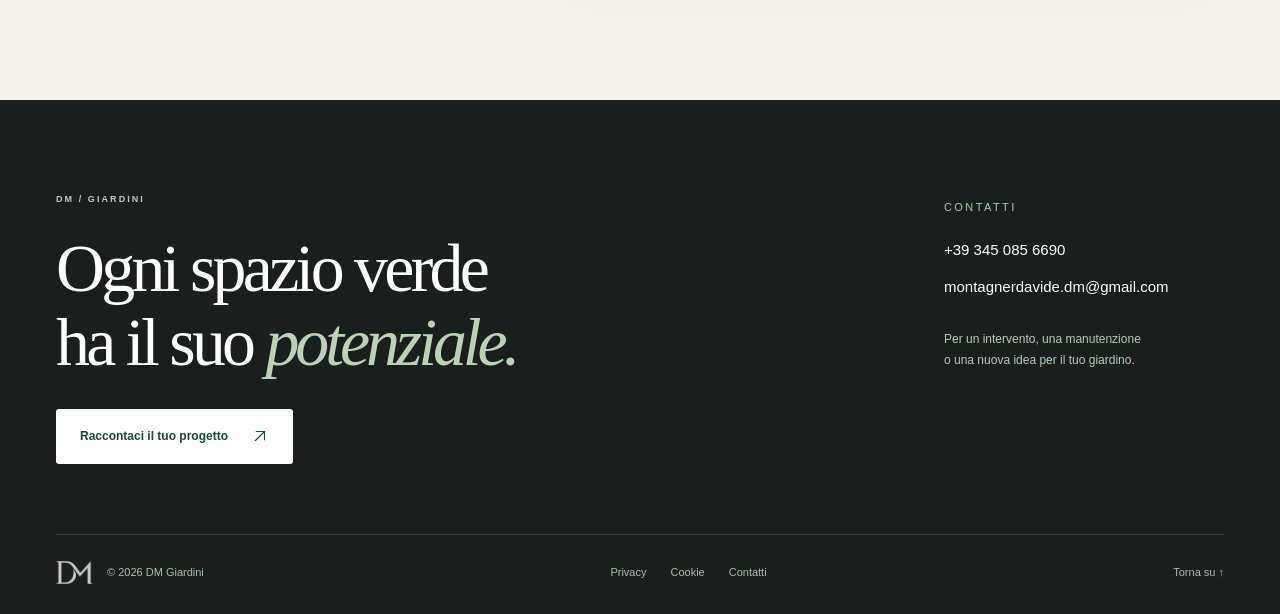
<file: preventivo.html>
<!doctype html>
<html lang="it"><head><meta charset="utf-8"><meta name="robots" content="noindex, nofollow"><meta name="viewport" content="width=device-width, initial-scale=1"><meta name="theme-color" content="#174A35"><meta name="color-scheme" content="light"><meta name="description" content="Richiedi un preventivo personalizzato per manutenzione, sistemazione giardini, potature e cura del verde. DM Giardini."><meta property="og:title" content="Richiedi un preventivo | DM Giardini"><meta property="og:description" content="Richiedi un preventivo personalizzato per manutenzione, sistemazione giardini, potature e cura del verde. DM Giardini."><meta property="og:type" content="website"><meta property="og:image" content="./foto-05.webp"><meta property="og:locale" content="it_IT"><title>Richiedi un preventivo | DM Giardini</title><link rel="icon" type="image/png" href="./favicon.png"><style>
:root{--ink:#1A1F1D;--forest:#174A35;--green:#75A95B;--ivory:#FAFAF7;--pale:#F2F6F0;--gray:#7D8580;--line:#DAE2D9;--radius:18px;--container:1312px;--ease:cubic-bezier(.22,.72,.19,1)}*{box-sizing:border-box}html{scroll-behavior:smooth}body{margin:0;background:#fff;color:var(--ink);font-family:Arial,Helvetica,sans-serif;-webkit-font-smoothing:antialiased;font-size:15px;line-height:1.6}a{color:inherit;text-decoration:none}button,input,textarea,select{font:inherit}button{cursor:pointer}img{display:block;max-width:100%}svg{vertical-align:middle}p{margin:0 0 1.2em}h1,h2,h3{margin:0;font-weight:500;line-height:1.1}em{font-family:Georgia,'Times New Roman',serif;font-weight:400;letter-spacing:-.06em}::selection{background:#b3d8a3;color:#142e21}:focus-visible{outline:3px solid var(--green);outline-offset:4px}.skip-link{position:absolute;left:12px;top:-80px;background:#fff;padding:12px 20px;z-index:1000}.skip-link:focus{top:8px}.container{width:min(calc(100% - 112px),var(--container));margin:auto}.site-header{position:relative;z-index:30;background:#fff;border-bottom:1px solid #e8ede7}.header-inner{height:88px;display:flex;align-items:center;justify-content:space-between;gap:25px}.brand{display:flex;align-items:center;gap:13px;min-width:235px}.brand img{width:59px;height:42px;object-fit:contain}.brand-copy{display:flex;flex-direction:column;line-height:1}.brand-copy strong{font-weight:750;letter-spacing:.14em;font-size:14px}.brand-copy small{font-size:9px;font-weight:700;letter-spacing:.29em;margin-top:7px;color:#777f79}.site-nav{display:flex;align-items:center;gap:35px}.site-nav>a:not(.nav-mobile-cta){font-size:12px;font-weight:650;letter-spacing:.02em;position:relative;padding-block:8px}.site-nav>a:not(.nav-mobile-cta):after{content:'';position:absolute;left:0;right:100%;height:1px;background:var(--forest);bottom:2px;transition:right .25s}.site-nav>a:hover:after,.site-nav>a[aria-current=page]:after{right:0}.header-actions{display:flex;align-items:center;gap:15px}.header-cta{background:var(--forest);color:white;display:flex;align-items:center;gap:17px;border-radius:100px;font-size:12px;font-weight:750;padding:13px 17px 13px 21px;white-space:nowrap;transition:transform .2s,background .2s}.header-cta:hover{background:#113526;transform:translateY(-2px)}.menu-toggle,.nav-mobile-cta{display:none}.eyebrow{display:inline-flex;align-items:center;gap:11px;text-transform:uppercase;letter-spacing:.24em;font-size:10px;font-weight:750;color:var(--forest);margin-bottom:25px}.eyebrow-dot:before{content:'';background:var(--green);width:7px;height:7px;border-radius:50%}.eyebrow-light{color:#B9D0BC}.pill{display:inline-flex;align-items:center;justify-content:center;gap:28px;border-radius:100px;min-height:54px;padding:14px 23px;font-size:12px;font-weight:700;line-height:1;transition:transform .22s,background .22s,border .22s;border:1px solid transparent;white-space:nowrap}.pill:hover{transform:translateY(-3px)}.pill-dark{background:var(--forest);color:white}.pill-dark:hover{background:#0e3526}.pill-light{color:var(--forest);background:#fff}.pill-outline-light{color:white;border-color:#8aaa91;background:transparent}.pill-outline-light:hover{background:#fff;color:var(--forest)}.text-link,.arrow-link{display:inline-flex;align-items:center;gap:18px;font-size:12px;font-weight:750;line-height:1.35}.text-link svg,.arrow-link svg{transition:transform .2s}.text-link:hover svg,.arrow-link:hover svg{transform:translate(3px,-2px)}.arrow-link{border-bottom:1px solid currentColor;padding-bottom:9px}.section-pad{padding-block:126px}.display-title{font-size:clamp(46px,6vw,88px);letter-spacing:-.075em;line-height:1.045}.display-title em{color:var(--forest)}.section-heading{display:flex;justify-content:space-between;align-items:end;gap:45px;margin-bottom:48px}.section-heading>div:last-child{max-width:320px}.section-heading>p{max-width:390px;color:#626d65;margin-bottom:0;line-height:1.85}.section-heading>div:last-child p{color:#68736c;line-height:1.9}.section-heading .arrow-link{margin-top:12px}
/* HERO */
.home-hero{background:var(--ivory);overflow:hidden}.hero-grid{display:grid;grid-template-columns:1fr 1.04fr;gap:min(5vw,74px);align-items:center;min-height:695px;padding-block:68px 62px}.hero-copy{padding-top:20px}.hero-copy h1{font-size:clamp(72px,7.4vw,115px);letter-spacing:-.087em;line-height:.98;margin:0 0 30px}.hero-copy h1 em{color:var(--forest)}.hero-copy>p{max-width:480px;font-size:16px;line-height:1.9;color:#657168}.hero-actions{display:flex;align-items:center;gap:29px;margin-top:30px}.hero-down{display:flex;align-items:center;gap:14px;font-size:10px;text-transform:uppercase;letter-spacing:.17em;font-weight:700;color:#859087;margin-top:88px}.line-down{width:1px;height:37px;background:#a5b6a7;display:inline-block}.hero-visual{min-width:0}.hero-model-shell{background:#E4EEE0;border-radius:160px 160px 18px 18px;position:relative;height:555px;overflow:hidden;box-shadow:inset 0 0 0 1px rgba(28,67,42,.04)}.model-topline,.model-bottomline{position:absolute;z-index:4;left:26px;right:26px;display:flex;align-items:center;justify-content:space-between}.model-topline{top:25px}.model-label{font-size:9px;letter-spacing:.19em;font-weight:750;color:#416d53}.model-dot{width:10px;height:10px;border-radius:50%;border:2px solid #5a8364;box-shadow:0 0 0 4px #d2e3d2}.garden-scene{position:absolute;inset:0}.garden-scene canvas{width:100%;height:100%;display:block;touch-action:pan-y;cursor:grab}.garden-scene canvas:active{cursor:grabbing}.garden-fallback{position:absolute;inset:0;z-index:1}.garden-fallback img{width:100%;height:100%;object-fit:cover;opacity:.5}.garden-fallback span{position:absolute;left:28px;bottom:125px;font-family:Georgia,serif;font-style:italic;font-size:30px;color:var(--forest)}.garden-scene.webgl-active .garden-fallback{display:none}.model-bottomline{bottom:25px;align-items:end}.model-bottomline strong{font-size:13px;display:block;line-height:1.3;color:#204b36}.model-subtitle{font-size:10px;color:#577662;display:block;margin-top:5px}.scene-controls{display:flex;gap:4px;position:relative;z-index:5}.scene-controls button{border:1px solid #a5bea8;background:rgba(242,249,237,.6);width:34px;height:34px;border-radius:100px;color:var(--forest);font-size:15px}.scene-controls button:hover{background:white}.hero-caption{display:flex;justify-content:space-between;align-items:center;margin-top:20px;color:#7b897d;font-size:10px;font-weight:700;letter-spacing:.18em;text-transform:uppercase}.ticker{background:var(--forest);color:#C9DFC6;overflow:hidden;white-space:nowrap;height:72px;display:flex;align-items:center}.ticker-track{width:100%;text-align:center;white-space:nowrap}.ticker-track span{font-size:11px;font-weight:700;letter-spacing:.26em}.ticker-track b{color:var(--green);margin:0 23px;font-size:18px;font-weight:400}
/* EDITORIAL */
.intro-section{background:#fff}.intro-grid{display:grid;grid-template-columns:1fr .7fr;gap:90px;align-items:end;margin-bottom:68px}.intro-right{padding-bottom:8px}.large-paragraph{font-size:clamp(18px,2.1vw,26px);line-height:1.6;letter-spacing:-.03em;color:#4f5d54}.intro-right .arrow-link{margin-top:15px}.intro-photo-grid{display:grid;grid-template-columns:1.65fr .8fr;gap:22px;align-items:end}.intro-photo-main{height:530px;position:relative;overflow:hidden}.intro-photo-side{height:360px;overflow:hidden}.intro-photo-grid img,.featured-works img,.approach-image img{width:100%;height:100%;object-fit:cover;transition:transform .7s var(--ease)}.intro-photo-grid>div:hover img,.featured-works figure:hover img{transform:scale(1.04)}.intro-photo-main img{object-position:center 59%}.photo-corner{position:absolute;bottom:22px;left:23px;background:#fff;font-size:9px;font-weight:800;letter-spacing:.21em;padding:10px 13px;color:var(--forest)}.services-section{background:var(--pale)}.services-grid{display:grid;grid-template-columns:repeat(3,minmax(0,1fr));gap:22px}.service-card{background:white;overflow:hidden;border:1px solid #e6ece5}.service-card-image{height:275px;position:relative;overflow:hidden}.service-card-image img{width:100%;height:100%;object-fit:cover;transition:transform .6s}.service-card:hover .service-card-image img{transform:scale(1.045)}.service-number{position:absolute;top:18px;left:19px;width:38px;height:38px;border-radius:50%;background:white;display:grid;place-items:center;font-size:11px;font-weight:750}.service-card-copy{padding:29px 27px 32px}.service-card h3{font-size:25px;letter-spacing:-.04em;line-height:1.2;margin-bottom:12px}.service-card p{color:#657168;line-height:1.8;min-height:82px;font-size:13px}.service-card .arrow-link{margin-top:9px;color:var(--forest)}.featured-works{background:var(--forest);color:#fff}.featured-works .display-title em{color:#b7d4ae}.light-head{align-items:end}.feature-grid{display:grid;grid-template-columns:1.45fr .8fr;gap:24px}.feature-grid figure{margin:0;overflow:hidden;position:relative}.featured-main{height:525px}.featured-side{height:405px;margin-top:120px!important}.feature-grid img{filter:saturate(.88)}.feature-grid figcaption{position:absolute;left:22px;right:22px;bottom:22px;display:flex;justify-content:space-between;align-items:center;padding:12px 14px;background:rgba(255,255,255,.96);font-size:12px;color:#253c2c;font-weight:700}.feature-grid figcaption span{font-weight:500;color:#6d8170}.beforeafter-section{background:#fff}.comparison-grid{display:grid;grid-template-columns:repeat(3,minmax(0,1fr));gap:20px}.comparison-card{min-width:0}.comparison{position:relative;aspect-ratio:1.05;background:#e7ece3;overflow:hidden;--position:50%}.comparison>img{position:absolute;inset:0;width:100%;height:100%;object-fit:cover;object-position:center}.comparison-after{clip-path:inset(0 calc(100% - var(--position)) 0 0)}.comparison-label{position:absolute;top:14px;z-index:2;background:rgba(255,255,255,.92);color:#27352a;font-size:10px;text-transform:uppercase;letter-spacing:.14em;padding:7px 10px;font-weight:800}.before-label{left:14px}.after-label{right:14px}.comparison-line{position:absolute;z-index:3;pointer-events:none;top:0;bottom:0;width:2px;background:white;left:var(--position);transform:translateX(-50%);display:flex;align-items:center;justify-content:center}.comparison-line span{width:38px;height:38px;flex:none;display:grid;place-items:center;border-radius:50%;background:white;color:var(--forest);font-size:18px;box-shadow:0 4px 12px #0002}.comparison input{position:absolute;inset:0;z-index:4;opacity:0;width:100%;height:100%;margin:0;cursor:ew-resize}.comparison input:focus-visible{opacity:.14;background:var(--green)}.comparison-meta{display:flex;justify-content:space-between;align-items:center;gap:8px;margin-top:18px}.comparison-meta strong{font-size:15px}.comparison-meta span{font-size:10px;color:#89918a}.after-link{margin-top:34px;color:var(--forest)}.approach-section{background:var(--pale)}.approach-grid{display:grid;grid-template-columns:.9fr 1fr;gap:clamp(50px,8vw,140px);align-items:center}.approach-image{height:640px;position:relative;overflow:hidden}.approach-image img{object-position:center}.vertical-label{position:absolute;left:22px;bottom:22px;background:white;padding:10px 15px;font-size:10px;letter-spacing:.2em;font-weight:750}.approach-copy>p{max-width:550px;font-size:16px;line-height:1.9;color:#697369;margin-top:26px}.steps{border-top:1px solid #cad6c9;margin-top:42px}.steps>div{display:grid;grid-template-columns:40px 135px 1fr;gap:11px;align-items:start;padding:22px 0;border-bottom:1px solid #cad6c9}.steps span{font-size:11px;font-weight:800;color:var(--green)}.steps strong{font-size:16px}.steps p{font-size:12px;color:#68776c;margin:0;line-height:1.7}.cta-block{background:#173E2F;color:white;padding-block:94px}.cta-grid{display:grid;grid-template-columns:1.3fr .65fr;gap:100px;align-items:center}.cta-grid h2{font-size:clamp(40px,5vw,72px);letter-spacing:-.06em;line-height:1.13}.cta-grid em{color:#bdd2b9}.cta-grid p{color:#d0ddd0;line-height:1.9;margin-bottom:26px}
/* OTHER PAGES */
.page-head{background:var(--ivory);padding:84px 0 86px;overflow:hidden}.page-head-grid{display:grid;grid-template-columns:1.4fr .7fr;gap:70px;align-items:center}.page-head h1{font-size:clamp(63px,7vw,104px);letter-spacing:-.079em;line-height:1.03;margin-bottom:29px}.page-head h1 em{color:var(--forest)}.lead{font-size:17px;line-height:1.9;color:#6a776d;max-width:640px}.page-head-media{width:100%;height:295px;border-radius:200px 200px 6px 6px;overflow:hidden}.page-head-media img{width:100%;height:100%;object-fit:cover}.page-head-mark{height:265px;border-radius:50%;background:#e7eee5;display:grid;place-items:center;font-family:Georgia,serif;font-size:125px;color:#d0ded0}.services-page-grid{margin-bottom:28px}.service-detail-grid{display:grid;grid-template-columns:1fr 1fr;gap:22px}.detail-card{background:var(--pale);padding:31px 31px 0;overflow:hidden}.detail-card>span{color:var(--forest);letter-spacing:.19em;font-size:10px;font-weight:750}.detail-card h2{font-size:30px;letter-spacing:-.04em;margin:20px 0 12px}.detail-card p{color:#607064;max-width:450px}.detail-card img{width:100%;height:260px;object-fit:cover;margin-top:25px}.note-box{display:flex;align-items:center;gap:22px;border-top:1px solid var(--line);margin-top:58px;padding-top:25px}.note-box strong{font-size:19px;white-space:nowrap}.note-box p{margin:0;max-width:530px;color:#667369;font-size:13px}.note-box a{white-space:nowrap;margin-left:auto}.gallery-header{display:flex;justify-content:space-between;align-items:center;gap:30px;margin-bottom:30px}.section-subtitle{font-size:32px;letter-spacing:-.04em}.filters{display:flex;gap:7px;flex-wrap:wrap}.filter{border:1px solid #d9e4d6;background:white;border-radius:100px;padding:10px 18px;font-size:11px;color:#4a5d4e;font-weight:750}.filter:hover,.filter.active{background:var(--forest);color:white;border-color:var(--forest)}.portfolio-grid{display:grid;grid-template-columns:repeat(4,minmax(0,1fr));gap:28px 17px}.portfolio-card[hidden]{display:none}.portfolio-open{width:100%;height:310px;position:relative;display:block;padding:0;border:0;overflow:hidden;background:var(--pale)}.portfolio-open img{width:100%;height:100%;object-fit:cover;transition:transform .55s var(--ease)}.portfolio-open:hover img{transform:scale(1.05)}.portfolio-zoom{position:absolute;right:14px;bottom:14px;width:42px;height:42px;border-radius:50%;display:grid;place-items:center;background:#fff;color:var(--forest)}.portfolio-caption{padding-top:14px}.portfolio-caption h3{font-size:15px;font-weight:700}.portfolio-caption span{font-size:11px;color:#819082}.lightbox{position:fixed;margin:auto;border:0;padding:18px;background:var(--ink);color:white;max-width:min(95vw,1100px);max-height:95vh}.lightbox::backdrop{background:#0c170de6}.lightbox img{max-height:75vh;max-width:85vw;object-fit:contain;margin:auto}.lightbox-toolbar{display:flex;justify-content:space-between;align-items:center;margin-bottom:12px;font-size:10px;letter-spacing:.15em}.lightbox-close{background:transparent;border:1px solid #6c796b;color:white;width:38px;height:38px;border-radius:50%;font-size:25px}.lightbox p{font-size:11px;color:#b9c8ba;margin-top:12px;margin-bottom:0}.media-section{background:var(--pale)}.media-grid{display:grid;grid-template-columns:1fr 1fr;gap:90px;align-items:center}.media-grid p{color:#647166;max-width:390px;margin-top:25px;line-height:1.8}.video-shell{background:#d8e4d5;padding:13px}.video-shell video{width:100%;max-height:500px;display:block;background:#111;object-fit:cover}.video-shell>span{font-size:11px;color:#536553;display:block;padding:10px 0 3px}.about-grid{display:grid;grid-template-columns:1fr 1fr;gap:120px;margin-bottom:75px}.about-grid>div:last-child p:not(.large-paragraph){color:#607064;max-width:500px;line-height:1.9}.about-grid a{margin-top:20px}.two-photo-grid{display:grid;grid-template-columns:1fr 1.4fr;gap:22px}.two-photo-grid img{width:100%;height:500px;object-fit:cover}.contact-grid{display:grid;grid-template-columns:1fr 1fr;gap:22px}.contact-panel{display:block;background:var(--pale);padding:40px 36px;position:relative;min-height:255px;transition:background .25s}.contact-panel:hover{background:#e5eee2}.contact-panel>span{font-size:10px;color:var(--forest);font-weight:750;letter-spacing:.2em}.contact-panel h2{font-size:clamp(24px,2.8vw,41px);letter-spacing:-.055em;margin-top:55px;overflow-wrap:anywhere}.contact-panel h2.mail-heading{font-size:clamp(19px,2.2vw,33px)}.contact-panel p{color:#607064;font-size:13px;margin-top:8px}.contact-panel>svg{position:absolute;right:36px;top:37px}.contact-bottom{display:grid;grid-template-columns:1fr 1fr;gap:80px;align-items:end;padding-top:115px}.contact-bottom p{color:#6b786d;line-height:1.8;max-width:450px}.legal-copy{max-width:900px;margin:auto;font-size:15px;color:#4b584f}.legal-copy h2{font-size:25px;letter-spacing:-.04em;margin:40px 0 14px}.legal-copy p{line-height:1.9}.legal-copy a{text-decoration:underline}.legal-alert{background:#eff4ec;border-left:4px solid var(--forest);padding:25px 29px}.legal-alert strong{color:var(--forest);font-size:16px}.legal-alert p{margin:8px 0 0}.legal-date{border-top:1px solid var(--line);padding-top:18px;margin-top:50px;font-size:12px}
/* QUOTE WIZARD */
.quote-section{background:#fff}.quote-layout{display:grid;grid-template-columns:.65fr 1.1fr;gap:90px;align-items:start}.quote-side-photo{height:380px;margin-bottom:37px;overflow:hidden}.quote-side-photo img{width:100%;height:100%;object-fit:cover}.quote-aside h2{font-size:40px;letter-spacing:-.06em;margin-bottom:17px}.quote-aside p{color:#6c786e;line-height:1.8}.quote-aside .arrow-link{margin-top:17px;color:var(--forest)}.quote-wizard{border:1px solid var(--line);padding:35px 38px 33px;background:#FAFBF8}.wizard-head{display:flex;justify-content:space-between;gap:15px;color:#6d806f;font-size:10px;font-weight:800;letter-spacing:.16em}.progress-track{height:3px;background:#dbe6d9;margin:17px 0 38px}.progress-track span{display:block;height:100%;width:25%;background:var(--forest);transition:width .3s}.wizard-step{border:0;padding:0;margin:0;min-width:0}.wizard-step[hidden]{display:none}.wizard-step legend{padding:0;font-size:32px;letter-spacing:-.05em;line-height:1.2;font-weight:600;margin-bottom:9px}.field-hint{color:#748176;font-size:13px;margin-bottom:28px;line-height:1.75}.choice-grid{display:grid;grid-template-columns:1fr 1fr;gap:13px;margin-bottom:26px}.choice-card{position:relative;background:#fff;border:1px solid #d7e1d5;min-height:155px;padding:20px;display:flex;flex-direction:column;align-items:start;cursor:pointer;transition:all .2s}.choice-card:hover{border-color:#80a884;transform:translateY(-2px)}.choice-card:has(input:checked){border-color:var(--forest);background:#edf5eb;box-shadow:inset 0 0 0 1px var(--forest)}.choice-card input{position:absolute;right:15px;top:15px;accent-color:var(--forest);width:17px;height:17px}.choice-card .choice-icon{font-size:26px;color:var(--forest);line-height:1;margin-bottom:20px}.choice-card strong{font-size:14px;line-height:1.25}.choice-card small{font-size:11px;color:#7d897f;margin-top:6px}.field,.conditional-fields{display:block}.field{margin-bottom:20px}.field>span{font-size:12px;font-weight:700;color:#344637;display:block;margin-bottom:9px}.field input:not([type=checkbox]),.field select,.field textarea{display:block;border:1px solid #d5e0d3;background:white;color:var(--ink);border-radius:0;padding:13px 16px;width:100%;outline:none;min-height:50px}.field textarea{resize:vertical;min-height:155px;line-height:1.6}.field input:focus,.field textarea:focus,.field select:focus{border-color:var(--forest);box-shadow:0 0 0 2px #a9caa57a}.field input::placeholder,.field textarea::placeholder{color:#9aa49b}.form-cols{display:grid;grid-template-columns:1fr 1fr;gap:14px}.conditional-fields[hidden]{display:none}.check-line{display:flex;align-items:flex-start;gap:11px;font-size:12px;color:#4f5e53;line-height:1.75;margin-top:12px}.check-line input{width:17px;height:17px;margin-top:4px;flex:none;accent-color:var(--forest)}.check-line a{text-decoration:underline}.form-footer{border-top:1px solid var(--line);margin-top:26px;padding-top:26px;display:flex;justify-content:space-between;align-items:center;gap:20px}.wizard-back{background:transparent;border:0;padding:10px;color:#516b58;font-size:13px;font-weight:750}.wizard-back[hidden],.form-footer button[hidden]{display:none}.form-footer .pill{margin-left:auto}.summary-note{display:flex;gap:14px;background:#edf5ed;padding:15px 17px;color:#46624c}.summary-note span{width:22px;height:22px;border:1px solid #89aa87;border-radius:50%;display:grid;place-items:center;flex:none;font-size:12px;font-weight:700}.summary-note p{font-size:12px;line-height:1.6;margin:0}.send-feedback{font-size:13px;line-height:1.6;margin-top:14px}.send-feedback:not(:empty){padding:15px;background:#e9f1e6;border-left:3px solid var(--forest)}.send-feedback[data-error=true]{background:#fff0e8;border-color:#8e4c32}.mailto-fallback{font-size:11px;color:#4d6754;margin-top:18px;text-decoration:underline}.honeypot{position:absolute;left:-10000px;opacity:0}.not-found{min-height:100vh;display:flex;flex-direction:column;align-items:center;justify-content:center;text-align:center;gap:20px;background:var(--ivory);padding:24px}.not-found img{width:110px}.not-found h1{font-size:60px;letter-spacing:-.06em}.not-found p{color:#7d8a80}
/* FOOTER */
.site-footer{background:#10291e;color:white;padding:85px 0 26px}.footer-top{display:flex;justify-content:space-between;gap:70px;padding-bottom:90px}.footer-top h2{font-size:clamp(44px,5.3vw,75px);letter-spacing:-.06em;margin-bottom:28px}.footer-top h2 em{color:#bcd2b4}.footer-info{padding-top:16px;min-width:280px}.footer-info h3{font-size:11px;text-transform:uppercase;letter-spacing:.22em;color:#a9c9aa;margin-bottom:25px}.footer-info>a{display:block;font-size:15px;font-weight:700;margin-bottom:13px}.footer-info p{font-size:12px;color:#b6cbb8;margin-top:30px;line-height:1.7}.footer-bottom{border-top:1px solid #456352;display:flex;justify-content:space-between;align-items:center;gap:20px;padding-top:22px;color:#a9bfad;font-size:11px}.footer-brand{display:flex;align-items:center;gap:14px}.footer-brand img{width:37px;height:31px;object-fit:contain;filter:invert(1)}.footer-bottom>div:nth-child(2){display:flex;gap:24px}.footer-bottom a:hover{text-decoration:underline}
/* REVEAL */
.reveal{transition:opacity .8s var(--ease),transform .8s var(--ease)}.js-ready .reveal:not(.is-visible){opacity:0;transform:translateY(23px)}
@media (max-width:1150px){.container{width:min(calc(100% - 72px),var(--container))}.site-nav{gap:21px}.brand{min-width:195px}.header-cta{padding:12px 14px}.hero-copy h1{font-size:clamp(65px,7vw,92px)}.hero-model-shell{height:505px}.hero-grid{gap:36px}.steps>div{grid-template-columns:30px 110px 1fr}.portfolio-grid{grid-template-columns:repeat(3,1fr)}.quote-layout{gap:45px}.quote-wizard{padding:28px}.section-pad{padding-block:105px}}
@media (max-width:850px){.container{width:min(calc(100% - 42px),var(--container))}.site-header{position:sticky;top:0}.header-inner{height:75px}.site-nav{display:none;position:absolute;left:0;right:0;top:75px;background:#fff;padding:24px;box-shadow:0 18px 22px #10291e17;flex-direction:column;align-items:stretch;gap:12px}.site-nav.is-open{display:flex}.site-nav>a{font-size:16px!important;padding:10px!important}.header-cta{display:none}.menu-toggle{display:grid;place-items:center;border:1px solid #d2ded3;background:#fff;border-radius:50%;width:43px;height:43px}.nav-mobile-cta{display:flex;justify-content:space-between;margin-top:6px;background:var(--forest);color:#fff;border-radius:100px;font-weight:700;padding:15px 20px!important}.hero-grid{grid-template-columns:1fr;padding-top:65px;gap:35px}.hero-copy h1{font-size:clamp(70px,11vw,105px)}.hero-copy>p{max-width:600px}.hero-down{margin-top:34px}.hero-model-shell{height:510px;border-radius:160px 160px 18px 18px}.intro-grid,.approach-grid,.about-grid,.contact-bottom,.media-grid{grid-template-columns:1fr;gap:35px}.intro-photo-main{height:430px}.intro-photo-side{height:290px}.services-grid{grid-template-columns:repeat(2,1fr)}.services-grid>.service-card:last-child{grid-column:span 2;display:grid;grid-template-columns:1fr 1fr}.services-grid>.service-card:last-child .service-card-image{height:100%;min-height:310px}.services-grid>.service-card:last-child .service-card-copy{align-self:center}.feature-grid{grid-template-columns:1fr 1fr}.featured-main{height:430px}.featured-side{height:340px;margin-top:90px!important}.comparison-grid{grid-template-columns:1fr 1fr}.comparison-card:last-child{grid-column:span 2;max-width:480px}.cta-grid{gap:50px}.approach-image{height:470px}.quote-layout{grid-template-columns:1fr}.quote-aside{display:grid;grid-template-columns:190px 1fr;column-gap:30px;align-items:center}.quote-side-photo{grid-row:span 4;height:240px;margin:0}.quote-aside h2{font-size:30px}.quote-aside .eyebrow{margin-bottom:0}.page-head-grid{grid-template-columns:1.3fr .7fr;gap:30px}.page-head h1{font-size:clamp(60px,8vw,85px)}.portfolio-grid{grid-template-columns:repeat(2,1fr)}.section-pad{padding-block:88px}.footer-top{gap:45px}}
@media (max-width:590px){.container{width:min(calc(100% - 34px),var(--container))}.brand{gap:8px;min-width:0}.brand img{width:47px;height:35px}.brand-copy strong{font-size:12px}.brand-copy small{font-size:8px;letter-spacing:.17em}.hero-grid{padding-block:48px 35px;gap:45px}.hero-copy .eyebrow{font-size:9px}.hero-copy h1{font-size:clamp(60px,15vw,83px);margin-bottom:22px}.hero-copy>p{font-size:14px;line-height:1.75}.hero-actions{gap:17px;flex-wrap:wrap}.pill{min-height:50px;padding:13px 18px;gap:13px}.hero-down{margin-top:36px}.hero-model-shell{height:420px;border-radius:110px 110px 16px 16px}.model-topline,.model-bottomline{left:17px;right:17px}.model-topline{top:16px}.model-bottomline{bottom:15px}.model-bottomline strong{font-size:11px}.model-subtitle{font-size:9px}.model-label{font-size:8px}.hero-caption{font-size:9px}.ticker{height:59px}.ticker-track{text-align:left;transform:translateX(-6%)}.ticker-track span{font-size:9px;letter-spacing:.17em}.ticker-track b{margin:0 13px}.section-pad{padding-block:74px}.eyebrow{margin-bottom:16px}.display-title{font-size:clamp(49px,10.5vw,65px)}.intro-grid{gap:20px;margin-bottom:34px}.large-paragraph{font-size:19px}.intro-photo-grid{grid-template-columns:1fr .58fr;gap:9px;align-items:end}.intro-photo-main{height:325px}.intro-photo-side{height:230px}.photo-corner{font-size:7px;left:11px;bottom:11px;padding:8px}.section-heading{align-items:start;gap:22px;flex-direction:column;margin-bottom:30px}.section-heading>div:last-child{max-width:none}.services-grid{grid-template-columns:1fr;gap:16px}.services-grid>.service-card:last-child{grid-column:auto;display:block}.services-grid>.service-card:last-child .service-card-image,.service-card-image{height:245px;min-height:0}.service-card-copy{padding:22px}.service-card p{min-height:0}.feature-grid{grid-template-columns:1fr;gap:20px}.featured-main{height:400px}.featured-side{height:260px;margin:0!important}.comparison-grid{grid-template-columns:1fr;gap:28px}.comparison-card:last-child{grid-column:auto;max-width:none}.comparison{aspect-ratio:1.18}.comparison-meta span{font-size:9px}.approach-image{height:365px}.steps>div{grid-template-columns:27px 95px 1fr;gap:8px}.steps p{font-size:11px}.cta-block{padding-block:72px}.cta-grid{grid-template-columns:1fr;gap:27px}.cta-grid h2{font-size:47px}.page-head{padding:57px 0}.page-head-grid{grid-template-columns:1fr;gap:30px}.page-head h1{font-size:clamp(59px,13vw,76px)}.page-head-media{height:190px;border-radius:120px 120px 6px 6px}.page-head-mark{display:none}.lead{font-size:14px}.service-detail-grid,.two-photo-grid,.contact-grid{grid-template-columns:1fr}.two-photo-grid img{height:330px}.note-box{display:block}.note-box p{margin:11px 0}.note-box a{margin:14px 0 0}.gallery-header{align-items:start;flex-direction:column}.portfolio-grid{grid-template-columns:1fr 1fr;gap:23px 13px}.portfolio-open{height:235px}.portfolio-caption h3{font-size:13px}.portfolio-caption span{font-size:10px}.filters{gap:6px}.filter{padding:8px 11px;font-size:10px}.media-grid{gap:32px}.contact-panel{min-height:215px;padding:27px}.contact-panel h2{margin-top:58px;font-size:31px}.contact-panel .mail-heading{font-size:21px}.contact-bottom{padding-top:68px}.quote-layout{gap:40px}.quote-aside{display:block}.quote-side-photo{height:220px;margin-bottom:20px}.quote-aside h2{font-size:31px}.quote-wizard{padding:20px 17px}.wizard-head{font-size:9px}.wizard-step legend{font-size:28px}.choice-grid{gap:9px}.choice-card{min-height:145px;padding:15px 13px}.choice-card strong{font-size:12px}.choice-card small{font-size:10px}.choice-card .choice-icon{font-size:23px}.form-cols{grid-template-columns:1fr;gap:0}.check-line{font-size:11px}.footer-top{display:block;padding-bottom:58px}.footer-info{padding-top:55px}.footer-bottom{flex-wrap:wrap}.footer-bottom>div:nth-child(2){width:100%;order:3;gap:20px}.legal-copy{font-size:14px}.not-found h1{font-size:42px}}
@media (max-width:390px){.hero-copy h1{font-size:59px}.hero-model-shell{height:365px}.model-bottomline{display:block}.scene-controls{position:absolute;right:0;bottom:0}.portfolio-grid{grid-template-columns:1fr}.portfolio-open{height:300px}.choice-grid{grid-template-columns:1fr}.choice-card{min-height:105px;padding-left:60px}.choice-icon{position:absolute;left:16px;top:27px}.choice-card strong{margin-top:20px}.choice-card input{top:20px}.footer-top h2{font-size:42px}}
@media (prefers-reduced-motion:reduce){*,*::before,*::after{animation-duration:.01ms!important;scroll-behavior:auto!important;transition-duration:.01ms!important}.js-ready .reveal{opacity:1!important;transform:none!important}}

/* Preview: copy text fallback when no configured mail client is available. */
.quote-copy { border: 1px solid #b5c7b6; background: transparent; color: #174a35; border-radius: 999px; font: inherit; padding: .65rem 1.1rem; margin: .55rem 0 0; cursor: pointer; }
.quote-copy:hover, .quote-copy:focus-visible { background: #eaf4e8; outline-offset: 3px; }

</style><style>
/* DM Giardini / Edizione architettonica */
:root{--ivory:#f4f3ed;--pale:#eef0e8;--container:1440px;--ease:cubic-bezier(.2,.75,.2,1)}
body{background:var(--ivory)}
.container{width:min(calc(100% - 112px),var(--container))}
.site-header{background:#f4f3edf5;border-bottom:1px solid #174a3520}
.header-inner{height:94px}.brand img{width:65px;height:47px}.header-cta{border-radius:3px;padding:15px 20px}
.home-hero{position:relative;background:var(--ivory)}
.hero-grid{grid-template-columns:.84fr 1.16fr;gap:20px;min-height:760px;padding:62px 0 40px;align-items:center}
.hero-copy{position:relative;z-index:2;padding:0 0 30px}
.hero-copy h1{font-family:Georgia,'Times New Roman',serif;font-size:clamp(70px,7.2vw,118px);font-weight:400;letter-spacing:-.065em;line-height:1.0;margin-bottom:28px}
.hero-copy h1 em{color:var(--forest);letter-spacing:-.07em}
.hero-copy>p{font-size:15px;line-height:1.9;max-width:385px;color:#647063}
.hero-actions{gap:24px;flex-wrap:wrap}.pill{border-radius:3px;min-height:55px;font-weight:600;gap:23px}.pill svg{transition:transform .3s}.pill:hover svg{transform:translate(3px,-3px)}
.hero-down{margin-top:55px;font-size:9px;letter-spacing:.18em}
.hero-visual{position:relative}.hero-model-shell{height:555px;overflow:hidden;border-radius:0;background:radial-gradient(ellipse at 50% 35%,#f6f6ed 10%,#e3e8d9 80%);box-shadow:none;border:1px solid #174a351c}
.hero-model-shell:before,.hero-model-shell:after{content:'+';position:absolute;z-index:4;color:#174a3570;pointer-events:none;font-size:18px;line-height:1;right:14px;top:13px}
.hero-model-shell:after{top:auto;right:auto;left:14px;bottom:13px}
.model-topline{top:24px;left:24px;right:28px}.model-label{font-size:8px;letter-spacing:.2em}.model-dot{display:none}
.model-bottomline{left:26px;right:24px;bottom:26px}.model-bottomline strong{font-family:Georgia,serif;font-size:19px;font-weight:400}.model-subtitle{font-size:9px;color:#4f6456;margin-top:8px}
.scene-controls{gap:6px}.scene-controls button{border-color:#174a3533;background:#f5f5ecba;width:34px;height:34px}
.garden-scene{inset:20px 0 38px}.garden-fallback img{opacity:1}.garden-fallback span{display:none}.garden-scene:not(.webgl-active){inset:60px 20px 100px}
.garden-timeline{padding:19px 0 0}.garden-timeline>div{display:flex;align-items:center;justify-content:space-between;gap:10px}.garden-timeline label{font-size:8px;letter-spacing:.16em;font-weight:700}
.garden-timeline button,.hero-caption button{border:0;padding:3px 0;background:transparent;color:var(--forest);font-size:10px;text-decoration:underline;text-underline-offset:4px}
.garden-timeline input{display:block;appearance:none;-webkit-appearance:none;width:100%;height:2px;background:#b7c5ac;accent-color:var(--forest);margin:18px 0;cursor:ew-resize}
.garden-timeline input::-webkit-slider-thumb{appearance:none;width:12px;height:12px;background:var(--forest);border:3px solid var(--ivory);box-shadow:0 0 0 1px var(--forest);border-radius:50%}
.garden-timeline input::-moz-range-thumb{width:10px;height:10px;background:var(--forest);border:2px solid white;border-radius:50%}
.timeline-labels{font-size:9px;color:#6c796d}.hero-caption{margin-top:17px;padding-top:15px;border-top:1px solid #174a3520;font-size:8px;letter-spacing:.08em}.hero-caption button{font-size:9px;letter-spacing:0}
button:disabled,input:disabled{opacity:.4;cursor:default}
.ticker{height:57px;background:#1a1f1d;color:#d2d8c7}.ticker-track span{font-size:9px;letter-spacing:.24em}
.section-pad{padding-block:130px}.eyebrow{font-size:9px;letter-spacing:.23em;font-weight:600}
.display-title{font-family:Georgia,'Times New Roman',serif;font-size:clamp(51px,6vw,90px);font-weight:400;letter-spacing:-.058em;line-height:1.08}
.intro-section,.beforeafter-section{background:var(--ivory)}.intro-grid{grid-template-columns:1fr .72fr;gap:100px;margin-bottom:70px}.large-paragraph{font-size:23px;line-height:1.65;letter-spacing:-.035em}
.intro-photo-main{height:590px}.intro-photo-side{height:400px}.intro-photo-grid{gap:28px;grid-template-columns:1.65fr .7fr}.intro-photo-side{transform:translateY(40px)}
.services-section{background:#e7ebdf}.services-grid{gap:26px}.service-card{border:0;background:transparent;transition:transform .6s var(--ease),box-shadow .6s var(--ease)}.service-card-image{height:320px}.service-number{border-radius:2px;font-size:10px;width:34px;height:34px}.service-card-copy{padding:26px 0 0}.service-card h3{font-family:Georgia,serif;font-size:28px;font-weight:400}.service-card p{max-width:345px;font-size:13px}.service-card:hover{transform:translateY(-7px)}
.featured-works{background:#1a1f1d}.featured-works .display-title em{color:#b0c69b}.feature-grid{gap:45px}.featured-main{height:580px}.featured-side{height:430px;margin-top:150px!important}.feature-grid figcaption{background:transparent;color:white;left:0;right:0;bottom:0;padding:45px 22px 20px;background:linear-gradient(transparent,#0009);font-weight:400}.feature-grid figcaption span{color:#ddd}
.comparison{aspect-ratio:.95;border-radius:2px}.comparison-line span{width:48px;height:48px;box-shadow:0 2px 20px #0003}.comparison-label{font-size:8px;border-radius:2px;backdrop-filter:blur(8px)}.before-label{left:auto;right:14px}.after-label{right:auto;left:14px}.comparison:focus-within{outline:3px solid var(--forest);outline-offset:5px}.comparison-meta{align-items:start}.comparison-meta strong{font-size:13px;font-weight:500}.comparison-meta span{max-width:80px;text-align:right;line-height:1.5}.comparison-grid{gap:26px}
.approach-section{background:#e7ebdf}.approach-image{height:700px}.steps>div{padding-block:27px}.steps strong{font-family:Georgia,serif;font-weight:400;font-size:21px}
.cta-block{background:#174a35;padding-block:105px}.cta-grid h2,.footer-top h2{font-family:Georgia,serif;letter-spacing:-.055em;font-weight:400}.site-footer{background:#1a1f1d}.footer-top{padding-bottom:70px}.footer-info>a{font-weight:400}.footer-bottom{border-color:#ffffff26}
.page-head{background:var(--ivory);border-bottom:1px solid #174a351c;padding-block:100px}.page-head h1{font-family:Georgia,serif;font-weight:400;letter-spacing:-.06em}.page-head-media{height:350px;border-radius:0}.page-head-mark{border-radius:0;color:#bec8b4;background:#e7ebdf;font-style:italic}.lead{font-size:16px;max-width:540px}
.detail-card{background:#e7ebdf}.detail-card h2{font-family:Georgia,serif;font-size:37px;font-weight:400}.contact-panel{background:#e7ebdf}.quote-section{background:var(--ivory)}.quote-wizard{background:#fff;border-color:#174a3530;box-shadow:0 25px 70px #174a3507}.wizard-step legend{font-family:Georgia,serif;font-weight:400;font-size:37px}.progress-track{height:2px}.choice-card{border-radius:2px}.quote-copy,.filter{border-radius:2px}.field input,.field select,.field textarea{border-radius:2px!important}
.portfolio-grid{grid-template-columns:repeat(3,minmax(0,1fr));gap:45px 25px}.portfolio-open{height:350px}.portfolio-card:nth-child(6n+1){grid-column:span 2}.portfolio-card:nth-child(6n+1) .portfolio-open{height:450px}.portfolio-card:nth-child(6n+2) .portfolio-open{height:450px}.portfolio-zoom{transition:transform .3s,background .3s}.portfolio-open:hover .portfolio-zoom{transform:rotate(45deg);background:#d7e7cc}.portfolio-caption h3{font-family:Georgia,serif;font-size:22px;font-weight:400}.portfolio-caption span{letter-spacing:.03em}
.lightbox{width:min(1200px,95vw);max-height:96vh;padding:20px 25px;border-radius:3px;overflow:auto}.lightbox img{max-height:73vh;min-height:100px;transition:opacity .22s}.lightbox-nav{display:flex;align-items:center;justify-content:space-between;gap:20px;padding-top:17px}.lightbox-nav button{border:1px solid #ffffff40;color:white;background:transparent;padding:9px 19px;border-radius:2px}.lightbox-nav span{font-size:10px;color:#c8d3c4}.lightbox-toolbar{letter-spacing:.15em}.lightbox::backdrop{backdrop-filter:blur(9px);background:#101b13ed}
.page-head .eyebrow,.hero-copy .eyebrow{animation:soft-in .8s both}.hero-copy h1{animation:soft-in 1.2s .1s both}.hero-copy>p,.hero-actions{animation:soft-in 1.2s .25s both}
@keyframes soft-in{from{opacity:0;transform:translateY(18px)}to{opacity:1;transform:none}}
.reveal{transition:opacity 1s var(--ease),transform 1s var(--ease)}.js-ready .reveal:not(.is-visible){transform:translateY(35px)}
@media(min-width:851px){.service-card:nth-child(2){transition-delay:.08s}.service-card:nth-child(3){transition-delay:.16s}.page-head h1{max-width:1000px}}
@media(max-width:1150px){.container{width:calc(100% - 64px)}.hero-grid{grid-template-columns:.9fr 1.1fr;gap:15px}.hero-copy h1{font-size:78px}.hero-model-shell{height:500px}.hero-actions{gap:18px}.section-pad{padding-block:100px}.service-card-image{height:260px}.intro-photo-main{height:500px}.intro-photo-side{height:330px}.brand{min-width:200px}.site-nav{gap:20px}}
@media(max-width:850px){.container{width:calc(100% - 42px)}.header-inner{height:75px}.hero-grid{grid-template-columns:1fr;padding-top:50px;gap:10px}.hero-copy{padding-bottom:25px}.hero-copy h1{font-size:clamp(75px,11vw,105px)}.hero-copy>p{max-width:500px}.hero-down{display:none}.hero-model-shell{height:520px}.hero-visual{margin-top:15px}.intro-grid{grid-template-columns:1fr;gap:25px}.intro-photo-main{height:430px}.intro-photo-side{height:280px}.service-card h3{font-size:26px}.featured-main{height:460px}.featured-side{height:350px;margin-top:110px!important}.feature-grid{gap:25px}.portfolio-grid{grid-template-columns:repeat(2,minmax(0,1fr))}.portfolio-card:nth-child(6n+1){grid-column:auto}.portfolio-open,.portfolio-card:nth-child(6n+1) .portfolio-open,.portfolio-card:nth-child(6n+2) .portfolio-open{height:350px}.page-head{padding-block:70px}.page-head-media{height:300px}.approach-image{height:500px}.comparison{aspect-ratio:1.1}}
@media(max-width:590px){.container{width:calc(100% - 36px)}.hero-grid{padding-top:40px;padding-bottom:30px}.hero-copy h1{font-size:clamp(63px,15vw,86px);line-height:1.02}.hero-copy .eyebrow{font-size:8px;margin-bottom:23px}.hero-copy>p{font-size:14px}.hero-actions{margin-top:25px;gap:20px}.hero-model-shell{height:420px}.garden-scene{inset:12px 0 65px}.model-topline{left:18px;top:19px}.model-bottomline{left:18px;right:18px;bottom:22px;display:flex}.model-bottomline strong{font-size:16px}.model-subtitle{font-size:8px;max-width:190px}.scene-controls{position:static;gap:4px}.scene-controls button{width:29px;height:29px}.hero-caption{font-size:8px}.garden-timeline label{font-size:7px}.garden-timeline button{font-size:9px}.section-pad{padding-block:75px}.display-title{font-size:54px}.large-paragraph{font-size:20px}.intro-photo-grid{gap:12px}.intro-photo-main{height:330px}.intro-photo-side{height:230px;transform:translateY(15px)}.intro-grid{margin-bottom:35px}.service-card-copy{padding:22px 3px 12px}.service-card-image{height:280px}.services-grid{gap:27px}.featured-main{height:420px}.featured-side{height:290px;margin:0!important}.comparison{aspect-ratio:1.1}.comparison-meta span{max-width:none}.approach-image{height:420px}.steps strong{font-size:18px}.cta-block{padding-block:75px}.cta-grid h2{font-size:48px}.page-head{padding-block:55px}.page-head h1{font-size:62px}.page-head-media{height:240px}.portfolio-grid{gap:28px 12px}.portfolio-open,.portfolio-card:nth-child(6n+1) .portfolio-open,.portfolio-card:nth-child(6n+2) .portfolio-open{height:235px}.portfolio-caption h3{font-size:19px}.portfolio-caption span{font-size:9px}.portfolio-zoom{width:32px;height:32px;bottom:10px;right:10px}.lightbox{padding:14px}.lightbox-nav button{padding:9px 12px}.wizard-step legend{font-size:30px}.quote-wizard{padding:24px 18px}.footer-info{min-width:0}.footer-info>a{overflow-wrap:anywhere}.footer-top h2{font-size:45px}.comparison-grid{gap:30px}}
@media(prefers-reduced-motion:reduce){html{scroll-behavior:auto}.reveal,.hero-copy h1,.hero-copy>p,.hero-actions{animation:none!important;transform:none!important;transition:none!important}.intro-photo-grid img{transform:none!important}}

</style></head>
<body class=""><a class="skip-link" href="#main">Vai al contenuto</a><header class="site-header" id="top"><div class="container header-inner"><a class="brand" href="./index.html" aria-label="DM Giardini, homepage"><img src="[data-uri]" alt="" width="58" height="39"><span class="brand-copy"><strong>DM GIARDINI</strong><small>LA CURA DEL VERDE</small></span></a><nav class="site-nav" id="main-nav" aria-label="Navigazione principale"><a href="./index.html" >Home</a><a href="./servizi.html" >Servizi</a><a href="./lavori.html" >Lavori</a><a href="./chi-siamo.html" >Chi siamo</a><a href="./contatti.html" >Contatti</a><a class="nav-mobile-cta" href="./preventivo.html">Richiedi un preventivo <svg aria-hidden="true" width="15" height="15" viewBox="0 0 24 24" fill="none" stroke="currentColor" stroke-width="1.55" stroke-linecap="round" stroke-linejoin="round"><path d="M6 18 18 6M7 6h11v11"/></svg></a></nav><div class="header-actions"><a class="header-cta" href="./preventivo.html">Preventivo <svg aria-hidden="true" width="16" height="16" viewBox="0 0 24 24" fill="none" stroke="currentColor" stroke-width="1.55" stroke-linecap="round" stroke-linejoin="round"><path d="M6 18 18 6M7 6h11v11"/></svg></a><button type="button" class="menu-toggle" aria-controls="main-nav" aria-expanded="false" aria-label="Apri menu"><svg aria-hidden="true" width="24" height="24" viewBox="0 0 24 24" fill="none" stroke="currentColor" stroke-width="1.55" stroke-linecap="round" stroke-linejoin="round"><path d="M4 7h16M4 13h16M4 19h16"/></svg></button></div></div></header>
<main id="main"><section class="page-head"><div class="container page-head-grid"><div><span class="eyebrow">RICHIEDI UN PREVENTIVO</span><h1>Raccontaci il tuo<br><em>progetto.</em></h1><p class="lead">Bastano alcune informazioni per descrivere il lavoro. Non riceverai un prezzo automatico: la richiesta sarà valutata direttamente.</p></div><div class="page-head-mark" aria-hidden="true"><span>DM</span></div></div></section><section class="quote-section section-pad"><div class="container quote-layout"><aside class="quote-aside"><div class="quote-side-photo"><img src="./foto-11.webp" alt="Prato e percorso ben curati" loading="lazy"></div><span class="eyebrow">COME FUNZIONA</span><h2>Le informazioni<br>giuste, da subito.</h2><p>Se non conosci superfici o dettagli tecnici, puoi indicarlo. Ti aiuteremo a definire meglio l'intervento.</p><a href="tel:+393450856690" class="arrow-link">Preferisci parlare? +39 345 085 6690 <svg aria-hidden="true" width="16" height="16" viewBox="0 0 24 24" fill="none" stroke="currentColor" stroke-width="1.55" stroke-linecap="round" stroke-linejoin="round"><path d="M6 18 18 6M7 6h11v11"/></svg></a></aside><div class="quote-wizard"><div class="wizard-head"><span>RICHIESTA PERSONALIZZATA</span><span id="wizard-count">PASSO 01 / 04</span></div><div class="progress-track"><span id="wizard-progress"></span></div><form id="quote-form" novalidate><input class="honeypot" type="checkbox" name="botcheck" tabindex="-1" autocomplete="off" aria-hidden="true"><fieldset class="wizard-step" data-step="0"><legend>Che cosa vorresti realizzare?</legend><p class="field-hint">Seleziona la categoria che descrive meglio il tuo intervento.</p><div class="choice-grid"><label class="choice-card"><input type="radio" name="intervento" value="Realizzazione o sistemazione giardino" required><span class="choice-icon">✳</span><strong>Giardino e sistemazioni</strong><small>Nuovo spazio o riqualificazione</small></label><label class="choice-card"><input type="radio" name="intervento" value="Manutenzione del verde"><span class="choice-icon">☘</span><strong>Manutenzione</strong><small>Interventi periodici o singoli</small></label><label class="choice-card"><input type="radio" name="intervento" value="Potature e alberature"><span class="choice-icon">♧</span><strong>Potature e alberi</strong><small>Cura della vegetazione</small></label><label class="choice-card"><input type="radio" name="intervento" value="Altro intervento"><span class="choice-icon">↗</span><strong>Altro intervento</strong><small>Raccontaci di cosa hai bisogno</small></label></div><div class="field-row"><label class="field"><span>Comune o zona dell'intervento *</span><input type="text" name="comune" maxlength="120" placeholder="Es. Comune e località" required autocomplete="address-level2"></label></div></fieldset>
<fieldset class="wizard-step" data-step="1" hidden><legend>Qualche dettaglio in più.</legend><p class="field-hint">Le domande si adattano al tipo di lavoro. Puoi rispondere «Non lo so».</p><div class="conditional-fields" data-when="Realizzazione o sistemazione giardino"><label class="field"><span>Situazione attuale dello spazio</span><select name="situazione"><option value="">Seleziona (facoltativo)</option><option>Giardino esistente da sistemare</option><option>Terreno da organizzare</option><option>Nuova area verde</option><option>Non lo so</option></select></label><label class="field"><span>Che cosa ti interessa?</span><select name="lavorazioni"><option value="">Seleziona (facoltativo)</option><option>Aiuole e nuove piantumazioni</option><option>Sistemazione completa</option><option>Percorsi e zone esterne</option><option>Da definire insieme</option></select></label></div><div class="conditional-fields" data-when="Manutenzione del verde"><label class="field"><span>Tipo di manutenzione</span><select name="frequenza"><option value="">Seleziona (facoltativo)</option><option>Intervento singolo</option><option>Manutenzione periodica</option><option>Da valutare</option></select></label><label class="field"><span>Cosa occorre curare?</span><select name="manutenzione_area"><option value="">Seleziona (facoltativo)</option><option>Prato</option><option>Siepi e arbusti</option><option>Giardino completo</option><option>Non lo so</option></select></label></div><div class="conditional-fields" data-when="Potature e alberature"><label class="field"><span>Tipologia di vegetazione</span><select name="vegetazione"><option value="">Seleziona (facoltativo)</option><option>Alberi</option><option>Siepi</option><option>Arbusti</option><option>Più tipologie</option><option>Non lo so</option></select></label><label class="field"><span>Accessibilità dell'area</span><select name="accesso"><option value="">Seleziona (facoltativo)</option><option>Accesso semplice</option><option>Accesso limitato</option><option>Da verificare</option></select></label></div><div class="conditional-fields" data-when="Altro intervento"><label class="field"><span>Tipo di intervento</span><input type="text" name="altro_tipo" maxlength="160" placeholder="Descrivi brevemente il lavoro"></label></div><div class="form-cols"><label class="field"><span>Superficie indicativa</span><select name="superficie"><option value="">Seleziona (facoltativo)</option><option>Meno di 50 m²</option><option>50–200 m²</option><option>200–500 m²</option><option>Oltre 500 m²</option><option>Non lo so</option></select></label><label class="field"><span>Quando vorresti intervenire?</span><select name="tempistiche"><option value="">Seleziona (facoltativo)</option><option>Appena possibile</option><option>Entro 1–3 mesi</option><option>Più avanti</option><option>Da definire</option></select></label></div><label class="field"><span>Descrivi il lavoro che desideri *</span><textarea name="descrizione" rows="5" minlength="12" maxlength="2500" required placeholder="Com'è oggi lo spazio? Che risultato vorresti ottenere?"></textarea></label></fieldset>
<fieldset class="wizard-step" data-step="2" hidden><legend>Come possiamo contattarti?</legend><p class="field-hint">I dati verranno usati soltanto per gestire la tua richiesta, secondo l'informativa.</p><div class="form-cols"><label class="field"><span>Nome e cognome *</span><input type="text" name="nome" autocomplete="name" maxlength="150" required placeholder="Nome e cognome"></label><label class="field"><span>Telefono *</span><input type="tel" name="telefono" autocomplete="tel" minlength="6" maxlength="30" required placeholder="+39 ..."></label></div><label class="field"><span>Indirizzo e-mail *</span><input type="email" name="email" autocomplete="email" maxlength="150" required placeholder="nome@esempio.it"></label><label class="field"><span>Come preferisci essere ricontattato?</span><select name="preferenza"><option value="Telefono">Telefono</option><option value="Email">E-mail</option></select></label><label class="check-line"><input name="privacy" type="checkbox" required><span>Dichiaro di aver letto l'<a href="./privacy.html" target="_blank" rel="noopener noreferrer">informativa privacy</a> relativa alla richiesta di preventivo. *</span></label></fieldset>
<fieldset class="wizard-step" data-step="3" hidden><legend>Controlla la tua richiesta.</legend><p class="field-hint">Puoi modificare il riepilogo prima di continuare. Si aprirà il tuo programma e-mail con il messaggio già compilato: dovrai premere Invia per spedirlo.</p><label class="field"><span>Riepilogo personalizzato *</span><textarea id="quote-summary" name="riepilogo" rows="11" maxlength="4000" required></textarea></label><div class="summary-note"><span aria-hidden="true">i</span><p>Questo non è un preventivo economico. Nessun prezzo viene calcolato automaticamente.</p></div><div class="send-feedback" id="send-feedback" role="status" aria-live="polite"></div><button type="button" id="quote-copy" class="quote-copy" aria-label="Copia la richiesta di preventivo">Copia il riepilogo della richiesta</button><a class="text-link mailto-fallback" id="mailto-fallback" href="mailto:montagnerdavide.dm@gmail.com">Apri e-mail precompilata <svg aria-hidden="true" width="15" height="15" viewBox="0 0 24 24" fill="none" stroke="currentColor" stroke-width="1.55" stroke-linecap="round" stroke-linejoin="round"><path d="M6 18 18 6M7 6h11v11"/></svg></a></fieldset><div class="form-footer"><button type="button" id="quote-prev" class="wizard-back" hidden>← Indietro</button><button type="button" id="quote-next" class="pill pill-dark">Continua <svg aria-hidden="true" width="18" height="18" viewBox="0 0 24 24" fill="none" stroke="currentColor" stroke-width="1.55" stroke-linecap="round" stroke-linejoin="round"><path d="M5 12h14M13 6l6 6-6 6"/></svg></button><button type="submit" id="quote-submit" class="pill pill-dark" hidden>Apri e-mail preparata <svg aria-hidden="true" width="18" height="18" viewBox="0 0 24 24" fill="none" stroke="currentColor" stroke-width="1.55" stroke-linecap="round" stroke-linejoin="round"><path d="M6 18 18 6M7 6h11v11"/></svg></button></div></form></div></div></section></main><footer class="site-footer"><div class="container"><div class="footer-top"><div><span class="eyebrow eyebrow-light">DM / GIARDINI</span><h2>Ogni spazio verde<br>ha il suo <em>potenziale.</em></h2><a href="./preventivo.html" class="pill pill-light">Raccontaci il tuo progetto <svg aria-hidden="true" width="18" height="18" viewBox="0 0 24 24" fill="none" stroke="currentColor" stroke-width="1.55" stroke-linecap="round" stroke-linejoin="round"><path d="M6 18 18 6M7 6h11v11"/></svg></a></div><div class="footer-info"><h3>Contatti</h3><a href="tel:+393450856690">+39 345 085 6690</a><a href="mailto:montagnerdavide.dm@gmail.com">montagnerdavide.dm@gmail.com</a><p>Per un intervento, una manutenzione<br>o una nuova idea per il tuo giardino.</p></div></div><div class="footer-bottom"><div class="footer-brand"><img src="[data-uri]" alt="" width="42"><span>© <span data-year>2026</span> DM Giardini</span></div><div><a href="./privacy.html">Privacy</a><a href="./cookie.html">Cookie</a><a href="./contatti.html">Contatti</a></div><a href="#top">Torna su ↑</a></div></div></footer><script defer src="./main.js?v=dm-flat-1"></script><script defer src="./preventivo.js?v=dm-flat-1"></script></body></html>
</file>
